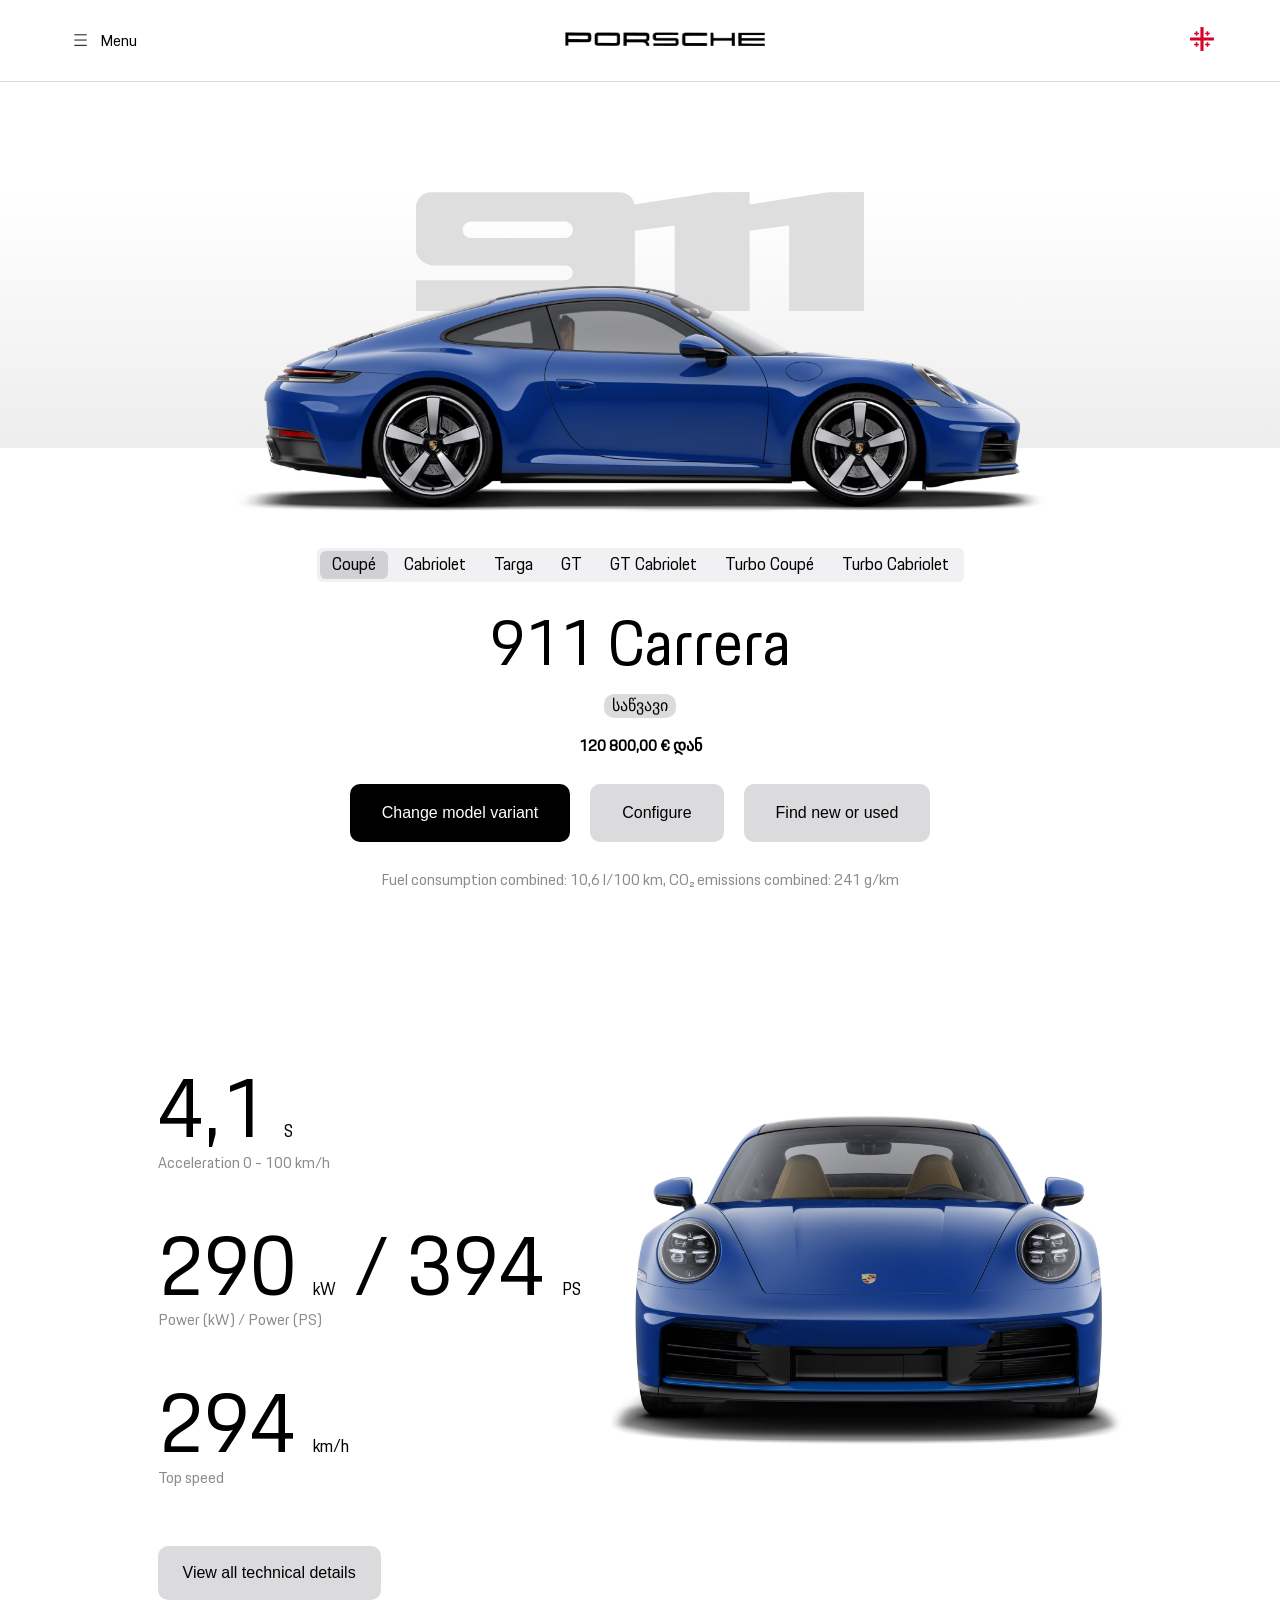
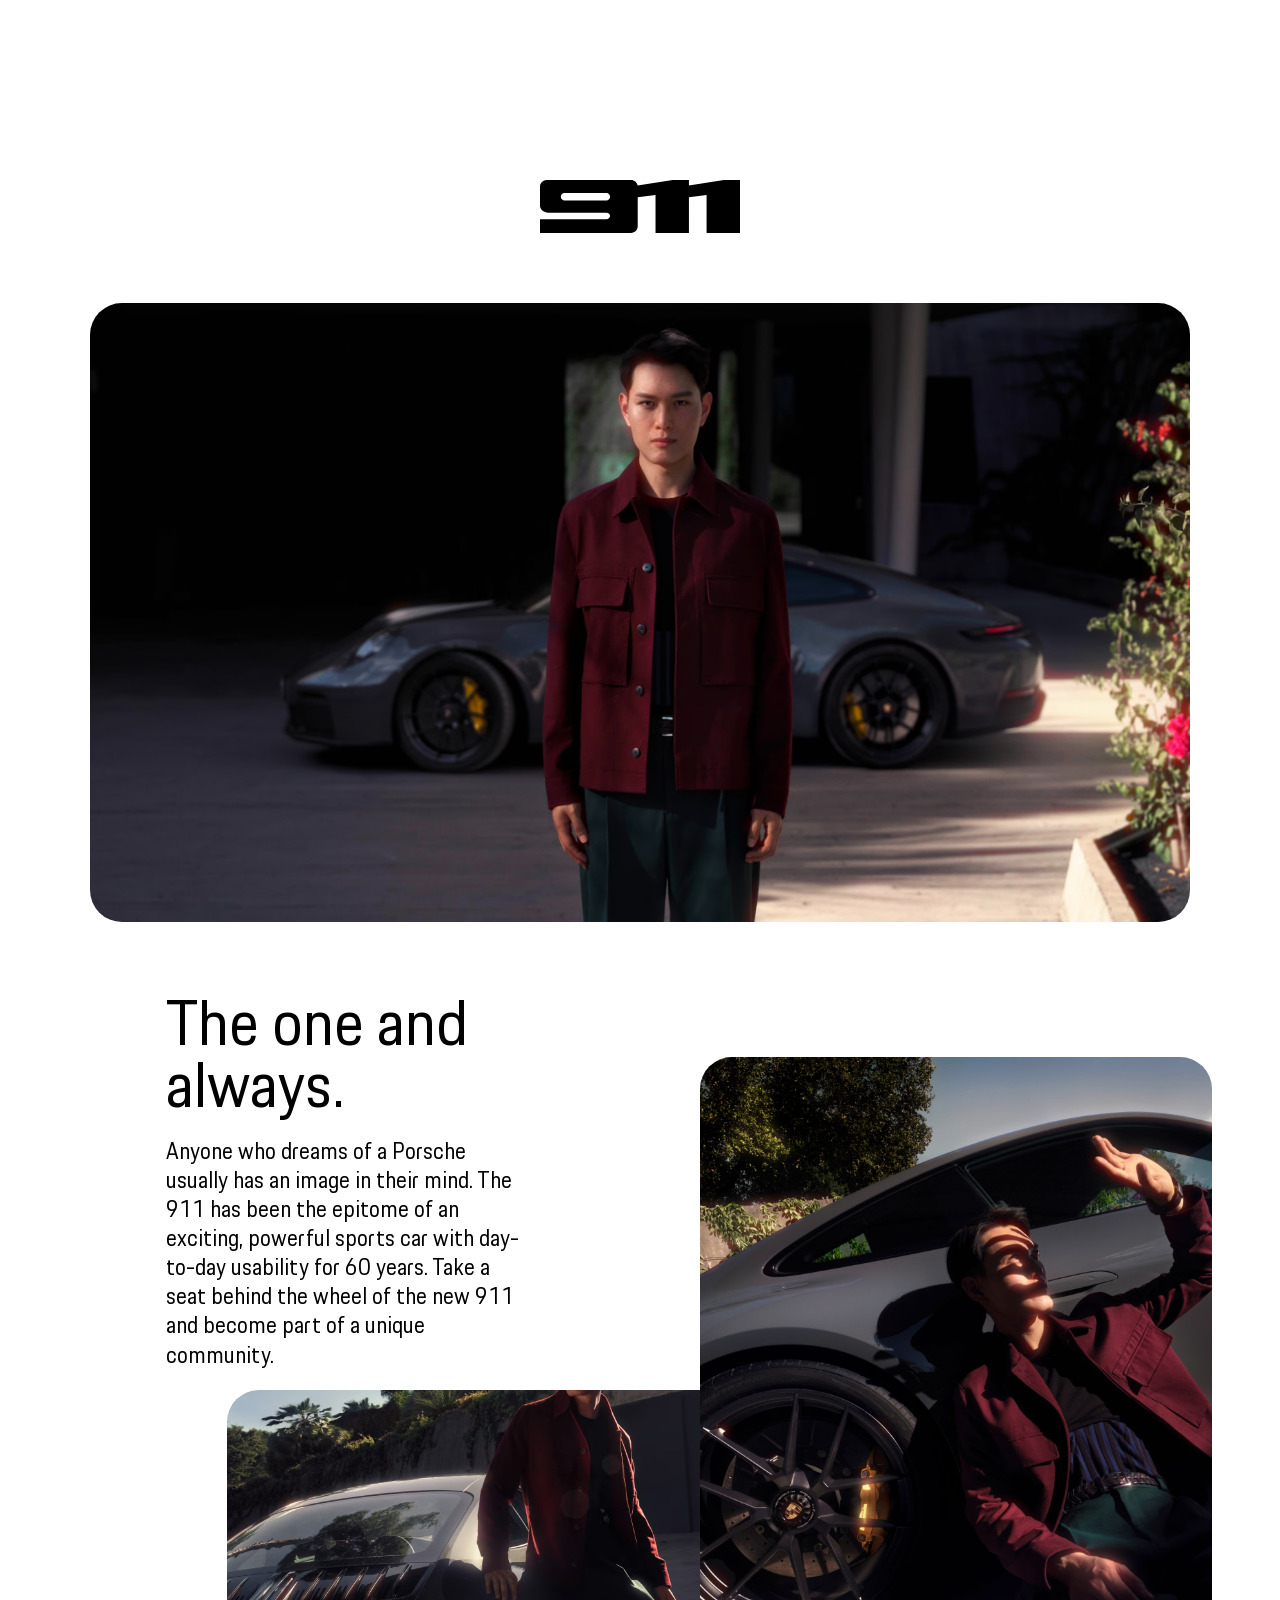
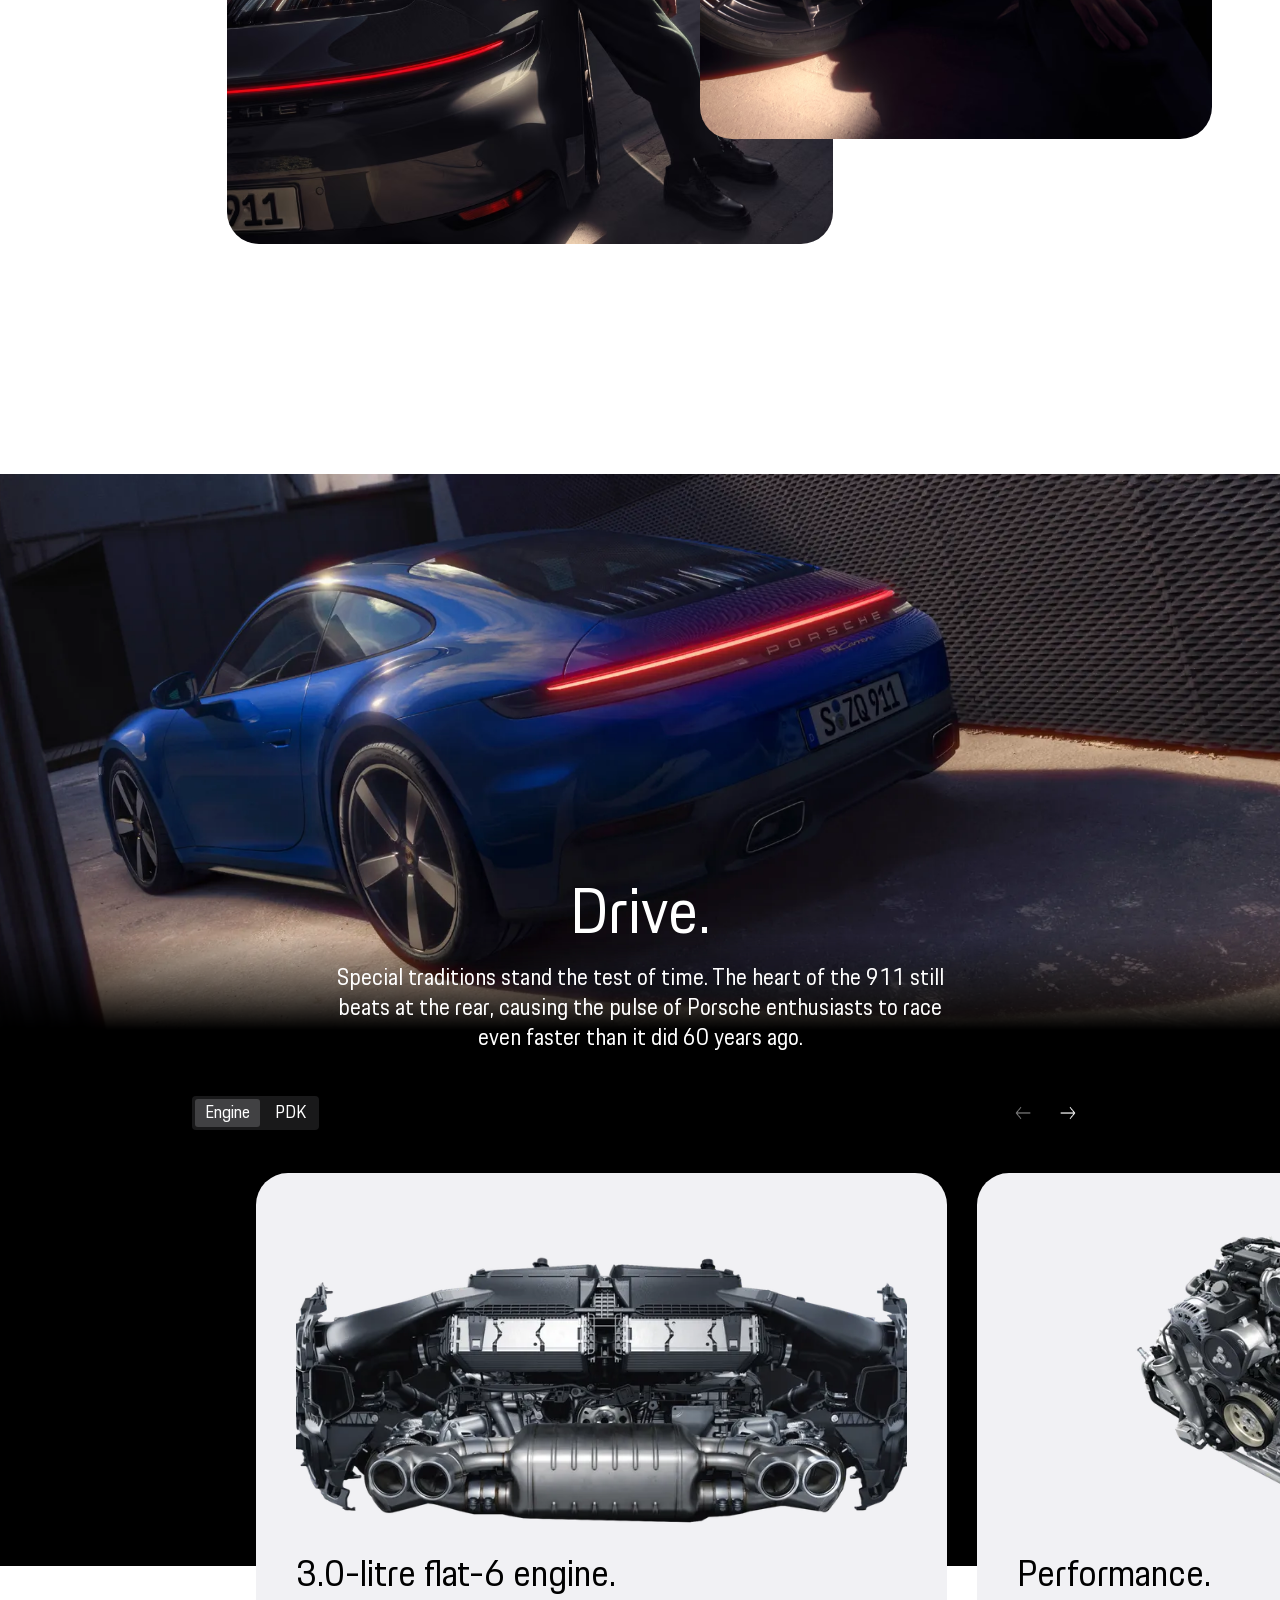
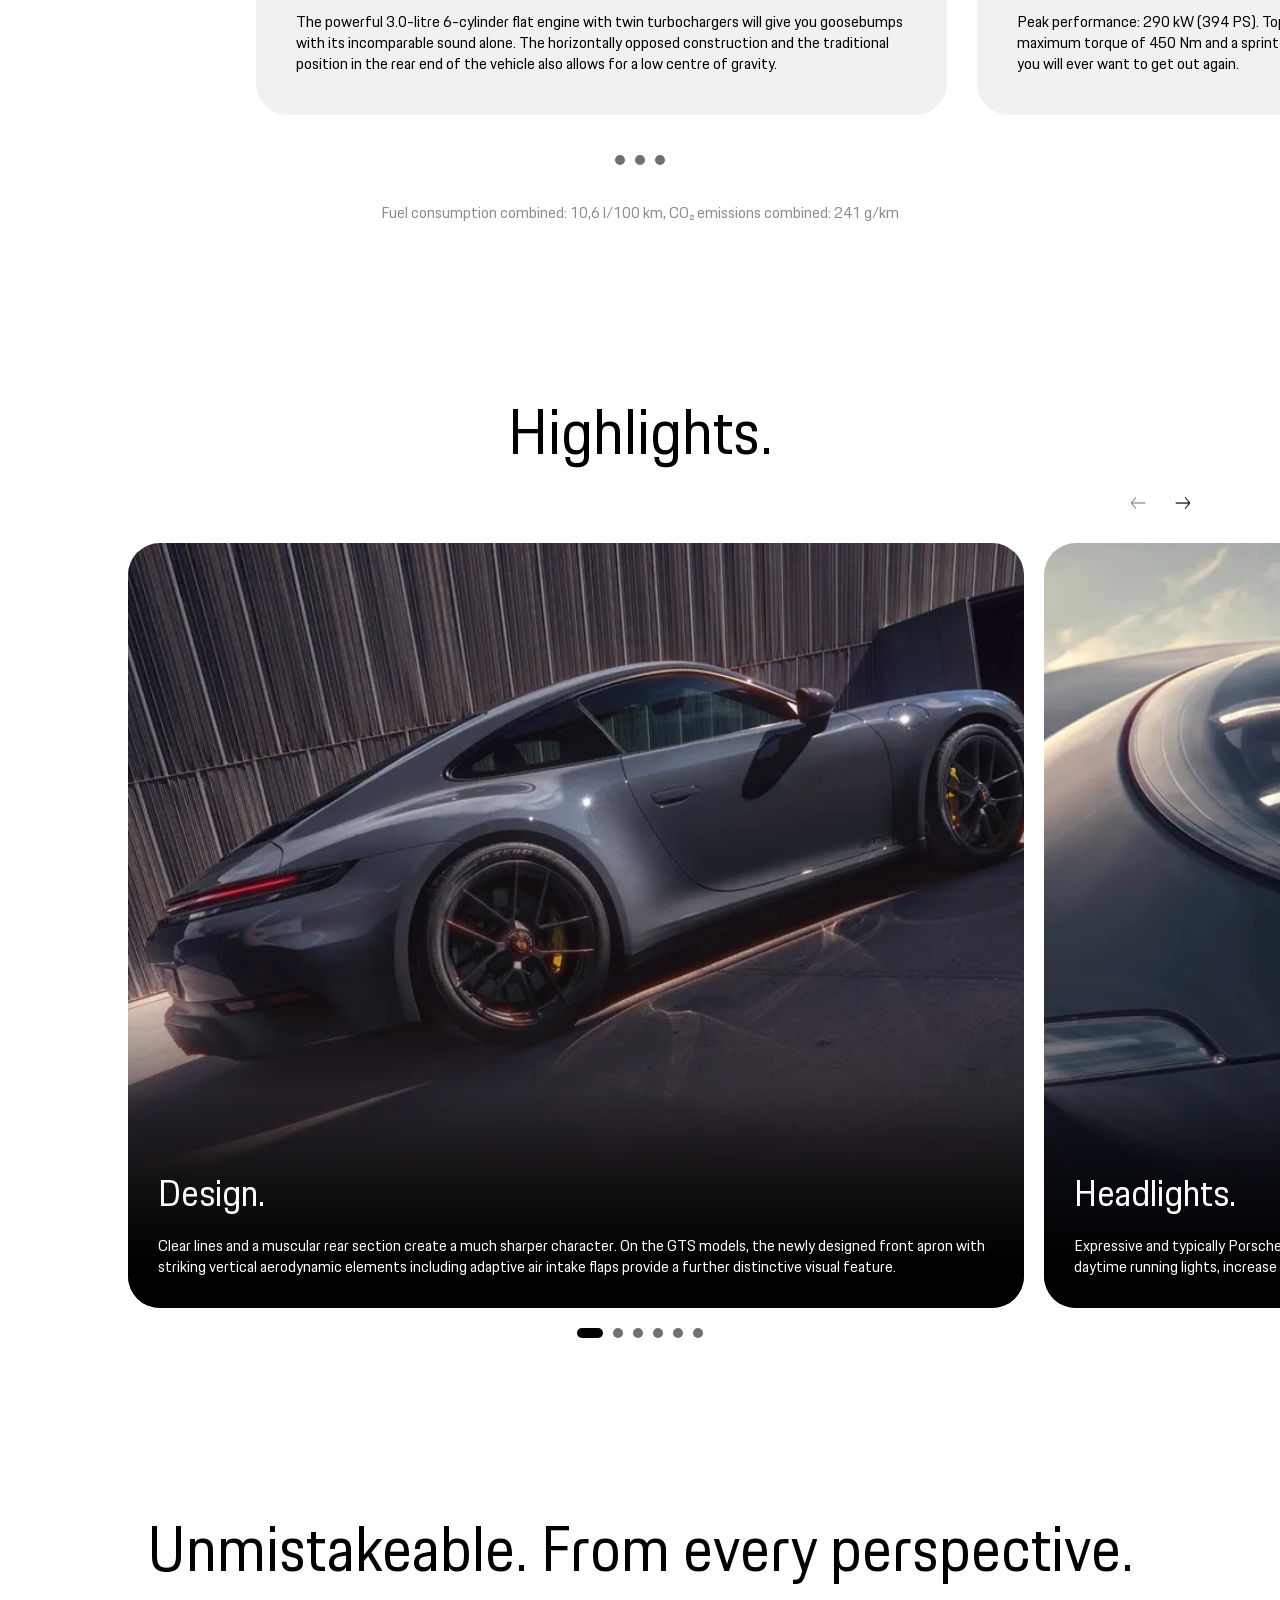
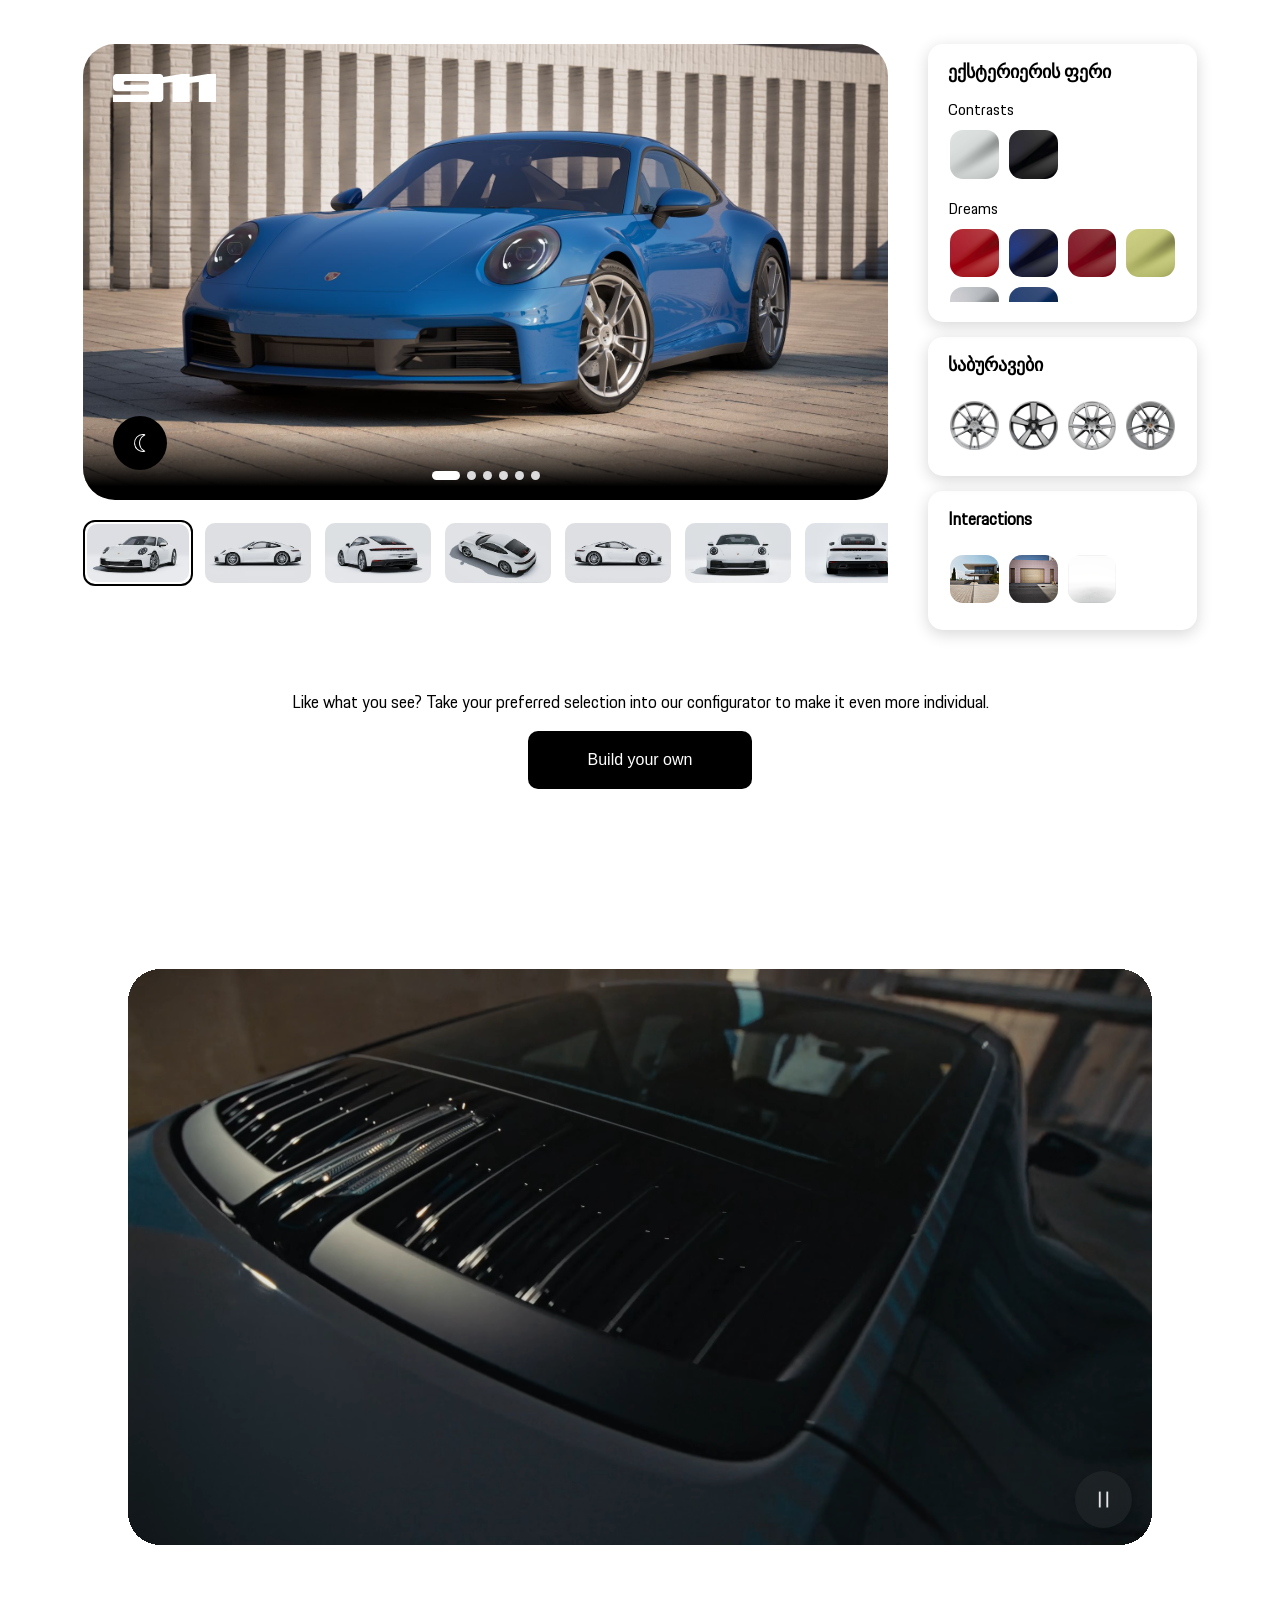
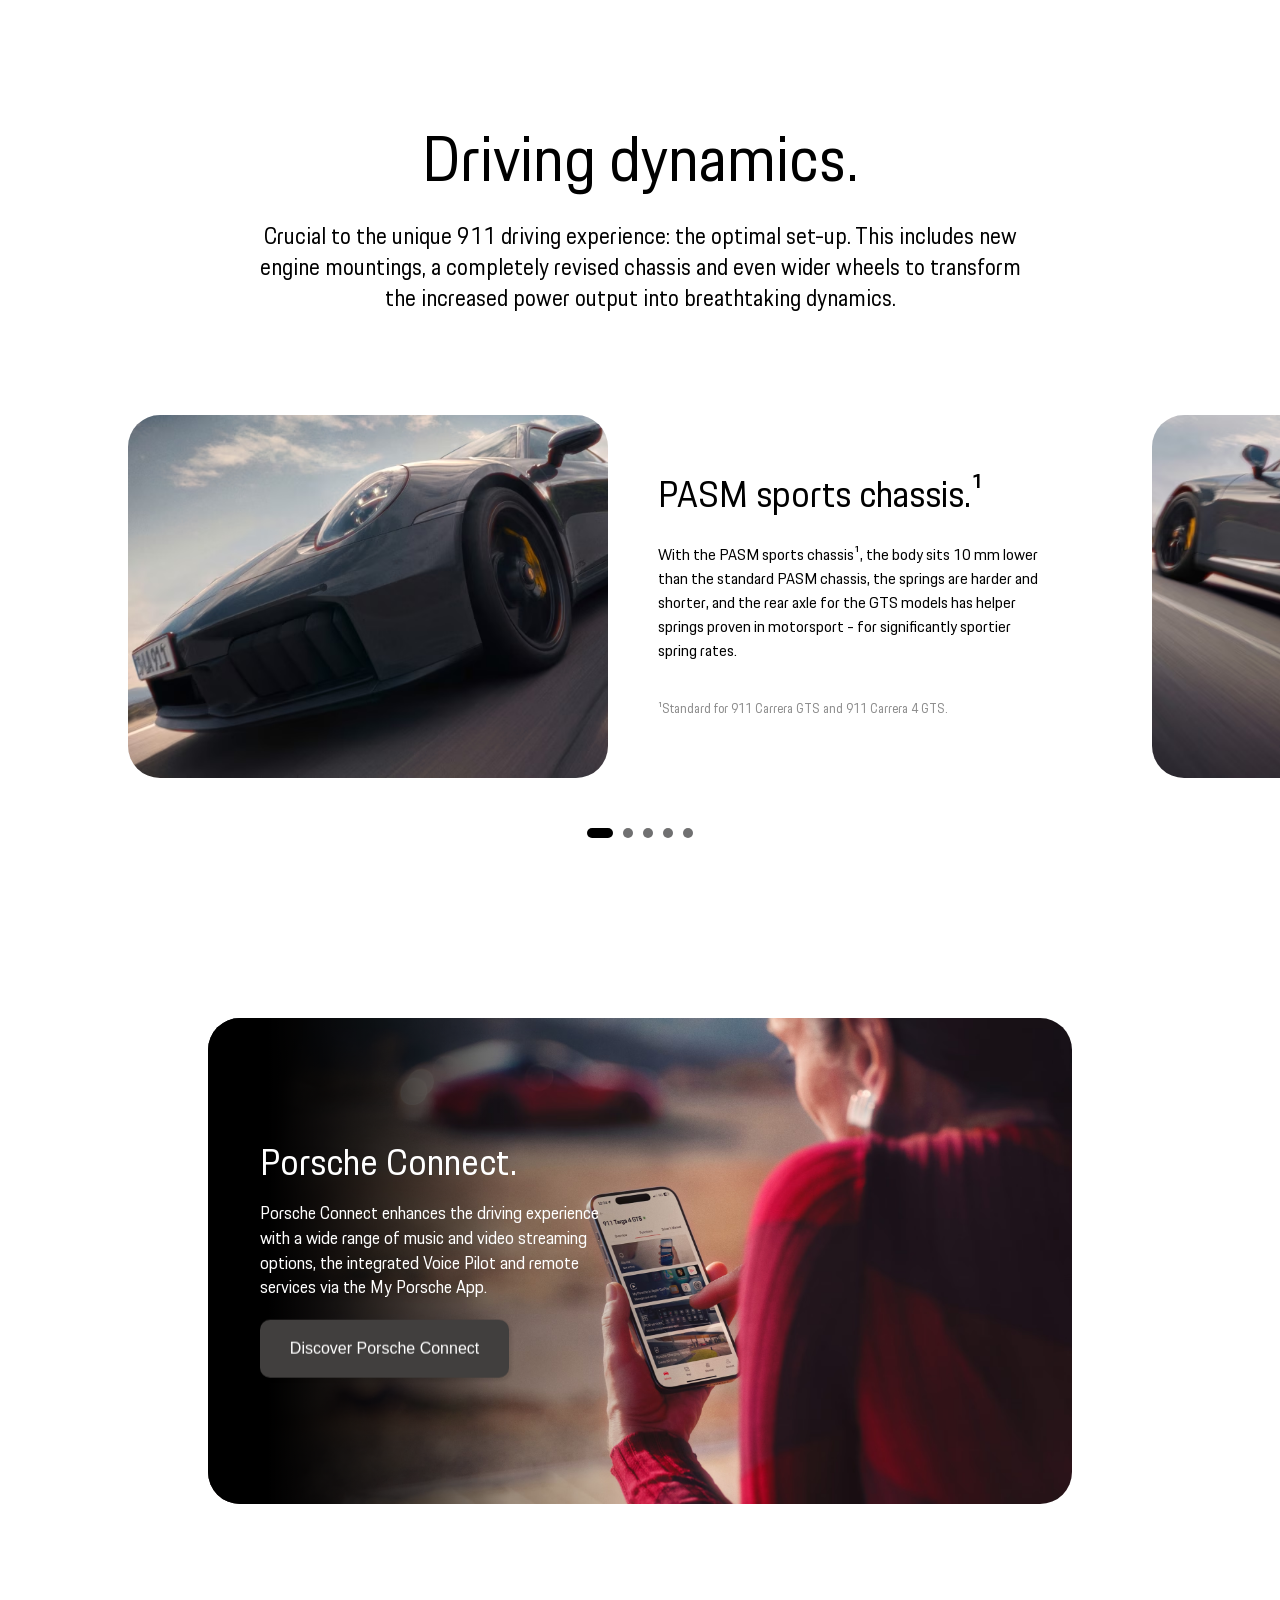
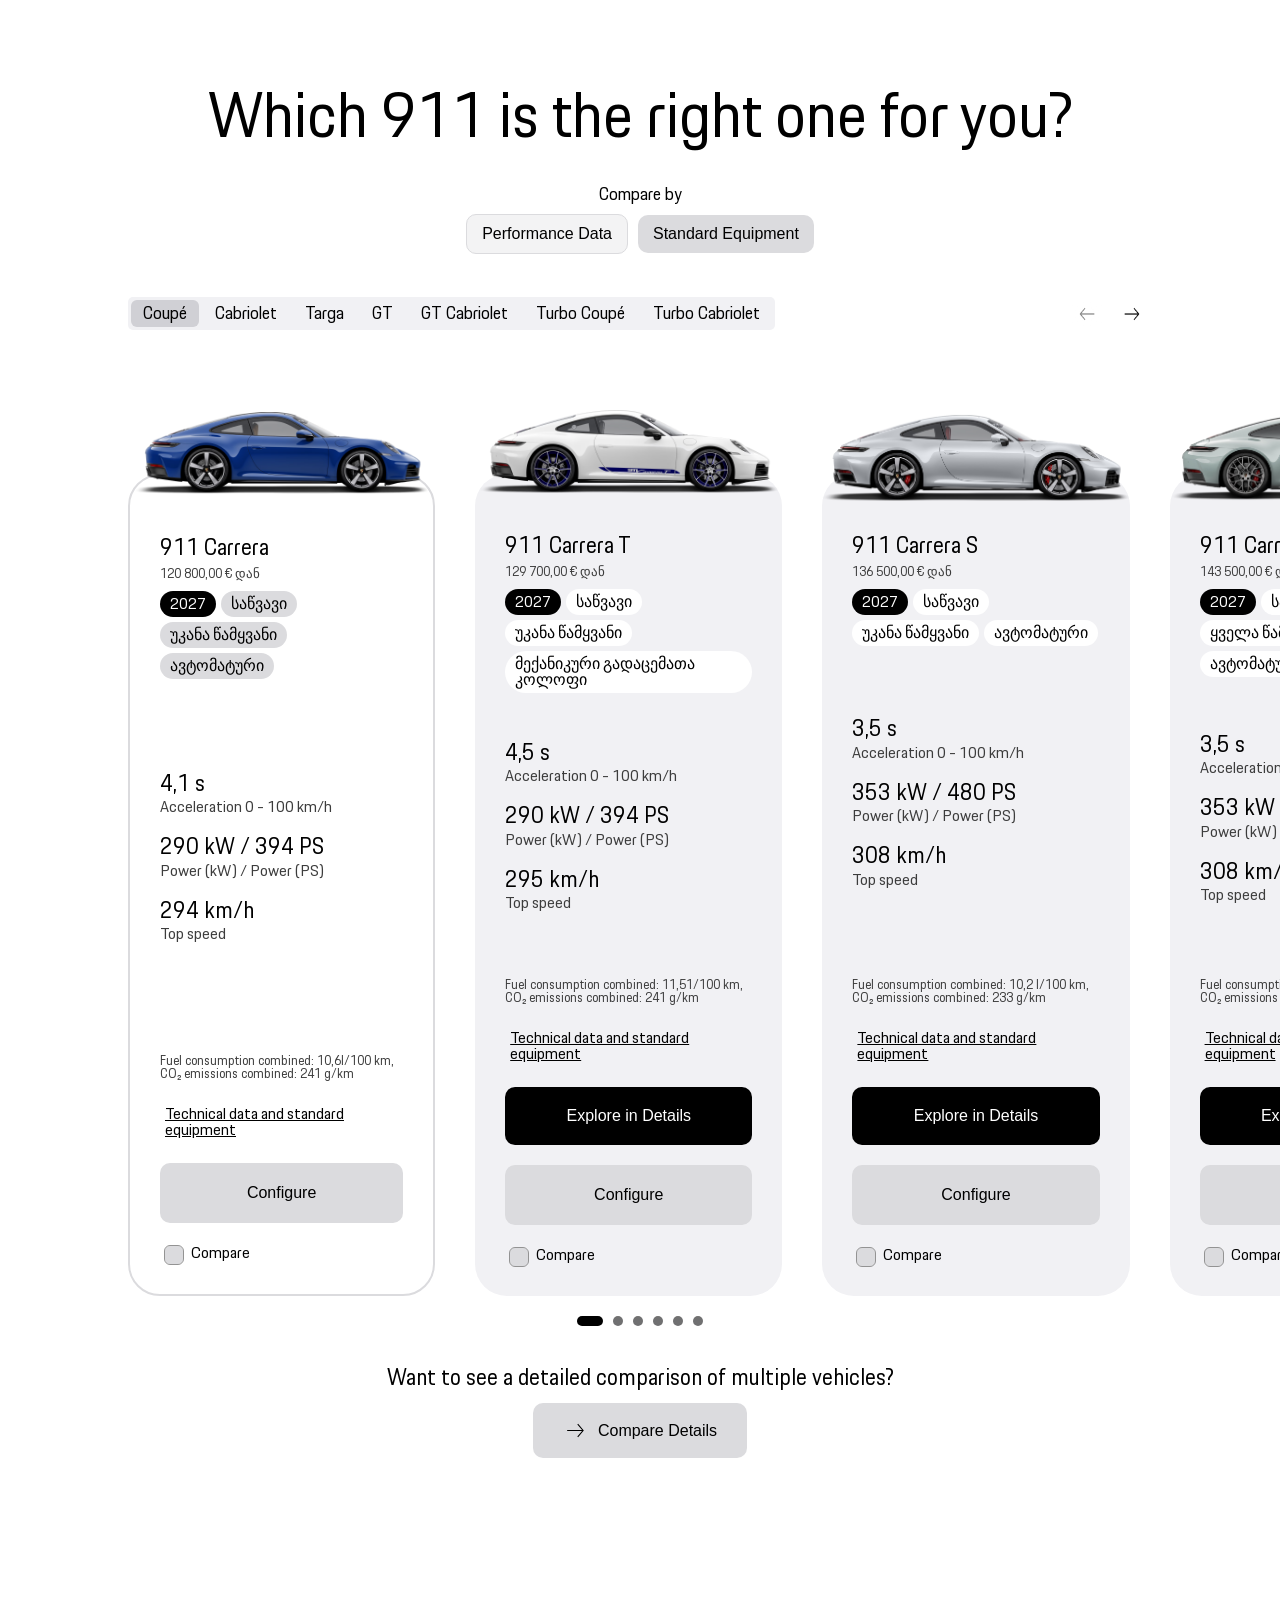
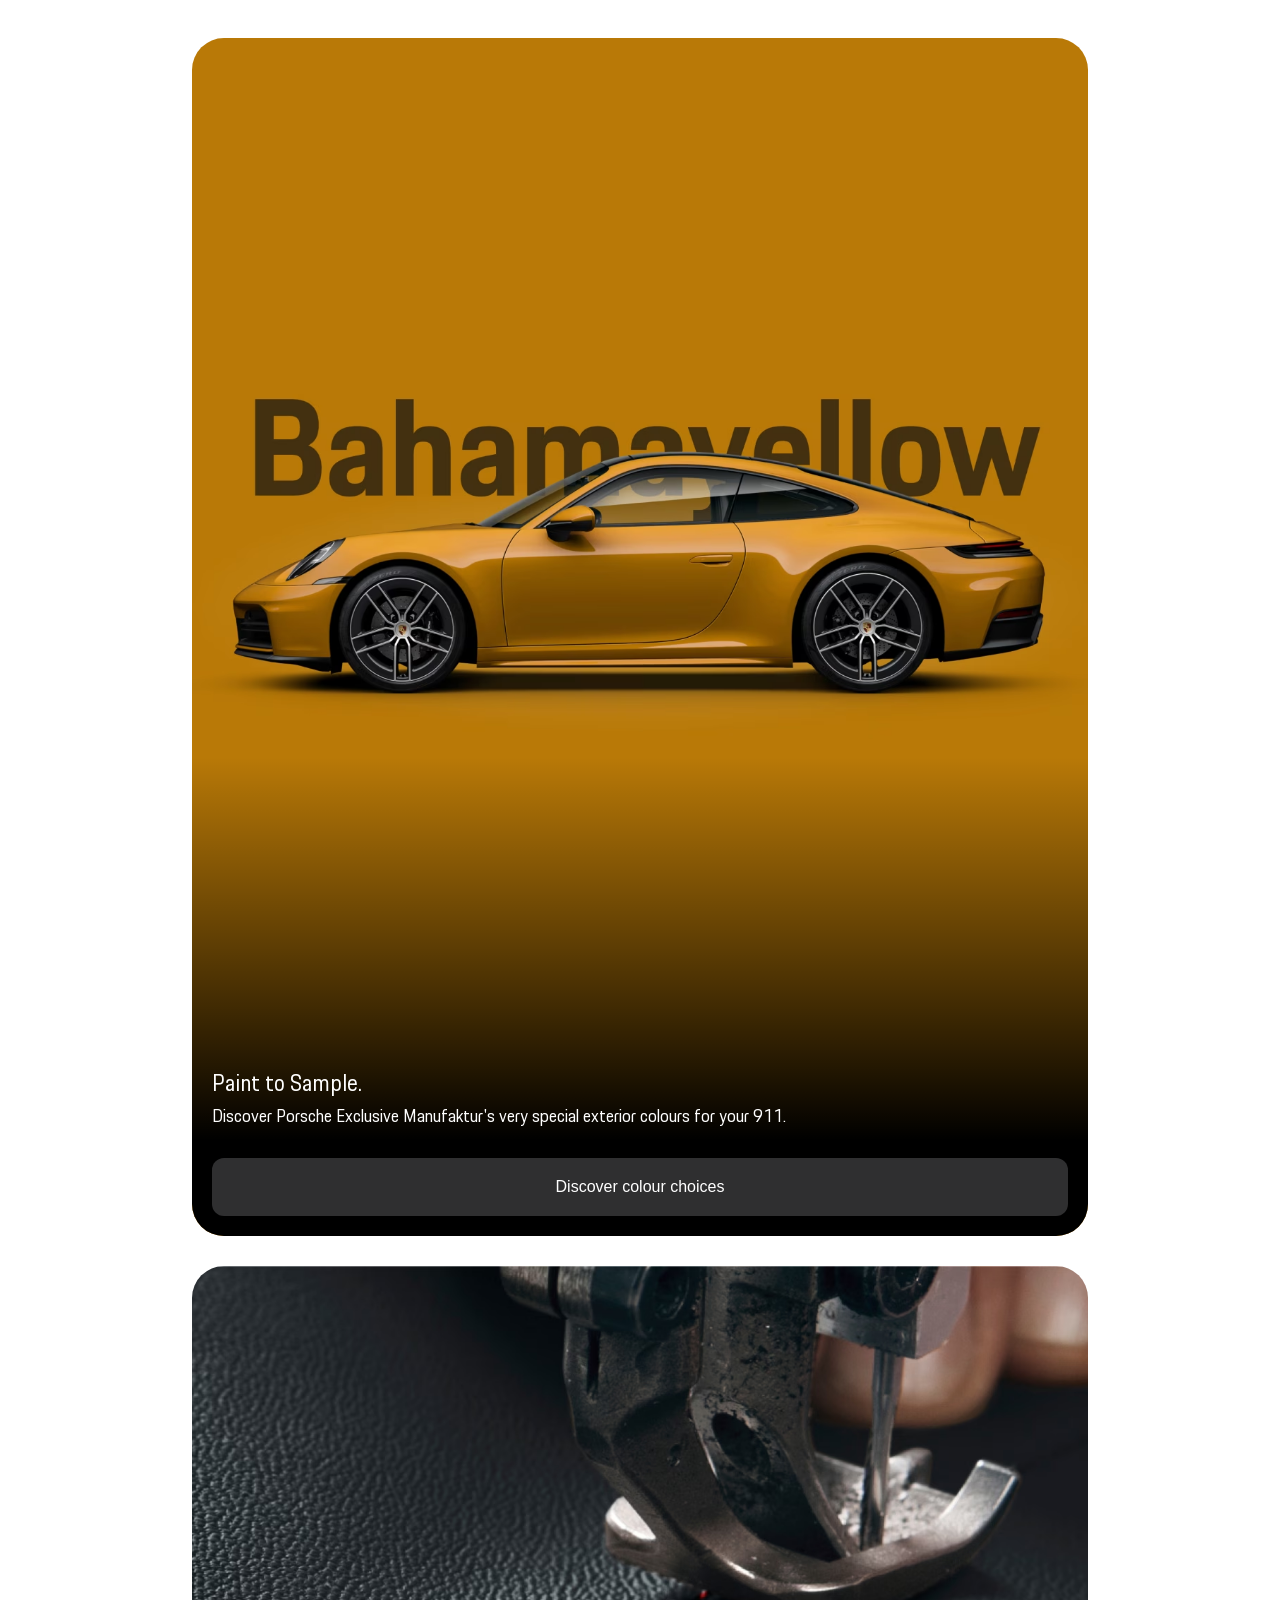
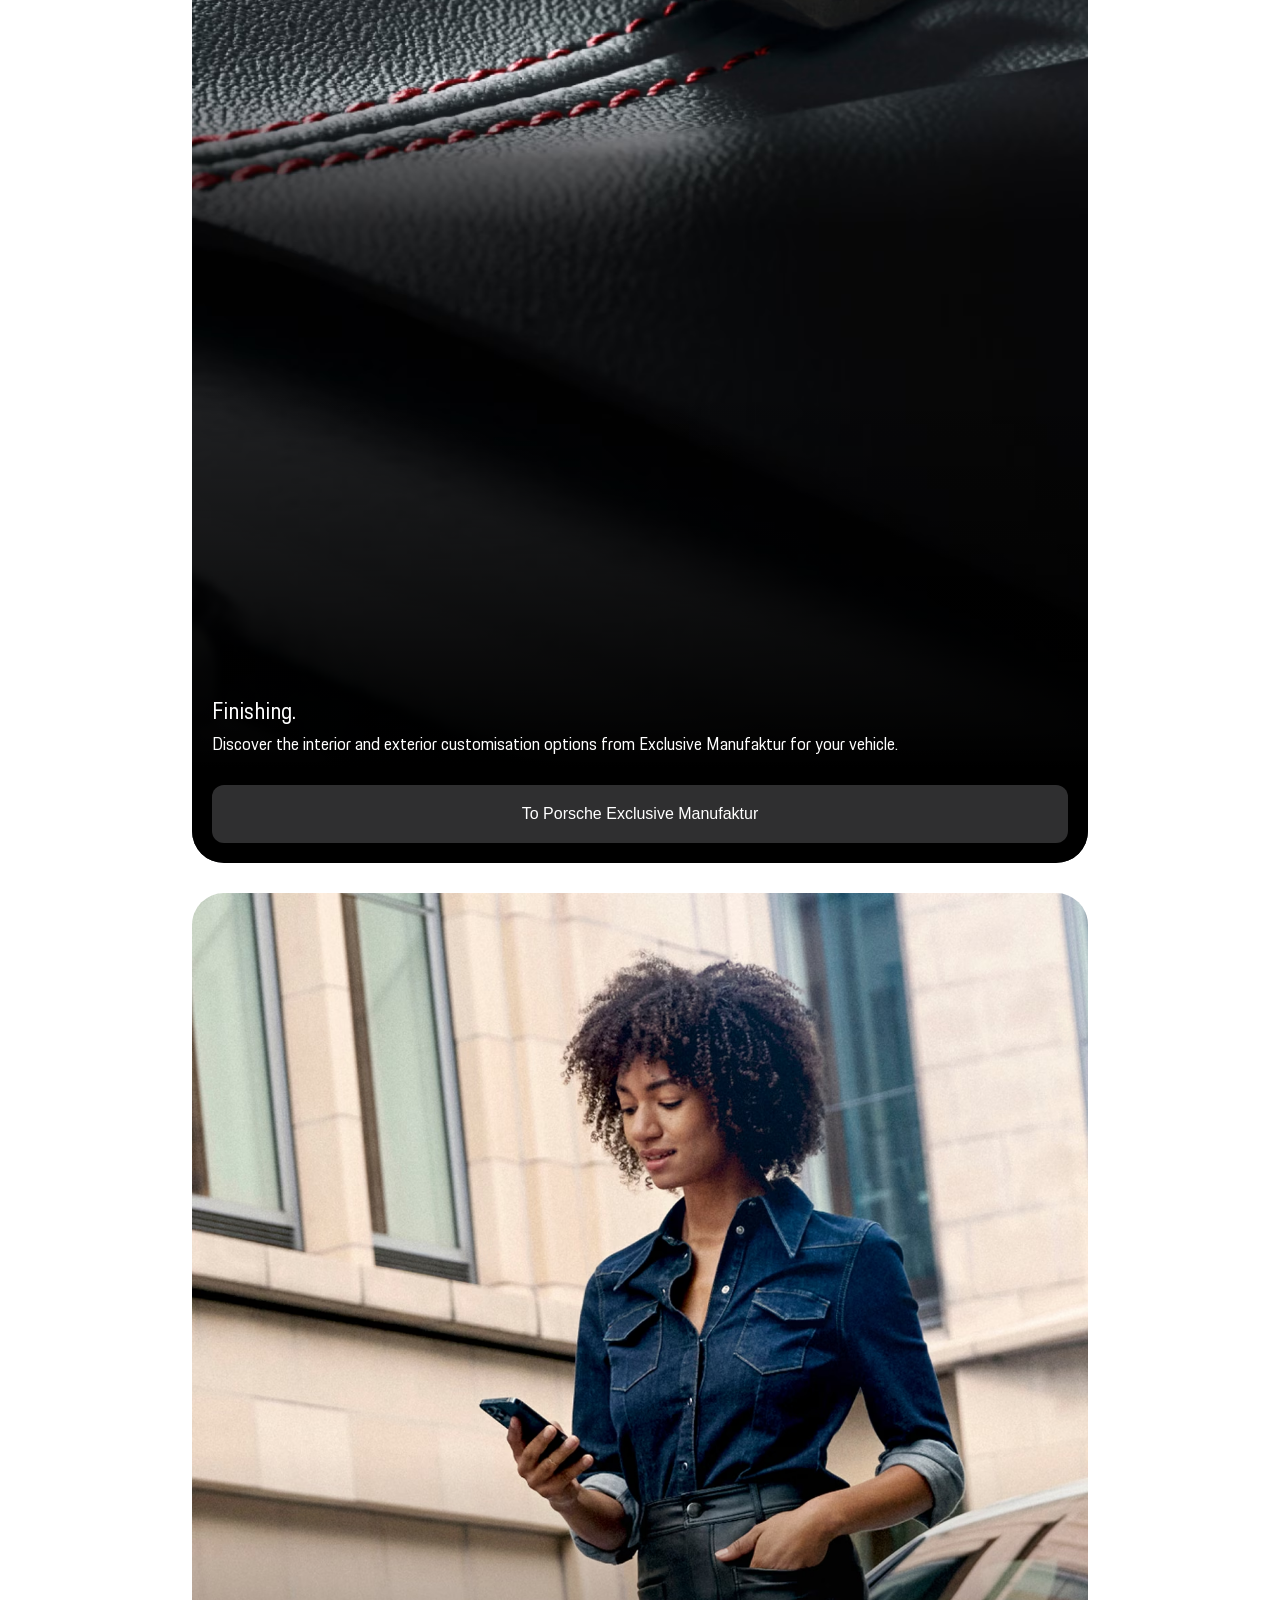
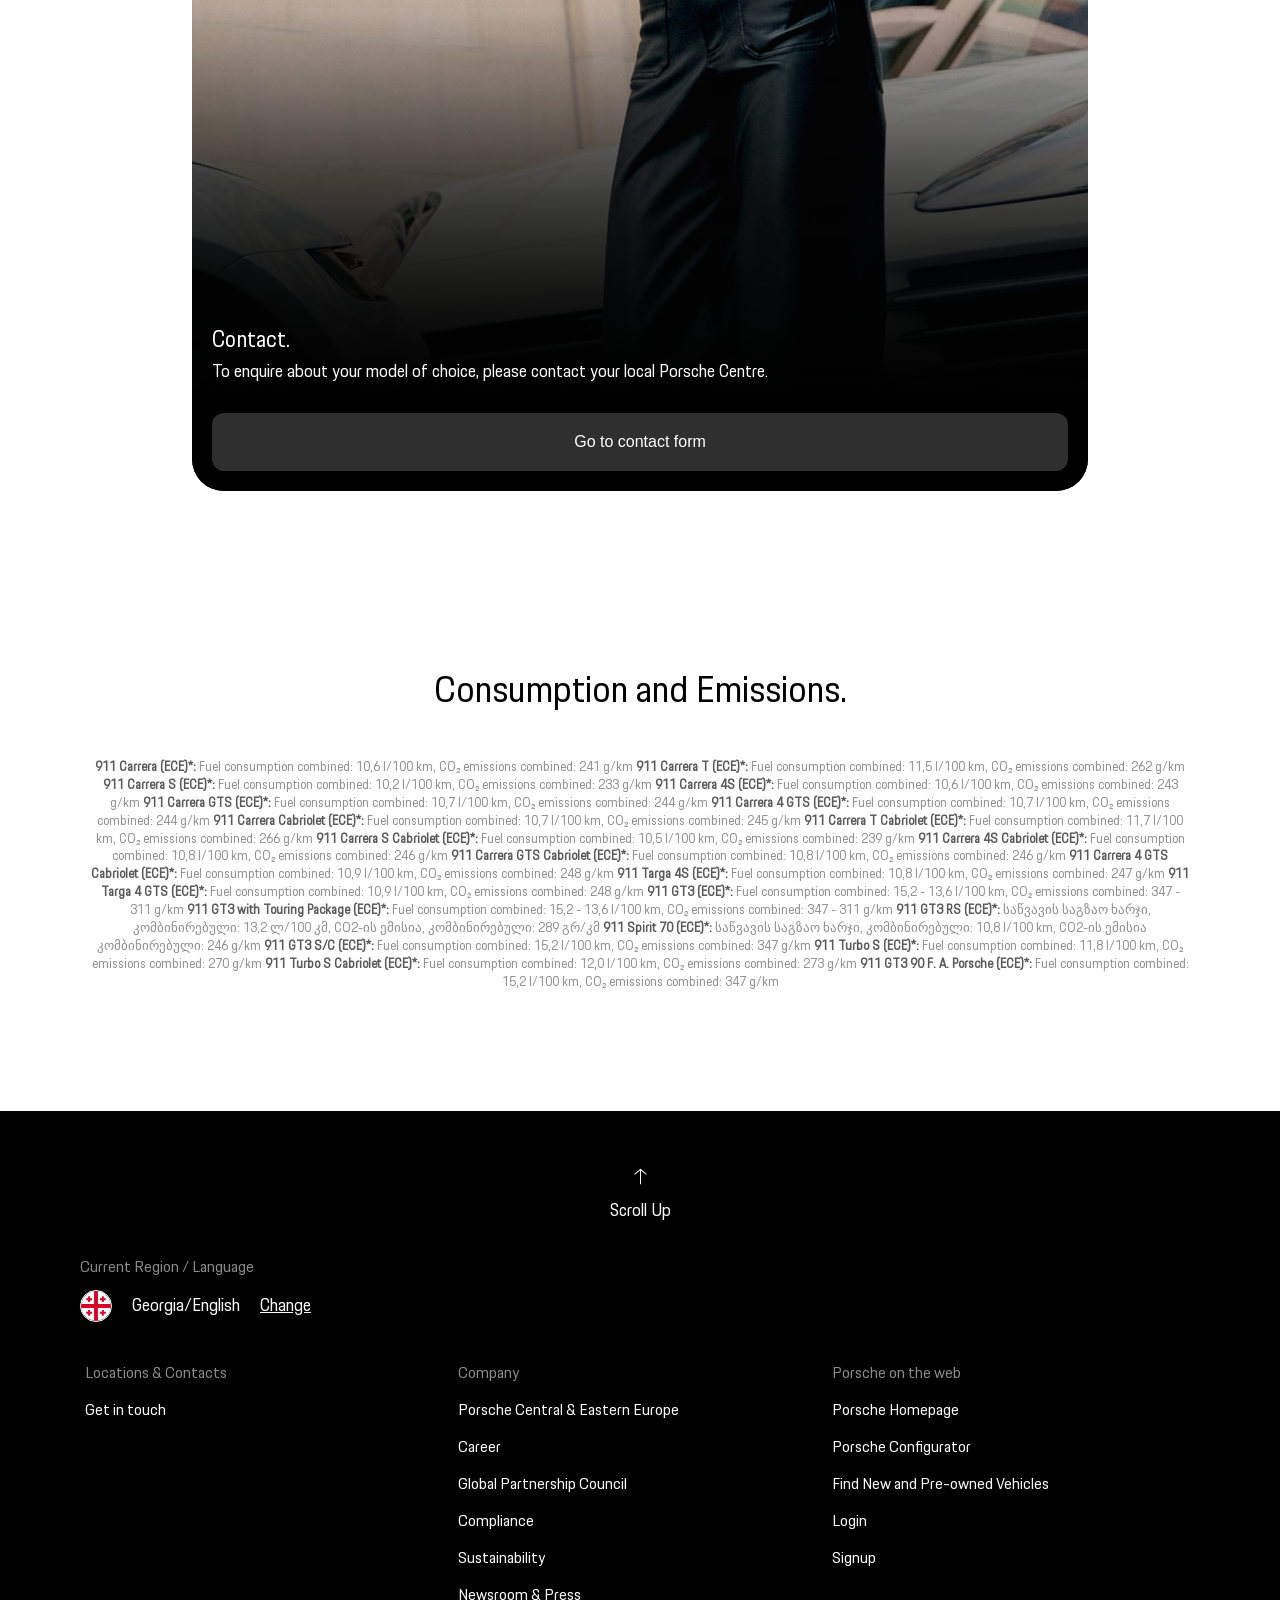
<file: pages/911.html>
﻿<!doctype html>
<html lang="en">
  <head>
    <meta charset="UTF-8" />
    <meta name="viewport" content="width=device-width, initial-scale=1.0" />
    <title>Porsche 911 Carrera | Porsche Georgia</title>
    <link
      rel="icon"
      type="image/x-icon"
      href="../assets/icons/porsche-logo.ico"
    />
    <link rel="stylesheet" href="../styles/main.css" />
  </head>
  <body class="page911">
    <aside id="sidebar">
      <div id="sidebar-background" class="background-element"></div>
      <nav>
        <button id="nav-close-btn" class="sidebar-close-btn">
          <img
            class="x-icon"
            src="../assets/icons/close.svg"
            alt="close icon"
          />
        </button>
        <div class="navigation-container">
          <div class="navigation-tabs">
            <button id="models-btn" class="navigation-btn selected">
              Models
              <img
                class="arrow-right"
                src="../assets/icons/arrow-head-right.svg"
                alt="arrow-right"
              />
            </button>
            <button id="vehicle-purchase-btn" class="navigation-btn">
              Vehicle Purchase
              <img
                class="arrow-right"
                src="../assets/icons/arrow-head-right.svg"
                alt="arrow-right"
              />
            </button>
            <button id="dealer-btn" class="navigation-btn">
              Find a Dealer
              <img
                class="arrow-right"
                src="../assets/icons/arrow-head-right.svg"
                alt="arrow-right"
              />
            </button>
          </div>
          <div class="navigation-action">
            <div class="car-models-tab navigation-tab show">
              <div class="car-model-card">
                <p class="car-model-name">718</p>
                <img
                  class="car-model-image"
                  src="../assets/images/car-models/718/718-side-profile.webp"
                  alt="porsche 911 side profile"
                />
                <div class="fuel-types">
                  <p class="fuel-type">საწვავი</p>
                </div>
              </div>
              <a href="#">
                <div class="car-model-card">
                  <p class="car-model-name">911</p>
                  <img
                    class="car-model-image"
                    src="../assets/images/car-models/911/911-side-profile.webp"
                    alt="porsche 911 side profile"
                  />
                  <div class="fuel-types">
                    <p class="fuel-type">საწვავი</p>
                  </div>
                </div>
              </a>
              <div class="car-model-card">
                <p class="car-model-name">Taycan</p>
                <img
                  class="car-model-image"
                  src="../assets/images/car-models/taycan/taycan-side-profile.webp"
                  alt="porsche 911 side profile"
                />
                <div class="fuel-types">
                  <p class="fuel-type">ელექტრო</p>
                </div>
              </div>
              <a href="./panamera.html">
              <div class="car-model-card">
                <p class="car-model-name">Panamera</p>
                <img
                  class="car-model-image"
                  src="../assets/images/car-models/panamera/panamera-side-profile.webp"
                  alt="porsche 911 side profile"
                />
                <div class="fuel-types">
                  <p class="fuel-type">ჰიბრიდული</p>
                  <p class="fuel-type">საწვავი</p>
                </div>
              </div>
              </a>
              <div class="car-model-card">
                <p class="car-model-name">Macan</p>
                <img
                  class="car-model-image"
                  src="../assets/images/car-models/macan/macan-side-profile.webp"
                  alt="porsche 911 side profile"
                />
                <div class="fuel-types">
                  <p class="fuel-type">ელექტრო</p>
                  <p class="fuel-type">საწვავი</p>
                </div>
              </div>
              <div class="car-model-card">
                <p class="car-model-name">Cayenne</p>
                <img
                  class="car-model-image"
                  src="../assets/images/car-models/cayenne/cayenne-side-profile.webp"
                  alt="porsche 911 side profile"
                />
                <div class="fuel-types">
                  <p class="fuel-type">ელექტრო</p>
                  <p class="fuel-type">ჰიბრიდული</p>
                  <p class="fuel-type">საწვავი</p>
                </div>
              </div>
            </div>
            <div class="vehicle-purchase-tab navigation-tab">
              <a href="#">Model Overview & Local Services</a>
              <a href="#">Configure</a>
              <a href="#">Compare Models</a>
              <a href="#">Saved Vehicles</a>
              <a href="#">Find New and Pre-owned Vehicles</a>
              <a href="#">E-Mobility & E-Performance</a>
              <a href="#">Genuine Accessories</a>
            </div>
            <div class="dealers-tab navigation-tab">
              <button class="find-dealer-btn">
                Search for dealers on a map
                <img
                  class="arrow-right-icon"
                  src="../assets/icons/black-arrow-right.svg"
                  alt="arrow pointing right"
                />
              </button>
              <div class="dealer-details-container">
                <p class="dealer-title">Porsche center Tbilisi</p>
                <p class="dealer-address">
                  12th km., David Agmashenebeli Alley, 0131 Tbilisi
                </p>

                <ul class="dealer-navigation-list">
                  <li class="navigation-list-item">
                    <a href="#">
                      <img
                        class="navigation-icon"
                        src="../assets/icons/pin.svg"
                        alt="pin"
                      />
                      Get Directions
                    </a>
                  </li>
                  <li class="navigation-list-item">
                    <a href="#">
                      <img
                        class="navigation-icon"
                        src="../assets/icons/globe-black.svg"
                        alt="pin"
                      />
                      Visit Dealer Website
                    </a>
                  </li>
                  <li class="navigation-list-item">
                    <a href="#">
                      <img
                        class="navigation-icon"
                        src="../assets/icons/car.svg"
                        alt="pin"
                      />
                      See Vehicles for this Dealer
                    </a>
                  </li>
                </ul>
                <button class="show-more-details-btn">
                  <img
                    class="arrow-down-icon"
                    src="../assets/icons/arrow-head-down.svg"
                    alt="arrow pointing down"
                  />how more details
                </button>
              </div>
            </div>
          </div>
        </div>
      </nav>
    </aside>
    <header class="white-header-fixed">
      <div class="header-container">
        <div class="header-left">
          <a href="#" class="model-name">911 Carrera</a>
          <a class="model-change-link" href="#">Change Model variant</a>
        </div>
        <nav class="header-right">
          <img
            class="vertical-menu-lines"
            src="../assets/icons/menu-dots-vertical.svg"
            alt=""
          />
          <ul class="nav-list">
            <li class="list-item">Configure</li>
            <li class="list-item">Find new or used</li>
            <li class="list-item">Compare</li>
          </ul>
        </nav>
      </div>
    </header>
    <main>
      <header class="white-header-static">
        <div class="header-container">
          <div id="sidebar-toggle" class="header-left">
            <img
              class="burger-menu"
              src="../assets/icons/menu-lines-white.png"
              alt="burger menu"
            />
            <p class="menu">Menu</p>
          </div>
          <div class="header-middle">
            <a href="../index.html">
              <img
                class="porsche-logo"
                src="../assets/icons/porsche-logo.png"
                alt="porsche-logo"
              />
              <img
                class="porsche-title"
                src="../assets/images/porsche-title.png"
                alt="Porsche-title"
              />
            </a>
          </div>
          <div class="header-right">
            <img
              class="globe-icon"
              src="../assets/icons/georgia.svg"
              alt="globe"
            />
            <div class="globe-tooltip">Country Selector</div>
          </div>
        </div>
      </header>
      <section id="section1" class="model-hero-section">
        <div class="section-container">
          <div class="section-up">
            <img
              class="model-signature-image"
              src="../assets/images/model-signatures/911.svg"
              alt="911 signature text"
            /><img
              class="model-side-profile-image"
              src="../assets/images/car-models/911/911-blue-carrera-side-profile.avif"
              alt="blue porsche 911 carrera side profile image"
            />
          </div>
          <div class="section-down">
            <div class="model-type-slider">
              <a class="model-type-link selected" href="#">Coupé</a>
              <a class="model-type-link" href="#">Cabriolet</a>
              <a class="model-type-link" href="#">Targa</a>
              <a class="model-type-link" href="#">GT</a>
              <a class="model-type-link" href="#">GT Cabriolet</a>
              <a class="model-type-link" href="#">Turbo Coupé</a>
              <a class="model-type-link" href="#">Turbo Cabriolet</a>
            </div>
            <div class="model-details">
              <h1 class="model-name">911 Carrera</h1>
              <div class="fuel-types">
                <p class="fuel-type">საწვავი</p>
              </div>
              <p class="model-starting-price">120 800,00 € დან</p>
            </div>
            <div class="model-btns">
              <button class="model-btn change-model-btn _BlackButton">
                <p>Change model variant</p>
              </button>
              <button class="model-btn _GrayButton configure-btn">
                Configure
              </button>
              <button class="model-btn _GrayButton">Find new or used</button>
            </div>
            <div class="additional-details">
              <p class="additional-detail">
                Fuel consumption combined: 10,6 l/100 km, CO₂ emissions
                combined: 241 g/km
              </p>
            </div>
          </div>
        </div>
      </section>
      <section id="section2" class="model-specs-section">
        <div class="section-container">
          <div class="section-content">
            <div class="model-specs-wrapper">
              <div class="model-specs">
                <div class="spec">
                  <h2 class="spec-result">4,1 <span>S</span></h2>
                  <p class="spec-description">Acceleration 0 - 100 km/h</p>
                </div>
                <div class="spec">
                  <h2 class="spec-result">
                    290 <span>kW</span> / 394 <span>PS</span>
                  </h2>
                  <p class="spec-description">Power (kW) / Power (PS)</p>
                </div>
                <div class="spec">
                  <h2 class="spec-result">294 <span>km/h</span></h2>
                  <p class="spec-description">Top speed</p>
                </div>
              </div>
            </div>
            <img
              class="model-image"
              src="../assets/images/car-models/911/911-blue-carrera-front-profile.avif"
              alt="blue porsche 911 carrera front profile"
            />
          </div>
          <button class="_GrayButton view-specs-btn">
            View all technical details
          </button>
        </div>
      </section>
      <section id="section3" class="model-testimonial-section">
        <div class="section-container">
          <img
            class="model-signature-image"
            src="../assets/images/model-signatures/911.svg"
            alt="911 signature image"
          />
          <img
            id="image1"
            class="testimonial-image image1"
            src="../assets/images/guy-staring-at-your-soul.avif"
            alt="Porsche 911 Carrera GTS in Slate Grey Neo in front of a house. Side view. Man standing in the foreground in front of the vehicle."
          />

          <div class="testimonial">
            <h2 class="testimonial-title">The one and always.</h2>
            <p class="testimonial-text">
              Anyone who dreams of a Porsche usually has an image in their mind.
              The 911 has been the epitome of an exciting, powerful sports car
              with day-to-day usability for 60 years. Take a seat behind the
              wheel of the new 911 and become part of a unique community.
            </p>
          </div>
          <img
            id="image2"
            class="testimonial-image image2"
            src="../assets/images/guy-taking-cover-from-sun.avif"
            alt="Porsche 911 Carrera GTS in Slate Grey Neo parked in the city. View of rear end. Man leans on vehicle."
          />

          <img
            id="image3"
            class="testimonial-image image3"
            src="../assets/images/guy-leaning-on-a-911.avif"
            alt="Man leaning against the side of the Porsche 911 Carrera GTS in Slate Grey Neo shading his face from the sun."
          />
        </div>
      </section>
      <section id="section4" class="model-details-section">
        <div class="section-container">
          <div class="section-up subsection">
            <div class="image-container">
              <img
                class="subsection-image"
                src="../assets/images/car-models/911/911-blue-carrera-driving.webp"
                alt="Porsche 911 Carrera GTS in Slate Grey Neo driving on a road. Front view from the front."
              />
            </div>

            <div class="subsection-text-container">
              <div class="subsection-text-wrapper">
                <h2 class="subsection-title">Drive.</h2>
                <p class="subsection-text">
                  Special traditions stand the test of time. The heart of the
                  911 still beats at the rear, causing the pulse of Porsche
                  enthusiasts to race even faster than it did 60 years ago.
                </p>
              </div>
            </div>
          </div>
          <div class="section-down car-parts-slider subsection">
            <div class="slider-nav-buttons">
              <div class="model-part-links">
                <a class="model-part-link selected" href="#slide1">Engine</a>
                <a class="model-part-link" href="#slide3">PDK</a>
              </div>
              <div class="arrow-btns _NavigationArrowButtons">
                <button
                  class="_ArrowButton car-part-arrow-btn arrow-btn-left disabled"
                >
                  <img
                    class="arrow-icon"
                    src="../assets/icons/white-arrow-right.png"
                    alt="white arrow pointing right"
                  />
                </button>
                <button class="_ArrowButton arrow-btn-right car-part-arrow-btn">
                  <img
                    class="arrow-icon"
                    src="../assets/icons/white-arrow-right.png"
                    alt="white arrow pointing left"
                  />
                </button>
              </div>
            </div>

            <div class="slider-wrapper">
              <div class="slider">
                <div id="slide1" class="slider-card car-part-slide">
                  <img
                    class="slider-image"
                    src="../assets/images/engine-parts/engine.webp"
                    alt="Porsche 911 exhaust part"
                  />
                  <div class="model-part-text">
                    <h3 class="model-part-title">3.0-litre flat-6 engine.</h3>
                    <p class="model-part-description">
                      The powerful 3.0-litre 6-cylinder flat engine with twin
                      turbochargers will give you goosebumps with its
                      incomparable sound alone. The horizontally opposed
                      construction and the traditional position in the rear end
                      of the vehicle also allows for a low centre of gravity.
                    </p>
                  </div>
                </div>
                <div id="slide2" class="slider-card car-part-slide">
                  <img
                    class="slider-image"
                    src="../assets/images/engine-parts/engine2.webp"
                    alt="Porsche 911 exhaust part"
                  />
                  <div class="model-part-text">
                    <h3 class="model-part-title">Performance.</h3>
                    <p class="model-part-description">
                      Peak performance: 290 kW (394 PS). Top speed: 294 km/h.
                      With this technical data, a maximum torque of 450 Nm and a
                      sprint from 0 to 100 km/h in 4,1 s, it's highly unlikely
                      that you will ever want to get out again.
                    </p>
                  </div>
                </div>
                <div id="slide3" class="slider-card car-part-slide">
                  <img
                    class="slider-image"
                    src="../assets/images/engine-parts/transmission.webp"
                    alt="Porsche 911 exhaust part"
                  />
                  <div class="model-part-text">
                    <h3 class="model-part-title">PDK.</h3>
                    <p class="model-part-description">
                      The 8-speed Porsche Doppelkupplung (PDK) allows extremely
                      fast gear changes without interrupting the flow of power -
                      even by a millisecond. The PDK combines sports tuning in
                      1st to 6th gear with efficient overdrive ratios (7th and
                      8th gear).
                    </p>
                  </div>
                </div>
              </div>
            </div>
            <div class="slider-navigation">
              <a
                class="navigation-link car-part-navigation-link"
                href="#slide1"
              ></a>
              <a
                class="navigation-link car-part-navigation-link"
                href="#slide2"
              ></a>
              <a
                class="navigation-link car-part-navigation-link"
                href="#slide3"
              ></a>
            </div>
            <p class="fuel-consumption-text">
              Fuel consumption combined: 10,6 l/100 km, CO₂ emissions combined:
              241 g/km
            </p>
          </div>
        </div>
      </section>
      <section id="section5" class="highlights-section">
        <div class="section-container">
          <h2 class="section-heading">Highlights.</h2>
          <div class="arrow-btns _NavigationArrowButtons">
            <button
              class="_ArrowButton highlights-arrow-btn arrow-btn-left disabled"
            >
              <img
                class="arrow-icon"
                src="../assets/icons/white-arrow-right.png"
                alt="white arrow pointing right"
              />
            </button>
            <button
              class="_ArrowButton highlights-arrow-btn arrow-btn-right highlights-arrow"
            >
              <img
                class="arrow-icon"
                src="../assets/icons/white-arrow-right.png"
                alt="white arrow pointing left"
              />
            </button>
          </div>
          <div class="slider-wrapper">
            <div class="slider">
              <div class="slider-card highlights-slide" id="highlights-slide1">
                <div class="slider-media">
                  <img
                    class="slider-image"
                    src="../assets/images/car-models/911/911-gray-carrera-side.webp"
                    alt="Porsche 911 Carrera GTS in Slate Grey Neo in front of a Dark Grey wall. Side view."
                  />
                </div>
                <div class="slider-body">
                  <h3 class="slider-heading">Design.</h3>
                  <p class="slider-description">
                    Clear lines and a muscular rear section create a much
                    sharper character. On the GTS models, the newly designed
                    front apron with striking vertical aerodynamic elements
                    including adaptive air intake flaps provide a further
                    distinctive visual feature.
                  </p>
                </div>
              </div>
              <div class="slider-card highlights-slide" id="highlights-slide2">
                <div class="slider-media">
                  <img
                    class="slider-image"
                    src="../assets/images/car-models/911/911-gray-carrera-headlights.webp"
                    alt="Porsche 911 Carrera GTS in Slate Grey Neo in front of a Dark Grey wall. Side view."
                  />
                </div>
                <div class="slider-body">
                  <h3 class="slider-heading">Headlights.</h3>
                  <p class="slider-description">
                    Expressive and typically Porsche: the new Matrix LED main
                    headlights, including all lighting functions such as the
                    4-point daytime running lights, increase the distinctive
                    look of the 911 from afar with their lighting signature.
                  </p>
                </div>
              </div>
              <div class="slider-card highlights-slide" id="highlights-slide3">
                <div class="slider-media">
                  <img
                    class="slider-image"
                    src="../assets/images/car-models/911/911-gray-carrera-back.webp"
                    alt="Porsche 911 Carrera GTS in Slate Grey Neo driving on a road. Rear and side view."
                  />
                </div>
                <div class="slider-body">
                  <h3 class="slider-heading">Dynamics.</h3>
                  <p class="slider-description">
                    The PASM sports chassis (-10 mm) with helper springs at the
                    rear and the rear-axle steering increase the performance on
                    the circuit as standard on the 911 Carrera GTS models.
                  </p>
                </div>
              </div>
              <div class="slider-card highlights-slide" id="highlights-slide4">
                <div class="slider-media">
                  <img
                    class="slider-image"
                    src="../assets/images/car-models/911/911-gray-carrera-interior-display.webp"
                    alt="Interior of the Porsche 911 Carrera GTS. View of the infotainment system - called the Porsche Communication Management System (PCM)."
                  />
                </div>
                <div class="slider-body">
                  <h3 class="slider-heading">Porsche Digital Interaction.</h3>
                  <p class="slider-description">
                    The new Porsche DI user interface sets new standards with
                    intuitive operation, customisable widgets and a modern look
                    and feel.
                  </p>
                </div>
              </div>
              <div class="slider-card highlights-slide" id="highlights-slide5">
                <div class="slider-media">
                  <img
                    class="slider-image"
                    src="../assets/images/car-models/911/911-gray-carrera-car-play.webp"
                    alt="Interior of the Porsche 911 Carrera GTS. View of the infotainment system - called the Porsche Communication Management System (PCM)."
                  />
                </div>
                <div class="slider-body">
                  <h3 class="slider-heading">App Centre.</h3>
                  <p class="slider-description">
                    Smart infotainment: The App Centre brings a wide range of
                    apps straight to your Porsche. If desired, you can control
                    it via the AI Voice Pilot - precisely, using natural
                    language, and tailored to the driver and passengers.
                  </p>
                </div>
              </div>
              <div class="slider-card highlights-slide" id="highlights-slide6">
                <div class="slider-media">
                  <img
                    class="slider-image"
                    src="../assets/images/porsche-designer.webp"
                    alt="Porsche Design custom-built timepieces (watch)."
                  />
                </div>
                <div class="slider-body">
                  <h3 class="slider-heading">
                    Porsche Design custom-built timepieces.
                  </h3>
                  <p class="slider-description">
                    The sports car for your wrist. Make a statement for
                    unlimited individuality with the configurable timepieces
                    from Porsche Design.
                  </p>
                </div>
              </div>
            </div>
          </div>
          <div class="slider-navigation">
            <a class="navigation-link selected" href="#highlights-slide1"></a>
            <a class="navigation-link" href="#highlights-slide2"></a>
            <a class="navigation-link" href="#highlights-slide3"></a>
            <a class="navigation-link" href="#highlights-slide4"></a>
            <a class="navigation-link" href="#highlights-slide5"></a>
            <a class="navigation-link" href="#highlights-slide6"></a>
          </div>
        </div>
      </section>
      <section id="section6" class="model-configuration-section">
        <div class="section-container">
          <h2 class="section-heading section-title">
            Unmistakeable. From every perspective.
          </h2>
          <div class="model-config-window">
            <div class="config-left">
              <div class="main-window">
                <div class="theme-controller">
                  <img
                    class="moon-icon"
                    src="../assets/icons/moon.svg"
                    alt="moon icon"
                  />
                </div>
                <img
                  class="model-signature-text"
                  src="../assets/images/model-signatures/911.svg"
                  alt="911 model signature text"
                />
                <div class="background-media">
                  <img
                    class="background-image"
                    src="../assets/images/car-models/911/911-configuration-blue.jpeg"
                    alt="light blue porsche 911 front part"
                  />
                </div>
                <div class="slider-navigation">
                  <div class="navigation-item selected"></div>
                  <div class="navigation-item"></div>
                  <div class="navigation-item"></div>
                  <div class="navigation-item"></div>
                  <div class="navigation-item"></div>
                  <div class="navigation-item"></div>
                </div>
              </div>
              <div class="thumbnails">
                <div class="thumbnail selected">
                  <img
                    class="thumbnail-image"
                    src="../assets/images/car-models/911/thumbnails/911-thumbnail-front.jpg"
                    alt="Porsche 911 "
                  />
                </div>
                <div class="thumbnail">
                  <img
                    class="thumbnail-image"
                    src="../assets/images/car-models/911/thumbnails/911-thumbnail-left.jpg"
                    alt="Porsche 911 "
                  />
                </div>
                <div class="thumbnail">
                  <img
                    class="thumbnail-image"
                    src="../assets/images/car-models/911/thumbnails/911-thumbnail-back.jpg"
                    alt="Porsche 911 "
                  />
                </div>
                <div class="thumbnail">
                  <img
                    class="thumbnail-image"
                    src="../assets/images/car-models/911/thumbnails/911-thumbnail-top.jpg"
                    alt="Porsche 911 "
                  />
                </div>
                <div class="thumbnail">
                  <img
                    class="thumbnail-image"
                    src="../assets/images/car-models/911/thumbnails/911-thumbnail-right.jpg"
                    alt="Porsche 911 "
                  />
                </div>
                <div class="thumbnail">
                  <img
                    class="thumbnail-image"
                    src="../assets/images/car-models/911/thumbnails/911-thumbnail-front2.jpg"
                    alt="Porsche 911 "
                  />
                </div>
                <div class="thumbnail">
                  <img
                    class="thumbnail-image"
                    src="../assets/images/car-models/911/thumbnails/911-thumbnail-back2.jpg"
                    alt="Porsche 911 "
                  />
                </div>
                <div class="thumbnail">
                  <img
                    class="thumbnail-image"
                    src="../assets/images/car-models/911/thumbnails/911-thumbnail-interior.jpg"
                    alt="Porsche 911 "
                  />
                </div>
                <div class="thumbnail">
                  <img
                    class="thumbnail-image"
                    src="../assets/images/car-models/911/thumbnails/911-thumbnail-interior-front-seats.jpg"
                    alt="Porsche 911 "
                  />
                </div>
                <div class="thumbnail">
                  <img
                    class="thumbnail-image"
                    src="../assets/images/car-models/911/thumbnails/911-thumbnail-interior-back-seats.jpg"
                    alt="Porsche 911 "
                  />
                </div>
              </div>
            </div>
            <div class="config-right">
              <div class="config-container color-config-container">
                <h3 class="color-config-heading config-heading">
                  ექსტერიერის ფერი
                </h3>
                <div class="color-scroller config-scroller">
                  <div class="color-category">
                    <h4 class="color-category-heading">Contrasts</h4>
                    <div class="colors config-grid">
                      <img
                        class="config-item config-clr"
                        src="../assets/images/car-models/911/exterior-colours/white.jpg"
                        alt="white"
                      />
                      <img
                        class="config-item config-item config-clr"
                        src="../assets/images/car-models/911/exterior-colours/black.jpg"
                        alt="black"
                      />
                    </div>
                  </div>
                  <div class="color-category">
                    <h4 class="color-category-heading">Dreams</h4>
                    <div class="colors config-grid">
                      <img
                        class="config-item config-clr"
                        src="../assets/images/car-models/911/exterior-colours/red.jpg"
                        alt="red"
                      />
                      <img
                        class="config-item config-clr"
                        src="../assets/images/car-models/911/exterior-colours/blue.jpg"
                        alt="blue"
                      />
                      <img
                        class="config-item config-clr"
                        src="../assets/images/car-models/911/exterior-colours/dark-red.jpg"
                        alt="dark red"
                      />
                      <img
                        class="config-item config-clr"
                        src="../assets/images/car-models/911/exterior-colours/yellow.jpg"
                        alt="yellow"
                      />
                      <img
                        class="config-item config-clr"
                        src="../assets/images/car-models/911/exterior-colours/gray.jpg"
                        alt="gray"
                      />
                      <img
                        class="config-item config-clr"
                        src="../assets/images/car-models/911/exterior-colours/blue2.jpg"
                        alt="blue"
                      />
                    </div>
                  </div>
                  <div class="color-category">
                    <h4 class="color-category-heading">Others</h4>
                    <div class="colors config-grid">
                      <img
                        class="config-item config-clr"
                        src="../assets/images/car-models/911/exterior-colours/red.jpg"
                        alt="red"
                      />
                      <img
                        class="config-item config-clr"
                        src="../assets/images/car-models/911/exterior-colours/blue.jpg"
                        alt="blue"
                      />
                      <img
                        class="config-item config-clr"
                        src="../assets/images/car-models/911/exterior-colours/dark-red.jpg"
                        alt="dark red"
                      />
                      <img
                        class="config-item config-clr"
                        src="../assets/images/car-models/911/exterior-colours/red.jpg"
                        alt="red"
                      />
                      <img
                        class="config-item config-clr"
                        src="../assets/images/car-models/911/exterior-colours/blue.jpg"
                        alt="blue"
                      />
                      <img
                        class="config-item config-clr"
                        src="../assets/images/car-models/911/exterior-colours/red.jpg"
                        alt="red"
                      />
                      <img
                        class="config-item config-clr"
                        src="../assets/images/car-models/911/exterior-colours/blue.jpg"
                        alt="blue"
                      />
                      <img
                        class="config-item config-clr"
                        src="../assets/images/car-models/911/exterior-colours/dark-red.jpg"
                        alt="dark red"
                      />
                      <img
                        class="config-item config-clr"
                        src="../assets/images/car-models/911/exterior-colours/yellow.jpg"
                        alt="yellow"
                      />
                      <img
                        class="config-item config-clr"
                        src="../assets/images/car-models/911/exterior-colours/gray.jpg"
                        alt="gray"
                      />
                      <img
                        class="config-item config-clr"
                        src="../assets/images/car-models/911/exterior-colours/blue2.jpg"
                        alt="blue"
                      />
                      <img
                        class="config-item config-clr"
                        src="../assets/images/car-models/911/exterior-colours/dark-red.jpg"
                        alt="dark red"
                      />
                      <img
                        class="config-item config-clr"
                        src="../assets/images/car-models/911/exterior-colours/yellow.jpg"
                        alt="yellow"
                      />
                      <img
                        class="config-item config-clr"
                        src="../assets/images/car-models/911/exterior-colours/gray.jpg"
                        alt="gray"
                      />
                      <img
                        class="config-item config-clr"
                        src="../assets/images/car-models/911/exterior-colours/blue2.jpg"
                        alt="blue"
                      />
                      <img
                        class="config-item config-clr"
                        src="../assets/images/car-models/911/exterior-colours/yellow.jpg"
                        alt="yellow"
                      />
                      <img
                        class="config-item config-clr"
                        src="../assets/images/car-models/911/exterior-colours/gray.jpg"
                        alt="gray"
                      />
                      <img
                        class="config-item config-clr"
                        src="../assets/images/car-models/911/exterior-colours/blue2.jpg"
                        alt="blue"
                      />
                    </div>
                  </div>
                </div>
              </div>
              <div
                class="config-container-mobile color-config-container-mobile"
              >
                <img
                  class="config-item config-item config-clr"
                  src="../assets/images/car-models/911/exterior-colours/black.jpg"
                  alt="black"
                />
                <img
                  class="config-item config-item config-clr"
                  src="../assets/images/car-models/911/exterior-colours/white.jpg"
                  alt="white"
                />
                <img
                  class="config-item config-item config-clr"
                  src="../assets/images/car-models/911/exterior-colours/dark-gray.jpg"
                  alt="dark gray"
                />
                <img
                  class="plus-icon"
                  src="../assets/icons/plus.svg"
                  alt="plus symbol"
                />
              </div>
              <div class="config-container rims-config-container">
                <h3 class="rims-config-heading config-heading">საბურავები</h3>
                <div class="rims-scroller config-grid">
                  <img
                    src="../assets/images/car-models/911/rims/rim1.jpg"
                    alt="rim"
                    class="config-item config-rim"
                  />

                  <img
                    src="../assets/images/car-models/911/rims/rim2.jpg"
                    alt="rim"
                    class="config-item config-rim"
                  />

                  <img
                    src="../assets/images/car-models/911/rims/rim3.jpg"
                    alt="rim"
                    class="config-item config-rim"
                  />

                  <img
                    src="../assets/images/car-models/911/rims/rim4.jpg"
                    alt="rim"
                    class="config-item config-rim"
                  />
                </div>
              </div>
              <div class="config-container-mobile rims-config-container-mobile">
                <img
                  class="config-item config-rim"
                  src="../assets/images/car-models/911/rims/rim1.jpg"
                  alt="rim"
                />
                <img
                  class="config-item config-rim"
                  src="../assets/images/car-models/911/rims/rim2.jpg"
                  alt="rim"
                />
                <img
                  class="config-item config-rim"
                  src="../assets/images/car-models/911/rims/rim3.jpg"
                  alt="rim"
                />
                <img
                  class="plus-icon"
                  src="../assets/icons/plus.svg"
                  alt="plus icon"
                />
              </div>
              <div class="config-container interactions-config-container">
                <h3 class="interactions-config-heading config-heading">
                  Interactions
                </h3>
                <div class="interactions-scroller config-grid">
                  <img
                    src="../assets/images/car-backgrounds/oasis.jpg"
                    class="config-item config-interaction"
                  />

                  <img
                    src="../assets/images/car-backgrounds/urbanmacan.jpg"
                    alt="interaction"
                    class="config-item config-interaction"
                  />

                  <img
                    src="../assets/images/car-backgrounds/whiteroomporsche.jpg"
                    alt="interaction"
                    class="config-item config-interaction"
                  />
                </div>
              </div>
              <div
                class="config-container-mobile interactions-config-container-mobile"
              >
                <img
                  class="config-item config-interaction"
                  src="../assets/images/car-backgrounds/oasis.jpg"
                  alt="rim"
                />
                <img
                  class="config-item config-interaction"
                  src="../assets/images/car-backgrounds/urbanmacan.jpg"
                  alt="rim"
                />
                <img
                  class="config-item config-interaction"
                  src="../assets/images/car-backgrounds/whiteroomporsche.jpg"
                  alt="rim"
                />
                <img
                  class="plus-icon"
                  src="../assets/icons/plus.svg"
                  alt="plus icon"
                />
              </div>
            </div>
          </div>
          <div class="section-footer">
            <p class="section-description">
              Like what you see? Take your preferred selection into our
              configurator to make it even more individual.
            </p>
            <button class="_BlackButton build-btn">Build your own</button>
          </div>
        </div>
      </section>
      <section class="model-video-section" id="section7">
        <div class="section-container">
          <video
            class="model-video"
            poster="../assets/images/car-models/911/911-gray-carrera-back.webp"
            autoplay
            muted
            loop
          >
            <source src="../assets/videos/911-carrera-gts-av1.mp4" />
            <source src="../assets/videos/911-carrera-gts-h264.mp4" />
          </video>
          <button class="_VideoPlaybackButton video-playback-btn">
            <img
              class="play-icon"
              src="../assets/icons/play.png"
              alt="video playback play icon"
            />
            <img
              class="pause-icon"
              src="../assets/icons/pause.png"
              alt="video playback pause icon"
            />
          </button>
        </div>
      </section>
      <section id="section8" class="model-parts-section">
        <div class="section-container">
          <div class="section-head">
            <h2 class="section-heading">Driving dynamics.</h2>
            <p class="section-description">
              Crucial to the unique 911 driving experience: the optimal set-up.
              This includes new engine mountings, a completely revised chassis
              and even wider wheels to transform the increased power output into
              breathtaking dynamics.
            </p>
          </div>
          <div class="section-body slider-wrapper">
            <div class="slider">
              <div class="slider-card">
                <div class="slide-image-wrapper">
                  <img
                    class="slide-image"
                    src="../assets/images/car-models/911/911-gray-carrera-headlights2.avif"
                    alt="Porsche 911 Carrera GTS in Slate Grey Neo driving on a road. Front and side views from the front."
                  />
                </div>
                <div class="slide-body">
                  <h3 class="slide-heading">PASM sports chassis.¹</h3>
                  <p class="slide-description">
                    With the PASM sports chassis¹, the body sits 10 mm lower
                    than the standard PASM chassis, the springs are harder and
                    shorter, and the rear axle for the GTS models has helper
                    springs proven in motorsport - for significantly sportier
                    spring rates.
                  </p>
                  <span class="slide-additional-text">
                    ¹Standard for 911 Carrera GTS and 911 Carrera 4 GTS.
                  </span>
                </div>
              </div>
              <div class="slider-card">
                <div class="slide-image-wrapper">
                  <img
                    class="slide-image"
                    src="../assets/images/car-models/911/911-gray-carrera-rear-left-side.avif"
                    alt="Porsche 911 Carrera GTS in Slate Grey Neo driving on a road. Front and side views from the front."
                  />
                </div>
                <div class="slide-body">
                  <h3 class="slide-heading">Rear-axle steering.¹</h3>
                  <p class="slide-description">
                    The rear-axle steering¹ included as standard with GTS models
                    enhances performance and day-to-day usability in equal
                    measure. At low speeds, it makes manoeuvring or turning
                    easier. At higher speeds, it significantly increases driving
                    stability.
                  </p>
                  <span class="slide-additional-text">
                    ¹Not available for 911 Carrera.
                  </span>
                </div>
              </div>
              <div class="slider-card">
                <div class="slide-image-wrapper">
                  <img
                    class="slide-image"
                    src="../assets/images/car-models/911/911-gray-carrera-front-tilted-shot.avif"
                    alt="Porsche 911 Carrera GTS in Slate Grey Neo driving on a road. Front and side views from the front."
                  />
                </div>
                <div class="slide-body">
                  <h3 class="slide-heading">PTV Plus.¹</h3>
                  <p class="slide-description">
                    In conjunction with a rear differential lock, PTV Plus¹
                    enhances vehicle dynamics and stability by applying brake
                    pressure to the rear wheels. Delivering increased stability,
                    outstanding traction and high agility at any speed.
                  </p>
                  <span class="slide-additional-text">
                    ¹Not available for 911 Carrera.
                  </span>
                </div>
              </div>
              <div class="slider-card">
                <div class="slide-image-wrapper">
                  <img
                    class="slide-image"
                    src="../assets/images/car-models/911/911-gray-carrera-back-driving.avif"
                    alt="Porsche 911 Carrera GTS in Slate Grey Neo driving on a road. Front and side views from the front."
                  />
                </div>
                <div class="slide-body">
                  <h3 class="slide-heading">PDCC.¹</h3>
                  <p class="slide-description">
                    For active roll stabilisation, the optionally available
                    Porsche Dynamic Chassis Control (PDCC)¹ minimises the
                    lateral inclination of the vehicle during dynamic cornering.
                    Providing improved driving dynamics, even more neutral
                    handling and increased ride comfort - whatever the speed.
                  </p>
                  <span class="slide-additional-text">
                    ¹Only available as an option for the 911 Carrera GTS models.
                  </span>
                </div>
              </div>
              <div class="slider-card">
                <div class="slide-image-wrapper">
                  <img
                    class="slide-image"
                    src="../assets/images/engine-parts/brakes.avif"
                    alt="Porsche 911 Carrera GTS in Slate Grey Neo driving on a road. Front and side views from the front."
                  />
                </div>
                <div class="slide-body">
                  <h3 class="slide-heading">PCCB.¹</h3>
                  <p class="slide-description">
                    The Porsche Ceramic Composite Brake (PCCB)¹ enables even
                    greater braking performance and constant brake pressure. The
                    extremely low weight of the ceramic brake discs
                    significantly improves the traction and comfort.
                  </p>
                  <span class="slide-additional-text">
                    ¹Optionally available. Not available for 911 Carrera.
                  </span>
                </div>
              </div>
            </div>

            <div class="slider-navigation">
              <a class="navigation-link selected" href="#highlights-slide1"></a>
              <a class="navigation-link" href="#"></a>
              <a class="navigation-link" href="#"></a>
              <a class="navigation-link" href="#"></a>
              <a class="navigation-link" href="#"></a>
            </div>
          </div>
        </div>
      </section>
      <section id="section9" class="porsche-connect-section">
        <div class="section-container">
          <article class="porsche-connect-article">
            <div class="media">
              <img
                class="article-image"
                src="../assets/images/woman-holding-phone.avif"
                alt="A woman uses Porsche Connect on her smartphone. Looking over her shoulder. A Porsche can be seen blurred in the background."
              />
            </div>
            <div class="body">
              <div class="text">
                <h3 class="article-title">Porsche Connect.</h3>
                <p class="article-description">
                  Porsche Connect enhances the driving experience with a wide
                  range of music and video streaming options, the integrated
                  Voice Pilot and remote services via the My Porsche App.
                </p>
              </div>
              <button class="_GlassButton discover-btn">
                Discover Porsche Connect
              </button>
            </div>
          </article>
        </div>
      </section>
      <section id="section10" class="porsche-models-section">
        <div class="section-container">
          <h2 class="section-heading">Which 911 is the right one for you?</h2>
          <div class="section-navigation">
            <div class="compare-selector">
              <p class="compare-text">Compare by</p>
              <div class="compare-btns">
                <button class="_GrayButton compare-btn selected">
                  Performance Data</button
                ><button class="_GrayButton compare-btn">
                  Standard Equipment
                </button>
              </div>
            </div>
            <div class="model-navigation-wrapper">
              <div class="model-type-slider">
                <a class="model-type-link selected" href="#">Coupé</a>
                <a class="model-type-link" href="#">Cabriolet</a>
                <a class="model-type-link" href="#">Targa</a>
                <a class="model-type-link" href="#">GT</a>
                <a class="model-type-link" href="#">GT Cabriolet</a>
                <a class="model-type-link" href="#">Turbo Coupé</a>
                <a class="model-type-link" href="#">Turbo Cabriolet</a>
              </div>
              <div class="arrow-btns _NavigationArrowButtons">
                <button class="_ArrowButton arrow-btn-left disabled">
                  <img
                    class="arrow-icon"
                    src="../assets/icons/white-arrow-right.png"
                    alt="white arrow pointing right"
                  />
                </button>
                <button class="_ArrowButton arrow-btn-right">
                  <img
                    class="arrow-icon"
                    src="../assets/icons/white-arrow-right.png"
                    alt="white arrow pointing left"
                  />
                </button>
              </div>
            </div>
          </div>
          <div class="slider-wrapper">
            <div class="slider">
              <div class="slide selected">
                <img
                  class="model-image"
                  src="../assets/images/car-models/911/911-blue-carrera-side-profile.avif"
                  alt="Porsche 911 Carrera-side profile."
                />
                <div class="head">
                  <div class="head-content">
                    <h3 class="model-name">911 Carrera</h3>
                    <p class="model-starting-price">120 800,00 € დან</p>
                    <div class="model-details">
                      <p class="model-detail model-year">2027</p>
                      <p class="model-detail fuel-type">საწვავი</p>
                      <p class="model-detail drive-wheels">უკანა წამყვანი</p>
                      <p class="model-detail transmission-type">ავტომატური</p>
                    </div>
                  </div>
                </div>
                <div class="body">
                  <div class="model-spec">
                    <p class="model-spec-result">4,1 s</p>
                    <span class="model-spec-detail"
                      >Acceleration 0 - 100 km/h</span
                    >
                  </div>
                  <div class="model-spec">
                    <p class="model-spec-result">290 kW / 394 PS</p>
                    <span class="model-spec-detail"
                      >Power (kW) / Power (PS)</span
                    >
                  </div>
                  <div class="model-spec">
                    <p class="model-spec-result">294 km/h</p>
                    <span class="model-spec-detail">Top speed</span>
                  </div>
                </div>
                <div class="footer">
                  <p class="fuel-consumption">
                    Fuel consumption combined: 10,6l/100 km, CO₂ emissions
                    combined: 241 g/km
                  </p>
                  <a class="technical-data-link" href="#">
                    Technical data and standard equipment
                  </a>
                  <button class="explore-btn _BlackButton">
                    Explore in Details
                  </button>
                  <button class="configure-btn _GrayButton">Configure</button>
                  <div class="compare-container">
                    <input
                      class="compare-input _BlackRadioInput"
                      type="radio"
                    />
                    <p class="comprare-text">Compare</p>
                  </div>
                </div>
              </div>
              <div class="slide">
                <img
                  class="model-image"
                  src="../assets/images/car-models/911/911-carrera-t-side-profile.avif"
                  alt="Porsche 911 Carrera-side profile."
                />
                <div class="head">
                  <div class="head-content">
                    <h3 class="model-name">911 Carrera T</h3>
                    <p class="model-starting-price">129 700,00 € დან</p>
                    <div class="model-details">
                      <p class="model-detail model-year">2027</p>
                      <p class="model-detail fuel-type">საწვავი</p>
                      <p class="model-detail drive-wheels">უკანა წამყვანი</p>
                      <p class="model-detail transmission-type">
                        მექანიკური გადაცემათა კოლოფი
                      </p>
                    </div>
                  </div>
                </div>
                <div class="body">
                  <div class="model-spec">
                    <p class="model-spec-result">4,5 s</p>
                    <span class="model-spec-detail"
                      >Acceleration 0 - 100 km/h</span
                    >
                  </div>
                  <div class="model-spec">
                    <p class="model-spec-result">290 kW / 394 PS</p>
                    <span class="model-spec-detail"
                      >Power (kW) / Power (PS)</span
                    >
                  </div>
                  <div class="model-spec">
                    <p class="model-spec-result">295 km/h</p>
                    <span class="model-spec-detail">Top speed</span>
                  </div>
                </div>
                <div class="footer">
                  <p class="fuel-consumption">
                    Fuel consumption combined: 11,51/100 km, CO₂ emissions
                    combined: 241 g/km
                  </p>
                  <a class="technical-data-link" href="#">
                    Technical data and standard equipment
                  </a>
                  <button class="explore-btn _BlackButton">
                    Explore in Details
                  </button>
                  <button class="configure-btn _GrayButton">Configure</button>
                  <div class="compare-container">
                    <input
                      class="compare-input _BlackRadioInput"
                      type="radio"
                    />
                    <p class="comprare-text">Compare</p>
                  </div>
                </div>
              </div>
              <div class="slide">
                <img
                  class="model-image"
                  src="../assets/images/car-models/911/911-carrera-s-side-profile.avif"
                  alt="Porsche 911 Carrera S side profile."
                />
                <div class="head">
                  <div class="head-content">
                    <h3 class="model-name">911 Carrera S</h3>
                    <p class="model-starting-price">136 500,00 € დან</p>
                    <div class="model-details">
                      <p class="model-detail model-year">2027</p>
                      <p class="model-detail fuel-type">საწვავი</p>
                      <p class="model-detail drive-wheels">უკანა წამყვანი</p>
                      <p class="model-detail transmission-type">ავტომატური</p>
                    </div>
                  </div>
                </div>
                <div class="body">
                  <div class="model-spec">
                    <p class="model-spec-result">3,5 s</p>
                    <span class="model-spec-detail"
                      >Acceleration 0 - 100 km/h</span
                    >
                  </div>
                  <div class="model-spec">
                    <p class="model-spec-result">353 kW / 480 PS</p>
                    <span class="model-spec-detail"
                      >Power (kW) / Power (PS)</span
                    >
                  </div>
                  <div class="model-spec">
                    <p class="model-spec-result">308 km/h</p>
                    <span class="model-spec-detail">Top speed</span>
                  </div>
                </div>
                <div class="footer">
                  <p class="fuel-consumption">
                    Fuel consumption combined: 10,2 l/100 km, CO₂ emissions
                    combined: 233 g/km
                  </p>
                  <a class="technical-data-link" href="#">
                    Technical data and standard equipment
                  </a>
                  <button class="explore-btn _BlackButton">
                    Explore in Details
                  </button>
                  <button class="configure-btn _GrayButton">Configure</button>
                  <div class="compare-container">
                    <input
                      class="compare-input _BlackRadioInput"
                      type="radio"
                    />
                    <p class="comprare-text">Compare</p>
                  </div>
                </div>
              </div>
              <div class="slide">
                <img
                  class="model-image"
                  src="../assets/images/car-models/911/911-carrera-4s-side-profile.avif"
                  alt="Porsche 911 Carrera 4S side profile."
                />
                <div class="head">
                  <div class="head-content">
                    <h3 class="model-name">911 Carrera 4S</h3>
                    <p class="model-starting-price">143 500,00 € დან</p>
                    <div class="model-details">
                      <p class="model-detail model-year">2027</p>
                      <p class="model-detail fuel-type">საწვავი</p>
                      <p class="model-detail drive-wheels">ყველა წამყვანი</p>
                      <p class="model-detail transmission-type">ავტომატური</p>
                    </div>
                  </div>
                </div>
                <div class="body">
                  <div class="model-spec">
                    <p class="model-spec-result">3,5 s</p>
                    <span class="model-spec-detail"
                      >Acceleration 0 - 100 km/h</span
                    >
                  </div>
                  <div class="model-spec">
                    <p class="model-spec-result">353 kW / 480 PS</p>
                    <span class="model-spec-detail"
                      >Power (kW) / Power (PS)</span
                    >
                  </div>
                  <div class="model-spec">
                    <p class="model-spec-result">308 km/h</p>
                    <span class="model-spec-detail">Top speed</span>
                  </div>
                </div>
                <div class="footer">
                  <p class="fuel-consumption">
                    Fuel consumption combined: 10,6 l/100 km, CO₂ emissions
                    combined: 243 g/km
                  </p>
                  <a class="technical-data-link" href="#">
                    Technical data and standard equipment
                  </a>
                  <button class="explore-btn _BlackButton">
                    Explore in Details
                  </button>
                  <button class="configure-btn _GrayButton">Configure</button>
                  <div class="compare-container">
                    <input
                      class="compare-input _BlackRadioInput"
                      type="radio"
                    />
                    <p class="comprare-text">Compare</p>
                  </div>
                </div>
              </div>
              <div class="slide">
                <img
                  class="model-image"
                  src="../assets/images/car-models/911/911-carrera-gts-side-profile.avif"
                  alt="Porsche 911 Carrera GTS side profile."
                />
                <div class="head">
                  <div class="head-content">
                    <h3 class="model-name">911 Carrera GTS</h3>
                    <p class="model-starting-price">154 300,00 € დან</p>
                    <div class="model-details">
                      <p class="model-detail model-year">2027</p>
                      <p class="model-detail fuel-type">საწვავი</p>
                      <p class="model-detail drive-wheels">უკანა წამყვანი</p>
                      <p class="model-detail transmission-type">ავტომატური</p>
                    </div>
                  </div>
                </div>
                <div class="body">
                  <div class="model-spec">
                    <p class="model-spec-result">3,0 s</p>
                    <span class="model-spec-detail"
                      >Acceleration 0 - 100 km/h with Sport Chrono Package</span
                    >
                  </div>
                  <div class="model-spec">
                    <p class="model-spec-result">398 kW / 541 PS</p>
                    <span class="model-spec-detail"
                      >Power combined (kW) / Power combined (PS)</span
                    >
                  </div>
                  <div class="model-spec">
                    <p class="model-spec-result">312 km/h</p>
                    <span class="model-spec-detail">Top speed</span>
                  </div>
                </div>
                <div class="footer">
                  <p class="fuel-consumption">
                    Fuel consumption combined: 10,7 l/100 km, CO₂ emissions
                    combined: 244 g/km
                  </p>
                  <a class="technical-data-link" href="#">
                    Technical data and standard equipment
                  </a>
                  <button class="explore-btn _BlackButton">
                    Explore in Details
                  </button>
                  <button class="configure-btn _GrayButton">Configure</button>
                  <div class="compare-container">
                    <input
                      class="compare-input _BlackRadioInput"
                      type="radio"
                    />
                    <p class="comprare-text">Compare</p>
                  </div>
                </div>
              </div>
              <div class="slide">
                <img
                  class="model-image"
                  src="../assets/images/car-models/911/911-carrera-4gts-side-profile.avif"
                  alt="Porsche 911 Carrera 4 GTS side profile."
                />
                <div class="head">
                  <div class="head-content">
                    <h3 class="model-name">911 Carrera 4 GTS</h3>
                    <p class="model-starting-price">161 300,00 € დან</p>
                    <div class="model-details">
                      <p class="model-detail model-year">2027</p>
                      <p class="model-detail fuel-type">საწვავი</p>
                      <p class="model-detail drive-wheels">ყველა წამყვანი</p>
                      <p class="model-detail transmission-type">ავტომატური</p>
                    </div>
                  </div>
                </div>
                <div class="body">
                  <div class="model-spec">
                    <p class="model-spec-result">3,0 s</p>
                    <span class="model-spec-detail"
                      >Acceleration 0 - 100 km/h with Sport Chrono Package</span
                    >
                  </div>
                  <div class="model-spec">
                    <p class="model-spec-result">398 kW / 541 PS</p>
                    <span class="model-spec-detail"
                      >Power combined (kW) / Power combined (PS)</span
                    >
                  </div>
                  <div class="model-spec">
                    <p class="model-spec-result">312 km/h</p>
                    <span class="model-spec-detail">Top speed</span>
                  </div>
                </div>
                <div class="footer">
                  <p class="fuel-consumption">
                    Fuel consumption combined: 10,7 l/100 km, CO₂ emissions
                    combined: 244 g/km
                  </p>
                  <a class="technical-data-link" href="#">
                    Technical data and standard equipment
                  </a>
                  <button class="explore-btn _BlackButton">
                    Explore in Details
                  </button>
                  <button class="configure-btn _GrayButton">Configure</button>
                  <div class="compare-container">
                    <input
                      class="compare-input _BlackRadioInput"
                      type="radio"
                    />
                    <p class="comprare-text">Compare</p>
                  </div>
                </div>
              </div>
            </div>
            <div class="slider-navigation">
              <a class="navigation-link selected" href="#highlights-slide1"></a>
              <a class="navigation-link" href="#"></a>
              <a class="navigation-link" href="#"></a>
              <a class="navigation-link" href="#"></a>
              <a class="navigation-link" href="#"></a>
              <a class="navigation-link" href="#"></a>
            </div>
          </div>
          <div class="additional-details-wrapper">
            <p class="comparison-text">
              Want to see a detailed comparison of multiple vehicles?
            </p>
            <button class="_GrayButton comparison-btn">
              <img
                src="../assets/icons/black-arrow-right.svg"
                alt="black 2D arrow pointing right"
              />
              Compare Details
            </button>
          </div>
        </div>
      </section>
      <section id="section11" class="model-features-section">
        <div class="section-container">
          <article class="model-feature-article">
            <div class="media">
              <img
                class="article-image"
                src="../assets/images/car-models/911/911-carrera-yellow-banner.avif"
                alt="Porsche 911 Carrera in colours to sample from Porsche Exclusive Manufaktur."
              />
            </div>
            <div class="body">
              <div class="text-wrapper">
                <h4 class="article-heading">Paint to Sample.</h4>
                <p class="article-description">
                  Discover Porsche Exclusive Manufaktur's very special exterior
                  colours for your 911.
                </p>
              </div>
              <button class="_GrayTransparentButton article-btn">
                Discover colour choices
              </button>
            </div>
          </article>
          <article class="model-feature-article">
            <div class="media">
              <img
                class="article-image"
                src="../assets/images/stiching.avif"
                alt="Porsche 911 Carrera in colours to sample from Porsche Exclusive Manufaktur."
              />
            </div>
            <div class="body">
              <div class="text-wrapper">
                <h4 class="article-heading">Finishing.</h4>
                <p class="article-description">
                  Discover the interior and exterior customisation options from
                  Exclusive Manufaktur for your vehicle.
                </p>
              </div>
              <button class="_GrayTransparentButton article-btn">
                To Porsche Exclusive Manufaktur
              </button>
            </div>
          </article>
          <article class="model-feature-article">
            <div class="media">
              <img
                class="article-image"
                src="../assets/images/woman-holding-phone-upright.avif"
                alt="Porsche 911 Carrera in colours to sample from Porsche Exclusive Manufaktur."
              />
            </div>
            <div class="body">
              <div class="text-wrapper">
                <h4 class="article-heading">Contact.</h4>
                <p class="article-description">
                  To enquire about your model of choice, please contact your
                  local Porsche Centre.
                </p>
              </div>
              <button class="_GrayTransparentButton article-btn">
                Go to contact form
              </button>
            </div>
          </article>
        </div>
      </section>
      <section id="section12" class="consumptions-section">
        <div class="section-container">
          <h2 class="section-heading">Consumption and Emissions.</h2>
          <dl class="consumptions-dictionary">
            <dt>911 Carrera (ECE)*:</dt>
            <dd>
              Fuel consumption combined: 10,6 l/100 km, CO₂ emissions combined:
              241 g/km
            </dd>
            <dt>911 Carrera T (ECE)*:</dt>
            <dd>
              Fuel consumption combined: 11,5 l/100 km, CO₂ emissions combined:
              262 g/km
            </dd>
            <dt>911 Carrera S (ECE)*:</dt>
            <dd>
              Fuel consumption combined: 10,2 l/100 km, CO₂ emissions combined:
              233 g/km
            </dd>
            <dt>911 Carrera 4S (ECE)*:</dt>
            <dd>
              Fuel consumption combined: 10,6 l/100 km, CO₂ emissions combined:
              243 g/km
            </dd>
            <dt>911 Carrera GTS (ECE)*:</dt>
            <dd>
              Fuel consumption combined: 10,7 l/100 km, CO₂ emissions combined:
              244 g/km
            </dd>
            <dt>911 Carrera 4 GTS (ECE)*:</dt>
            <dd>
              Fuel consumption combined: 10,7 l/100 km, CO₂ emissions combined:
              244 g/km
            </dd>
            <dt>911 Carrera Cabriolet (ECE)*:</dt>
            <dd>
              Fuel consumption combined: 10,7 l/100 km, CO₂ emissions combined:
              245 g/km
            </dd>
            <dt>911 Carrera T Cabriolet (ECE)*:</dt>
            <dd>
              Fuel consumption combined: 11,7 l/100 km, CO₂ emissions combined:
              266 g/km
            </dd>
            <dt>911 Carrera S Cabriolet (ECE)*:</dt>
            <dd>
              Fuel consumption combined: 10,5 l/100 km, CO₂ emissions combined:
              239 g/km
            </dd>
            <dt>911 Carrera 4S Cabriolet (ECE)*:</dt>
            <dd>
              Fuel consumption combined: 10,8 l/100 km, CO₂ emissions combined:
              246 g/km
            </dd>
            <dt>911 Carrera GTS Cabriolet (ECE)*:</dt>
            <dd>
              Fuel consumption combined: 10,8 l/100 km, CO₂ emissions combined:
              246 g/km
            </dd>
            <dt>911 Carrera 4 GTS Cabriolet (ECE)*:</dt>
            <dd>
              Fuel consumption combined: 10,9 l/100 km, CO₂ emissions combined:
              248 g/km
            </dd>
            <dt>911 Targa 4S (ECE)*:</dt>
            <dd>
              Fuel consumption combined: 10,8 l/100 km, CO₂ emissions combined:
              247 g/km
            </dd>
            <dt>911 Targa 4 GTS (ECE)*:</dt>
            <dd>
              Fuel consumption combined: 10,9 l/100 km, CO₂ emissions combined:
              248 g/km
            </dd>
            <dt>911 GT3 (ECE)*:</dt>
            <dd>
              Fuel consumption combined: 15,2 - 13,6 l/100 km, CO₂ emissions
              combined: 347 - 311 g/km
            </dd>
            <dt>911 GT3 with Touring Package (ECE)*:</dt>
            <dd>
              Fuel consumption combined: 15,2 - 13,6 l/100 km, CO₂ emissions
              combined: 347 - 311 g/km
            </dd>
            <dt>911 GT3 RS (ECE)*:</dt>
            <dd>
              საწვავის საგზაო ხარჯი, კომბინირებული: 13,2 ლ/100 კმ, CO2-ის
              ემისია, კომბინირებული: 289 გრ/კმ
            </dd>
            <dt>911 Spirit 70 (ECE)*:</dt>
            <dd>
              საწვავის საგზაო ხარჯი, კომბინირებული: 10,8 l/100 km, CO2-ის ემისია
              კომბინირებული: 246 g/km
            </dd>
            <dt>911 GT3 S/C (ECE)*:</dt>
            <dd>
              Fuel consumption combined: 15,2 l/100 km, CO₂ emissions combined:
              347 g/km
            </dd>
            <dt>911 Turbo S (ECE)*:</dt>
            <dd>
              Fuel consumption combined: 11,8 l/100 km, CO₂ emissions combined:
              270 g/km
            </dd>
            <dt>911 Turbo S Cabriolet (ECE)*:</dt>
            <dd>
              Fuel consumption combined: 12,0 l/100 km, CO₂ emissions combined:
              273 g/km
            </dd>
            <dt>911 GT3 90 F. A. Porsche (ECE)*:</dt>
            <dd>
              Fuel consumption combined: 15,2 l/100 km, CO₂ emissions combined:
              347 g/km
            </dd>
          </dl>
        </div>
      </section>
    </main>
    <footer>
      <div class="footer-container">
        <div class="scroller footer-section">
          <a href="#section1">
            <img
              class="scroller-icon"
              src="../assets/icons/arrow-up.svg"
              alt="2d arrow pointing up"
            />
            <p class="scroller-text">Scroll Up</p>
          </a>
        </div>
        <div class="region-selector footer-section">
          <div class="region-up">
            <p>Current Region / Language</p>
          </div>
          <div class="region-down">
            <img
              class="region-flag-icon"
              src="../assets/icons/georgia.svg"
              alt="georgian flag"
            />
            <p class="region-language-text">Georgia/English</p>
            <a class="region-change-link" href="#">Change</a>
          </div>
        </div>
        <nav class="footer-nav footer-content footer-section">
          <div class="nav-tab locations-contacts-tab">
            <h4 class="navigation-header">Locations & Contacts</h4>
            <a class="navigation-link" href="#">Get in touch</a>
          </div>
          <div class="nav-tab company-tab">
            <h4 class="navigation-header">Company</h4>
            <a class="navigation-link" href="../pages/pcee.html"
              >Porsche Central & Eastern Europe</a
            >
            <a class="navigation-link" href="#">Career</a>
            <a class="navigation-link" href="./gpc.html"
              >Global Partnership Council</a
            >
            <a class="navigation-link" href="#">Compliance</a>
            <a class="navigation-link" href="#">Sustainability</a>
            <a class="navigation-link" href="#">Newsroom & Press</a>
          </div>
          <div class="nav-tab porsche-on-the-web-tab">
            <h4 class="navigation-header">Porsche on the web</h4>
            <a class="navigation-link" href="../index.html">Porsche Homepage</a>
            <a class="navigation-link" href="#">Porsche Configurator</a>
            <a class="navigation-link" href="#"
              >Find New and Pre-owned Vehicles</a
            >
            <a href="./login.html" class="navigation-link">Login</a>
            <a href="./signup.html" class="navigation-link">Signup</a>
          </div>
        </nav>
        <div class="social-media-app footer-section">
          <div class="socials">
            <a
              class="social-link"
              target="_blank"
              href="https://www.facebook.com/porsche/"
              ><img
                class="social-icon"
                src="../assets/icons/facebook.png"
                alt="facebook logo"
            /></a>
            <a
              class="social-link"
              target="_blank"
              href="https://www.instagram.com/porsche/"
              ><img
                class="social-icon"
                src="../assets/icons/instagram.png"
                alt="instagram logo"
            /></a>
            <a
              class="social-link"
              target="_blank"
              href="https://www.pinterest.com/porsche/"
              ><img
                class="social-icon"
                src="../assets/icons/pinterest.png"
                alt="pinterest logo"
            /></a>
            <a
              class="social-link"
              target="_blank"
              href="https://www.youtube.com/user/Porsche"
              ><img
                class="social-icon"
                src="../assets/icons/youtube.png"
                alt="youtube logo"
            /></a>
            <a class="social-link" target="_blank" href="https://x.com/Porsche"
              ><img
                class="social-icon"
                src="../assets/icons/twitter.png"
                alt="twitter logo"
            /></a>
            <a
              class="social-link"
              target="_blank"
              href="https://www.linkedin.com/company/porsche-ag/"
              ><img
                class="social-icon"
                src="../assets/icons/linkedin.png"
                alt="linkedin logo"
            /></a>
          </div>
          <div class="downloads">
            <a
              target="_blank"
              href="https://play.google.com/store/apps/details?id=de.porsche.one&pli=1"
              class="download-link"
            >
              <img
                src="../assets/icons/google-play-store-transparent.png"
                alt="google play download icon"
                class="download-icon"
              />
            </a>
            <a
              target="_blank"
              href="https://apps.apple.com/en/app/my-porsche/id1559529059"
              class="download-link"
            >
              <img
                src="../assets/icons/app-store-transparent.png"
                alt="app store download icon"
                class="download-icon"
              />
            </a>
          </div>
        </div>
        <div class="footer-text footer-section">
          <p class="copyright">
            © 2026 Porsche Centre Tbilisi | Tegeta Premium Vehicles Ltd.
          </p>
          <div class="rules-privacy">
            <a href="#" class="rule">Legal Notice.</a>
            <a href="#" class="rule">Privacy Policy.</a>
            <a href="#" class="rule">Cookie Policy.</a>
            <a href="#" class="rule">Open Source Software Notice.</a>
            <a href="#" class="rule">WhistleBlower System.</a>
          </div>
          <p class="footer-text-content">
            *Data determined in accordance with the measurement method required
            by law. The figures do not refer to an individual vehicle nor do
            they constitute part of the offer. They are intended solely as a
            means of comparing different types of vehicle. Fuel consumption
            calculated for vehicles with standard specification only. Actual
            consumption and performance may vary with items of optional
            equipment. A vehicle's fuel consumption and CO₂ emissions depend not
            only on its efficient use of fuel but also on driving style and
            other non-technical factors. You can obtain further information
            about individual vehicles from your Porsche Centre.
          </p>
        </div>
        <div class="footer-section porsche-logo-wrapper">
          <img
            class="porsche-title"
            src="../assets/images/porsche-title.png"
            alt="porsche title"
          />
          <img
            class="porsche-logo"
            src="../assets/icons/porsche-logo.png"
            alt="porsche logo"
          />
        </div>
      </div>
    </footer>
    <script type="module" src="../../scripts/pages/911.js"></script>
  </body>
</html>
</file>
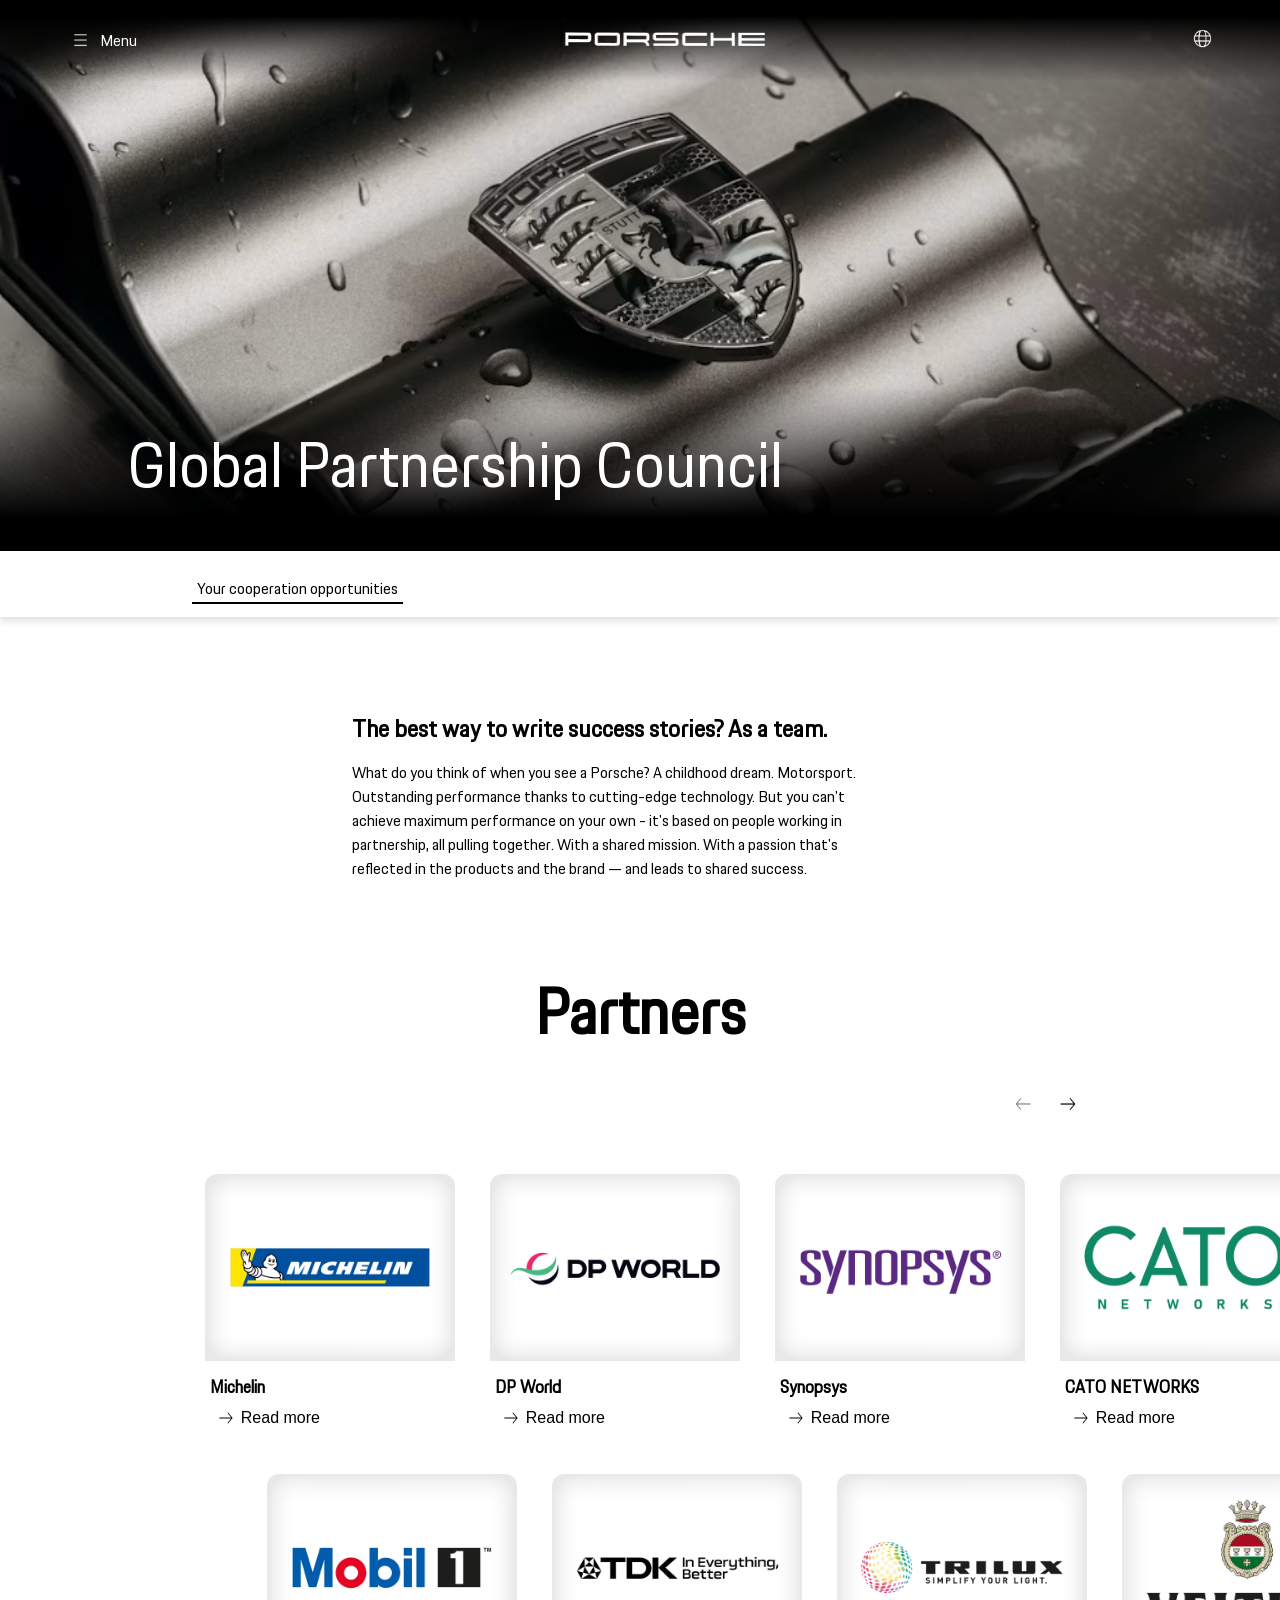
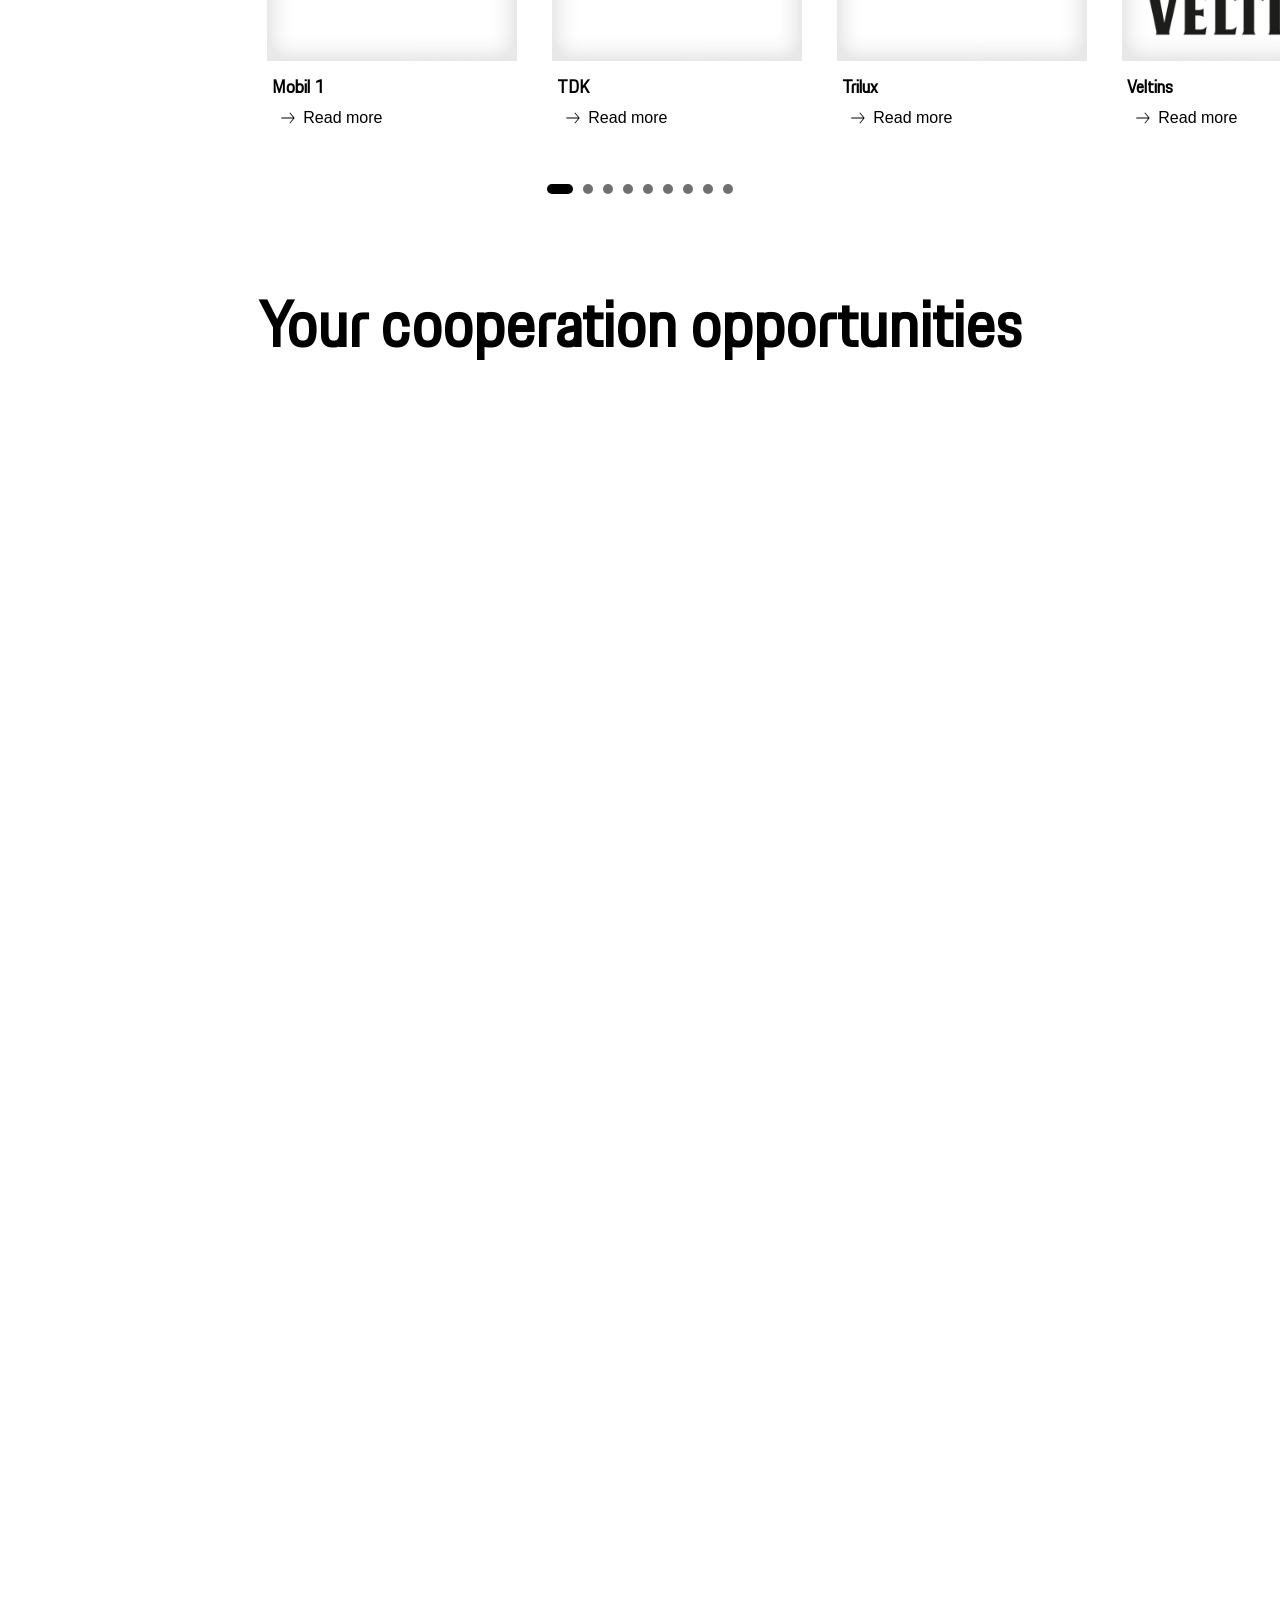
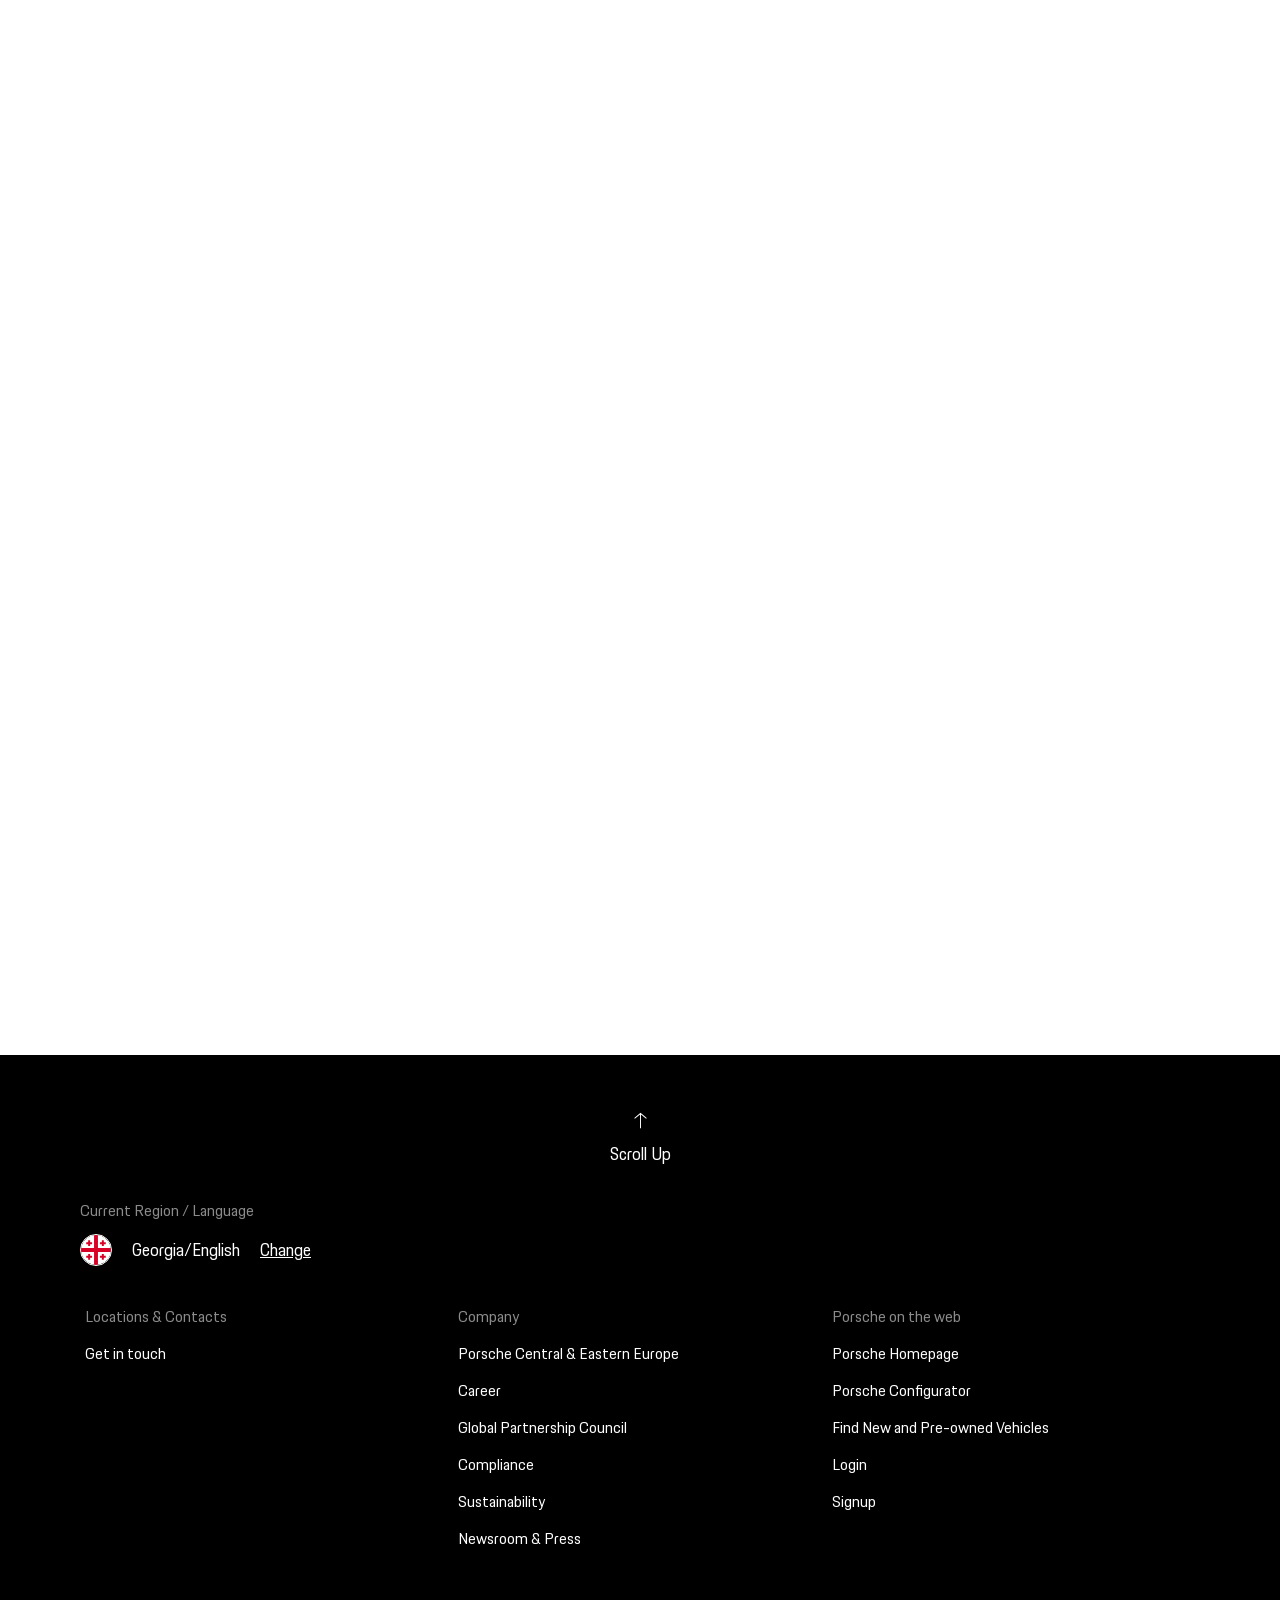
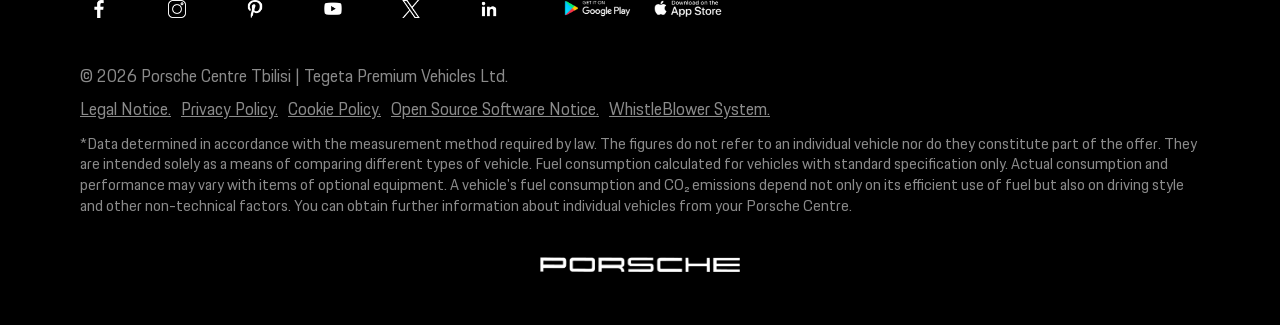
<file: pages/gpc.html>
﻿<!doctype html>
<html lang="en">
  <head>
    <meta charset="UTF-8" />
    <meta name="viewport" content="width=device-width, initial-scale=1.0" />
    <title>Global Partnership Council | Porsche Georgia</title>
    <link
      rel="icon"
      type="image/x-icon"
      href="../assets/icons/porsche-logo.ico"
    />
    <link rel="stylesheet" href="../styles/main.css" />
  </head>
  <body class="gpc-page">
    <header class="faded-header">
      <div class="header-container">
        <div id="sidebar-toggle" class="header-left">
          <img
            class="burger-menu"
            src="../assets/icons/menu-lines-white.png"
            alt="burger menu"
          />
          <p class="menu">Menu</p>
        </div>
        <div class="header-middle">
          <a href="../index.html">
            <img
              class="porsche-logo"
              src="../assets/icons/porsche-logo.png"
              alt="porsche-logo"
            />
            <img
              class="porsche-title"
              src="../assets/images/porsche-title.png"
              alt="Porsche-title"
            />
          </a>
        </div>
        <div class="header-right">
          <img
            class="globe-icon"
            src="../assets/icons/globe-white.png"
            alt="globe"
          />
          <div class="globe-tooltip">Country Selector</div>
        </div>
      </div>
    </header>
    <aside id="sidebar">
      <div id="sidebar-background" class="background-element"></div>
      <nav>
        <button id="nav-close-btn" class="sidebar-close-btn">
          <img
            class="x-icon"
            src="../assets/icons/close.svg"
            alt="close icon"
          />
        </button>
        <div class="navigation-container">
          <div class="navigation-tabs">
            <button id="models-btn" class="navigation-btn selected">
              Models
              <img
                class="arrow-right"
                src="../assets/icons/arrow-head-right.svg"
                alt="arrow-right"
              />
            </button>
            <button id="vehicle-purchase-btn" class="navigation-btn">
              Vehicle Purchase
              <img
                class="arrow-right"
                src="../assets/icons/arrow-head-right.svg"
                alt="arrow-right"
              />
            </button>
            <button id="dealer-btn" class="navigation-btn">
              Find a Dealer
              <img
                class="arrow-right"
                src="../assets/icons/arrow-head-right.svg"
                alt="arrow-right"
              />
            </button>
          </div>
          <div class="navigation-action">
            <div class="car-models-tab navigation-tab show">
              <div class="car-model-card">
                <p class="car-model-name">718</p>
                <img
                  class="car-model-image"
                  src="../assets/images/car-models/718/718-side-profile.webp"
                  alt="porsche 911 side profile"
                />
                <div class="fuel-types">
                  <p class="fuel-type">საწვავი</p>
                </div>
              </div>
              <a href="./911.html">
                <div class="car-model-card">
                  <p class="car-model-name">911</p>
                  <img
                    class="car-model-image"
                    src="../assets/images/car-models/911/911-side-profile.webp"
                    alt="porsche 911 side profile"
                  />
                  <div class="fuel-types">
                    <p class="fuel-type">საწვავი</p>
                  </div>
                </div>
              </a>
              <div class="car-model-card">
                <p class="car-model-name">Taycan</p>
                <img
                  class="car-model-image"
                  src="../assets/images/car-models/taycan/taycan-side-profile.webp"
                  alt="porsche 911 side profile"
                />
                <div class="fuel-types">
                  <p class="fuel-type">ელექტრო</p>
                </div>
              </div>
              <a href="./panamera.html">
              <div class="car-model-card">
                <p class="car-model-name">Panamera</p>
                <img
                  class="car-model-image"
                  src="../assets/images/car-models/panamera/panamera-side-profile.webp"
                  alt="porsche 911 side profile"
                />
                <div class="fuel-types">
                  <p class="fuel-type">ჰიბრიდული</p>
                  <p class="fuel-type">საწვავი</p>
                </div>
              </div>
              </a>
              <div class="car-model-card">
                <p class="car-model-name">Macan</p>
                <img
                  class="car-model-image"
                  src="../assets/images/car-models/macan/macan-side-profile.webp"
                  alt="porsche 911 side profile"
                />
                <div class="fuel-types">
                  <p class="fuel-type">ელექტრო</p>
                  <p class="fuel-type">საწვავი</p>
                </div>
              </div>
              <div class="car-model-card">
                <p class="car-model-name">Cayenne</p>
                <img
                  class="car-model-image"
                  src="../assets/images/car-models/cayenne/cayenne-side-profile.webp"
                  alt="porsche 911 side profile"
                />
                <div class="fuel-types">
                  <p class="fuel-type">ელექტრო</p>
                  <p class="fuel-type">ჰიბრიდული</p>
                  <p class="fuel-type">საწვავი</p>
                </div>
              </div>
            </div>
            <div class="vehicle-purchase-tab navigation-tab">
              <a href="#">Model Overview & Local Services</a>
              <a href="#">Configure</a>
              <a href="#">Compare Models</a>
              <a href="#">Saved Vehicles</a>
              <a href="#">Find New and Pre-owned Vehicles</a>
              <a href="#">E-Mobility & E-Performance</a>
              <a href="#">Genuine Accessories</a>
            </div>
            <div class="dealers-tab navigation-tab">
              <button class="find-dealer-btn">
                Search for dealers on a map
                <img
                  class="arrow-right-icon"
                  src="../assets/icons/black-arrow-right.svg"
                  alt="arrow pointing right"
                />
              </button>
              <div class="dealer-details-container">
                <p class="dealer-title">Porsche center Tbilisi</p>
                <p class="dealer-address">
                  12th km., David Agmashenebeli Alley, 0131 Tbilisi
                </p>

                <ul class="dealer-navigation-list">
                  <li class="navigation-list-item">
                    <a href="#">
                      <img
                        class="navigation-icon"
                        src="../assets/icons/pin.svg"
                        alt="pin"
                      />
                      Get Directions
                    </a>
                  </li>
                  <li class="navigation-list-item">
                    <a href="#">
                      <img
                        class="navigation-icon"
                        src="../assets/icons/globe-black.svg"
                        alt="pin"
                      />
                      Visit Dealer Website
                    </a>
                  </li>
                  <li class="navigation-list-item">
                    <a href="#">
                      <img
                        class="navigation-icon"
                        src="../assets/icons/car.svg"
                        alt="pin"
                      />
                      See Vehicles for this Dealer
                    </a>
                  </li>
                </ul>
                <button class="show-more-details-btn">
                  <img
                    class="arrow-down-icon"
                    src="../assets/icons/arrow-head-down.svg"
                    alt="arrow pointing down"
                  />how more details
                </button>
              </div>
            </div>
          </div>
        </div>
      </nav>
    </aside>

    <main>
      <section id="section1" class="gpc-hero-section default-hero-section">
        <div class="section-container">
          <div class="media">
            <img
              class="hero-section-banner section-background"
              src="../assets/images/photos/porsche-logo-on-black-metal.jpg"
              alt="Two customers are talking to each other in the Porsche Shop. Outside the building at sunset, a Porsche car waits with its tail lights lit up."
            />
          </div>
          <h1 class="section-heading">Global Partnership Council</h1>
        </div>
      </section>
      <div class="page-content">
        <header class="white-header-sticky">
          <div class="header-container">
            <nav>
              <ul class="nav-list">
                <li class="nav-list-item">
                  <a href="#section4" class="nav-list-link"
                    >Your cooperation opportunities</a
                  >
                </li>
              </ul>
            </nav>
          </div>
        </header>
        <section id="section2" class="page-description-section">
          <div class="section-container">
            <h2 class="section-heading">
              The best way to write success stories? As a team.
            </h2>
            <p class="section-description">
              What do you think of when you see a Porsche? A childhood dream.
              Motorsport. Outstanding performance thanks to cutting-edge
              technology. But you can't achieve maximum performance on your own
              - it's based on people working in partnership, all pulling
              together. With a shared mission. With a passion that's reflected
              in the products and the brand — and leads to shared success.
            </p>
          </div>
        </section>
        <section id="section3" class="partners-sliders-section">
          <div class="section-container">
            <div class="section-introduction-container">
              <h2 class="section-heading">Partners</h2>
              <div class="arrow-btns _NavigationArrowButtons">
                <button
                  class="_ArrowButton car-part-arrow-btn arrow-btn-left disabled"
                >
                  <img
                    class="arrow-icon"
                    src="../assets/icons/white-arrow-right.png"
                    alt="white arrow pointing right"
                  />
                </button>
                <button class="_ArrowButton arrow-btn-right car-part-arrow-btn">
                  <img
                    class="arrow-icon"
                    src="../assets/icons/white-arrow-right.png"
                    alt="white arrow pointing left"
                  />
                </button>
              </div>
            </div>
            <div class="slider-wrapper">
              <div class="slider partnerships-slider">
                <div class="slide" id="slide1">
                  <article
                    class="slider-card slider-card-top partner-slider-card"
                  >
                    <div class="media">
                      <img
                        class="partner-image"
                        src="../assets/images/porsche-partners/michelin.jpg"
                        alt="Michelin Logo"
                      />
                    </div>
                    <div class="body">
                      <h3 class="card-name">Michelin</h3>
                      <button class="card-btn">
                        <img
                          class="arrow-icon"
                          src="../assets/icons/black-arrow-right.svg"
                          alt="Black 2D arrow pointing right"
                        />
                        Read more
                      </button>
                    </div>
                  </article>
                  <article
                    class="slider-card slider-card-bottom partner-slider-card"
                  >
                    <div class="media">
                      <img
                        class="partner-image"
                        src="../assets/images/porsche-partners/mobil1.jpg"
                        alt="Mobil 1 Logo"
                      />
                    </div>
                    <div class="body">
                      <h3 class="card-name">Mobil 1</h3>
                      <button class="card-btn">
                        <img
                          class="arrow-icon"
                          src="../assets/icons/black-arrow-right.svg"
                          alt="Black 2D arrow pointing right"
                        />
                        Read more
                      </button>
                    </div>
                  </article>
                </div>
                <div class="slide" id="slide2">
                  <article
                    class="slider-card slider-card-top partner-slider-card"
                  >
                    <div class="media">
                      <img
                        class="partner-image"
                        src="../assets/images/porsche-partners/do-world.jpg"
                        alt="DP World Logo"
                      />
                    </div>
                    <div class="body">
                      <h3 class="card-name">DP World</h3>
                      <button class="card-btn">
                        <img
                          class="arrow-icon"
                          src="../assets/icons/black-arrow-right.svg"
                          alt="Black 2D arrow pointing right"
                        />
                        Read more
                      </button>
                    </div>
                  </article>
                  <article
                    class="slider-card slider-card-bottom partner-slider-card"
                  >
                    <div class="media">
                      <img
                        class="partner-image"
                        src="../assets/images/porsche-partners/tdk.jpg"
                        alt="TDK Logo"
                      />
                    </div>
                    <div class="body">
                      <h3 class="card-name">TDK</h3>
                      <button class="card-btn">
                        <img
                          class="arrow-icon"
                          src="../assets/icons/black-arrow-right.svg"
                          alt="Black 2D arrow pointing right"
                        />
                        Read more
                      </button>
                    </div>
                  </article>
                </div>
                <div class="slide" id="slide3">
                  <article
                    class="slider-card slider-card-top partner-slider-card"
                  >
                    <div class="media">
                      <img
                        class="partner-image"
                        src="../assets/images/porsche-partners/synopsys.jpg"
                        alt="Synopsys Logo"
                      />
                    </div>
                    <div class="body">
                      <h3 class="card-name">Synopsys</h3>
                      <button class="card-btn">
                        <img
                          class="arrow-icon"
                          src="../assets/icons/black-arrow-right.svg"
                          alt="Black 2D arrow pointing right"
                        />
                        Read more
                      </button>
                    </div>
                  </article>
                  <article
                    class="slider-card slider-card-bottom partner-slider-card"
                  >
                    <div class="media">
                      <img
                        class="partner-image"
                        src="../assets/images/porsche-partners/trilux.jpg"
                        alt="Trilux Logo"
                      />
                    </div>
                    <div class="body">
                      <h3 class="card-name">Trilux</h3>
                      <button class="card-btn">
                        <img
                          class="arrow-icon"
                          src="../assets/icons/black-arrow-right.svg"
                          alt="Black 2D arrow pointing right"
                        />
                        Read more
                      </button>
                    </div>
                  </article>
                </div>
                <div class="slide" id="slide4">
                  <article
                    class="slider-card slider-card-top partner-slider-card"
                  >
                    <div class="media">
                      <img
                        class="partner-image"
                        src="../assets/images/porsche-partners/cato.jpg"
                        alt="CATO NETWORKS Logo"
                      />
                    </div>
                    <div class="body">
                      <h3 class="card-name">CATO NETWORKS</h3>
                      <button class="card-btn">
                        <img
                          class="arrow-icon"
                          src="../assets/icons/black-arrow-right.svg"
                          alt="Black 2D arrow pointing right"
                        />
                        Read more
                      </button>
                    </div>
                  </article>
                  <article
                    class="slider-card slider-card-bottom partner-slider-card"
                  >
                    <div class="media">
                      <img
                        class="partner-image"
                        src="../assets/images/porsche-partners/veltins.jpg"
                        alt="Veltins Logo"
                      />
                    </div>
                    <div class="body">
                      <h3 class="card-name">Veltins</h3>
                      <button class="card-btn">
                        <img
                          class="arrow-icon"
                          src="../assets/icons/black-arrow-right.svg"
                          alt="Black 2D arrow pointing right"
                        />
                        Read more
                      </button>
                    </div>
                  </article>
                </div>
                <div class="slide" id="slide5">
                  <article
                    class="slider-card slider-card-top partner-slider-card"
                  >
                    <div class="media">
                      <img
                        class="partner-image"
                        src="../assets/images/porsche-partners/aveva.jpg"
                        alt="AVEVA Logo"
                      />
                    </div>
                    <div class="body">
                      <h3 class="card-name">AVEVA</h3>
                      <button class="card-btn">
                        <img
                          class="arrow-icon"
                          src="../assets/icons/black-arrow-right.svg"
                          alt="Black 2D arrow pointing right"
                        />
                        Read more
                      </button>
                    </div>
                  </article>
                  <article
                    class="slider-card slider-card-bottom partner-slider-card"
                  >
                    <div class="media">
                      <img
                        class="partner-image"
                        src="../assets/images/porsche-partners/loctite.jpg"
                        alt="LOCTITE Logo"
                      />
                    </div>
                    <div class="body">
                      <h3 class="card-name">LOCTITE</h3>
                      <button class="card-btn">
                        <img
                          class="arrow-icon"
                          src="../assets/icons/black-arrow-right.svg"
                          alt="Black 2D arrow pointing right"
                        />
                        Read more
                      </button>
                    </div>
                  </article>
                </div>
                <div class="slide" id="slide6">
                  <article
                    class="slider-card slider-card-top partner-slider-card"
                  >
                    <div class="media">
                      <img
                        class="partner-image"
                        src="../assets/images/porsche-partners/tagheur.jpg"
                        alt="TAG Heuer Logo"
                      />
                    </div>
                    <div class="body">
                      <h3 class="card-name">TAG Heuer</h3>
                      <button class="card-btn">
                        <img
                          class="arrow-icon"
                          src="../assets/icons/black-arrow-right.svg"
                          alt="Black 2D arrow pointing right"
                        />
                        Read more
                      </button>
                    </div>
                  </article>
                  <article
                    class="slider-card slider-card-bottom partner-slider-card"
                  >
                    <div class="media">
                      <img
                        class="partner-image"
                        src="../assets/images/porsche-partners/puma.jpg"
                        alt="PUMA Logo"
                      />
                    </div>
                    <div class="body">
                      <h3 class="card-name">PUMA</h3>
                      <button class="card-btn">
                        <img
                          class="arrow-icon"
                          src="../assets/icons/black-arrow-right.svg"
                          alt="Black 2D arrow pointing right"
                        />
                        Read more
                      </button>
                    </div>
                  </article>
                </div>
                <div class="slide" id="slide7">
                  <article
                    class="slider-card slider-card-top partner-slider-card"
                  >
                    <div class="media">
                      <img
                        class="partner-image"
                        src="../assets/images/porsche-partners/pensake.jpg"
                        alt="PENSKE Logo"
                      />
                    </div>
                    <div class="body">
                      <h3 class="card-name">PENSKE</h3>
                      <button class="card-btn">
                        <img
                          class="arrow-icon"
                          src="../assets/icons/black-arrow-right.svg"
                          alt="Black 2D arrow pointing right"
                        />
                        Read more
                      </button>
                    </div>
                  </article>
                  <article
                    class="slider-card slider-card-bottom partner-slider-card"
                  >
                    <div class="media">
                      <img
                        class="partner-image"
                        src="../assets/images/porsche-partners/netapp.jpg"
                        alt="NetApp Logo"
                      />
                    </div>
                    <div class="body">
                      <h3 class="card-name">NetApp</h3>
                      <button class="card-btn">
                        <img
                          class="arrow-icon"
                          src="../assets/icons/black-arrow-right.svg"
                          alt="Black 2D arrow pointing right"
                        />
                        Read more
                      </button>
                    </div>
                  </article>
                </div>
                <div class="slide" id="slide8">
                  <article
                    class="slider-card slider-card-top partner-slider-card"
                  >
                    <div class="media">
                      <img
                        class="partner-image"
                        src="../assets/images/porsche-partners/hif.jpg"
                        alt="HIF Logo"
                      />
                    </div>
                    <div class="body">
                      <h3 class="card-name">HIF</h3>
                      <button class="card-btn">
                        <img
                          class="arrow-icon"
                          src="../assets/icons/black-arrow-right.svg"
                          alt="Black 2D arrow pointing right"
                        />
                        Read more
                      </button>
                    </div>
                  </article>
                  <article
                    class="slider-card slider-card-bottom partner-slider-card"
                  >
                    <div class="media">
                      <img
                        class="partner-image"
                        src="../assets/images/porsche-partners/snapon.jpg"
                        alt="Snap-on Logo"
                      />
                    </div>
                    <div class="body">
                      <h3 class="card-name">Snap-on</h3>
                      <button class="card-btn">
                        <img
                          class="arrow-icon"
                          src="../assets/icons/black-arrow-right.svg"
                          alt="Black 2D arrow pointing right"
                        />
                        Read more
                      </button>
                    </div>
                  </article>
                </div>
                <div class="slide" id="slide9">
                  <article
                    class="slider-card slider-card-top partner-slider-card"
                  >
                    <div class="media">
                      <img
                        class="partner-image"
                        src="../assets/images/porsche-partners/sabelt.jpg"
                        alt="Sabelt Logo"
                      />
                    </div>
                    <div class="body">
                      <h3 class="card-name">Sabelt</h3>
                      <button class="card-btn">
                        <img
                          class="arrow-icon"
                          src="../assets/icons/black-arrow-right.svg"
                          alt="Black 2D arrow pointing right"
                        />
                        Read more
                      </button>
                    </div>
                  </article>
                  <article
                    class="slider-card slider-card-bottom partner-slider-card"
                  >
                    <div class="media">
                      <img
                        class="partner-image"
                        src="../assets/images/porsche-partners/hazet.jpg"
                        alt="Hazet Logo"
                      />
                    </div>
                    <div class="body">
                      <h3 class="card-name">Hazet</h3>
                      <button class="card-btn">
                        <img
                          class="arrow-icon"
                          src="../assets/icons/black-arrow-right.svg"
                          alt="Black 2D arrow pointing right"
                        />
                        Read more
                      </button>
                    </div>
                  </article>
                </div>
              </div>
              <div class="slider-navigation">
                <a class="navigation-link selected" href="#slide1"></a>
                <a class="navigation-link" href="#slide2"></a>
                <a class="navigation-link" href="#slide3"></a>
                <a class="navigation-link" href="#slide4"></a>
                <a class="navigation-link" href="#slide5"></a>
                <a class="navigation-link" href="#slide6"></a>
                <a class="navigation-link" href="#slide7"></a>
                <a class="navigation-link" href="#slide8"></a>
                <a class="navigation-link" href="#slide9"></a>
              </div>
            </div>
          </div>
        </section>
        <section id="section4" class="opportunities-grid-section">
          <div class="section-container">
            <h2 class="section-heading">Your cooperation opportunities</h2>
            <div class="articles-grid">
              <article class="opportunity-article section-article">
                <div class="media">
                  <img
                    class="article-image"
                    src="../assets/images/photos/porsche-motorsport.jpg"
                    alt="Porsche Motorsport Range Visual with 5 models of 2023/2024 lined up frontally in a hall."
                  />
                </div>
                <div class="body">
                  <p class="article-name">Porsche Motorsport</p>
                  <button class="article-btn">
                    <p class="btn-text">Porsche Motorsport</p>
                    <img
                      class="plus-icon"
                      src="../assets/icons/plus.svg"
                      alt="2d black plus"
                    />
                  </button>
                </div>
              </article>
              <article class="opportunity-article section-article">
                <div class="media">
                  <img
                    class="article-image"
                    src="../assets/images/photos/porsche-leipzig.jpg"
                    alt="Porsche Leipzig building and facility."
                  />
                </div>
                <div class="body">
                  <p class="article-name">Porsche Leipzig</p>
                  <button class="article-btn">
                    <p class="btn-text">Porsche Leipzig</p>
                    <img
                      class="plus-icon"
                      src="../assets/icons/plus.svg"
                      alt="2d black plus"
                    />
                  </button>
                </div>
              </article>
              <article class="opportunity-article section-article">
                <div class="media">
                  <img
                    class="article-image"
                    src="../assets/images/photos/porsche-sports-club.jpg"
                    alt="Porsche Sports Cup race cars on track."
                  />
                </div>
                <div class="body">
                  <p class="article-name">Porsche Sports Cup</p>
                  <button class="article-btn">
                    <p class="btn-text">Porsche Sports Cup</p>
                    <img
                      class="plus-icon"
                      src="../assets/icons/plus.svg"
                      alt="2d black plus"
                    />
                  </button>
                </div>
              </article>
              <article class="opportunity-article section-article">
                <div class="media">
                  <img
                    class="article-image"
                    src="../assets/images/photos/porsche-tennis-grand-prix.jpg"
                    alt="Porsche Tennis Grand Prix arena."
                  />
                </div>
                <div class="body">
                  <p class="article-name">Porsche Tennis Grand Prix</p>
                  <button class="article-btn">
                    <p class="btn-text">Porsche Tennis Grand Prix</p>
                    <img
                      class="plus-icon"
                      src="../assets/icons/plus.svg"
                      alt="2d black plus"
                    />
                  </button>
                </div>
              </article>
              <article class="opportunity-article section-article">
                <div class="media">
                  <img
                    class="article-image"
                    src="../assets/images/photos/porsche-classic.jpg"
                    alt="Porsche Classic vintage vehicle."
                  />
                </div>
                <div class="body">
                  <p class="article-name">Porsche Classic</p>
                  <button class="article-btn">
                    <p class="btn-text">Porsche Classic</p>
                    <img
                      class="plus-icon"
                      src="../assets/icons/plus.svg"
                      alt="2d black plus"
                    />
                  </button>
                </div>
              </article>
              <article class="opportunity-article section-article">
                <div class="media">
                  <img
                    class="article-image"
                    src="../assets/images/photos/porsche-clubs.jpg"
                    alt="Porsche Clubs outdoor event."
                  />
                </div>
                <div class="body">
                  <p class="article-name">Porsche Clubs</p>
                  <button class="article-btn">
                    <p class="btn-text">Porsche Clubs</p>
                    <img
                      class="plus-icon"
                      src="../assets/icons/plus.svg"
                      alt="2d black plus"
                    />
                  </button>
                </div>
              </article>
              <article class="opportunity-article section-article">
                <div class="media">
                  <img
                    class="article-image"
                    src="../assets/images/photos/porsche-financial-services.jpg"
                    alt="Porsche Financial Services with customers and vehicle."
                  />
                </div>
                <div class="body">
                  <p class="article-name">Porsche Financial Services</p>
                  <button class="article-btn">
                    <p class="btn-text">Porsche Financial Services</p>
                    <img
                      class="plus-icon"
                      src="../assets/icons/plus.svg"
                      alt="2d black plus"
                    />
                  </button>
                </div>
              </article>
              <article class="opportunity-article section-article">
                <div class="media">
                  <img
                    class="article-image"
                    src="../assets/images/photos/porsche-lifestyle-group.jpg"
                    alt="Porsche Lifestyle Group couple with vehicle."
                  />
                </div>
                <div class="body">
                  <p class="article-name">Porsche Lifestyle Group</p>
                  <button class="article-btn">
                    <p class="btn-text">Porsche Lifestyle Group</p>
                    <img
                      class="plus-icon"
                      src="../assets/icons/plus.svg"
                      alt="2d black plus"
                    />
                  </button>
                </div>
              </article>
              <article class="opportunity-article section-article">
                <div class="media">
                  <img
                    class="article-image"
                    src="../assets/images/photos/the-porsche-museum.jpg"
                    alt="The Porsche Museum building."
                  />
                </div>
                <div class="body">
                  <p class="article-name">The Porsche Museum</p>
                  <button class="article-btn">
                    <p class="btn-text">The Porsche Museum</p>
                    <img
                      class="plus-icon"
                      src="../assets/icons/plus.svg"
                      alt="2d black plus"
                    />
                  </button>
                </div>
              </article>
              <article class="opportunity-article section-article">
                <div class="media">
                  <img
                    class="article-image"
                    src="../assets/images/photos/porsche-experience.jpg"
                    alt="Porsche Experience outdoor activity."
                  />
                </div>
                <div class="body">
                  <p class="article-name">Porsche Experience</p>
                  <button class="article-btn">
                    <p class="btn-text">Porsche Experience</p>
                    <img
                      class="plus-icon"
                      src="../assets/icons/plus.svg"
                      alt="2d black plus"
                    />
                  </button>
                </div>
              </article>
              <article class="opportunity-article section-article">
                <div class="media">
                  <img
                    class="article-image"
                    src="../assets/images/photos/porsche-tequipment.jpg"
                    alt="Porsche Tequipment bicycle and accessories."
                  />
                </div>
                <div class="body">
                  <p class="article-name">Porsche Tequipment</p>
                  <button class="article-btn">
                    <p class="btn-text">Porsche Tequipment</p>
                    <img
                      class="plus-icon"
                      src="../assets/icons/plus.svg"
                      alt="2d black plus"
                    />
                  </button>
                </div>
              </article>
              <article class="opportunity-article section-article">
                <div class="media">
                  <img
                    class="article-image"
                    src="../assets/images/car-models/taycan/white-taycan.webp"
                    alt="Porsche Destination Charging Taycan electric vehicle."
                  />
                </div>
                <div class="body">
                  <p class="article-name">Porsche Destination Charging</p>
                  <button class="article-btn">
                    <p class="btn-text">Porsche Destination Charging</p>
                    <img
                      class="plus-icon"
                      src="../assets/icons/plus.svg"
                      alt="2d black plus"
                    />
                  </button>
                </div>
              </article>
            </div>
          </div>
        </section>
      </div>
    </main>
    <footer>
      <div class="footer-container">
        <div class="scroller footer-section">
          <a href="#section1">
            <img
              class="scroller-icon"
              src="../assets/icons/arrow-up.svg"
              alt="2d arrow pointing up"
            />
            <p class="scroller-text">Scroll Up</p>
          </a>
        </div>
        <div class="region-selector footer-section">
          <div class="region-up">
            <p>Current Region / Language</p>
          </div>
          <div class="region-down">
            <img
              class="region-flag-icon"
              src="../assets/icons/georgia.svg"
              alt="georgian flag"
            />
            <p class="region-language-text">Georgia/English</p>
            <a class="region-change-link" href="#">Change</a>
          </div>
        </div>
        <nav class="footer-nav footer-content footer-section">
          <div class="nav-tab locations-contacts-tab">
            <h4 class="navigation-header">Locations & Contacts</h4>
            <a class="navigation-link" href="#">Get in touch</a>
          </div>
          <div class="nav-tab company-tab">
            <h4 class="navigation-header">Company</h4>
            <a class="navigation-link" href="../pages/pcee.html"
              >Porsche Central & Eastern Europe</a
            >
            <a class="navigation-link" href="#">Career</a>
            <a class="navigation-link" href="#">Global Partnership Council</a>
            <a class="navigation-link" href="#">Compliance</a>
            <a class="navigation-link" href="#">Sustainability</a>
            <a class="navigation-link" href="#">Newsroom & Press</a>
          </div>
          <div class="nav-tab porsche-on-the-web-tab">
            <h4 class="navigation-header">Porsche on the web</h4>
            <a class="navigation-link" href="../index.html">Porsche Homepage</a>
            <a class="navigation-link" href="#">Porsche Configurator</a>
            <a class="navigation-link" href="#"
              >Find New and Pre-owned Vehicles</a
            >
            <a href="./login.html" class="navigation-link">Login</a>
            <a href="./signup.html" class="navigation-link">Signup</a>
          </div>
        </nav>
        <div class="social-media-app footer-section">
          <div class="socials">
            <a
              class="social-link"
              target="_blank"
              href="https://www.facebook.com/porsche/"
              ><img
                class="social-icon"
                src="../assets/icons/facebook.png"
                alt="facebook logo"
            /></a>
            <a
              class="social-link"
              target="_blank"
              href="https://www.instagram.com/porsche/"
              ><img
                class="social-icon"
                src="../assets/icons/instagram.png"
                alt="instagram logo"
            /></a>
            <a
              class="social-link"
              target="_blank"
              href="https://www.pinterest.com/porsche/"
              ><img
                class="social-icon"
                src="../assets/icons/pinterest.png"
                alt="pinterest logo"
            /></a>
            <a
              class="social-link"
              target="_blank"
              href="https://www.youtube.com/user/Porsche"
              ><img
                class="social-icon"
                src="../assets/icons/youtube.png"
                alt="youtube logo"
            /></a>
            <a class="social-link" target="_blank" href="https://x.com/Porsche"
              ><img
                class="social-icon"
                src="../assets/icons/twitter.png"
                alt="twitter logo"
            /></a>
            <a
              class="social-link"
              target="_blank"
              href="https://www.linkedin.com/company/porsche-ag/"
              ><img
                class="social-icon"
                src="../assets/icons/linkedin.png"
                alt="linkedin logo"
            /></a>
          </div>
          <div class="downloads">
            <a
              target="_blank"
              href="https://play.google.com/store/apps/details?id=de.porsche.one&pli=1"
              class="download-link"
            >
              <img
                src="../assets/icons/google-play-store-transparent.png"
                alt="google play download icon"
                class="download-icon"
              />
            </a>
            <a
              target="_blank"
              href="https://apps.apple.com/en/app/my-porsche/id1559529059"
              class="download-link"
            >
              <img
                src="../assets/icons/app-store-transparent.png"
                alt="app store download icon"
                class="download-icon"
              />
            </a>
          </div>
        </div>
        <div class="footer-text footer-section">
          <p class="copyright">
            © 2026 Porsche Centre Tbilisi | Tegeta Premium Vehicles Ltd.
          </p>
          <div class="rules-privacy">
            <a href="#" class="rule">Legal Notice.</a>
            <a href="#" class="rule">Privacy Policy.</a>
            <a href="#" class="rule">Cookie Policy.</a>
            <a href="#" class="rule">Open Source Software Notice.</a>
            <a href="#" class="rule">WhistleBlower System.</a>
          </div>
          <p class="footer-text-content">
            *Data determined in accordance with the measurement method required
            by law. The figures do not refer to an individual vehicle nor do
            they constitute part of the offer. They are intended solely as a
            means of comparing different types of vehicle. Fuel consumption
            calculated for vehicles with standard specification only. Actual
            consumption and performance may vary with items of optional
            equipment. A vehicle's fuel consumption and CO₂ emissions depend not
            only on its efficient use of fuel but also on driving style and
            other non-technical factors. You can obtain further information
            about individual vehicles from your Porsche Centre.
          </p>
        </div>
        <div class="footer-section porsche-logo-wrapper">
          <img
            class="porsche-title"
            src="../assets/images/porsche-title.png"
            alt="porsche title"
          />
          <img
            class="porsche-logo"
            src="../assets/icons/porsche-logo.png"
            alt="porsche logo"
          />
        </div>
      </div>
    </footer>
    <script type="module" src="../scripts/pages/gpc.js"></script>
  </body>
</html>
</file>
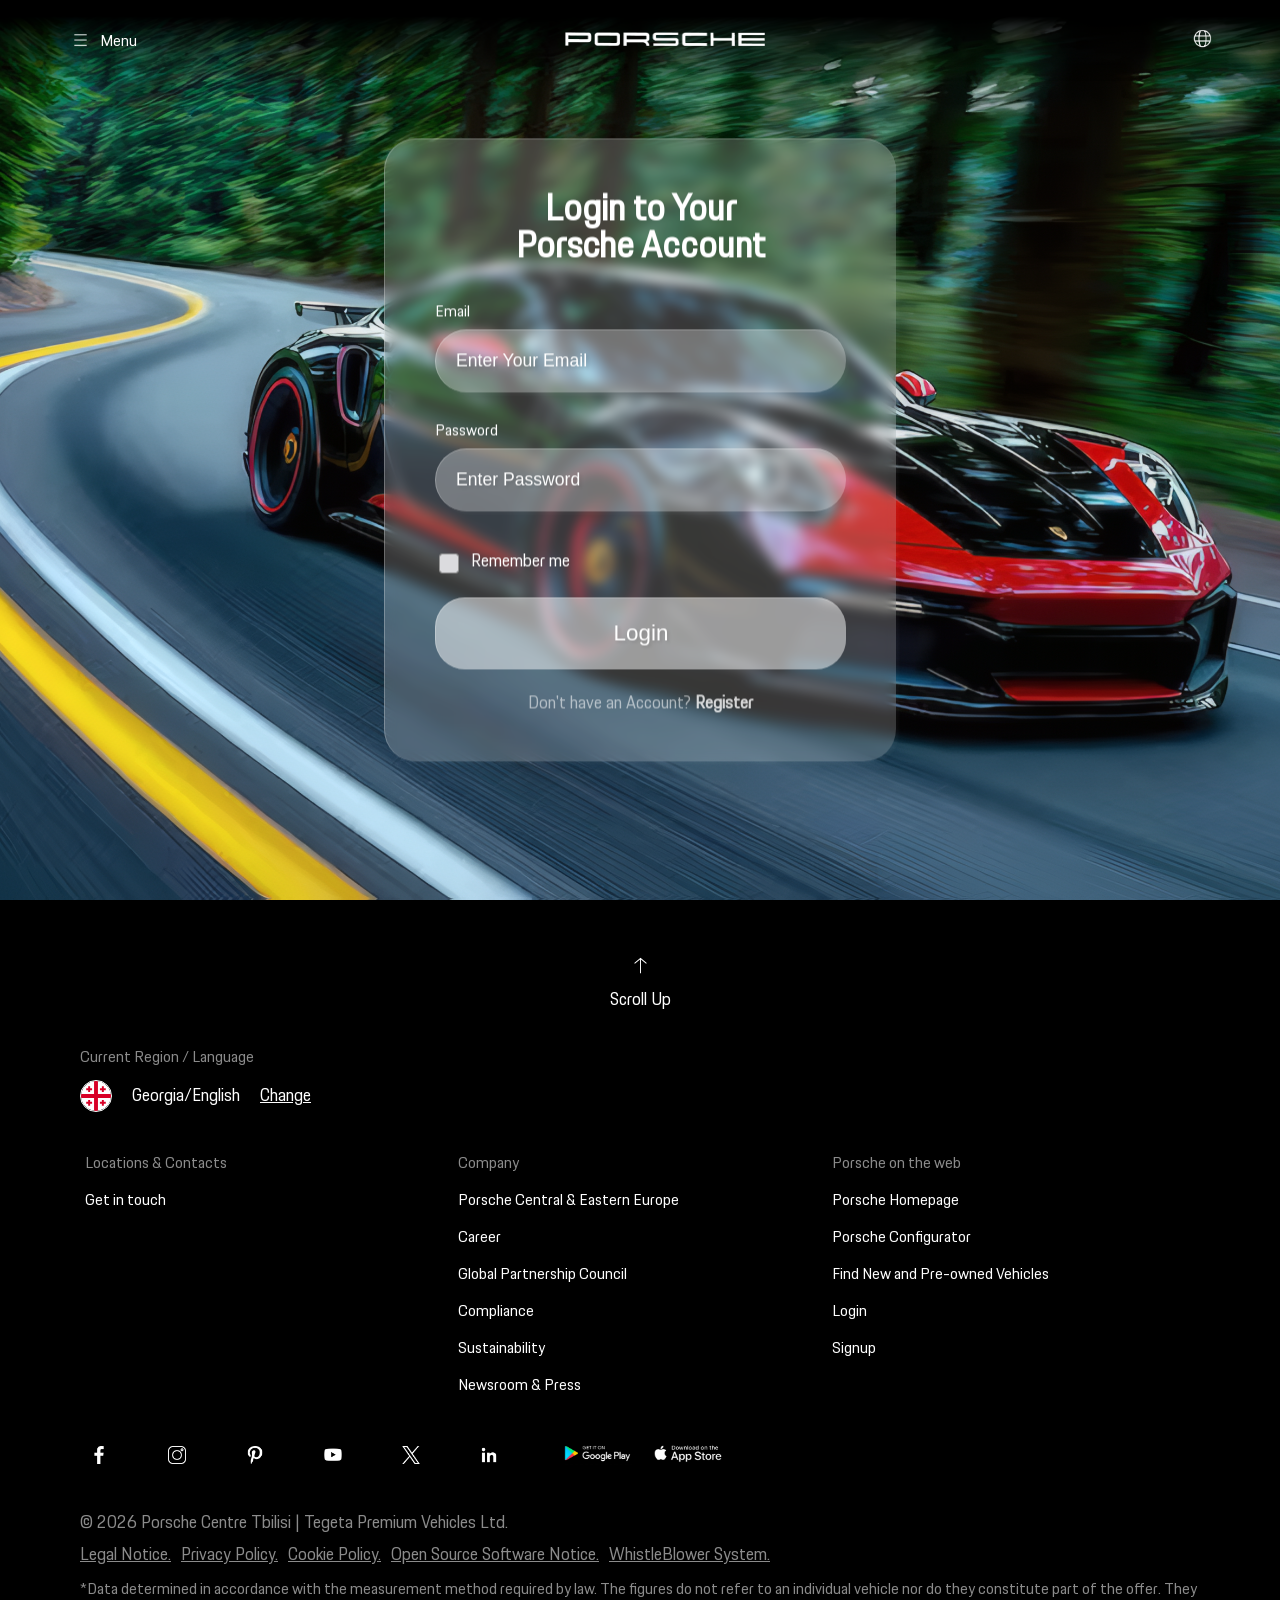
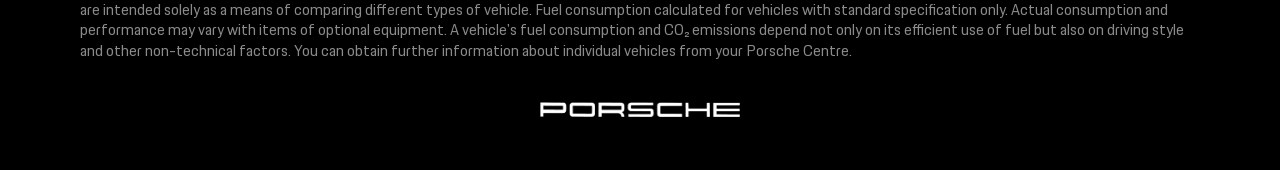
<file: pages/login.html>
<!doctype html>
<html lang="en">
  <head>
    <meta charset="UTF-8" />
    <meta name="viewport" content="width=device-width, initial-scale=1.0" />
    <title>LogIn | Porsche Georgia</title>
    <link
      rel="icon"
      type="image/x-icon"
      href="../assets/icons/porsche-logo.ico"
    />
    <link rel="stylesheet" href="../styles/main.css" />
  </head>
  <body>
    <header class="faded-header">
      <div class="header-container">
        <div id="sidebar-toggle" class="header-left">
          <img
            class="burger-menu"
            src="../assets/icons/menu-lines-white.png"
            alt="burger menu"
          />
          <p class="menu">Menu</p>
        </div>
        <div class="header-middle">
          <a href="../index.html">
            <img
              class="porsche-logo"
              src="../assets/icons/porsche-logo.png"
              alt="porsche-logo"
            />
            <img
              class="porsche-title"
              src="../assets/images/porsche-title.png"
              alt="Porsche-title"
            />
          </a>
        </div>
        <div class="header-right">
          <img
            class="globe-icon"
            src="../assets/icons/globe-white.png"
            alt="globe"
          />
          <div class="globe-tooltip">Country Selector</div>
        </div>
      </div>
    </header>
    <aside id="sidebar">
      <div id="sidebar-background" class="background-element"></div>
      <nav>
        <button id="nav-close-btn" class="sidebar-close-btn">
          <img
            class="x-icon"
            src="../assets/icons/close.svg"
            alt="close icon"
          />
        </button>
        <div class="navigation-container">
          <div class="navigation-tabs">
            <button id="models-btn" class="navigation-btn selected">
              Models
              <img
                class="arrow-right"
                src="../assets/icons/arrow-head-right.svg"
                alt="arrow-right"
              />
            </button>
            <button id="vehicle-purchase-btn" class="navigation-btn">
              Vehicle Purchase
              <img
                class="arrow-right"
                src="../assets/icons/arrow-head-right.svg"
                alt="arrow-right"
              />
            </button>
            <button id="dealer-btn" class="navigation-btn">
              Find a Dealer
              <img
                class="arrow-right"
                src="../assets/icons/arrow-head-right.svg"
                alt="arrow-right"
              />
            </button>
          </div>
          <div class="navigation-action">
            <div class="car-models-tab navigation-tab show">
              <div class="car-model-card">
                <p class="car-model-name">718</p>
                <img
                  class="car-model-image"
                  src="../assets/images/car-models/718/718-side-profile.webp"
                  alt="porsche 911 side profile"
                />
                <div class="fuel-types">
                  <p class="fuel-type">საწვავი</p>
                </div>
              </div>
              <a href="./911.html">
                <div class="car-model-card">
                  <p class="car-model-name">911</p>
                  <img
                    class="car-model-image"
                    src="../assets/images/car-models/911/911-side-profile.webp"
                    alt="porsche 911 side profile"
                  />
                  <div class="fuel-types">
                    <p class="fuel-type">საწვავი</p>
                  </div>
                </div>
              </a>
              <div class="car-model-card">
                <p class="car-model-name">Taycan</p>
                <img
                  class="car-model-image"
                  src="../assets/images/car-models/taycan/taycan-side-profile.webp"
                  alt="porsche 911 side profile"
                />
                <div class="fuel-types">
                  <p class="fuel-type">ელექტრო</p>
                </div>
              </div>
              <a href="./panamera.html">
              <div class="car-model-card">
                <p class="car-model-name">Panamera</p>
                <img
                  class="car-model-image"
                  src="../assets/images/car-models/panamera/panamera-side-profile.webp"
                  alt="porsche 911 side profile"
                />
                <div class="fuel-types">
                  <p class="fuel-type">ჰიბრიდული</p>
                  <p class="fuel-type">საწვავი</p>
                </div>
              </div>
              </a>
              <div class="car-model-card">
                <p class="car-model-name">Macan</p>
                <img
                  class="car-model-image"
                  src="../assets/images/car-models/macan/macan-side-profile.webp"
                  alt="porsche 911 side profile"
                />
                <div class="fuel-types">
                  <p class="fuel-type">ელექტრო</p>
                  <p class="fuel-type">საწვავი</p>
                </div>
              </div>
              <div class="car-model-card">
                <p class="car-model-name">Cayenne</p>
                <img
                  class="car-model-image"
                  src="../assets/images/car-models/cayenne/cayenne-side-profile.webp"
                  alt="porsche 911 side profile"
                />
                <div class="fuel-types">
                  <p class="fuel-type">ელექტრო</p>
                  <p class="fuel-type">ჰიბრიდული</p>
                  <p class="fuel-type">საწვავი</p>
                </div>
              </div>
            </div>
            <div class="vehicle-purchase-tab navigation-tab">
              <a href="#">Model Overview & Local Services</a>
              <a href="#">Configure</a>
              <a href="#">Compare Models</a>
              <a href="#">Saved Vehicles</a>
              <a href="#">Find New and Pre-owned Vehicles</a>
              <a href="#">E-Mobility & E-Performance</a>
              <a href="#">Genuine Accessories</a>
            </div>
            <div class="dealers-tab navigation-tab">
              <button class="find-dealer-btn">
                Search for dealers on a map
                <img
                  class="arrow-right-icon"
                  src="../assets/icons/black-arrow-right.svg"
                  alt="arrow pointing right"
                />
              </button>
              <div class="dealer-details-container">
                <p class="dealer-title">Porsche center Tbilisi</p>
                <p class="dealer-address">
                  12th km., David Agmashenebeli Alley, 0131 Tbilisi
                </p>

                <ul class="dealer-navigation-list">
                  <li class="navigation-list-item">
                    <a href="#">
                      <img
                        class="navigation-icon"
                        src="../assets/icons/pin.svg"
                        alt="pin"
                      />
                      Get Directions
                    </a>
                  </li>
                  <li class="navigation-list-item">
                    <a href="#">
                      <img
                        class="navigation-icon"
                        src="../assets/icons/globe-black.svg"
                        alt="pin"
                      />
                      Visit Dealer Website
                    </a>
                  </li>
                  <li class="navigation-list-item">
                    <a href="#">
                      <img
                        class="navigation-icon"
                        src="../assets/icons/car.svg"
                        alt="pin"
                      />
                      See Vehicles for this Dealer
                    </a>
                  </li>
                </ul>
                <button class="show-more-details-btn">
                  <img
                    class="arrow-down-icon"
                    src="../assets/icons/arrow-head-down.svg"
                    alt="arrow pointing down"
                  />how more details
                </button>
              </div>
            </div>
          </div>
        </div>
      </nav>
    </aside>
    <main>
      <section id="section1" class="login-form-section">
        <div class="section-container">
          <div class="media">
            <img
              class="background-image"
              src="../assets/images/photos/beautiful-911-in-the-forest_upscayl_4x_high-fidelity-4x.png"
              alt="Black and Red Porsche 911 GTS Driving in Forest on a Clean Road"
            />
          </div>
          <form class="login-form _GlassFormBackground">
            <h2 class="form-heading">Login to Your Porsche Account</h2>
            <div class="input-items-wrapper">
              <div class="username-container input-container">
                <label for="email-input">Email</label>
                <input
                  placeholder="Enter Your Email"
                  class="_GlassInput"
                  type="email"
                  id="email-input"
                  required
                />
              </div>
              <div class="password-container input-container">
                <label for="password-input">Password</label>
                <input
                  placeholder="Enter Password"
                  class="_GlassInput"
                  type="password"
                  id="password-input"
                  required
                />
              </div>
            </div>
            <div class="buttons-and-links-wrapper">
              <div class="remember-me-wrapper">
                <input class="remember-input _BlackRadioInput" type="radio" />
                <p>Remember me</p>
              </div>
              <button class="login-btn _GlassButton2" type="submit">
                <span class="btn-text">Login</span>
              </button>
              <p class="signup-link">
                Don't have an Account? <a href="./signup.html">Register</a>
              </p>
            </div>
          </form>
        </div>
      </section>
    </main>
    <footer>
      <div class="footer-container">
        <div class="scroller footer-section">
          <a href="#section1">
            <img
              class="scroller-icon"
              src="../assets/icons/arrow-up.svg"
              alt="2d arrow pointing up"
            />
            <p class="scroller-text">Scroll Up</p>
          </a>
        </div>
        <div class="region-selector footer-section">
          <div class="region-up">
            <p>Current Region / Language</p>
          </div>
          <div class="region-down">
            <img
              class="region-flag-icon"
              src="../assets/icons/georgia.svg"
              alt="georgian flag"
            />
            <p class="region-language-text">Georgia/English</p>
            <a class="region-change-link" href="#">Change</a>
          </div>
        </div>
        <nav class="footer-nav footer-content footer-section">
          <div class="nav-tab locations-contacts-tab">
            <h4 class="navigation-header">Locations & Contacts</h4>
            <a class="navigation-link" href="#">Get in touch</a>
          </div>
          <div class="nav-tab company-tab">
            <h4 class="navigation-header">Company</h4>
            <a
              class="navigation-link"
              href="../pages/porsche-central-and-eastern-europe.html"
              >Porsche Central & Eastern Europe</a
            >
            <a class="navigation-link" href="#">Career</a>
            <a class="navigation-link" href="./gpc.html"
              >Global Partnership Council</a
            >
            <a class="navigation-link" href="#">Compliance</a>
            <a class="navigation-link" href="#">Sustainability</a>
            <a class="navigation-link" href="#">Newsroom & Press</a>
          </div>
          <div class="nav-tab porsche-on-the-web-tab">
            <h4 class="navigation-header">Porsche on the web</h4>
            <a class="navigation-link" href="../index.html">Porsche Homepage</a>
            <a class="navigation-link" href="#">Porsche Configurator</a>
            <a class="navigation-link" href="#"
              >Find New and Pre-owned Vehicles</a
            >
            <a href="./login.html" class="navigation-link">Login</a>
            <a href="./signup.html" class="navigation-link">Signup</a>
          </div>
        </nav>
        <div class="social-media-app footer-section">
          <div class="socials">
            <a
              class="social-link"
              target="_blank"
              href="https://www.facebook.com/porsche/"
              ><img
                class="social-icon"
                src="../assets/icons/facebook.png"
                alt="facebook logo"
            /></a>
            <a
              class="social-link"
              target="_blank"
              href="https://www.instagram.com/porsche/"
              ><img
                class="social-icon"
                src="../assets/icons/instagram.png"
                alt="instagram logo"
            /></a>
            <a
              class="social-link"
              target="_blank"
              href="https://www.pinterest.com/porsche/"
              ><img
                class="social-icon"
                src="../assets/icons/pinterest.png"
                alt="pinterest logo"
            /></a>
            <a
              class="social-link"
              target="_blank"
              href="https://www.youtube.com/user/Porsche"
              ><img
                class="social-icon"
                src="../assets/icons/youtube.png"
                alt="youtube logo"
            /></a>
            <a class="social-link" target="_blank" href="https://x.com/Porsche"
              ><img
                class="social-icon"
                src="../assets/icons/twitter.png"
                alt="twitter logo"
            /></a>
            <a
              class="social-link"
              target="_blank"
              href="https://www.linkedin.com/company/porsche-ag/"
              ><img
                class="social-icon"
                src="../assets/icons/linkedin.png"
                alt="linkedin logo"
            /></a>
          </div>
          <div class="downloads">
            <a
              target="_blank"
              href="https://play.google.com/store/apps/details?id=de.porsche.one&pli=1"
              class="download-link"
            >
              <img
                src="../assets/icons/google-play-store-transparent.png"
                alt="google play download icon"
                class="download-icon"
              />
            </a>
            <a
              target="_blank"
              href="https://apps.apple.com/en/app/my-porsche/id1559529059"
              class="download-link"
            >
              <img
                src="../assets/icons/app-store-transparent.png"
                alt="app store download icon"
                class="download-icon"
              />
            </a>
          </div>
        </div>
        <div class="footer-text footer-section">
          <p class="copyright">
            © 2026 Porsche Centre Tbilisi | Tegeta Premium Vehicles Ltd.
          </p>
          <div class="rules-privacy">
            <a href="#" class="rule">Legal Notice.</a>
            <a href="#" class="rule">Privacy Policy.</a>
            <a href="#" class="rule">Cookie Policy.</a>
            <a href="#" class="rule">Open Source Software Notice.</a>
            <a href="#" class="rule">WhistleBlower System.</a>
          </div>
          <p class="footer-text-content">
            *Data determined in accordance with the measurement method required
            by law. The figures do not refer to an individual vehicle nor do
            they constitute part of the offer. They are intended solely as a
            means of comparing different types of vehicle. Fuel consumption
            calculated for vehicles with standard specification only. Actual
            consumption and performance may vary with items of optional
            equipment. A vehicle's fuel consumption and CO₂ emissions depend not
            only on its efficient use of fuel but also on driving style and
            other non-technical factors. You can obtain further information
            about individual vehicles from your Porsche Centre.
          </p>
        </div>
        <div class="footer-section porsche-logo-wrapper">
          <img
            class="porsche-title"
            src="../assets/images/porsche-title.png"
            alt="porsche title"
          />
          <img
            class="porsche-logo"
            src="../assets/icons/porsche-logo.png"
            alt="porsche logo"
          />
        </div>
      </div>
    </footer>
    <script type="module" src="../scripts/pages/login.js"></script>
  </body>
</html>
</file>
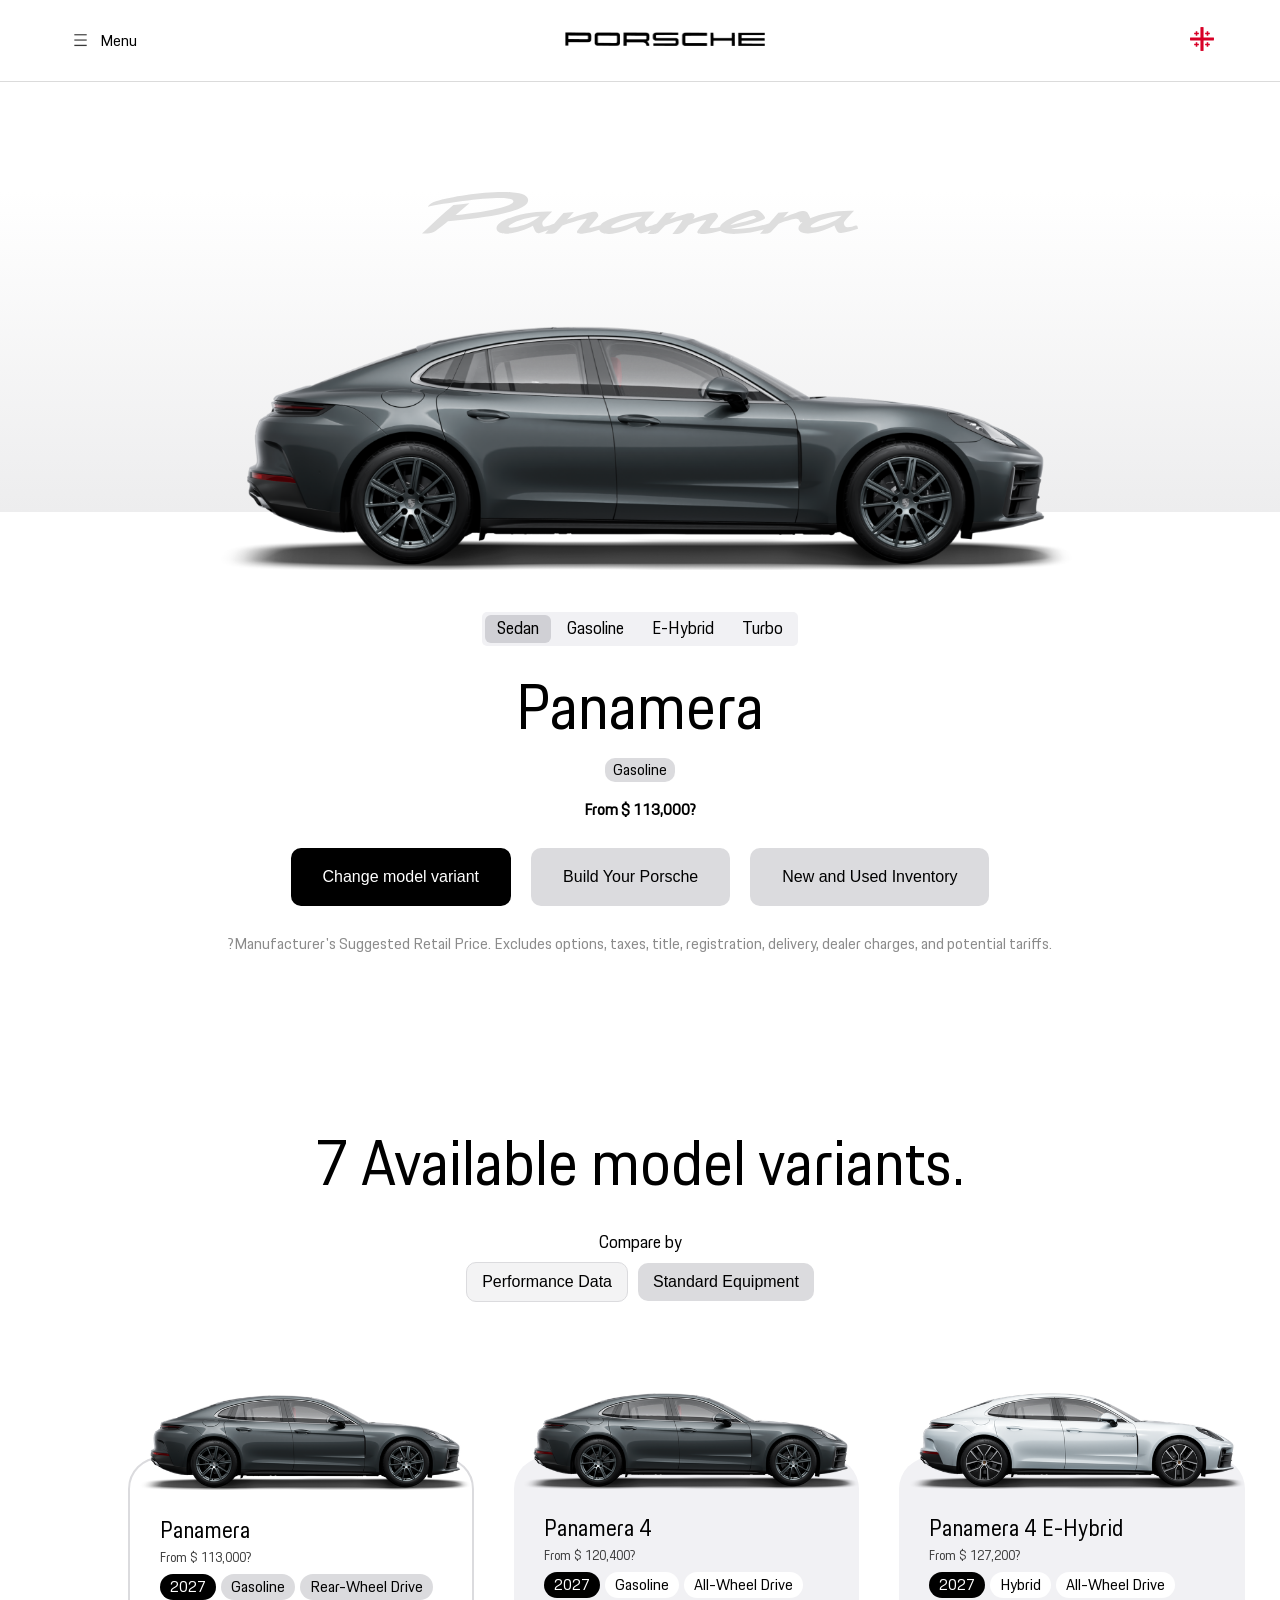
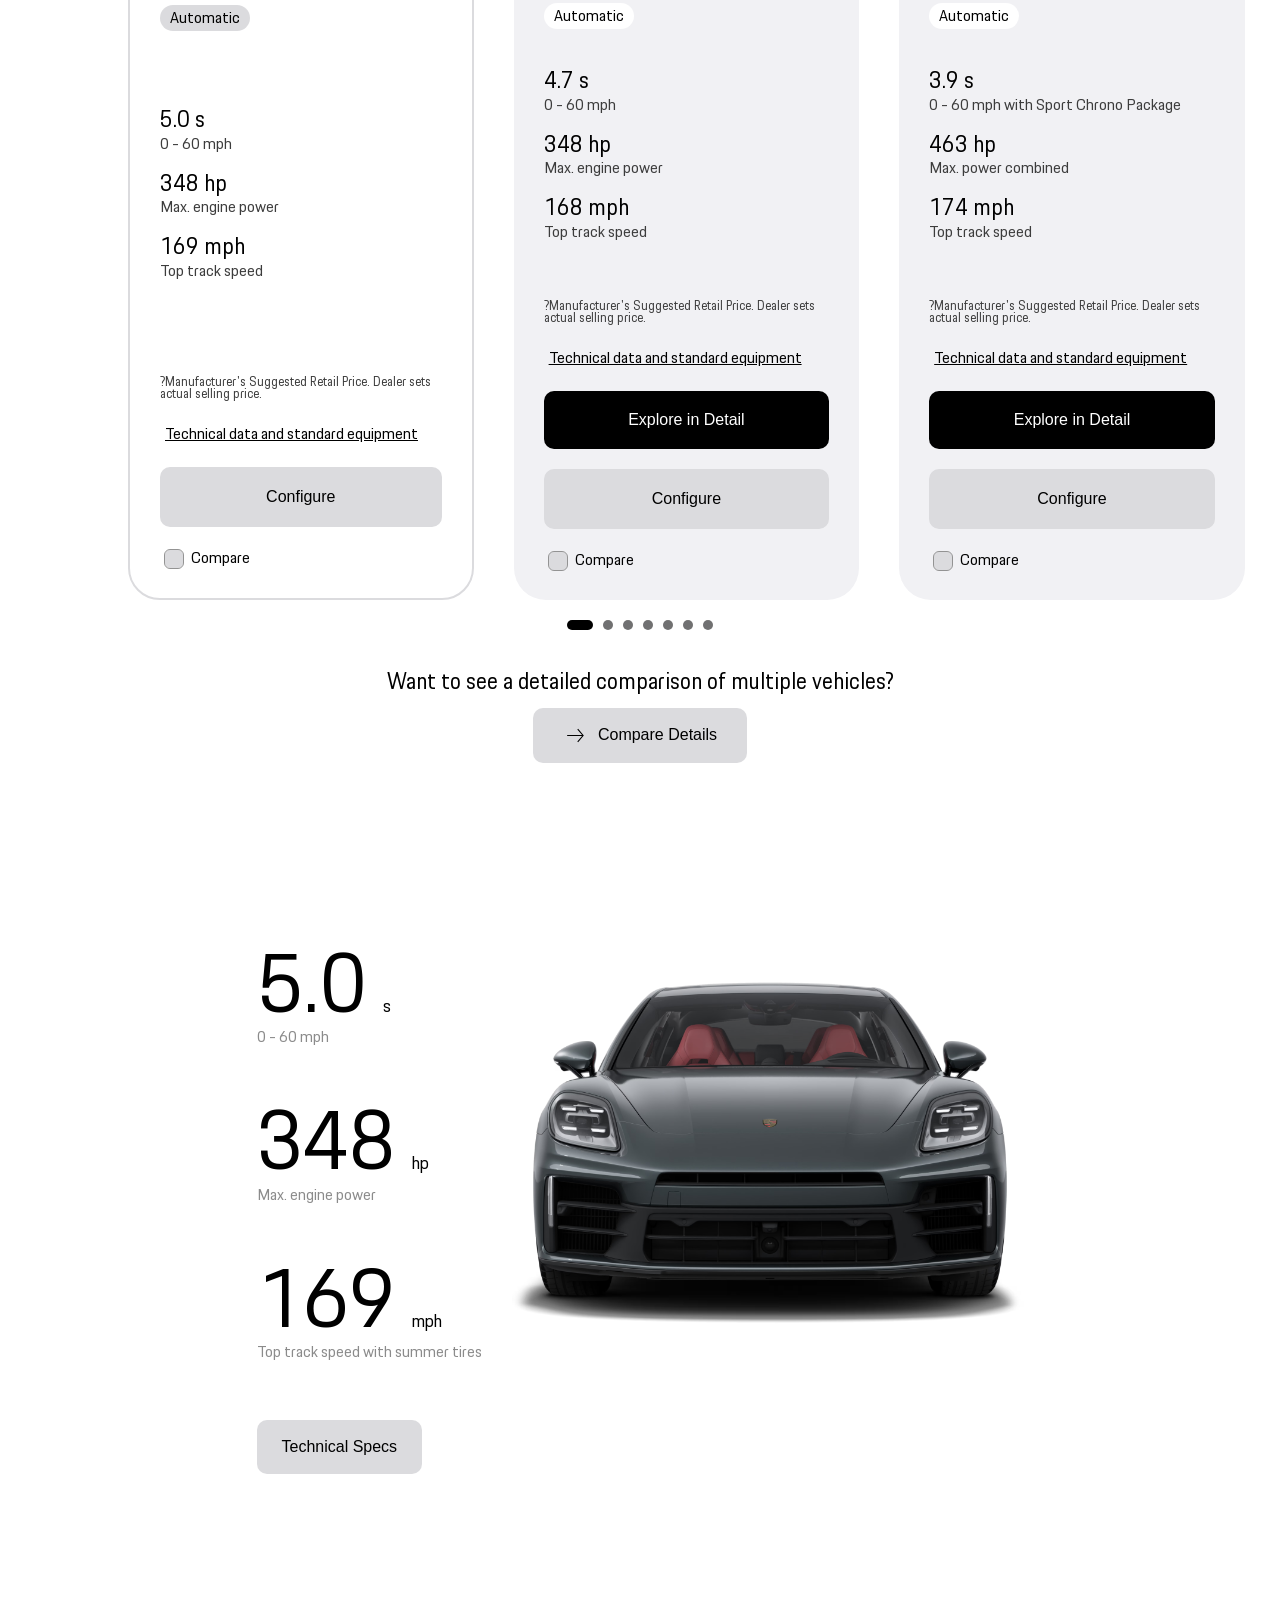
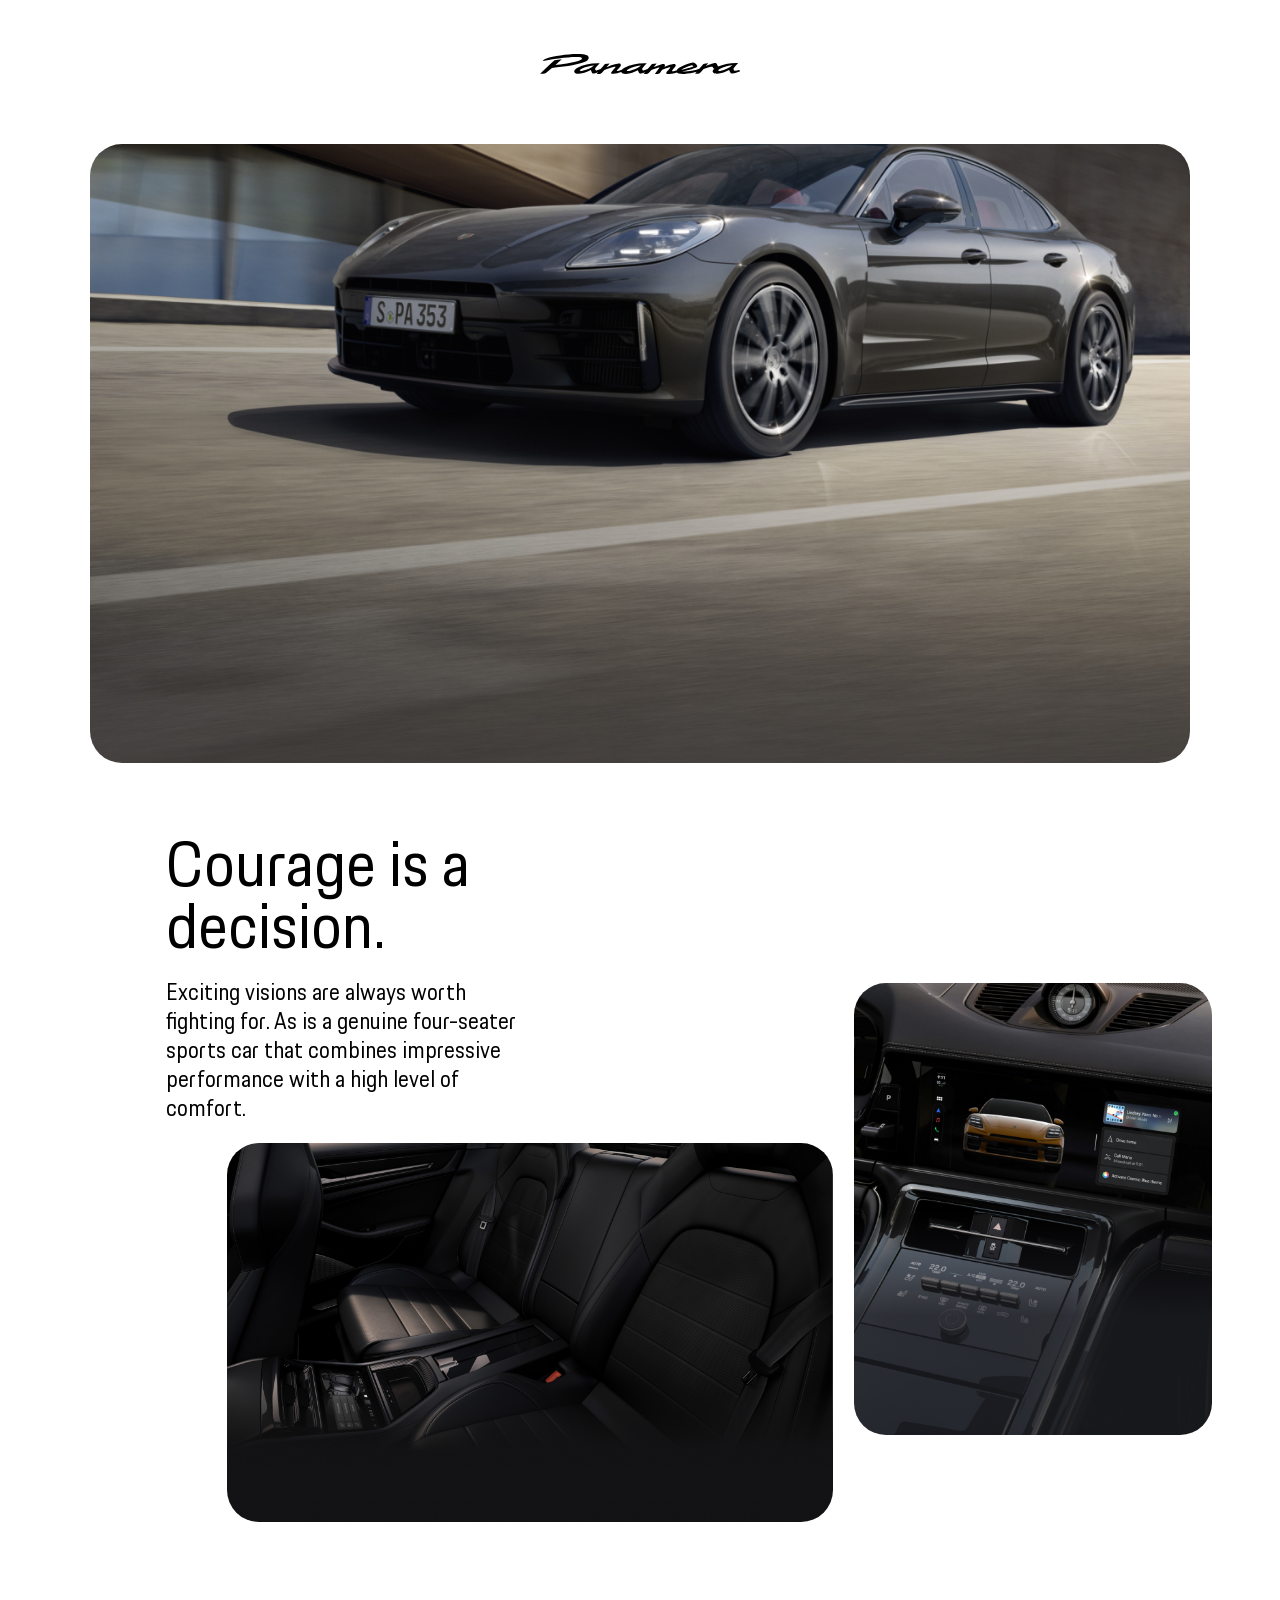
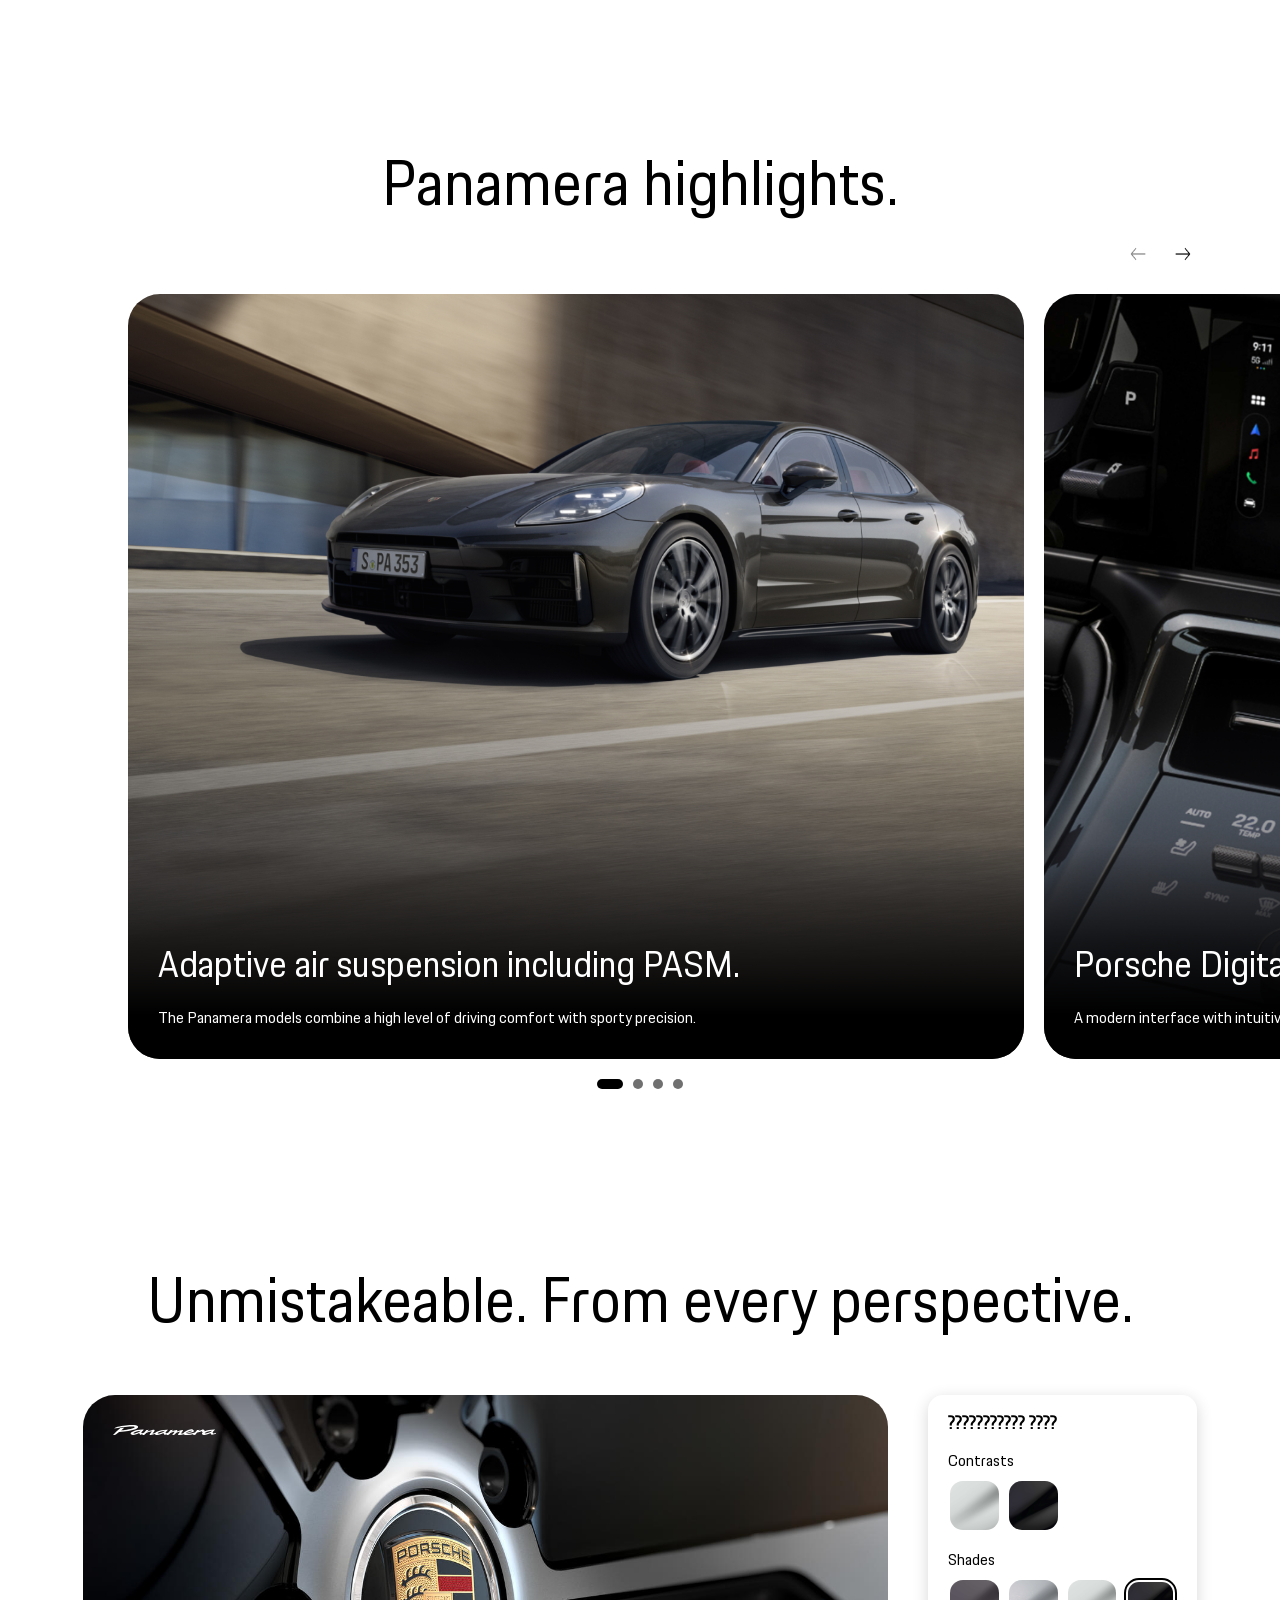
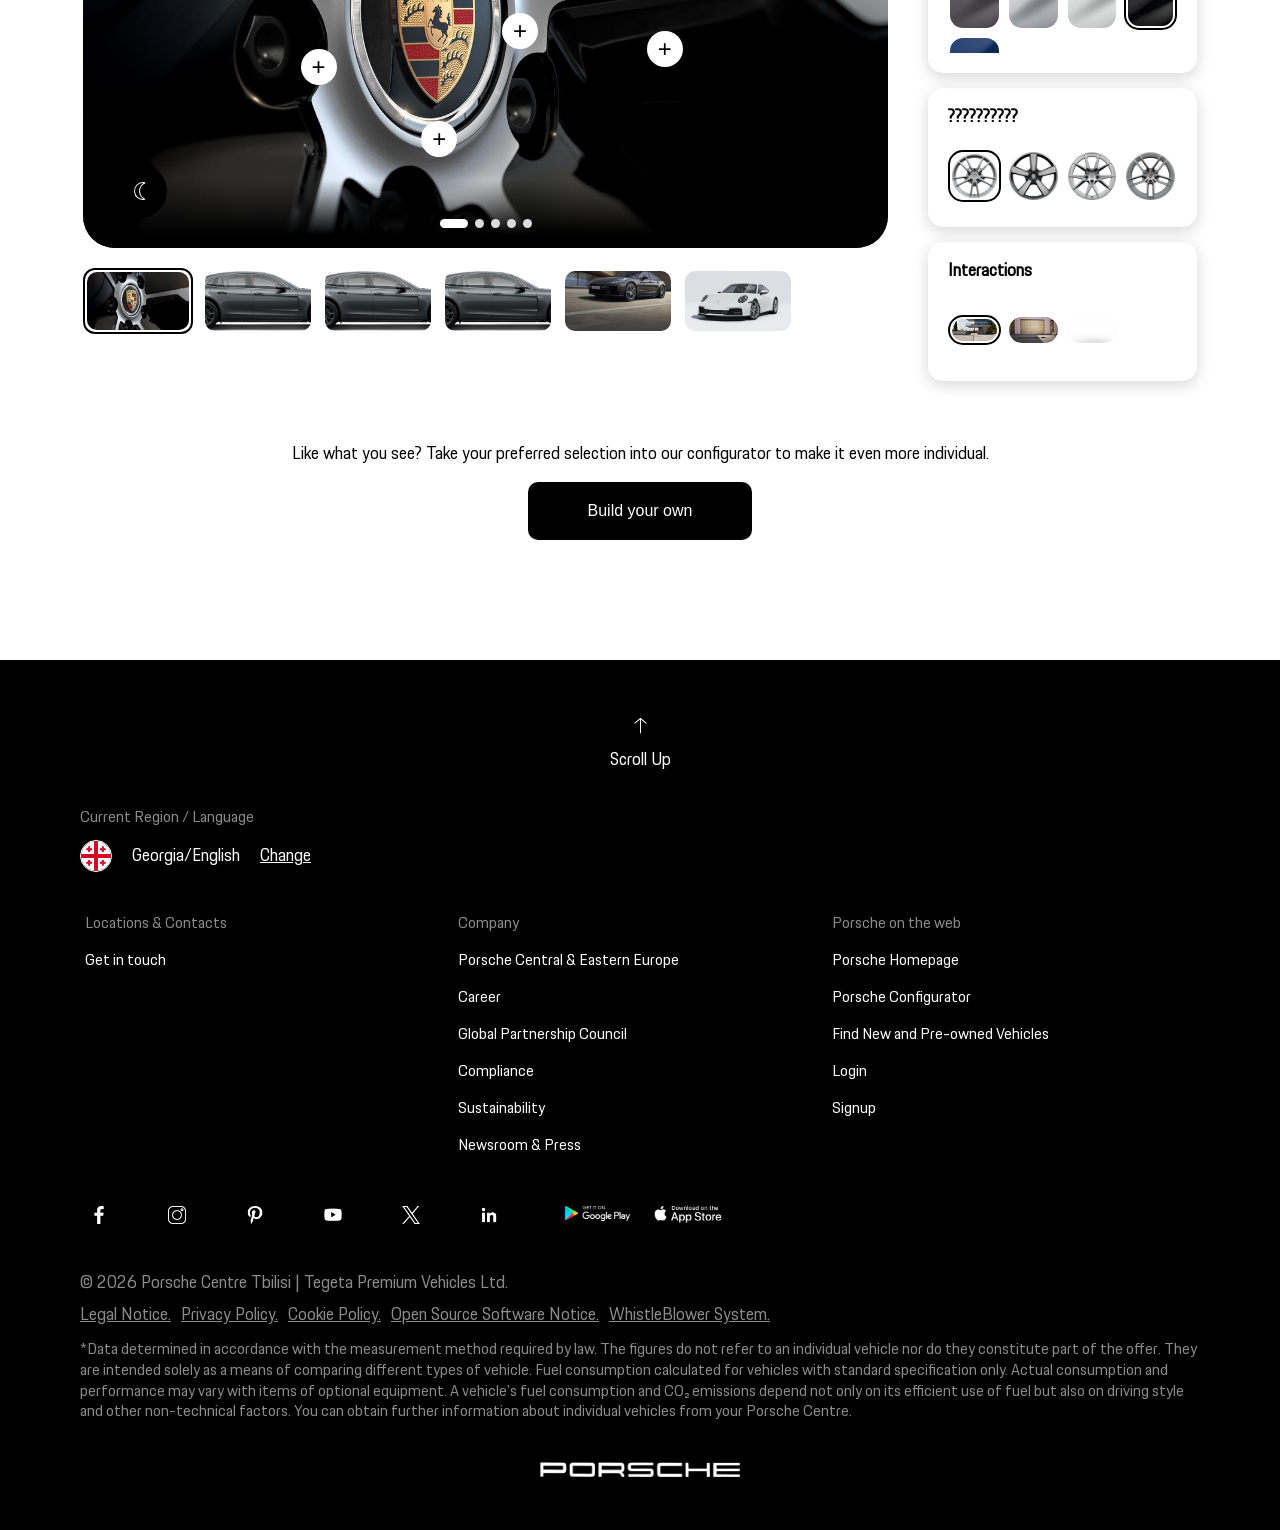
<file: pages/panamera.html>
<!doctype html>
<html lang="en">
  <head>
    <meta charset="UTF-8" />
    <meta name="viewport" content="width=device-width, initial-scale=1.0" />
    <title>Porsche Panamera | Porsche Georgia</title>
    <link
      rel="icon"
      type="image/x-icon"
      href="../assets/icons/porsche-logo.ico"
    />
    <link rel="stylesheet" href="../styles/main.css" />
  </head>
  <body class="page-panamera">
    <aside id="sidebar">
      <div id="sidebar-background" class="background-element"></div>
      <nav>
        <button id="nav-close-btn" class="sidebar-close-btn">
          <img
            class="x-icon"
            src="../assets/icons/close.svg"
            alt="close icon"
          />
        </button>
        <div class="navigation-container">
          <div class="navigation-tabs">
            <button id="models-btn" class="navigation-btn selected">
              Models
              <img
                class="arrow-right"
                src="../assets/icons/arrow-head-right.svg"
                alt="arrow-right"
              />
            </button>
            <button id="vehicle-purchase-btn" class="navigation-btn">
              Vehicle Purchase
              <img
                class="arrow-right"
                src="../assets/icons/arrow-head-right.svg"
                alt="arrow-right"
              />
            </button>
            <button id="dealer-btn" class="navigation-btn">
              Find a Dealer
              <img
                class="arrow-right"
                src="../assets/icons/arrow-head-right.svg"
                alt="arrow-right"
              />
            </button>
          </div>
          <div class="navigation-action">
            <div class="car-models-tab navigation-tab show">
              <div class="car-model-card">
                <p class="car-model-name">718</p>
                <img
                  class="car-model-image"
                  src="../assets/images/car-models/718/718-side-profile.webp"
                  alt="porsche 911 side profile"
                />
                <div class="fuel-types">
                  <p class="fuel-type">საწვავი</p>
                </div>
              </div>
              <a href="./911.html">
                <div class="car-model-card">
                  <p class="car-model-name">911</p>
                  <img
                    class="car-model-image"
                    src="../assets/images/car-models/911/911-side-profile.webp"
                    alt="porsche 911 side profile"
                  />
                  <div class="fuel-types">
                    <p class="fuel-type">საწვავი</p>
                  </div>
                </div>
              </a>
              <div class="car-model-card">
                <p class="car-model-name">Taycan</p>
                <img
                  class="car-model-image"
                  src="../assets/images/car-models/taycan/taycan-side-profile.webp"
                  alt="porsche 911 side profile"
                />
                <div class="fuel-types">
                  <p class="fuel-type">ელექტრო</p>
                </div>
              </div>
              <div class="car-model-card selected-model-card">
                <p class="car-model-name">Panamera</p>
                <img
                  class="car-model-image"
                  src="../assets/images/car-models/panamera/panamera-side-profile.webp"
                  alt="porsche 911 side profile"
                />
                <div class="fuel-types">
                  <p class="fuel-type">ჰიბრიდული</p>
                  <p class="fuel-type">საწვავი</p>
                </div>
              </div>
              <div class="car-model-card">
                <p class="car-model-name">Macan</p>
                <img
                  class="car-model-image"
                  src="../assets/images/car-models/macan/macan-side-profile.webp"
                  alt="porsche 911 side profile"
                />
                <div class="fuel-types">
                  <p class="fuel-type">ელექტრო</p>
                  <p class="fuel-type">საწვავი</p>
                </div>
              </div>
              <div class="car-model-card">
                <p class="car-model-name">Cayenne</p>
                <img
                  class="car-model-image"
                  src="../assets/images/car-models/cayenne/cayenne-side-profile.webp"
                  alt="porsche 911 side profile"
                />
                <div class="fuel-types">
                  <p class="fuel-type">ელექტრო</p>
                  <p class="fuel-type">ჰიბრიდული</p>
                  <p class="fuel-type">საწვავი</p>
                </div>
              </div>
            </div>
            <div class="vehicle-purchase-tab navigation-tab">
              <a href="#">Model Overview & Local Services</a>
              <a href="#">Configure</a>
              <a href="#">Compare Models</a>
              <a href="#">Saved Vehicles</a>
              <a href="#">Find New and Pre-owned Vehicles</a>
              <a href="#">E-Mobility & E-Performance</a>
              <a href="#">Genuine Accessories</a>
            </div>
            <div class="dealers-tab navigation-tab">
              <button class="find-dealer-btn">
                Search for dealers on a map
                <img
                  class="arrow-right-icon"
                  src="../assets/icons/black-arrow-right.svg"
                  alt="arrow pointing right"
                />
              </button>
              <div class="dealer-details-container">
                <p class="dealer-title">Porsche center Tbilisi</p>
                <p class="dealer-address">
                  12th km., David Agmashenebeli Alley, 0131 Tbilisi
                </p>

                <ul class="dealer-navigation-list">
                  <li class="navigation-list-item">
                    <a href="#">
                      <img
                        class="navigation-icon"
                        src="../assets/icons/pin.svg"
                        alt="pin"
                      />
                      Get Directions
                    </a>
                  </li>
                  <li class="navigation-list-item">
                    <a href="#">
                      <img
                        class="navigation-icon"
                        src="../assets/icons/globe-black.svg"
                        alt="pin"
                      />
                      Visit Dealer Website
                    </a>
                  </li>
                  <li class="navigation-list-item">
                    <a href="#">
                      <img
                        class="navigation-icon"
                        src="../assets/icons/car.svg"
                        alt="pin"
                      />
                      See Vehicles for this Dealer
                    </a>
                  </li>
                </ul>
                <button class="show-more-details-btn">
                  <img
                    class="arrow-down-icon"
                    src="../assets/icons/arrow-head-down.svg"
                    alt="arrow pointing down"
                  />how more details
                </button>
              </div>
            </div>
          </div>
        </div>
      </nav>
    </aside>
    <header class="white-header-fixed">
      <div class="header-container">
        <div class="header-left">
          <a href="#section1" class="model-name">Panamera</a>
          <a class="model-change-link" href="#section2">Change Model variant</a>
        </div>
        <nav class="header-right">
          <img
            class="vertical-menu-lines"
            src="../assets/icons/menu-dots-vertical.svg"
            alt=""
          />
          <ul class="nav-list">
            <li class="list-item">Build Your Porsche</li>
            <li class="list-item">New and Used Inventory</li>
            <li class="list-item">Compare</li>
          </ul>
        </nav>
      </div>
    </header>
    <main>
      <header class="white-header-static">
        <div class="header-container">
          <div id="sidebar-toggle" class="header-left">
            <img
              class="burger-menu"
              src="../assets/icons/menu-lines-white.png"
              alt="burger menu"
            />
            <p class="menu">Menu</p>
          </div>
          <div class="header-middle">
            <a href="../index.html">
              <img
                class="porsche-logo"
                src="../assets/icons/porsche-logo.png"
                alt="porsche-logo"
              />
              <img
                class="porsche-title"
                src="../assets/images/porsche-title.png"
                alt="Porsche-title"
              />
            </a>
          </div>
          <div class="header-right">
            <img
              class="globe-icon"
              src="../assets/icons/georgia.svg"
              alt="globe"
            />
            <div class="globe-tooltip">Country Selector</div>
          </div>
        </div>
      </header>
      <section id="section1" class="model-hero-section panamera-hero-section">
        <div class="section-container">
          <div class="section-up">
            <img
              class="model-signature-image"
              src="../assets/images/model-signatures/panamera.svg"
              alt="Panamera signature text"
            />
            <img
              class="model-side-profile-image"
              src="../assets/images/car-models/panamera/porsche-assets/panamera-model-intro.png"
              alt="Porsche Panamera in Volcano Grey Metallic side view"
            />
          </div>
          <div class="section-down">
            <div class="model-type-slider">
              <a class="model-type-link selected" href="#">Sedan</a>
              <a class="model-type-link" href="#section2">Gasoline</a>
              <a class="model-type-link" href="#section2">E-Hybrid</a>
              <a class="model-type-link" href="#section2">Turbo</a>
            </div>
            <div class="model-details">
              <h1 class="model-name">Panamera</h1>
              <div class="fuel-types">
                <p class="fuel-type">Gasoline</p>
              </div>
              <p class="model-starting-price">From $ 113,000?</p>
            </div>
            <div class="model-btns">
              <button class="model-btn change-model-btn _BlackButton">
                <p>Change model variant</p>
              </button>
              <button class="model-btn _GrayButton configure-btn">
                Build Your Porsche
              </button>
              <button class="model-btn _GrayButton">
                New and Used Inventory
              </button>
            </div>
            <div class="additional-details">
              <p class="additional-detail">
                ?Manufacturer's Suggested Retail Price. Excludes options, taxes,
                title, registration, delivery, dealer charges, and potential
                tariffs.
              </p>
            </div>
          </div>
        </div>
      </section>
      <section
        id="section2"
        class="porsche-models-section panamera-models-section"
      >
        <div class="section-container">
          <h2 class="section-heading">7 Available model variants.</h2>
          <div class="section-navigation">
            <div class="compare-selector">
              <p class="compare-text">Compare by</p>
              <div class="compare-btns">
                <button class="_GrayButton compare-btn selected">
                  Performance Data
                </button>
                <button class="_GrayButton compare-btn">
                  Standard Equipment
                </button>
              </div>
            </div>
          </div>
          <div class="slider-wrapper">
            <div class="slider">
              <div class="slide selected">
                <img
                  class="model-image"
                  src="../assets/images/car-models/panamera/porsche-assets/panamera-side-shot.png"
                  alt="Panamera side profile."
                />
                <div class="head">
                  <div class="head-content">
                    <h3 class="model-name">Panamera</h3>
                    <p class="model-starting-price">From $ 113,000?</p>
                    <div class="model-details">
                      <p class="model-detail model-year">2027</p>
                      <p class="model-detail fuel-type">Gasoline</p>
                      <p class="model-detail drive-wheels">Rear-Wheel Drive</p>
                      <p class="model-detail transmission-type">Automatic</p>
                    </div>
                  </div>
                </div>
                <div class="body">
                  <div class="model-spec">
                    <p class="model-spec-result">5.0 s</p>
                    <span class="model-spec-detail">0 - 60 mph</span>
                  </div>
                  <div class="model-spec">
                    <p class="model-spec-result">348 hp</p>
                    <span class="model-spec-detail">Max. engine power</span>
                  </div>
                  <div class="model-spec">
                    <p class="model-spec-result">169 mph</p>
                    <span class="model-spec-detail">Top track speed</span>
                  </div>
                </div>
                <div class="footer">
                  <p class="fuel-consumption">
                    ?Manufacturer's Suggested Retail Price. Dealer sets actual
                    selling price.
                  </p>
                  <a class="technical-data-link" href="#section3">
                    Technical data and standard equipment
                  </a>
                  <button class="explore-btn _BlackButton">
                    Explore in Detail
                  </button>
                  <button class="configure-btn _GrayButton">Configure</button>
                  <div class="compare-container">
                    <input
                      class="compare-input _BlackRadioInput"
                      type="radio"
                    />
                    <p class="comprare-text">Compare</p>
                  </div>
                </div>
              </div>
              <div class="slide">
                <img
                  class="model-image"
                  src="../assets/images/car-models/panamera/porsche-assets/panamera-4-side-shot.png"
                  alt="Panamera 4 side profile."
                />
                <div class="head">
                  <div class="head-content">
                    <h3 class="model-name">Panamera 4</h3>
                    <p class="model-starting-price">From $ 120,400?</p>
                    <div class="model-details">
                      <p class="model-detail model-year">2027</p>
                      <p class="model-detail fuel-type">Gasoline</p>
                      <p class="model-detail drive-wheels">All-Wheel Drive</p>
                      <p class="model-detail transmission-type">Automatic</p>
                    </div>
                  </div>
                </div>
                <div class="body">
                  <div class="model-spec">
                    <p class="model-spec-result">4.7 s</p>
                    <span class="model-spec-detail">0 - 60 mph</span>
                  </div>
                  <div class="model-spec">
                    <p class="model-spec-result">348 hp</p>
                    <span class="model-spec-detail">Max. engine power</span>
                  </div>
                  <div class="model-spec">
                    <p class="model-spec-result">168 mph</p>
                    <span class="model-spec-detail">Top track speed</span>
                  </div>
                </div>
                <div class="footer">
                  <p class="fuel-consumption">
                    ?Manufacturer's Suggested Retail Price. Dealer sets actual
                    selling price.
                  </p>
                  <a class="technical-data-link" href="#section3">
                    Technical data and standard equipment
                  </a>
                  <button class="explore-btn _BlackButton">
                    Explore in Detail
                  </button>
                  <button class="configure-btn _GrayButton">Configure</button>
                  <div class="compare-container">
                    <input
                      class="compare-input _BlackRadioInput"
                      type="radio"
                    />
                    <p class="comprare-text">Compare</p>
                  </div>
                </div>
              </div>
              <div class="slide">
                <img
                  class="model-image"
                  src="../assets/images/car-models/panamera/porsche-assets/panamera-4-e-hybrid-side-shot.png"
                  alt="Panamera 4 E-Hybrid side profile."
                />
                <div class="head">
                  <div class="head-content">
                    <h3 class="model-name">Panamera 4 E-Hybrid</h3>
                    <p class="model-starting-price">From $ 127,200?</p>
                    <div class="model-details">
                      <p class="model-detail model-year">2027</p>
                      <p class="model-detail fuel-type">Hybrid</p>
                      <p class="model-detail drive-wheels">All-Wheel Drive</p>
                      <p class="model-detail transmission-type">Automatic</p>
                    </div>
                  </div>
                </div>
                <div class="body">
                  <div class="model-spec">
                    <p class="model-spec-result">3.9 s</p>
                    <span class="model-spec-detail"
                      >0 - 60 mph with Sport Chrono Package</span
                    >
                  </div>
                  <div class="model-spec">
                    <p class="model-spec-result">463 hp</p>
                    <span class="model-spec-detail">Max. power combined</span>
                  </div>
                  <div class="model-spec">
                    <p class="model-spec-result">174 mph</p>
                    <span class="model-spec-detail">Top track speed</span>
                  </div>
                </div>
                <div class="footer">
                  <p class="fuel-consumption">
                    ?Manufacturer's Suggested Retail Price. Dealer sets actual
                    selling price.
                  </p>
                  <a class="technical-data-link" href="#section3">
                    Technical data and standard equipment
                  </a>
                  <button class="explore-btn _BlackButton">
                    Explore in Detail
                  </button>
                  <button class="configure-btn _GrayButton">Configure</button>
                  <div class="compare-container">
                    <input
                      class="compare-input _BlackRadioInput"
                      type="radio"
                    />
                    <p class="comprare-text">Compare</p>
                  </div>
                </div>
              </div>
              <div class="slide">
                <img
                  class="model-image"
                  src="../assets/images/car-models/panamera/porsche-assets/panamera-4s-e-hybrid-side-shot.png"
                  alt="Panamera 4S E-Hybrid side profile."
                />
                <div class="head">
                  <div class="head-content">
                    <h3 class="model-name">Panamera 4S E-Hybrid</h3>
                    <p class="model-starting-price">From $ 139,100?</p>
                    <div class="model-details">
                      <p class="model-detail model-year">2027</p>
                      <p class="model-detail fuel-type">Hybrid</p>
                      <p class="model-detail drive-wheels">All-Wheel Drive</p>
                      <p class="model-detail transmission-type">Automatic</p>
                    </div>
                  </div>
                </div>
                <div class="body">
                  <div class="model-spec">
                    <p class="model-spec-result">3.5 s</p>
                    <span class="model-spec-detail"
                      >0 - 60 mph with Sport Chrono Package</span
                    >
                  </div>
                  <div class="model-spec">
                    <p class="model-spec-result">536 hp</p>
                    <span class="model-spec-detail">Max. power combined</span>
                  </div>
                  <div class="model-spec">
                    <p class="model-spec-result">180 mph</p>
                    <span class="model-spec-detail">Top track speed</span>
                  </div>
                </div>
                <div class="footer">
                  <p class="fuel-consumption">
                    ?Manufacturer's Suggested Retail Price. Dealer sets actual
                    selling price.
                  </p>
                  <a class="technical-data-link" href="#section3">
                    Technical data and standard equipment
                  </a>
                  <button class="explore-btn _BlackButton">
                    Explore in Detail
                  </button>
                  <button class="configure-btn _GrayButton">Configure</button>
                  <div class="compare-container">
                    <input
                      class="compare-input _BlackRadioInput"
                      type="radio"
                    />
                    <p class="comprare-text">Compare</p>
                  </div>
                </div>
              </div>
              <div class="slide">
                <img
                  class="model-image"
                  src="../assets/images/car-models/panamera/porsche-assets/panamera-gts-side-shot.png"
                  alt="Panamera GTS side profile."
                />
                <div class="head">
                  <div class="head-content">
                    <h3 class="model-name">Panamera GTS</h3>
                    <p class="model-starting-price">From $ 166,900?</p>
                    <div class="model-details">
                      <p class="model-detail model-year">2027</p>
                      <p class="model-detail fuel-type">Gasoline</p>
                      <p class="model-detail drive-wheels">All-Wheel Drive</p>
                      <p class="model-detail transmission-type">Automatic</p>
                    </div>
                  </div>
                </div>
                <div class="body">
                  <div class="model-spec">
                    <p class="model-spec-result">3.6 s</p>
                    <span class="model-spec-detail"
                      >0 - 60 mph with Sport Chrono Package</span
                    >
                  </div>
                  <div class="model-spec">
                    <p class="model-spec-result">493 hp</p>
                    <span class="model-spec-detail">Max. engine power</span>
                  </div>
                  <div class="model-spec">
                    <p class="model-spec-result">188 mph</p>
                    <span class="model-spec-detail">Top track speed</span>
                  </div>
                </div>
                <div class="footer">
                  <p class="fuel-consumption">
                    ?Manufacturer's Suggested Retail Price. Dealer sets actual
                    selling price.
                  </p>
                  <a class="technical-data-link" href="#section3">
                    Technical data and standard equipment
                  </a>
                  <button class="explore-btn _BlackButton">
                    Explore in Detail
                  </button>
                  <button class="configure-btn _GrayButton">Configure</button>
                  <div class="compare-container">
                    <input
                      class="compare-input _BlackRadioInput"
                      type="radio"
                    />
                    <p class="comprare-text">Compare</p>
                  </div>
                </div>
              </div>
              <div class="slide">
                <img
                  class="model-image"
                  src="../assets/images/car-models/panamera/porsche-assets/panamera-turbo-e-hybrid-side-shot.png"
                  alt="Panamera Turbo E-Hybrid side profile."
                />
                <div class="head">
                  <div class="head-content">
                    <h3 class="model-name">Panamera Turbo E-Hybrid</h3>
                    <p class="model-starting-price">From $ 207,900?</p>
                    <div class="model-details">
                      <p class="model-detail model-year">2027</p>
                      <p class="model-detail fuel-type">Hybrid</p>
                      <p class="model-detail drive-wheels">All-Wheel Drive</p>
                      <p class="model-detail transmission-type">Automatic</p>
                    </div>
                  </div>
                </div>
                <div class="body">
                  <div class="model-spec">
                    <p class="model-spec-result">3.0 s</p>
                    <span class="model-spec-detail"
                      >0 - 60 mph with Sport Chrono Package</span
                    >
                  </div>
                  <div class="model-spec">
                    <p class="model-spec-result">670 hp</p>
                    <span class="model-spec-detail">Max. power combined</span>
                  </div>
                  <div class="model-spec">
                    <p class="model-spec-result">196 mph</p>
                    <span class="model-spec-detail">Top track speed</span>
                  </div>
                </div>
                <div class="footer">
                  <p class="fuel-consumption">
                    ?Manufacturer's Suggested Retail Price. Dealer sets actual
                    selling price.
                  </p>
                  <a class="technical-data-link" href="#section3">
                    Technical data and standard equipment
                  </a>
                  <button class="explore-btn _BlackButton">
                    Explore in Detail
                  </button>
                  <button class="configure-btn _GrayButton">Configure</button>
                  <div class="compare-container">
                    <input
                      class="compare-input _BlackRadioInput"
                      type="radio"
                    />
                    <p class="comprare-text">Compare</p>
                  </div>
                </div>
              </div>
              <div class="slide">
                <img
                  class="model-image"
                  src="../assets/images/car-models/panamera/porsche-assets/panamera-turbo-s-e-hybrid-side-shot.png"
                  alt="Panamera Turbo S E-Hybrid side profile."
                />
                <div class="head">
                  <div class="head-content">
                    <h3 class="model-name">Panamera Turbo S E-Hybrid</h3>
                    <p class="model-starting-price">From $ 245,200?</p>
                    <div class="model-details">
                      <p class="model-detail model-year">2027</p>
                      <p class="model-detail fuel-type">Hybrid</p>
                      <p class="model-detail drive-wheels">All-Wheel Drive</p>
                      <p class="model-detail transmission-type">Automatic</p>
                    </div>
                  </div>
                </div>
                <div class="body">
                  <div class="model-spec">
                    <p class="model-spec-result">2.8 s</p>
                    <span class="model-spec-detail"
                      >0 - 60 mph with Sport Chrono Package</span
                    >
                  </div>
                  <div class="model-spec">
                    <p class="model-spec-result">771 hp</p>
                    <span class="model-spec-detail">Max. power combined</span>
                  </div>
                  <div class="model-spec">
                    <p class="model-spec-result">202 mph</p>
                    <span class="model-spec-detail">Top track speed</span>
                  </div>
                </div>
                <div class="footer">
                  <p class="fuel-consumption">
                    ?Manufacturer's Suggested Retail Price. Dealer sets actual
                    selling price.
                  </p>
                  <a class="technical-data-link" href="#section3">
                    Technical data and standard equipment
                  </a>
                  <button class="explore-btn _BlackButton">
                    Explore in Detail
                  </button>
                  <button class="configure-btn _GrayButton">Configure</button>
                  <div class="compare-container">
                    <input
                      class="compare-input _BlackRadioInput"
                      type="radio"
                    />
                    <p class="comprare-text">Compare</p>
                  </div>
                </div>
              </div>
            </div>
            <div class="slider-navigation">
              <a class="navigation-link selected" href="#section2"></a>
              <a class="navigation-link" href="#section2"></a>
              <a class="navigation-link" href="#section2"></a>
              <a class="navigation-link" href="#section2"></a>
              <a class="navigation-link" href="#section2"></a>
              <a class="navigation-link" href="#section2"></a>
              <a class="navigation-link" href="#section2"></a>
            </div>
          </div>
          <div class="additional-details-wrapper">
            <p class="comparison-text">
              Want to see a detailed comparison of multiple vehicles?
            </p>
            <button class="_GrayButton comparison-btn">
              <img
                src="../assets/icons/black-arrow-right.svg"
                alt="black 2D arrow pointing right"
              />
              Compare Details
            </button>
          </div>
        </div>
      </section>
      <section id="section3" class="model-specs-section panamera-specs-section">
        <div class="section-container">
          <div class="section-content">
            <div class="model-specs-wrapper">
              <div class="model-specs">
                <div class="spec">
                  <h2 class="spec-result">5.0 <span>s</span></h2>
                  <p class="spec-description">0 - 60 mph</p>
                </div>
                <div class="spec">
                  <h2 class="spec-result">348 <span>hp</span></h2>
                  <p class="spec-description">Max. engine power</p>
                </div>
                <div class="spec">
                  <h2 class="spec-result">169 <span>mph</span></h2>
                  <p class="spec-description">
                    Top track speed with summer tires
                  </p>
                </div>
              </div>
            </div>
            <img
              class="model-image"
              src="../assets/images/car-models/panamera/porsche-assets/panamera-front.avif"
              alt="Porsche Panamera side profile"
            />
          </div>
          <button class="_GrayButton view-specs-btn">Technical Specs</button>
        </div>
      </section>
      <section
        id="section4"
        class="model-testimonial-section panamera-story-section"
      >
        <div class="section-container">
          <img
            class="model-signature-image"
            src="../assets/images/model-signatures/panamera.svg"
            alt="Panamera signature image"
          />
          <img
            id="image1"
            class="testimonial-image image1"
            src="../assets/images/car-models/panamera/porsche-assets/panamera-driving.jpg"
            alt="Porsche Panamera driving"
          />
          <div class="testimonial">
            <h2 class="testimonial-title">Courage is a decision.</h2>
            <p class="testimonial-text">
              Exciting visions are always worth fighting for. As is a genuine
              four-seater sports car that combines impressive performance with a
              high level of comfort.
            </p>
          </div>
          <img
            id="image2"
            class="testimonial-image image2"
            src="../assets/images/car-models/panamera/porsche-assets/panamera-infotainment.jpg"
            alt="Porsche Panamera infotainment display"
          />
          <img
            id="image3"
            class="testimonial-image image3"
            src="../assets/images/car-models/panamera/porsche-assets/panamera-rear-seats.jpg"
            alt="Porsche Panamera rear seats"
          />
        </div>
      </section>
      <section
        id="section5"
        class="highlights-section panamera-highlights-section"
      >
        <div class="section-container">
          <h2 class="section-heading">Panamera highlights.</h2>
          <div class="arrow-btns _NavigationArrowButtons">
            <button
              class="_ArrowButton highlights-arrow-btn arrow-btn-left disabled"
            >
              <img
                class="arrow-icon"
                src="../assets/icons/white-arrow-right.png"
                alt="white arrow pointing right"
              />
            </button>
            <button
              class="_ArrowButton highlights-arrow-btn arrow-btn-right highlights-arrow"
            >
              <img
                class="arrow-icon"
                src="../assets/icons/white-arrow-right.png"
                alt="white arrow pointing left"
              />
            </button>
          </div>
          <div class="slider-wrapper">
            <div class="slider">
              <div class="slider-card highlights-slide" id="highlights-slide1">
                <div class="slider-media">
                  <img
                    class="slider-image"
                    src="../assets/images/car-models/panamera/porsche-assets/panamera-driving.jpg"
                    alt="Porsche Panamera driving past a building"
                  />
                </div>
                <div class="slider-body">
                  <h3 class="slider-heading">
                    Adaptive air suspension including PASM.
                  </h3>
                  <p class="slider-description">
                    The Panamera models combine a high level of driving comfort
                    with sporty precision.
                  </p>
                </div>
              </div>
              <div class="slider-card highlights-slide" id="highlights-slide2">
                <div class="slider-media">
                  <img
                    class="slider-image"
                    src="../assets/images/car-models/panamera/porsche-assets/panamera-infotainment.jpg"
                    alt="Porsche Panamera digital cockpit"
                  />
                </div>
                <div class="slider-body">
                  <h3 class="slider-heading">Porsche Digital Interaction.</h3>
                  <p class="slider-description">
                    A modern interface with intuitive operation, customizable
                    widgets, and a clean cockpit feel.
                  </p>
                </div>
              </div>
              <div class="slider-card highlights-slide" id="highlights-slide3">
                <div class="slider-media">
                  <img
                    class="slider-image"
                    src="../assets/images/car-models/panamera/porsche-assets/panamera-rear-seats.jpg"
                    alt="Porsche Panamera rear-seat comfort"
                  />
                </div>
                <div class="slider-body">
                  <h3 class="slider-heading">Comfort in the rear seats.</h3>
                  <p class="slider-description">
                    Generous room, comfort-focused seating, and the calm
                    confidence expected from a luxury sedan.
                  </p>
                </div>
              </div>
              <div class="slider-card highlights-slide" id="highlights-slide4">
                <div class="slider-media">
                  <img
                    class="slider-image"
                    src="../assets/images/car-models/panamera/porsche-assets/panamera-app-center.jpg"
                    alt="Porsche Panamera App Center"
                  />
                </div>
                <div class="slider-body">
                  <h3 class="slider-heading">App Center.</h3>
                  <p class="slider-description">
                    Streaming, voice features, and connected services bring more
                    of your digital life into the car.
                  </p>
                </div>
              </div>
            </div>
          </div>
          <div class="slider-navigation">
            <a class="navigation-link selected" href="#highlights-slide1"></a>
            <a class="navigation-link" href="#highlights-slide2"></a>
            <a class="navigation-link" href="#highlights-slide3"></a>
            <a class="navigation-link" href="#highlights-slide4"></a>
          </div>
        </div>
      </section>
      <section
        id="section6"
        class="model-configuration-section panamera-configuration-section"
      >
        <div class="section-container">
          <h2 class="section-heading section-title">
            Unmistakeable. From every perspective.
          </h2>
          <div class="model-config-window">
            <div class="config-left">
              <div class="main-window">
                <div class="theme-controller">
                  <img
                    class="moon-icon"
                    src="../assets/icons/moon.svg"
                    alt="moon icon"
                  />
                </div>
                <img
                  class="model-signature-text"
                  src="../assets/images/model-signatures/panamera.svg"
                  alt="Panamera model signature text"
                />
                <button
                  class="hotspot hotspot-front"
                  aria-label="Front design detail"
                >
                  +
                </button>
                <button
                  class="hotspot hotspot-light"
                  aria-label="Headlight detail"
                >
                  +
                </button>
                <button class="hotspot hotspot-wheel" aria-label="Wheel detail">
                  +
                </button>
                <button class="hotspot hotspot-door" aria-label="Side detail">
                  +
                </button>
                <div class="background-media">
                  <img
                    class="background-image"
                    src="../assets/images/car-models/panamera/porsche-assets/panamera-config-main.jpg"
                    alt="Porsche Panamera exterior configuration view"
                  />
                </div>
                <div class="slider-navigation">
                  <div class="navigation-item selected"></div>
                  <div class="navigation-item"></div>
                  <div class="navigation-item"></div>
                  <div class="navigation-item"></div>
                  <div class="navigation-item"></div>
                </div>
              </div>
              <div class="thumbnails">
                <div class="thumbnail selected">
                  <img
                    class="thumbnail-image"
                    src="../assets/images/car-models/panamera/porsche-assets/panamera-config-main.jpg"
                    alt="Porsche Panamera front three-quarter view"
                  />
                </div>
                <div class="thumbnail">
                  <img
                    class="thumbnail-image"
                    src="../assets/images/car-models/panamera/porsche-assets/panamera-side-shot.png"
                    alt="Porsche Panamera side view"
                  />
                </div>
                <div class="thumbnail">
                  <img
                    class="thumbnail-image"
                    src="../assets/images/car-models/panamera/porsche-assets/panamera-4-side-shot.png"
                    alt="Porsche Panamera 4 side view"
                  />
                </div>
                <div class="thumbnail">
                  <img
                    class="thumbnail-image"
                    src="../assets/images/car-models/panamera/porsche-assets/panamera-model-intro.png"
                    alt="Porsche Panamera studio view"
                  />
                </div>
                <div class="thumbnail">
                  <img
                    class="thumbnail-image"
                    src="../assets/images/car-models/panamera/porsche-assets/panamera-driving.jpg"
                    alt="Porsche Panamera driving view"
                  />
                </div>
                <div class="thumbnail">
                  <img
                    class="thumbnail-image"
                    src="../assets/images/car-models/911/thumbnails/911-thumbnail-front.jpg"
                    alt="Porsche configurator placeholder front view"
                  />
                </div>
              </div>
            </div>
            <div class="config-right">
              <div class="config-container color-config-container">
                <h3 class="color-config-heading config-heading">
                  ??????????? ????
                </h3>
                <div class="color-scroller config-scroller">
                  <div class="color-category">
                    <h4 class="color-category-heading">Contrasts</h4>
                    <div class="colors config-grid">
                      <img
                        class="config-item config-clr"
                        src="../assets/images/car-models/911/exterior-colours/white.jpg"
                        alt="white"
                      />
                      <img
                        class="config-item config-clr"
                        src="../assets/images/car-models/911/exterior-colours/black.jpg"
                        alt="black"
                      />
                    </div>
                  </div>
                  <div class="color-category">
                    <h4 class="color-category-heading">Shades</h4>
                    <div class="colors config-grid">
                      <img
                        class="config-item config-clr"
                        src="../assets/images/car-models/911/exterior-colours/dark-gray.jpg"
                        alt="dark gray"
                      />
                      <img
                        class="config-item config-clr"
                        src="../assets/images/car-models/911/exterior-colours/gray.jpg"
                        alt="gray"
                      />
                      <img
                        class="config-item config-clr"
                        src="../assets/images/car-models/911/exterior-colours/white.jpg"
                        alt="silver"
                      />
                      <img
                        class="config-item config-clr selected-config-item"
                        src="../assets/images/car-models/911/exterior-colours/black.jpg"
                        alt="volcano gray metallic"
                      />
                      <img
                        class="config-item config-clr"
                        src="../assets/images/car-models/911/exterior-colours/blue2.jpg"
                        alt="ice gray"
                      />
                    </div>
                  </div>
                </div>
              </div>
              <div
                class="config-container-mobile color-config-container-mobile"
              >
                <img
                  class="config-item config-clr"
                  src="../assets/images/car-models/911/exterior-colours/black.jpg"
                  alt="black"
                />
                <img
                  class="config-item config-clr"
                  src="../assets/images/car-models/911/exterior-colours/white.jpg"
                  alt="white"
                />
                <img
                  class="config-item config-clr"
                  src="../assets/images/car-models/911/exterior-colours/dark-gray.jpg"
                  alt="dark gray"
                />
                <img
                  class="plus-icon"
                  src="../assets/icons/plus.svg"
                  alt="plus symbol"
                />
              </div>
              <div class="config-container rims-config-container">
                <h3 class="rims-config-heading config-heading">??????????</h3>
                <div class="rims-scroller config-grid">
                  <img
                    src="../assets/images/car-models/911/rims/rim1.jpg"
                    alt="rim"
                    class="config-item config-rim selected-config-item"
                  />
                  <img
                    src="../assets/images/car-models/911/rims/rim2.jpg"
                    alt="rim"
                    class="config-item config-rim"
                  />
                  <img
                    src="../assets/images/car-models/911/rims/rim3.jpg"
                    alt="rim"
                    class="config-item config-rim"
                  />
                  <img
                    src="../assets/images/car-models/911/rims/rim4.jpg"
                    alt="rim"
                    class="config-item config-rim"
                  />
                </div>
              </div>
              <div class="config-container-mobile rims-config-container-mobile">
                <img
                  class="config-item config-rim"
                  src="../assets/images/car-models/911/rims/rim1.jpg"
                  alt="rim"
                />
                <img
                  class="config-item config-rim"
                  src="../assets/images/car-models/911/rims/rim2.jpg"
                  alt="rim"
                />
                <img
                  class="config-item config-rim"
                  src="../assets/images/car-models/911/rims/rim3.jpg"
                  alt="rim"
                />
                <img
                  class="plus-icon"
                  src="../assets/icons/plus.svg"
                  alt="plus icon"
                />
              </div>
              <div class="config-container interactions-config-container">
                <h3 class="interactions-config-heading config-heading">
                  Interactions
                </h3>
                <div class="interactions-scroller config-grid">
                  <img
                    src="../assets/images/car-backgrounds/oasis.jpg"
                    alt="outdoor scene"
                    class="config-item config-interaction selected-config-item"
                  />
                  <img
                    src="../assets/images/car-backgrounds/urbanmacan.jpg"
                    alt="urban scene"
                    class="config-item config-interaction"
                  />
                  <img
                    src="../assets/images/car-backgrounds/whiteroomporsche.jpg"
                    alt="studio scene"
                    class="config-item config-interaction"
                  />
                </div>
              </div>
              <div
                class="config-container-mobile interactions-config-container-mobile"
              >
                <img
                  class="config-item config-interaction"
                  src="../assets/images/car-backgrounds/oasis.jpg"
                  alt="outdoor scene"
                />
                <img
                  class="config-item config-interaction"
                  src="../assets/images/car-backgrounds/urbanmacan.jpg"
                  alt="urban scene"
                />
                <img
                  class="config-item config-interaction"
                  src="../assets/images/car-backgrounds/whiteroomporsche.jpg"
                  alt="studio scene"
                />
                <img
                  class="plus-icon"
                  src="../assets/icons/plus.svg"
                  alt="plus icon"
                />
              </div>
            </div>
          </div>
          <div class="section-footer">
            <p class="section-description">
              Like what you see? Take your preferred selection into our
              configurator to make it even more individual.
            </p>
            <button class="_BlackButton build-btn">Build your own</button>
          </div>
        </div>
      </section>
    </main>
    <footer>
      <div class="footer-container">
        <div class="scroller footer-section">
          <a href="#section1">
            <img
              class="scroller-icon"
              src="../assets/icons/arrow-up.svg"
              alt="2d arrow pointing up"
            />
            <p class="scroller-text">Scroll Up</p>
          </a>
        </div>
        <div class="region-selector footer-section">
          <div class="region-up">
            <p>Current Region / Language</p>
          </div>
          <div class="region-down">
            <img
              class="region-flag-icon"
              src="../assets/icons/georgia.svg"
              alt="georgian flag"
            />
            <p class="region-language-text">Georgia/English</p>
            <a class="region-change-link" href="#">Change</a>
          </div>
        </div>
        <nav class="footer-nav footer-content footer-section">
          <div class="nav-tab locations-contacts-tab">
            <h4 class="navigation-header">Locations & Contacts</h4>
            <a class="navigation-link" href="#">Get in touch</a>
          </div>
          <div class="nav-tab company-tab">
            <h4 class="navigation-header">Company</h4>
            <a class="navigation-link" href="../pages/pcee.html"
              >Porsche Central & Eastern Europe</a
            >
            <a class="navigation-link" href="#">Career</a>
            <a class="navigation-link" href="./gpc.html"
              >Global Partnership Council</a
            >
            <a class="navigation-link" href="#">Compliance</a>
            <a class="navigation-link" href="#">Sustainability</a>
            <a class="navigation-link" href="#">Newsroom & Press</a>
          </div>
          <div class="nav-tab porsche-on-the-web-tab">
            <h4 class="navigation-header">Porsche on the web</h4>
            <a class="navigation-link" href="../index.html">Porsche Homepage</a>
            <a class="navigation-link" href="#">Porsche Configurator</a>
            <a class="navigation-link" href="#"
              >Find New and Pre-owned Vehicles</a
            >
            <a href="./login.html" class="navigation-link">Login</a>
            <a href="./signup.html" class="navigation-link">Signup</a>
          </div>
        </nav>
        <div class="social-media-app footer-section">
          <div class="socials">
            <a
              class="social-link"
              target="_blank"
              href="https://www.facebook.com/porsche/"
              ><img
                class="social-icon"
                src="../assets/icons/facebook.png"
                alt="facebook logo"
            /></a>
            <a
              class="social-link"
              target="_blank"
              href="https://www.instagram.com/porsche/"
              ><img
                class="social-icon"
                src="../assets/icons/instagram.png"
                alt="instagram logo"
            /></a>
            <a
              class="social-link"
              target="_blank"
              href="https://www.pinterest.com/porsche/"
              ><img
                class="social-icon"
                src="../assets/icons/pinterest.png"
                alt="pinterest logo"
            /></a>
            <a
              class="social-link"
              target="_blank"
              href="https://www.youtube.com/user/Porsche"
              ><img
                class="social-icon"
                src="../assets/icons/youtube.png"
                alt="youtube logo"
            /></a>
            <a class="social-link" target="_blank" href="https://x.com/Porsche"
              ><img
                class="social-icon"
                src="../assets/icons/twitter.png"
                alt="twitter logo"
            /></a>
            <a
              class="social-link"
              target="_blank"
              href="https://www.linkedin.com/company/porsche-ag/"
              ><img
                class="social-icon"
                src="../assets/icons/linkedin.png"
                alt="linkedin logo"
            /></a>
          </div>
          <div class="downloads">
            <a
              target="_blank"
              href="https://play.google.com/store/apps/details?id=de.porsche.one&pli=1"
              class="download-link"
            >
              <img
                src="../assets/icons/google-play-store-transparent.png"
                alt="google play download icon"
                class="download-icon"
              />
            </a>
            <a
              target="_blank"
              href="https://apps.apple.com/en/app/my-porsche/id1559529059"
              class="download-link"
            >
              <img
                src="../assets/icons/app-store-transparent.png"
                alt="app store download icon"
                class="download-icon"
              />
            </a>
          </div>
        </div>
        <div class="footer-text footer-section">
          <p class="copyright">
            © 2026 Porsche Centre Tbilisi | Tegeta Premium Vehicles Ltd.
          </p>
          <div class="rules-privacy">
            <a href="#" class="rule">Legal Notice.</a>
            <a href="#" class="rule">Privacy Policy.</a>
            <a href="#" class="rule">Cookie Policy.</a>
            <a href="#" class="rule">Open Source Software Notice.</a>
            <a href="#" class="rule">WhistleBlower System.</a>
          </div>
          <p class="footer-text-content">
            *Data determined in accordance with the measurement method required
            by law. The figures do not refer to an individual vehicle nor do
            they constitute part of the offer. They are intended solely as a
            means of comparing different types of vehicle. Fuel consumption
            calculated for vehicles with standard specification only. Actual
            consumption and performance may vary with items of optional
            equipment. A vehicle's fuel consumption and CO₂ emissions depend not
            only on its efficient use of fuel but also on driving style and
            other non-technical factors. You can obtain further information
            about individual vehicles from your Porsche Centre.
          </p>
        </div>
        <div class="footer-section porsche-logo-wrapper">
          <img
            class="porsche-title"
            src="../assets/images/porsche-title.png"
            alt="porsche title"
          />
          <img
            class="porsche-logo"
            src="../assets/icons/porsche-logo.png"
            alt="porsche logo"
          />
        </div>
      </div>
    </footer>
    <script type="module" src="../scripts/pages/panamera.js"></script>
  </body>
</html>
</file>
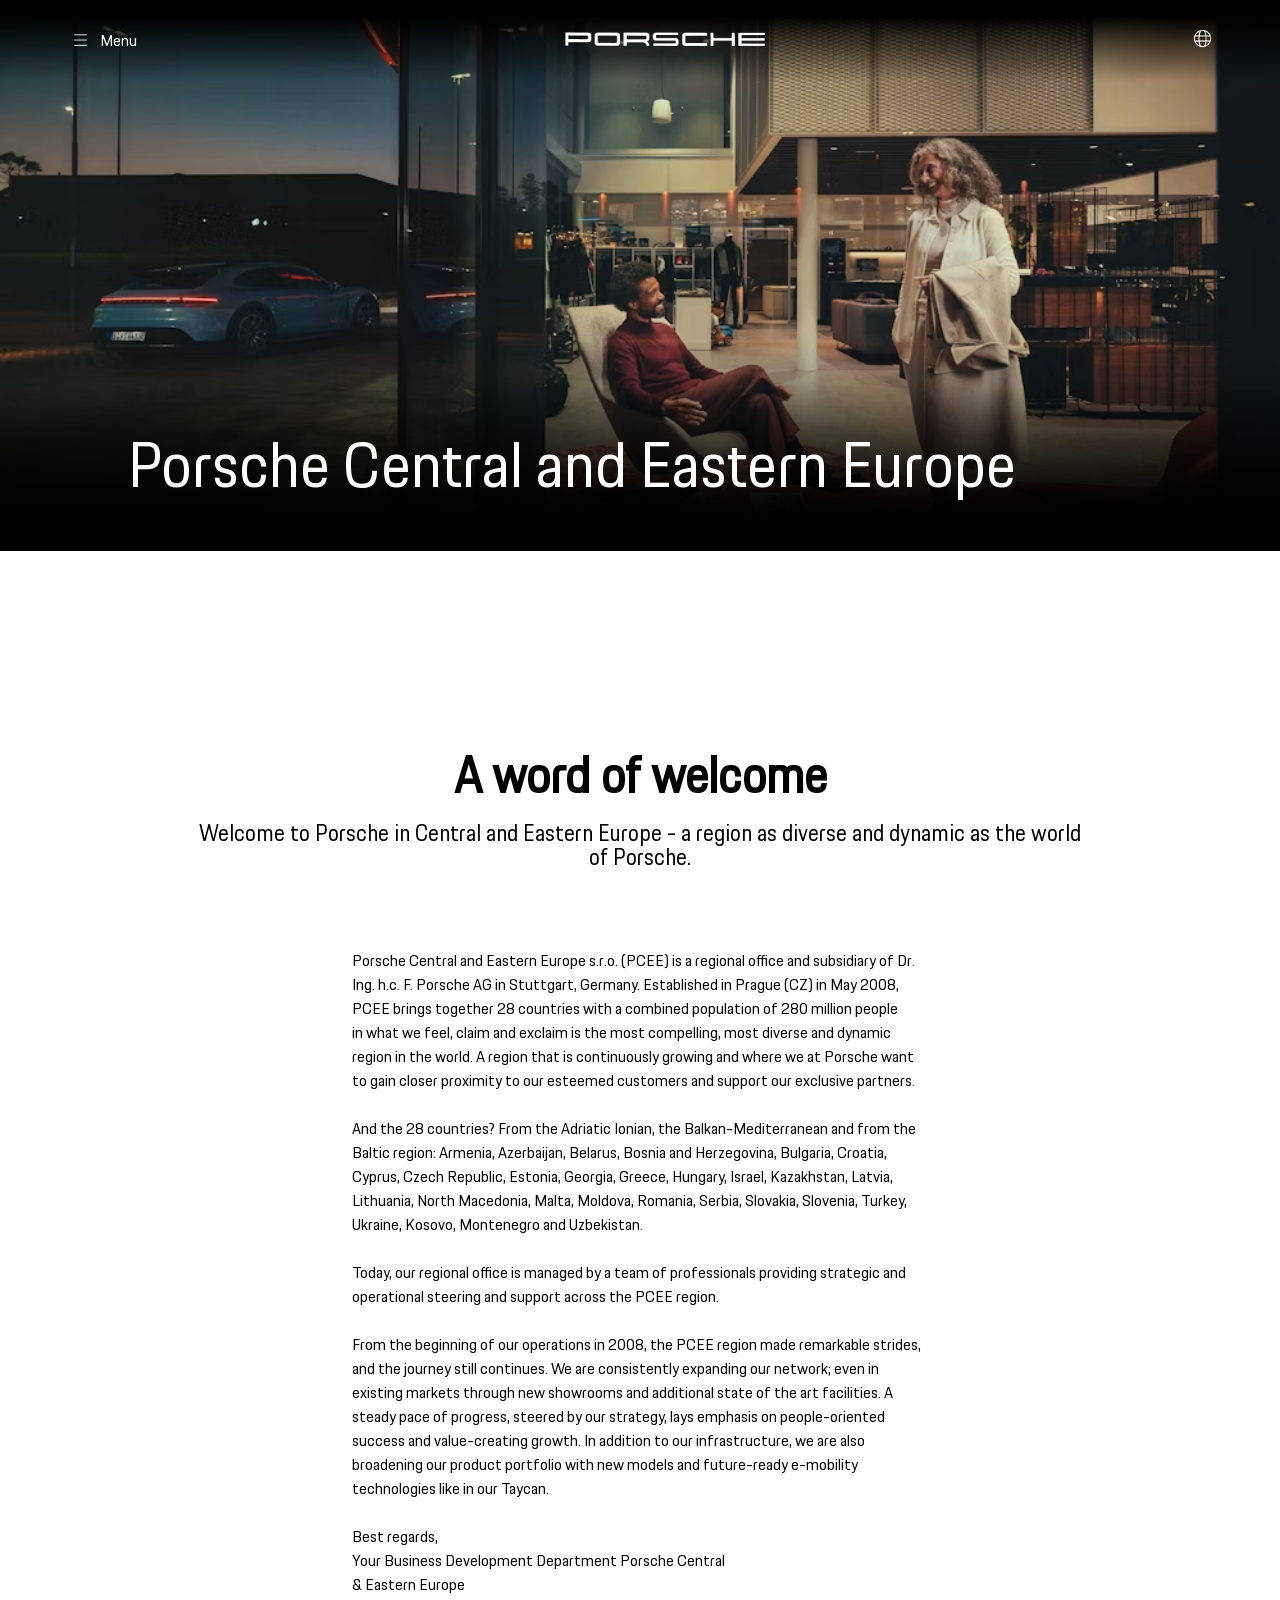
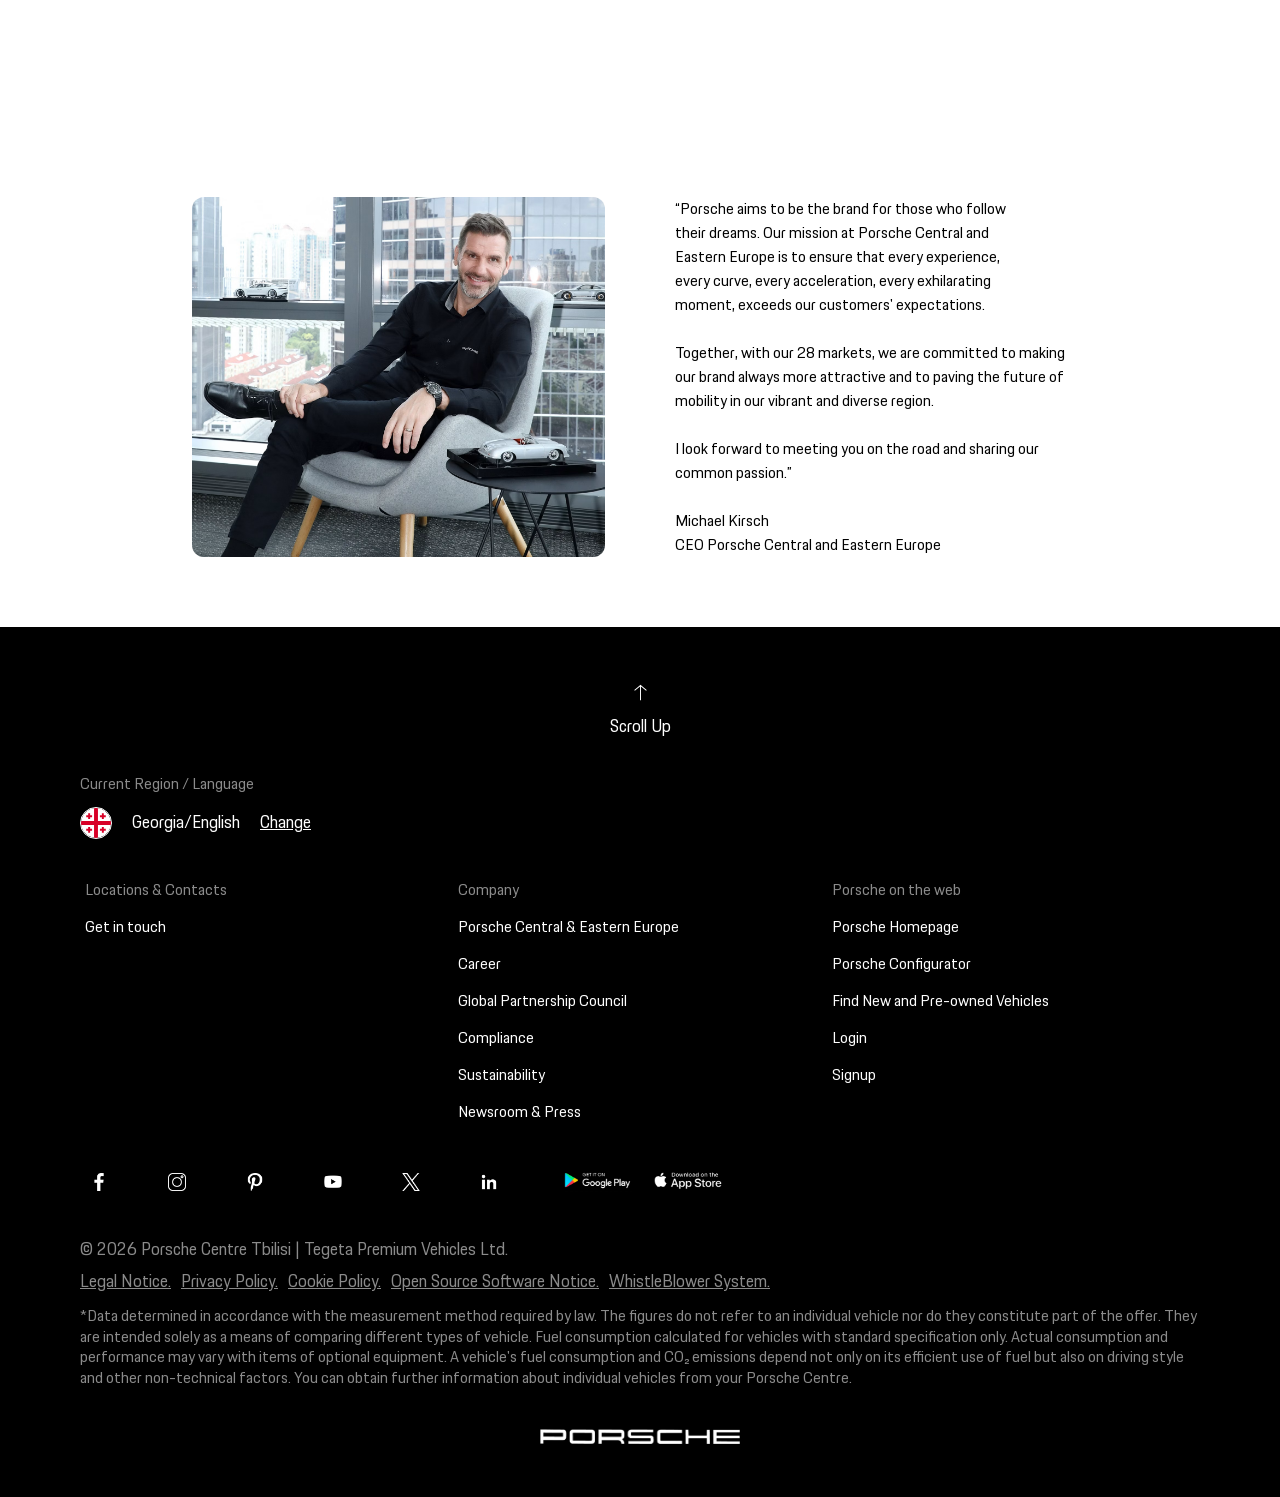
<file: pages/pcee.html>
<!doctype html>
<html lang="en">
  <head>
    <meta charset="UTF-8" />
    <meta name="viewport" content="width=device-width, initial-scale=1.0" />
    <title>Porsche Central and Eastern Europe</title>
    <link
      rel="icon"
      type="image/x-icon"
      href="../assets/icons/porsche-logo.ico"
    />
    <link rel="stylesheet" href="../styles/main.css" />
  </head>
  <body class="pcee-page">
    <header class="faded-header">
      <div class="header-container">
        <div id="sidebar-toggle" class="header-left">
          <img
            class="burger-menu"
            src="../assets/icons/menu-lines-white.png"
            alt="burger menu"
          />
          <p class="menu">Menu</p>
        </div>
        <div class="header-middle">
          <a href="../index.html">
            <img
              class="porsche-logo"
              src="../assets/icons/porsche-logo.png"
              alt="porsche-logo"
            />
            <img
              class="porsche-title"
              src="../assets/images/porsche-title.png"
              alt="Porsche-title"
            />
          </a>
        </div>
        <div class="header-right">
          <img
            class="globe-icon"
            src="../assets/icons/globe-white.png"
            alt="globe"
          />
          <div class="globe-tooltip">Country Selector</div>
        </div>
      </div>
    </header>
    <aside id="sidebar">
      <div id="sidebar-background" class="background-element"></div>
      <nav>
        <button id="nav-close-btn" class="sidebar-close-btn">
          <img
            class="x-icon"
            src="../assets/icons/close.svg"
            alt="close icon"
          />
        </button>
        <div class="navigation-container">
          <div class="navigation-tabs">
            <button id="models-btn" class="navigation-btn selected">
              Models
              <img
                class="arrow-right"
                src="../assets/icons/arrow-head-right.svg"
                alt="arrow-right"
              />
            </button>
            <button id="vehicle-purchase-btn" class="navigation-btn">
              Vehicle Purchase
              <img
                class="arrow-right"
                src="../assets/icons/arrow-head-right.svg"
                alt="arrow-right"
              />
            </button>
            <button id="dealer-btn" class="navigation-btn">
              Find a Dealer
              <img
                class="arrow-right"
                src="../assets/icons/arrow-head-right.svg"
                alt="arrow-right"
              />
            </button>
          </div>
          <div class="navigation-action">
            <div class="car-models-tab navigation-tab show">
              <div class="car-model-card">
                <p class="car-model-name">718</p>
                <img
                  class="car-model-image"
                  src="../assets/images/car-models/718/718-side-profile.webp"
                  alt="porsche 911 side profile"
                />
                <div class="fuel-types">
                  <p class="fuel-type">საწვავი</p>
                </div>
              </div>
              <a href="./911.html">
                <div class="car-model-card">
                  <p class="car-model-name">911</p>
                  <img
                    class="car-model-image"
                    src="../assets/images/car-models/911/911-side-profile.webp"
                    alt="porsche 911 side profile"
                  />
                  <div class="fuel-types">
                    <p class="fuel-type">საწვავი</p>
                  </div>
                </div>
              </a>
              <div class="car-model-card">
                <p class="car-model-name">Taycan</p>
                <img
                  class="car-model-image"
                  src="../assets/images/car-models/taycan/taycan-side-profile.webp"
                  alt="porsche 911 side profile"
                />
                <div class="fuel-types">
                  <p class="fuel-type">ელექტრო</p>
                </div>
              </div>
              <a href="./panamera.html">
              <div class="car-model-card">
                <p class="car-model-name">Panamera</p>
                <img
                  class="car-model-image"
                  src="../assets/images/car-models/panamera/panamera-side-profile.webp"
                  alt="porsche 911 side profile"
                />
                <div class="fuel-types">
                  <p class="fuel-type">ჰიბრიდული</p>
                  <p class="fuel-type">საწვავი</p>
                </div>
              </div>
              </a>
              <div class="car-model-card">
                <p class="car-model-name">Macan</p>
                <img
                  class="car-model-image"
                  src="../assets/images/car-models/macan/macan-side-profile.webp"
                  alt="porsche 911 side profile"
                />
                <div class="fuel-types">
                  <p class="fuel-type">ელექტრო</p>
                  <p class="fuel-type">საწვავი</p>
                </div>
              </div>
              <div class="car-model-card">
                <p class="car-model-name">Cayenne</p>
                <img
                  class="car-model-image"
                  src="../assets/images/car-models/cayenne/cayenne-side-profile.webp"
                  alt="porsche 911 side profile"
                />
                <div class="fuel-types">
                  <p class="fuel-type">ელექტრო</p>
                  <p class="fuel-type">ჰიბრიდული</p>
                  <p class="fuel-type">საწვავი</p>
                </div>
              </div>
            </div>
            <div class="vehicle-purchase-tab navigation-tab">
              <a href="#">Model Overview & Local Services</a>
              <a href="#">Configure</a>
              <a href="#">Compare Models</a>
              <a href="#">Saved Vehicles</a>
              <a href="#">Find New and Pre-owned Vehicles</a>
              <a href="#">E-Mobility & E-Performance</a>
              <a href="#">Genuine Accessories</a>
            </div>
            <div class="dealers-tab navigation-tab">
              <button class="find-dealer-btn">
                Search for dealers on a map
                <img
                  class="arrow-right-icon"
                  src="../assets/icons/black-arrow-right.svg"
                  alt="arrow pointing right"
                />
              </button>
              <div class="dealer-details-container">
                <p class="dealer-title">Porsche center Tbilisi</p>
                <p class="dealer-address">
                  12th km., David Agmashenebeli Alley, 0131 Tbilisi
                </p>

                <ul class="dealer-navigation-list">
                  <li class="navigation-list-item">
                    <a href="#">
                      <img
                        class="navigation-icon"
                        src="../assets/icons/pin.svg"
                        alt="pin"
                      />
                      Get Directions
                    </a>
                  </li>
                  <li class="navigation-list-item">
                    <a href="#">
                      <img
                        class="navigation-icon"
                        src="../assets/icons/globe-black.svg"
                        alt="pin"
                      />
                      Visit Dealer Website
                    </a>
                  </li>
                  <li class="navigation-list-item">
                    <a href="#">
                      <img
                        class="navigation-icon"
                        src="../assets/icons/car.svg"
                        alt="pin"
                      />
                      See Vehicles for this Dealer
                    </a>
                  </li>
                </ul>
                <button class="show-more-details-btn">
                  <img
                    class="arrow-down-icon"
                    src="../assets/icons/arrow-head-down.svg"
                    alt="arrow pointing down"
                  />how more details
                </button>
              </div>
            </div>
          </div>
        </div>
      </nav>
    </aside>
    <main>
      <section id="section1" class="pcer-hero-section default-hero-section">
        <div class="section-container">
          <div class="media">
            <img
              class="hero-section-banner section-background"
              src="../assets/images/porsche-dealership.jpg"
              alt="Two customers are talking to each other in the Porsche Shop. Outside the building at sunset, a Porsche car waits with its tail lights lit up."
            />
          </div>
          <h1 class="section-heading">Porsche Central and Eastern Europe</h1>
        </div>
      </section>
      <section id="section2" class="page-content-section">
        <div class="section-container">
          <div class="section-headings-wrapper">
            <h2 class="section-heading">A word of welcome</h2>
            <h3 class="section-subheading">
              Welcome to Porsche in Central and Eastern Europe - a region as
              diverse and dynamic as the world of Porsche.
            </h3>
          </div>
          <p class="section-paragraph">
            Porsche Central and Eastern Europe s.r.o. (PCEE) is a regional
            office and subsidiary of Dr. Ing. h.c. F. Porsche AG in Stuttgart,
            Germany. Established in Prague (CZ) in May 2008, PCEE brings
            together 28 countries with a combined population of 280 million
            people in what we feel, claim and exclaim is the most compelling,
            most diverse and dynamic region in the world. A region that is
            continuously growing and where we at Porsche want to gain closer
            proximity to our esteemed customers and support our exclusive
            partners. <br />
            <br />
            And the 28 countries? From the Adriatic Ionian, the
            Balkan-Mediterranean and from the Baltic region: Armenia,
            Azerbaijan, Belarus, Bosnia and Herzegovina, Bulgaria, Croatia,
            Cyprus, Czech Republic, Estonia, Georgia, Greece, Hungary, Israel,
            Kazakhstan, Latvia, Lithuania, North Macedonia, Malta, Moldova,
            Romania, Serbia, Slovakia, Slovenia, Turkey, Ukraine, Kosovo,
            Montenegro and Uzbekistan. <br />
            <br />
            Today, our regional office is managed by a team of professionals
            providing strategic and operational steering and support across the
            PCEE region. <br />
            <br />
            From the beginning of our operations in 2008, the PCEE region made
            remarkable strides, and the journey still continues. We are
            consistently expanding our network; even in existing markets through
            new showrooms and additional state of the art facilities. A steady
            pace of progress, steered by our strategy, lays emphasis on
            people-oriented success and value-creating growth. In addition to
            our infrastructure, we are also broadening our product portfolio
            with new models and future-ready e-mobility technologies like in our
            Taycan. <br />
            <br />
            <span class="paragraph-footer">
              Best regards,<br />
              Your Business Development Department Porsche Central <br />
              & Eastern Europe
            </span>
          </p>
        </div>
      </section>
      <section id="section3" class="porsche-ceo-section">
        <div class="section-container">
          <img
            class="section-image"
            src="../assets/images/porsche-ceo.jpg"
            alt="Michael Kirsch, CEO Porsche Central & Eastern Europe"
          />
          <p class="section-paragraph">
            “Porsche aims to be the brand for those who follow their dreams. Our
            mission at Porsche Central and Eastern Europe is to ensure that
            every experience, every curve, every acceleration, every
            exhilarating moment, exceeds our customers' expectations. <br />
            <br />
            Together, with our 28 markets, we are committed to making our brand
            always more attractive and to paving the future of mobility in our
            vibrant and diverse region. <br />
            <br />
            I look forward to meeting you on the road and sharing our common
            passion.” <br />
            <br />
            Michael Kirsch <br />
            CEO Porsche Central and Eastern Europe
          </p>
        </div>
      </section>
    </main>
    <footer>
      <div class="footer-container">
        <div class="scroller footer-section">
          <a href="#section1">
            <img
              class="scroller-icon"
              src="../assets/icons/arrow-up.svg"
              alt="2d arrow pointing up"
            />
            <p class="scroller-text">Scroll Up</p>
          </a>
        </div>
        <div class="region-selector footer-section">
          <div class="region-up">
            <p>Current Region / Language</p>
          </div>
          <div class="region-down">
            <img
              class="region-flag-icon"
              src="../assets/icons/georgia.svg"
              alt="georgian flag"
            />
            <p class="region-language-text">Georgia/English</p>
            <a class="region-change-link" href="#">Change</a>
          </div>
        </div>
        <nav class="footer-nav footer-content footer-section">
          <div class="nav-tab locations-contacts-tab">
            <h4 class="navigation-header">Locations & Contacts</h4>
            <a class="navigation-link" href="#">Get in touch</a>
          </div>
          <div class="nav-tab company-tab">
            <h4 class="navigation-header">Company</h4>
            <a
              class="navigation-link"
              href="../pages/porsche-central-and-eastern-europe.html"
              >Porsche Central & Eastern Europe</a
            >
            <a class="navigation-link" href="#">Career</a>
            <a class="navigation-link" href="./gpc.html"
              >Global Partnership Council</a
            >
            <a class="navigation-link" href="#">Compliance</a>
            <a class="navigation-link" href="#">Sustainability</a>
            <a class="navigation-link" href="#">Newsroom & Press</a>
          </div>
          <div class="nav-tab porsche-on-the-web-tab">
            <h4 class="navigation-header">Porsche on the web</h4>
            <a class="navigation-link" href="../index.html">Porsche Homepage</a>
            <a class="navigation-link" href="#">Porsche Configurator</a>
            <a class="navigation-link" href="#"
              >Find New and Pre-owned Vehicles</a
            >
            <a href="./login.html" class="navigation-link">Login</a>
            <a href="./signup.html" class="navigation-link">Signup</a>
          </div>
        </nav>
        <div class="social-media-app footer-section">
          <div class="socials">
            <a
              class="social-link"
              target="_blank"
              href="https://www.facebook.com/porsche/"
              ><img
                class="social-icon"
                src="../assets/icons/facebook.png"
                alt="facebook logo"
            /></a>
            <a
              class="social-link"
              target="_blank"
              href="https://www.instagram.com/porsche/"
              ><img
                class="social-icon"
                src="../assets/icons/instagram.png"
                alt="instagram logo"
            /></a>
            <a
              class="social-link"
              target="_blank"
              href="https://www.pinterest.com/porsche/"
              ><img
                class="social-icon"
                src="../assets/icons/pinterest.png"
                alt="pinterest logo"
            /></a>
            <a
              class="social-link"
              target="_blank"
              href="https://www.youtube.com/user/Porsche"
              ><img
                class="social-icon"
                src="../assets/icons/youtube.png"
                alt="youtube logo"
            /></a>
            <a class="social-link" target="_blank" href="https://x.com/Porsche"
              ><img
                class="social-icon"
                src="../assets/icons/twitter.png"
                alt="twitter logo"
            /></a>
            <a
              class="social-link"
              target="_blank"
              href="https://www.linkedin.com/company/porsche-ag/"
              ><img
                class="social-icon"
                src="../assets/icons/linkedin.png"
                alt="linkedin logo"
            /></a>
          </div>
          <div class="downloads">
            <a
              target="_blank"
              href="https://play.google.com/store/apps/details?id=de.porsche.one&pli=1"
              class="download-link"
            >
              <img
                src="../assets/icons/google-play-store-transparent.png"
                alt="google play download icon"
                class="download-icon"
              />
            </a>
            <a
              target="_blank"
              href="https://apps.apple.com/en/app/my-porsche/id1559529059"
              class="download-link"
            >
              <img
                src="../assets/icons/app-store-transparent.png"
                alt="app store download icon"
                class="download-icon"
              />
            </a>
          </div>
        </div>
        <div class="footer-text footer-section">
          <p class="copyright">
            © 2026 Porsche Centre Tbilisi | Tegeta Premium Vehicles Ltd.
          </p>
          <div class="rules-privacy">
            <a href="#" class="rule">Legal Notice.</a>
            <a href="#" class="rule">Privacy Policy.</a>
            <a href="#" class="rule">Cookie Policy.</a>
            <a href="#" class="rule">Open Source Software Notice.</a>
            <a href="#" class="rule">WhistleBlower System.</a>
          </div>
          <p class="footer-text-content">
            *Data determined in accordance with the measurement method required
            by law. The figures do not refer to an individual vehicle nor do
            they constitute part of the offer. They are intended solely as a
            means of comparing different types of vehicle. Fuel consumption
            calculated for vehicles with standard specification only. Actual
            consumption and performance may vary with items of optional
            equipment. A vehicle's fuel consumption and CO₂ emissions depend not
            only on its efficient use of fuel but also on driving style and
            other non-technical factors. You can obtain further information
            about individual vehicles from your Porsche Centre.
          </p>
        </div>
        <div class="footer-section porsche-logo-wrapper">
          <img
            class="porsche-title"
            src="../assets/images/porsche-title.png"
            alt="porsche title"
          />
          <img
            class="porsche-logo"
            src="../assets/icons/porsche-logo.png"
            alt="porsche logo"
          />
        </div>
      </div>
    </footer>
    <script type="module" src="../scripts/pages/pcee.js"></script>
  </body>
</html>
</file>
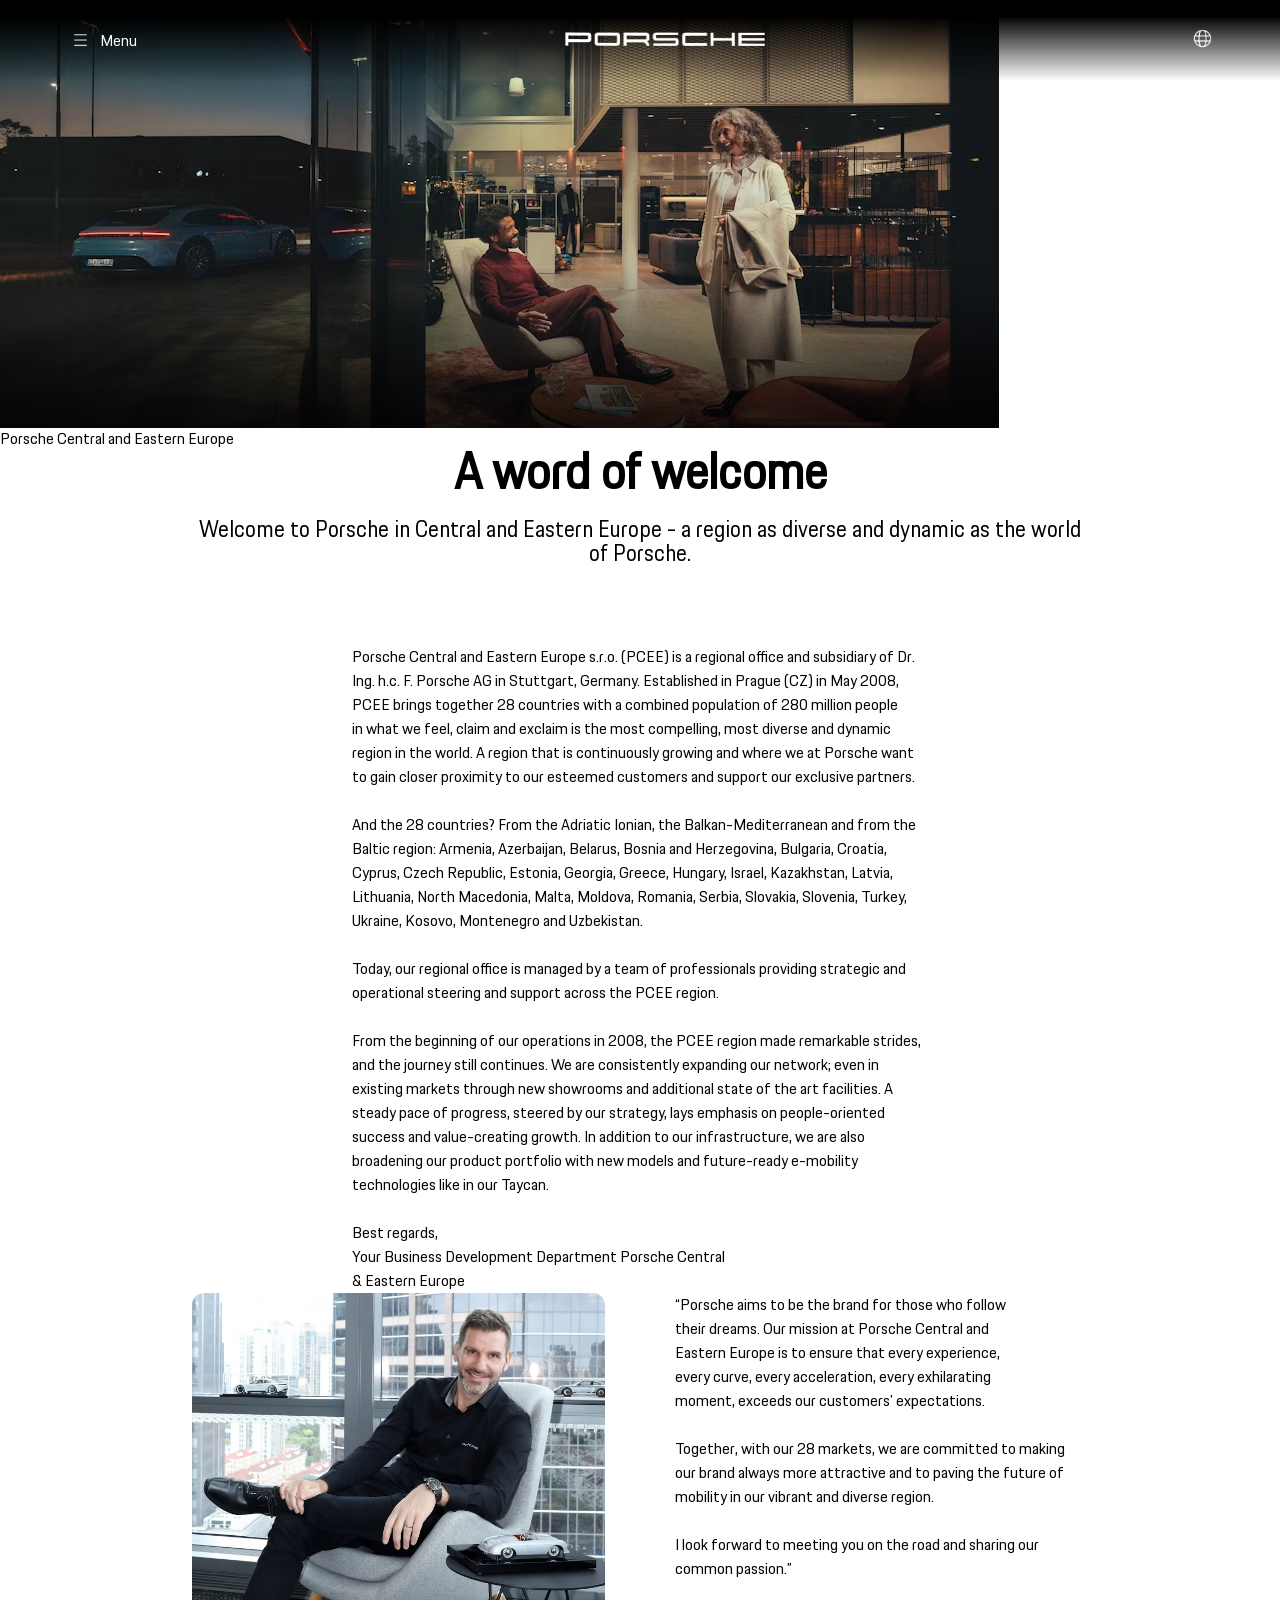
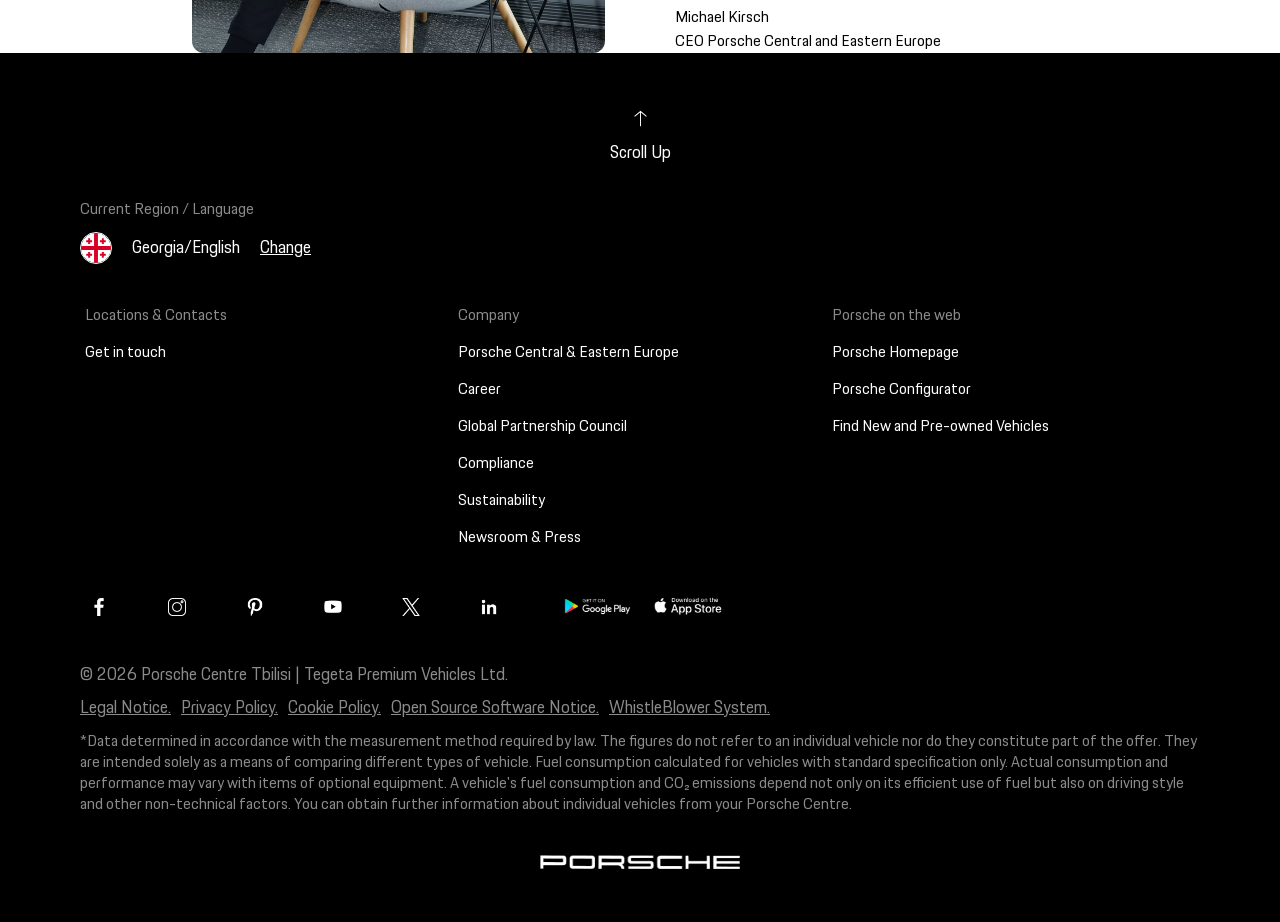
<file: pages/porsche-central-and-eastern-europe.html>
<!doctype html>
<html lang="en">
  <head>
    <meta charset="UTF-8" />
    <meta name="viewport" content="width=device-width, initial-scale=1.0" />
    <title>Porsche Central and Eastern Europe</title>
    <link
      rel="icon"
      type="image/x-icon"
      href="../assets/icons/porsche-logo.ico"
    />
    <link rel="stylesheet" href="../styles/main.css" />
  </head>
  <body class="porsche-central-and-eastern-europe-page">
    <header class="faded-header">
      <div class="header-container">
        <div id="sidebar-toggle" class="header-left">
          <img
            class="burger-menu"
            src="../assets/icons/menu-lines-white.png"
            alt="burger menu"
          />
          <p class="menu">Menu</p>
        </div>
        <div class="header-middle">
          <img
            class="porsche-logo"
            src="../assets/icons/porsche-logo.png"
            alt="porsche-logo"
          />
          <img
            class="porsche-title"
            src="../assets/images/porsche-title.png"
            alt="Porsche-title"
          />
        </div>
        <div class="header-right">
          <img
            class="globe-icon"
            src="../assets/icons/globe-white.png"
            alt="globe"
          />
          <div class="globe-tooltip">Country Selector</div>
        </div>
      </div>
    </header>
    <aside id="sidebar">
      <div id="sidebar-background" class="background-element"></div>
      <nav>
        <button id="nav-close-btn" class="sidebar-close-btn">
          <img
            class="x-icon"
            src="../assets/icons/close.svg"
            alt="close icon"
          />
        </button>
        <div class="navigation-container">
          <div class="navigation-tabs">
            <button id="models-btn" class="navigation-btn selected">
              Models
              <img
                class="arrow-right"
                src="../assets/icons/arrow-head-right.svg"
                alt="arrow-right"
              />
            </button>
            <button id="vehicle-purchase-btn" class="navigation-btn">
              Vehicle Purchase
              <img
                class="arrow-right"
                src="../assets/icons/arrow-head-right.svg"
                alt="arrow-right"
              />
            </button>
            <button id="dealer-btn" class="navigation-btn">
              Find a Dealer
              <img
                class="arrow-right"
                src="../assets/icons/arrow-head-right.svg"
                alt="arrow-right"
              />
            </button>
          </div>
          <div class="navigation-action">
            <div class="car-models-tab navigation-tab show">
              <div class="car-model-card">
                <p class="car-model-name">718</p>
                <img
                  class="car-model-image"
                  src="../assets/images/car-models/718/718-side-profile.webp"
                  alt="porsche 911 side profile"
                />
                <div class="fuel-types">
                  <p class="fuel-type">საწვავი</p>
                </div>
              </div>
              <a href="./911.html">
                <div class="car-model-card">
                  <p class="car-model-name">911</p>
                  <img
                    class="car-model-image"
                    src="../assets/images/car-models/911/911-side-profile.webp"
                    alt="porsche 911 side profile"
                  />
                  <div class="fuel-types">
                    <p class="fuel-type">საწვავი</p>
                  </div>
                </div>
              </a>
              <div class="car-model-card">
                <p class="car-model-name">Taycan</p>
                <img
                  class="car-model-image"
                  src="../assets/images/car-models/taycan/taycan-side-profile.webp"
                  alt="porsche 911 side profile"
                />
                <div class="fuel-types">
                  <p class="fuel-type">ელექტრო</p>
                </div>
              </div>
              <div class="car-model-card">
                <p class="car-model-name">Panamera</p>
                <img
                  class="car-model-image"
                  src="../assets/images/car-models/panamera/panamera-side-profile.webp"
                  alt="porsche 911 side profile"
                />
                <div class="fuel-types">
                  <p class="fuel-type">ჰიბრიდული</p>
                  <p class="fuel-type">საწვავი</p>
                </div>
              </div>
              <div class="car-model-card">
                <p class="car-model-name">Macan</p>
                <img
                  class="car-model-image"
                  src="../assets/images/car-models/macan/macan-side-profile.webp"
                  alt="porsche 911 side profile"
                />
                <div class="fuel-types">
                  <p class="fuel-type">ელექტრო</p>
                  <p class="fuel-type">საწვავი</p>
                </div>
              </div>
              <div class="car-model-card">
                <p class="car-model-name">Cayenne</p>
                <img
                  class="car-model-image"
                  src="../assets/images/car-models/cayenne/cayenne-side-profile.webp"
                  alt="porsche 911 side profile"
                />
                <div class="fuel-types">
                  <p class="fuel-type">ელექტრო</p>
                  <p class="fuel-type">ჰიბრიდული</p>
                  <p class="fuel-type">საწვავი</p>
                </div>
              </div>
            </div>
            <div class="vehicle-purchase-tab navigation-tab">
              <a href="#">Model Overview & Local Services</a>
              <a href="#">Configure</a>
              <a href="#">Compare Models</a>
              <a href="#">Saved Vehicles</a>
              <a href="#">Find New and Pre-owned Vehicles</a>
              <a href="#">E-Mobility & E-Performance</a>
              <a href="#">Genuine Accessories</a>
            </div>
            <div class="dealers-tab navigation-tab">
              <button class="find-dealer-btn">
                Search for dealers on a map
                <img
                  class="arrow-right-icon"
                  src="../assets/icons/black-arrow-right.svg"
                  alt="arrow pointing right"
                />
              </button>
              <div class="dealer-details-container">
                <p class="dealer-title">Porsche center Tbilisi</p>
                <p class="dealer-address">
                  12th km., David Agmashenebeli Alley, 0131 Tbilisi
                </p>

                <ul class="dealer-navigation-list">
                  <li class="navigation-list-item">
                    <a href="#">
                      <img
                        class="navigation-icon"
                        src="../assets/icons/pin.svg"
                        alt="pin"
                      />
                      Get Directions
                    </a>
                  </li>
                  <li class="navigation-list-item">
                    <a href="#">
                      <img
                        class="navigation-icon"
                        src="../assets/icons/globe-black.svg"
                        alt="pin"
                      />
                      Visit Dealer Website
                    </a>
                  </li>
                  <li class="navigation-list-item">
                    <a href="#">
                      <img
                        class="navigation-icon"
                        src="../assets/icons/car.svg"
                        alt="pin"
                      />
                      See Vehicles for this Dealer
                    </a>
                  </li>
                </ul>
                <button class="show-more-details-btn">
                  <img
                    class="arrow-down-icon"
                    src="../assets/icons/arrow-head-down.svg"
                    alt="arrow pointing down"
                  />how more details
                </button>
              </div>
            </div>
          </div>
        </div>
      </nav>
    </aside>
    <main>
      <section id="section1" class="pcer-hero-section">
        <div class="section-container">
          <div class="media">
            <img
              class="hero-section-banner section-background"
              src="../assets/images/porsche-dealership.jpg"
              alt="Two customers are talking to each other in the Porsche Shop. Outside the building at sunset, a Porsche car waits with its tail lights lit up."
            />
          </div>
          <h1 class="section-heading">Porsche Central and Eastern Europe</h1>
        </div>
      </section>
      <section id="section2" class="page-content-section">
        <div class="section-container">
          <div class="section-headings-wrapper">
            <h2 class="section-heading">A word of welcome</h2>
            <h3 class="section-subheading">
              Welcome to Porsche in Central and Eastern Europe - a region as
              diverse and dynamic as the world of Porsche.
            </h3>
          </div>
          <p class="section-paragraph">
            Porsche Central and Eastern Europe s.r.o. (PCEE) is a regional
            office and subsidiary of Dr. Ing. h.c. F. Porsche AG in Stuttgart,
            Germany. Established in Prague (CZ) in May 2008, PCEE brings
            together 28 countries with a combined population of 280 million
            people in what we feel, claim and exclaim is the most compelling,
            most diverse and dynamic region in the world. A region that is
            continuously growing and where we at Porsche want to gain closer
            proximity to our esteemed customers and support our exclusive
            partners. <br />
            <br />
            And the 28 countries? From the Adriatic Ionian, the
            Balkan-Mediterranean and from the Baltic region: Armenia,
            Azerbaijan, Belarus, Bosnia and Herzegovina, Bulgaria, Croatia,
            Cyprus, Czech Republic, Estonia, Georgia, Greece, Hungary, Israel,
            Kazakhstan, Latvia, Lithuania, North Macedonia, Malta, Moldova,
            Romania, Serbia, Slovakia, Slovenia, Turkey, Ukraine, Kosovo,
            Montenegro and Uzbekistan. <br />
            <br />
            Today, our regional office is managed by a team of professionals
            providing strategic and operational steering and support across the
            PCEE region. <br />
            <br />
            From the beginning of our operations in 2008, the PCEE region made
            remarkable strides, and the journey still continues. We are
            consistently expanding our network; even in existing markets through
            new showrooms and additional state of the art facilities. A steady
            pace of progress, steered by our strategy, lays emphasis on
            people-oriented success and value-creating growth. In addition to
            our infrastructure, we are also broadening our product portfolio
            with new models and future-ready e-mobility technologies like in our
            Taycan. <br />
            <br />
            <span class="paragraph-footer">
              Best regards,<br />
              Your Business Development Department Porsche Central <br />
              & Eastern Europe
            </span>
          </p>
        </div>
      </section>
      <section id="section3" class="porsche-ceo-section">
        <div class="section-container">
          <img
            class="section-image"
            src="../assets/images/porsche-ceo.jpg"
            alt="Michael Kirsch, CEO Porsche Central & Eastern Europe"
          />
          <p class="section-paragraph">
            “Porsche aims to be the brand for those who follow their dreams. Our
            mission at Porsche Central and Eastern Europe is to ensure that
            every experience, every curve, every acceleration, every
            exhilarating moment, exceeds our customers' expectations. <br />
            <br />
            Together, with our 28 markets, we are committed to making our brand
            always more attractive and to paving the future of mobility in our
            vibrant and diverse region. <br />
            <br />
            I look forward to meeting you on the road and sharing our common
            passion.” <br />
            <br />
            Michael Kirsch <br />
            CEO Porsche Central and Eastern Europe
          </p>
        </div>
      </section>
    </main>
    <footer>
      <div class="footer-container">
        <div class="scroller footer-section">
          <a href="#section1">
            <img
              class="scroller-icon"
              src="../assets/icons/arrow-up.svg"
              alt="2d arrow pointing up"
            />
            <p class="scroller-text">Scroll Up</p>
          </a>
        </div>
        <div class="region-selector footer-section">
          <div class="region-up">
            <p>Current Region / Language</p>
          </div>
          <div class="region-down">
            <img
              class="region-flag-icon"
              src="../assets/icons/georgia.svg"
              alt="georgian flag"
            />
            <p class="region-language-text">Georgia/English</p>
            <a class="region-change-link" href="#">Change</a>
          </div>
        </div>
        <nav class="footer-nav footer-content footer-section">
          <div class="nav-tab locations-contacts-tab">
            <h4 class="navigation-header">Locations & Contacts</h4>
            <a class="navigation-link" href="#">Get in touch</a>
          </div>
          <div class="nav-tab company-tab">
            <h4 class="navigation-header">Company</h4>
            <a
              class="navigation-link"
              href="../pages/porsche-central-and-eastern-europe.html"
              >Porsche Central & Eastern Europe</a
            >
            <a class="navigation-link" href="#">Career</a>
            <a class="navigation-link" href="#">Global Partnership Council</a>
            <a class="navigation-link" href="#">Compliance</a>
            <a class="navigation-link" href="#">Sustainability</a>
            <a class="navigation-link" href="#">Newsroom & Press</a>
          </div>
          <div class="nav-tab porsche-on-the-web-tab">
            <h4 class="navigation-header">Porsche on the web</h4>
            <a class="navigation-link" href="../index.html">Porsche Homepage</a>
            <a class="navigation-link" href="#">Porsche Configurator</a>
            <a class="navigation-link" href="#"
              >Find New and Pre-owned Vehicles</a
            >
          </div>
        </nav>
        <div class="social-media-app footer-section">
          <div class="socials">
            <a
              class="social-link"
              target="_blank"
              href="https://www.facebook.com/porsche/"
              ><img
                class="social-icon"
                src="../assets/icons/facebook.png"
                alt="facebook logo"
            /></a>
            <a
              class="social-link"
              target="_blank"
              href="https://www.instagram.com/porsche/"
              ><img
                class="social-icon"
                src="../assets/icons/instagram.png"
                alt="instagram logo"
            /></a>
            <a
              class="social-link"
              target="_blank"
              href="https://www.pinterest.com/porsche/"
              ><img
                class="social-icon"
                src="../assets/icons/pinterest.png"
                alt="pinterest logo"
            /></a>
            <a
              class="social-link"
              target="_blank"
              href="https://www.youtube.com/user/Porsche"
              ><img
                class="social-icon"
                src="../assets/icons/youtube.png"
                alt="youtube logo"
            /></a>
            <a class="social-link" target="_blank" href="https://x.com/Porsche"
              ><img
                class="social-icon"
                src="../assets/icons/twitter.png"
                alt="twitter logo"
            /></a>
            <a
              class="social-link"
              target="_blank"
              href="https://www.linkedin.com/company/porsche-ag/"
              ><img
                class="social-icon"
                src="../assets/icons/linkedin.png"
                alt="linkedin logo"
            /></a>
          </div>
          <div class="downloads">
            <a
              target="_blank"
              href="https://play.google.com/store/apps/details?id=de.porsche.one&pli=1"
              class="download-link"
            >
              <img
                src="../assets/icons/google-play-store-transparent.png"
                alt="google play download icon"
                class="download-icon"
              />
            </a>
            <a
              target="_blank"
              href="https://apps.apple.com/en/app/my-porsche/id1559529059"
              class="download-link"
            >
              <img
                src="../assets/icons/app-store-transparent.png"
                alt="app store download icon"
                class="download-icon"
              />
            </a>
          </div>
        </div>
        <div class="footer-text footer-section">
          <p class="copyright">
            © 2026 Porsche Centre Tbilisi | Tegeta Premium Vehicles Ltd.
          </p>
          <div class="rules-privacy">
            <a href="#" class="rule">Legal Notice.</a>
            <a href="#" class="rule">Privacy Policy.</a>
            <a href="#" class="rule">Cookie Policy.</a>
            <a href="#" class="rule">Open Source Software Notice.</a>
            <a href="#" class="rule">WhistleBlower System.</a>
          </div>
          <p class="footer-text-content">
            *Data determined in accordance with the measurement method required
            by law. The figures do not refer to an individual vehicle nor do
            they constitute part of the offer. They are intended solely as a
            means of comparing different types of vehicle. Fuel consumption
            calculated for vehicles with standard specification only. Actual
            consumption and performance may vary with items of optional
            equipment. A vehicle's fuel consumption and CO₂ emissions depend not
            only on its efficient use of fuel but also on driving style and
            other non-technical factors. You can obtain further information
            about individual vehicles from your Porsche Centre.
          </p>
        </div>
        <div class="footer-section porsche-logo-wrapper">
          <img
            class="porsche-title"
            src="../assets/images/porsche-title.png"
            alt="porsche title"
          />
          <img
            class="porsche-logo"
            src="../assets/icons/porsche-logo.png"
            alt="porsche logo"
          />
        </div>
      </div>
    </footer>
    <script
      type="module"
      src="../scripts/pages/porsche-central-and-eastern-europe.js"
    ></script>
  </body>
</html>
</file>
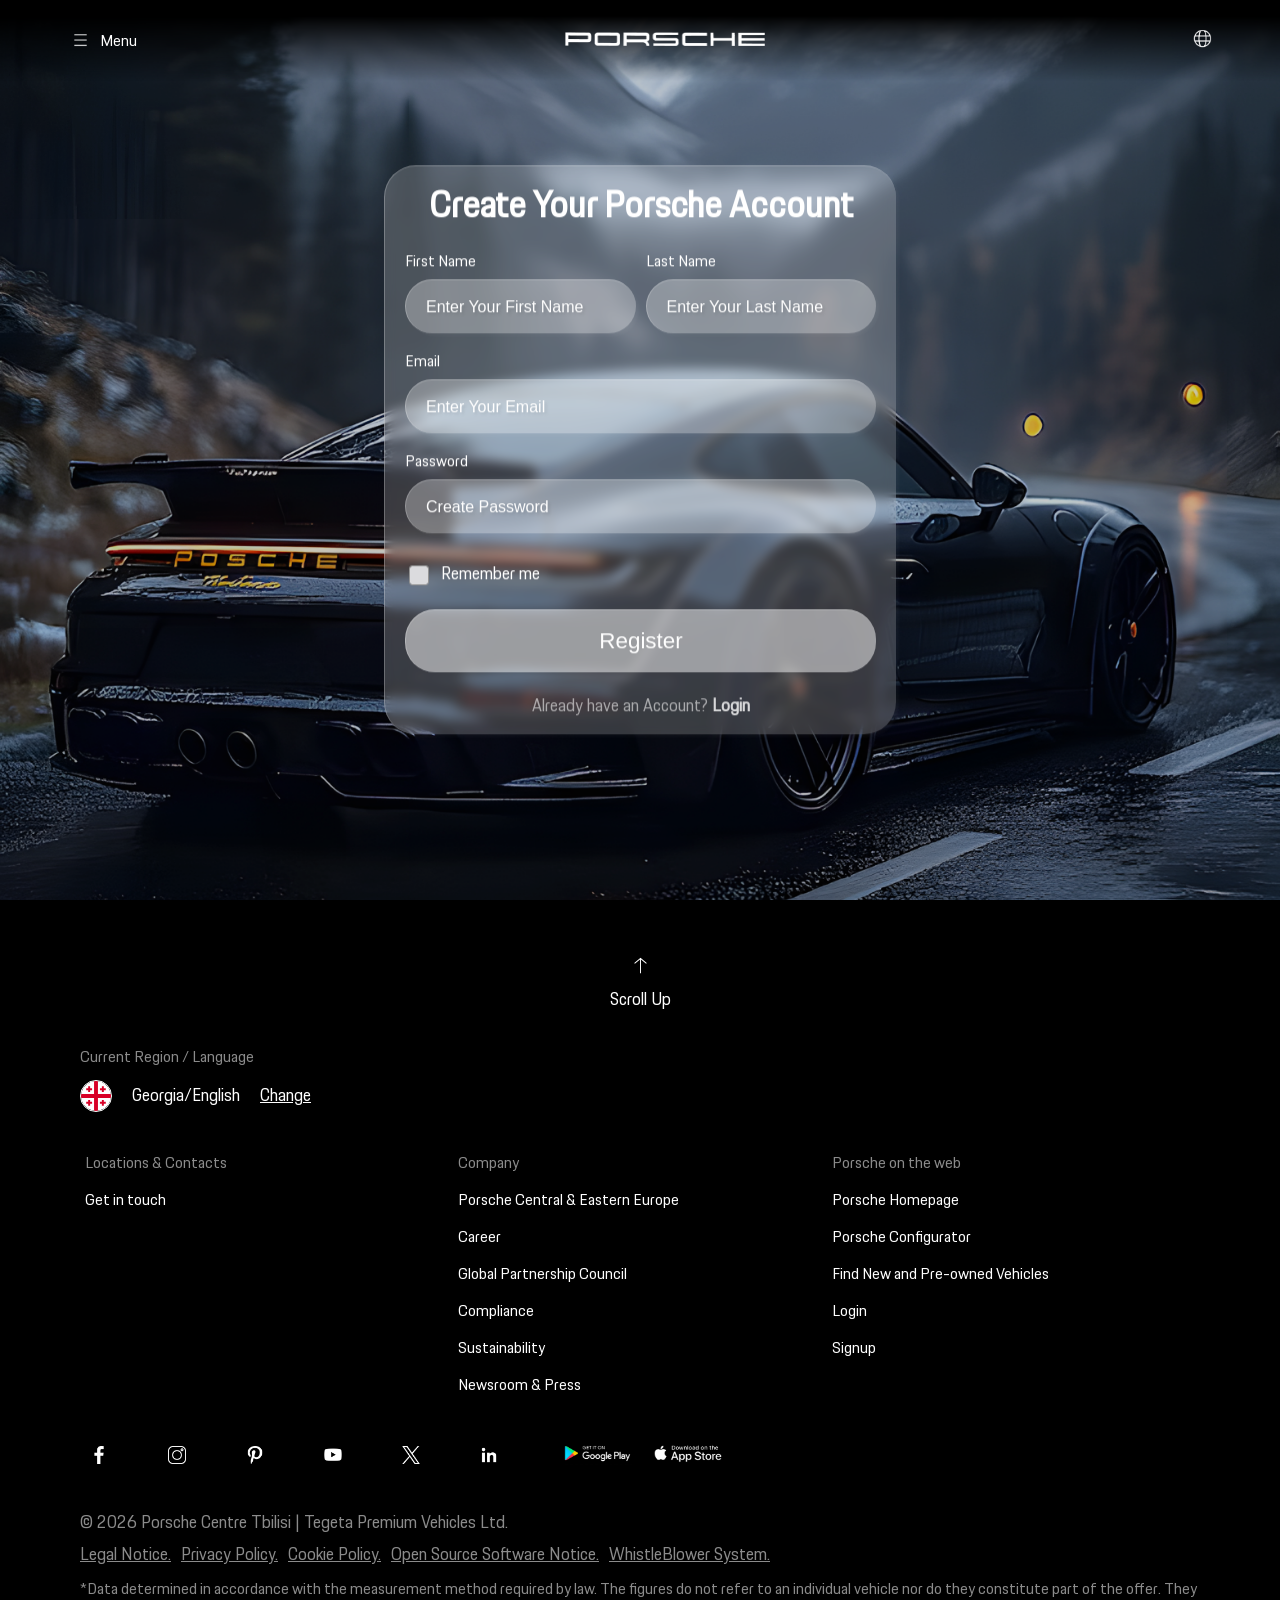
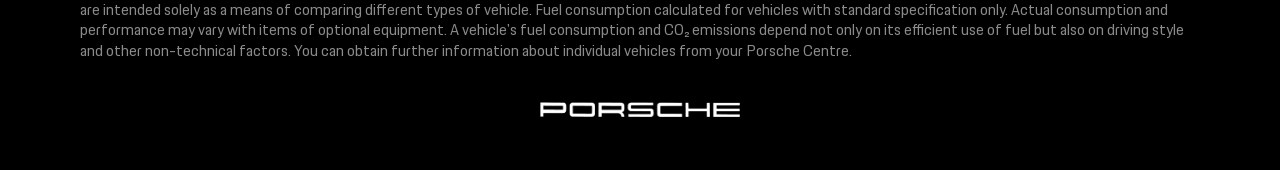
<file: pages/signup.html>
<!doctype html>
<html lang="en">
  <head>
    <meta charset="UTF-8" />
    <meta name="viewport" content="width=device-width, initial-scale=1.0" />
    <title>SignUp | Porsche Georgia</title>
    <link
      rel="icon"
      type="image/x-icon"
      href="../assets/icons/porsche-logo.ico"
    />
    <link rel="stylesheet" href="../styles/main.css" />
  </head>
  <body class="signup-page">
    <header class="faded-header">
      <div class="header-container">
        <div id="sidebar-toggle" class="header-left">
          <img
            class="burger-menu"
            src="../assets/icons/menu-lines-white.png"
            alt="burger menu"
          />
          <p class="menu">Menu</p>
        </div>
        <div class="header-middle">
          <a href="../index.html">
            <img
              class="porsche-logo"
              src="../assets/icons/porsche-logo.png"
              alt="porsche-logo"
            />
            <img
              class="porsche-title"
              src="../assets/images/porsche-title.png"
              alt="Porsche-title"
            />
          </a>
        </div>
        <div class="header-right">
          <img
            class="globe-icon"
            src="../assets/icons/globe-white.png"
            alt="globe"
          />
          <div class="globe-tooltip">Country Selector</div>
        </div>
      </div>
    </header>
    <aside id="sidebar">
      <div id="sidebar-background" class="background-element"></div>
      <nav>
        <button id="nav-close-btn" class="sidebar-close-btn">
          <img
            class="x-icon"
            src="../assets/icons/close.svg"
            alt="close icon"
          />
        </button>
        <div class="navigation-container">
          <div class="navigation-tabs">
            <button id="models-btn" class="navigation-btn selected">
              Models
              <img
                class="arrow-right"
                src="../assets/icons/arrow-head-right.svg"
                alt="arrow-right"
              />
            </button>
            <button id="vehicle-purchase-btn" class="navigation-btn">
              Vehicle Purchase
              <img
                class="arrow-right"
                src="../assets/icons/arrow-head-right.svg"
                alt="arrow-right"
              />
            </button>
            <button id="dealer-btn" class="navigation-btn">
              Find a Dealer
              <img
                class="arrow-right"
                src="../assets/icons/arrow-head-right.svg"
                alt="arrow-right"
              />
            </button>
          </div>
          <div class="navigation-action">
            <div class="car-models-tab navigation-tab show">
              <div class="car-model-card">
                <p class="car-model-name">718</p>
                <img
                  class="car-model-image"
                  src="../assets/images/car-models/718/718-side-profile.webp"
                  alt="porsche 911 side profile"
                />
                <div class="fuel-types">
                  <p class="fuel-type">საწვავი</p>
                </div>
              </div>
              <a href="./911.html">
                <div class="car-model-card">
                  <p class="car-model-name">911</p>
                  <img
                    class="car-model-image"
                    src="../assets/images/car-models/911/911-side-profile.webp"
                    alt="porsche 911 side profile"
                  />
                  <div class="fuel-types">
                    <p class="fuel-type">საწვავი</p>
                  </div>
                </div>
              </a>
              <div class="car-model-card">
                <p class="car-model-name">Taycan</p>
                <img
                  class="car-model-image"
                  src="../assets/images/car-models/taycan/taycan-side-profile.webp"
                  alt="porsche 911 side profile"
                />
                <div class="fuel-types">
                  <p class="fuel-type">ელექტრო</p>
                </div>
              </div>
              <a href="./panamera.html">
              <div class="car-model-card">
                <p class="car-model-name">Panamera</p>
                <img
                  class="car-model-image"
                  src="../assets/images/car-models/panamera/panamera-side-profile.webp"
                  alt="porsche 911 side profile"
                />
                <div class="fuel-types">
                  <p class="fuel-type">ჰიბრიდული</p>
                  <p class="fuel-type">საწვავი</p>
                </div>
              </div>
              </a>
              <div class="car-model-card">
                <p class="car-model-name">Macan</p>
                <img
                  class="car-model-image"
                  src="../assets/images/car-models/macan/macan-side-profile.webp"
                  alt="porsche 911 side profile"
                />
                <div class="fuel-types">
                  <p class="fuel-type">ელექტრო</p>
                  <p class="fuel-type">საწვავი</p>
                </div>
              </div>
              <div class="car-model-card">
                <p class="car-model-name">Cayenne</p>
                <img
                  class="car-model-image"
                  src="../assets/images/car-models/cayenne/cayenne-side-profile.webp"
                  alt="porsche 911 side profile"
                />
                <div class="fuel-types">
                  <p class="fuel-type">ელექტრო</p>
                  <p class="fuel-type">ჰიბრიდული</p>
                  <p class="fuel-type">საწვავი</p>
                </div>
              </div>
            </div>
            <div class="vehicle-purchase-tab navigation-tab">
              <a href="#">Model Overview & Local Services</a>
              <a href="#">Configure</a>
              <a href="#">Compare Models</a>
              <a href="#">Saved Vehicles</a>
              <a href="#">Find New and Pre-owned Vehicles</a>
              <a href="#">E-Mobility & E-Performance</a>
              <a href="#">Genuine Accessories</a>
            </div>
            <div class="dealers-tab navigation-tab">
              <button class="find-dealer-btn">
                Search for dealers on a map
                <img
                  class="arrow-right-icon"
                  src="../assets/icons/black-arrow-right.svg"
                  alt="arrow pointing right"
                />
              </button>
              <div class="dealer-details-container">
                <p class="dealer-title">Porsche center Tbilisi</p>
                <p class="dealer-address">
                  12th km., David Agmashenebeli Alley, 0131 Tbilisi
                </p>

                <ul class="dealer-navigation-list">
                  <li class="navigation-list-item">
                    <a href="#">
                      <img
                        class="navigation-icon"
                        src="../assets/icons/pin.svg"
                        alt="pin"
                      />
                      Get Directions
                    </a>
                  </li>
                  <li class="navigation-list-item">
                    <a href="#">
                      <img
                        class="navigation-icon"
                        src="../assets/icons/globe-black.svg"
                        alt="pin"
                      />
                      Visit Dealer Website
                    </a>
                  </li>
                  <li class="navigation-list-item">
                    <a href="#">
                      <img
                        class="navigation-icon"
                        src="../assets/icons/car.svg"
                        alt="pin"
                      />
                      See Vehicles for this Dealer
                    </a>
                  </li>
                </ul>
                <button class="show-more-details-btn">
                  <img
                    class="arrow-down-icon"
                    src="../assets/icons/arrow-head-down.svg"
                    alt="arrow pointing down"
                  />how more details
                </button>
              </div>
            </div>
          </div>
        </div>
      </nav>
    </aside>
    <main>
      <section id="section1" class="signup-form-section">
        <div class="section-container">
          <div class="media">
            <img
              class="background-image"
              src="../assets/images/photos/imgi_236_black-sports-car-with-word-car-back_1309778-31441_upscayl_5x_upscayl-standard-4x.png"
              alt="Black and Red Porsche 911 GTS Driving in Forest on a Clean Road"
            />
          </div>
          <form class="signup-form _GlassFormBackground">
            <h2 class="form-heading">Create Your Porsche Account</h2>
            <div class="input-items-wrapper">
              <div class="name-wrapper">
                <div class="username-container input-container">
                  <label for="first-name-input">First Name</label>
                  <input
                    placeholder="Enter Your First Name"
                    class="form-input _GlassInput _GlassInput"
                    type="text"
                    id="first-name-input"
                    required
                  />
                </div>
                <div class="username-container input-container">
                  <label for="last-name-input">Last Name</label>
                  <input
                    placeholder="Enter Your Last Name"
                    class="form-input _GlassInput _GlassInput"
                    type="text"
                    id="last-name-input"
                    required
                  />
                </div>
              </div>
              <div class="username-container input-container">
                <label for="email-input">Email</label>
                <input
                  placeholder="Enter Your Email"
                  class="form-input _GlassInput"
                  type="email"
                  id="email-input"
                  required
                />
              </div>
              <div class="password-container input-container">
                <label for="password-input">Password</label>
                <input
                  placeholder="Create Password"
                  class="form-input _GlassInput"
                  type="password"
                  id="password-input"
                  required
                />
              </div>
            </div>
            <div class="buttons-and-links-wrapper">
              <div class="remember-me-wrapper">
                <input class="remember-input _BlackRadioInput" type="radio" />
                <p>Remember me</p>
              </div>
              <button class="signup-btn _GlassButton2" type="submit">
                <span class="btn-text">Register</span>
              </button>
              <p class="login-link">
                Already have an Account? <a href="./login.html">Login</a>
              </p>
            </div>
          </form>
        </div>
      </section>
    </main>
    <footer>
      <div class="footer-container">
        <div class="scroller footer-section">
          <a href="#section1">
            <img
              class="scroller-icon"
              src="../assets/icons/arrow-up.svg"
              alt="2d arrow pointing up"
            />
            <p class="scroller-text">Scroll Up</p>
          </a>
        </div>
        <div class="region-selector footer-section">
          <div class="region-up">
            <p>Current Region / Language</p>
          </div>
          <div class="region-down">
            <img
              class="region-flag-icon"
              src="../assets/icons/georgia.svg"
              alt="georgian flag"
            />
            <p class="region-language-text">Georgia/English</p>
            <a class="region-change-link" href="#">Change</a>
          </div>
        </div>
        <nav class="footer-nav footer-content footer-section">
          <div class="nav-tab locations-contacts-tab">
            <h4 class="navigation-header">Locations & Contacts</h4>
            <a class="navigation-link" href="#">Get in touch</a>
          </div>
          <div class="nav-tab company-tab">
            <h4 class="navigation-header">Company</h4>
            <a
              class="navigation-link"
              href="../pages/porsche-central-and-eastern-europe.html"
              >Porsche Central & Eastern Europe</a
            >
            <a class="navigation-link" href="#">Career</a>
            <a class="navigation-link" href="./gpc.html"
              >Global Partnership Council</a
            >
            <a class="navigation-link" href="#">Compliance</a>
            <a class="navigation-link" href="#">Sustainability</a>
            <a class="navigation-link" href="#">Newsroom & Press</a>
          </div>
          <div class="nav-tab porsche-on-the-web-tab">
            <h4 class="navigation-header">Porsche on the web</h4>
            <a class="navigation-link" href="../index.html">Porsche Homepage</a>
            <a class="navigation-link" href="#">Porsche Configurator</a>
            <a class="navigation-link" href="#"
              >Find New and Pre-owned Vehicles</a
            >
            <a href="./login.html" class="navigation-link">Login</a>
            <a href="./signup.html" class="navigation-link">Signup</a>
          </div>
        </nav>
        <div class="social-media-app footer-section">
          <div class="socials">
            <a
              class="social-link"
              target="_blank"
              href="https://www.facebook.com/porsche/"
              ><img
                class="social-icon"
                src="../assets/icons/facebook.png"
                alt="facebook logo"
            /></a>
            <a
              class="social-link"
              target="_blank"
              href="https://www.instagram.com/porsche/"
              ><img
                class="social-icon"
                src="../assets/icons/instagram.png"
                alt="instagram logo"
            /></a>
            <a
              class="social-link"
              target="_blank"
              href="https://www.pinterest.com/porsche/"
              ><img
                class="social-icon"
                src="../assets/icons/pinterest.png"
                alt="pinterest logo"
            /></a>
            <a
              class="social-link"
              target="_blank"
              href="https://www.youtube.com/user/Porsche"
              ><img
                class="social-icon"
                src="../assets/icons/youtube.png"
                alt="youtube logo"
            /></a>
            <a class="social-link" target="_blank" href="https://x.com/Porsche"
              ><img
                class="social-icon"
                src="../assets/icons/twitter.png"
                alt="twitter logo"
            /></a>
            <a
              class="social-link"
              target="_blank"
              href="https://www.linkedin.com/company/porsche-ag/"
              ><img
                class="social-icon"
                src="../assets/icons/linkedin.png"
                alt="linkedin logo"
            /></a>
          </div>
          <div class="downloads">
            <a
              target="_blank"
              href="https://play.google.com/store/apps/details?id=de.porsche.one&pli=1"
              class="download-link"
            >
              <img
                src="../assets/icons/google-play-store-transparent.png"
                alt="google play download icon"
                class="download-icon"
              />
            </a>
            <a
              target="_blank"
              href="https://apps.apple.com/en/app/my-porsche/id1559529059"
              class="download-link"
            >
              <img
                src="../assets/icons/app-store-transparent.png"
                alt="app store download icon"
                class="download-icon"
              />
            </a>
          </div>
        </div>
        <div class="footer-text footer-section">
          <p class="copyright">
            © 2026 Porsche Centre Tbilisi | Tegeta Premium Vehicles Ltd.
          </p>
          <div class="rules-privacy">
            <a href="#" class="rule">Legal Notice.</a>
            <a href="#" class="rule">Privacy Policy.</a>
            <a href="#" class="rule">Cookie Policy.</a>
            <a href="#" class="rule">Open Source Software Notice.</a>
            <a href="#" class="rule">WhistleBlower System.</a>
          </div>
          <p class="footer-text-content">
            *Data determined in accordance with the measurement method required
            by law. The figures do not refer to an individual vehicle nor do
            they constitute part of the offer. They are intended solely as a
            means of comparing different types of vehicle. Fuel consumption
            calculated for vehicles with standard specification only. Actual
            consumption and performance may vary with items of optional
            equipment. A vehicle's fuel consumption and CO₂ emissions depend not
            only on its efficient use of fuel but also on driving style and
            other non-technical factors. You can obtain further information
            about individual vehicles from your Porsche Centre.
          </p>
        </div>
        <div class="footer-section porsche-logo-wrapper">
          <img
            class="porsche-title"
            src="../assets/images/porsche-title.png"
            alt="porsche title"
          />
          <img
            class="porsche-logo"
            src="../assets/icons/porsche-logo.png"
            alt="porsche logo"
          />
        </div>
      </div>
    </footer>
    <script type="module" src="../scripts/pages/signup.js"></script>
  </body>
</html>
</file>
<file: styles/main.css>
@font-face {
  font-family: Porsche next;
  src: url(../../assets/fonts/porsche-next/porsche-next.ttf);
  font-display: swap;
}
html,
body,
div,
span,
applet,
object,
iframe,
h1,
h2,
h3,
h4,
h5,
h6,
p,
blockquote,
pre,
a,
abbr,
acronym,
address,
big,
cite,
code,
del,
dfn,
em,
img,
ins,
kbd,
q,
s,
samp,
small,
strike,
strong,
sub,
sup,
tt,
var,
b,
u,
i,
center,
dl,
dt,
dd,
ol,
ul,
li,
fieldset,
form,
label,
legend,
table,
caption,
tbody,
tfoot,
thead,
tr,
th,
td,
article,
aside,
canvas,
details,
embed,
figure,
figcaption,
footer,
header,
hgroup,
menu,
nav,
output,
ruby,
section,
summary,
time,
mark,
audio,
video {
  margin: 0;
  padding: 0;
  border: 0;
  font-size: 100%;
  font: inherit;
  vertical-align: baseline;
}

/* HTML5 display-role reset for older browsers */
article,
aside,
details,
figcaption,
figure,
footer,
header,
hgroup,
menu,
nav,
section {
  display: block;
}

body {
  line-height: 1;
}

ol,
ul {
  list-style: none;
}

blockquote,
q {
  quotes: none;
}

blockquote:before,
blockquote:after,
q:before,
q:after {
  content: "";
  content: none;
}

table {
  border-collapse: collapse;
  border-spacing: 0;
}

html {
  scroll-behavior: smooth;
}

body {
  background-color: #ffffff;
  transition: background 1s;
  font-family: Porsche Next, Arial;
}

body.dark-mode {
  background-color: #000000;
}
body.dark-mode .section-title {
  color: #ffffff;
}

a {
  text-decoration: none;
  color: unset;
}

section {
  width: 100%;
  box-sizing: border-box;
}
section .section-title {
  transition-duration: 1s;
}

::selection {
  background-color: rgba(49, 200, 255, 0.4);
}

.white-header-static,
.white-header-fixed, .faded-header {
  width: 100%;
  box-sizing: border-box;
}
.white-header-static .header-container,
.white-header-fixed .header-container, .faded-header .header-container {
  display: flex;
  flex-direction: row;
  justify-content: space-between;
  align-items: center;
  gap: 0px;
  width: 100%;
}
.white-header-static .header-container .header-left,
.white-header-fixed .header-container .header-left, .faded-header .header-container .header-left {
  display: flex;
  flex-direction: row;
  justify-content: center;
  align-items: center;
  gap: 7px;
  padding: 2px 4px;
  border-radius: 10px;
  cursor: pointer;
  transition-duration: 0.2s;
}
.white-header-static .header-container .burger-menu,
.white-header-fixed .header-container .burger-menu, .faded-header .header-container .burger-menu {
  width: 25px;
}
.white-header-static .header-container .menu,
.white-header-fixed .header-container .menu, .faded-header .header-container .menu {
  font-family: Porsche Next, Arial;
}
.white-header-static .header-container .porsche-logo,
.white-header-fixed .header-container .porsche-logo, .faded-header .header-container .porsche-logo {
  display: none;
  width: 32px;
}
.white-header-static .header-container .porsche-title,
.white-header-fixed .header-container .porsche-title, .faded-header .header-container .porsche-title {
  width: clamp(150px, 20vw, 200px);
}
.white-header-static .header-container .header-right,
.white-header-fixed .header-container .header-right, .faded-header .header-container .header-right {
  position: relative;
}
.white-header-static .header-container .globe-icon,
.white-header-fixed .header-container .globe-icon, .faded-header .header-container .globe-icon {
  width: 24px;
  padding: 2px;
  border-radius: 50%;
  transition-duration: 0.15s;
}
.white-header-static .header-container .globe-icon:hover,
.white-header-fixed .header-container .globe-icon:hover, .faded-header .header-container .globe-icon:hover {
  cursor: pointer;
}
.white-header-static .header-container .globe-icon:hover + .globe-tooltip,
.white-header-fixed .header-container .globe-icon:hover + .globe-tooltip, .faded-header .header-container .globe-icon:hover + .globe-tooltip {
  opacity: 1;
}
.white-header-static .header-container .globe-tooltip,
.white-header-fixed .header-container .globe-tooltip, .faded-header .header-container .globe-tooltip {
  position: absolute;
  opacity: 0;
  top: 50%;
  right: 50%;
  transform: translate(50%, 50%);
  padding: min(6px, 6vw);
  font-size: clamp(0.7rem, 1.2vw + 0.2rem, 1rem);
  font-family: Porsche Next, Arial;
  line-height: 130%;
  white-space: nowrap;
  pointer-events: none;
  transition-duration: 0.3s;
}
@media (max-width: 760px) {
  .white-header-static .header-container .porsche-title,
  .white-header-fixed .header-container .porsche-title, .faded-header .header-container .porsche-title {
    display: none;
  }
  .white-header-static .header-container .porsche-logo,
  .white-header-fixed .header-container .porsche-logo, .faded-header .header-container .porsche-logo {
    display: block;
  }
  .white-header-static .header-container .menu,
  .white-header-fixed .header-container .menu, .faded-header .header-container .menu {
    display: none;
  }
  .white-header-static .header-container .globe-tooltip,
  .white-header-fixed .header-container .globe-tooltip, .faded-header .header-container .globe-tooltip {
    white-space: wrap;
  }
}

.faded-header {
  background: linear-gradient(to bottom, rgb(0, 0, 0) 20%, transparent 100%);
  position: fixed;
  top: 0;
  left: 0;
  right: 0;
  padding: 25px min(70px, 5vw);
  z-index: 100;
}
.faded-header .header-container .header-left:hover {
  background-color: rgba(100, 100, 100, 0.8);
}
.faded-header .header-container .menu {
  color: #ffffff;
}
.faded-header .header-container .globe-icon:hover {
  background-color: rgba(100, 100, 100, 0.8);
}
.faded-header .header-container .globe-tooltip {
  background-color: rgba(100, 100, 100, 0.8);
  color: #ffffff;
}

/*
  911 carrera white header variants.
  these styles are used by the 911 model page for the static
  and scroll-revealed header states.
*/
.white-header-static,
.white-header-fixed {
  padding: min(25px, 4vw) min(70px, 5vw);
  background-color: #ffffff;
}
.white-header-static .header-container,
.white-header-fixed .header-container {
  display: flex;
  flex-direction: row;
  justify-content: space-between;
  align-items: center;
  gap: min(20px, 5vw);
}
.white-header-static .header-container .burger-menu,
.white-header-fixed .header-container .burger-menu {
  filter: invert(100);
}
.white-header-static .header-container .menu,
.white-header-fixed .header-container .menu {
  color: #000000;
}
.white-header-static .header-container .porsche-title,
.white-header-fixed .header-container .porsche-title {
  filter: invert(100);
}
.white-header-static .header-container .globe-icon:hover,
.white-header-fixed .header-container .globe-icon:hover {
  background-color: rgba(100, 100, 100, 0.8);
}
.white-header-static .header-container .globe-tooltip,
.white-header-fixed .header-container .globe-tooltip {
  background-color: rgba(100, 100, 100, 0.8);
  color: #ffffff;
}

.white-header-static {
  position: static;
  border-bottom: 1px solid rgb(219, 219, 219);
}
.white-header-static .header-container .header-left:hover {
  background-color: #dbdbde;
}

.white-header-fixed {
  position: fixed;
  top: 0;
  left: 0;
  right: 0;
  z-index: 100;
  border-bottom: 1px solid black;
  transform: translateY(-104%);
  transition-duration: 0.3s;
  opacity: 0;
}
.white-header-fixed .header-container .header-left .model-name {
  font-size: clamp(1rem, 1.5vw + 0.3rem, 1.4rem);
}
.white-header-fixed .header-container .header-left .model-change-link {
  font-size: clamp(0.7rem, 1.2vw + 0.2rem, 1rem);
  padding: min(5px, 1vw);
  transition-duration: 0.15s;
  border-radius: 6px;
}
.white-header-fixed .header-container .header-left .model-change-link:hover {
  background-color: #dbdbde;
  cursor: pointer;
}
.white-header-fixed .header-container .vertical-menu-lines {
  display: none;
  width: 30px;
  padding: 2px;
  border-radius: 50%;
  transition-duration: 0.15s;
}
.white-header-fixed .header-container .vertical-menu-lines:hover {
  background-color: #dbdbde;
  cursor: pointer;
}
.white-header-fixed .header-container .nav-list {
  display: flex;
  flex-direction: row;
  justify-content: center;
  align-items: center;
  gap: 20px;
}
.white-header-fixed .header-container .nav-list .list-item {
  font-size: clamp(0.7rem, 1.2vw + 0.2rem, 1rem);
  padding: min(5px, 1vw);
  transition-duration: 0.15s;
  border-radius: 6px;
}
.white-header-fixed .header-container .nav-list .list-item:hover {
  background-color: #dbdbde;
  cursor: pointer;
}
@media (max-width: 760px) {
  .white-header-fixed {
    border-bottom: 3px solid black;
  }
  .white-header-fixed .header-container .header-left .model-name {
    font-weight: 600;
  }
  .white-header-fixed .header-container .header-left .model-change-link {
    display: none;
  }
}
@media (max-width: 1000px) {
  .white-header-fixed .header-container .vertical-menu-lines {
    display: block;
  }
  .white-header-fixed .header-container .nav-list {
    display: none;
  }
}

.white-header-fixed.show {
  transform: translateY(0);
  opacity: 1;
}

.white-header-sticky {
  display: flex;
  flex-direction: row;
  justify-content: center;
  align-items: center;
  gap: 0px;
  position: sticky;
  width: 100%;
  top: 0;
  background-color: #ffffff;
  box-shadow: 0 3px 8px rgba(0, 0, 0, 0.1607843137);
  z-index: 200;
}
.white-header-sticky .header-container {
  width: 70%;
  padding: min(30px, 4vw) 0;
  padding-bottom: calc(min(30px, 4vw) / 1.5);
}
.white-header-sticky .nav-list {
  display: flex;
  flex-direction: row;
  justify-content: space-between;
  align-items: center;
  gap: 10px;
}
.white-header-sticky .nav-list .nav-list-link {
  position: relative;
  border-radius: 5px;
  transition-duration: 0.15s;
  padding: 0 min(5px, 1vw);
  font-size: 1rem;
}
.white-header-sticky .nav-list .nav-list-link::before {
  content: "";
  position: absolute;
  width: 100%;
  height: 1.5px;
  bottom: -10%;
  left: 0;
  background-color: #000000;
}
.white-header-sticky .nav-list .nav-list-link:hover {
  background-color: #dbdbde;
}
@media (max-width: 760px) {
  .white-header-sticky .header-container {
    width: 80%;
  }
}

footer {
  background-color: #000000;
  color: #ffffff;
  font-family: Porsche Next, Arial;
  padding: min(50px, 6.5vw) min(80px, 8vw);
  box-sizing: border-box;
}

.footer-container {
  display: grid;
  grid-template-columns: 1fr;
  justify-items: center;
  gap: 40px;
  width: 100%;
}
.footer-container a {
  color: unset;
  text-decoration: none;
}
.footer-container img {
  width: 40px;
}
.footer-container .footer-section {
  width: 100%;
}
.footer-container .scroller a {
  display: flex;
  flex-direction: column;
  justify-content: center;
  align-items: center;
  gap: 10px;
}
.footer-container .scroller {
  width: unset;
  font-size: clamp(0.8rem, 1.3vw + 0.2rem, 1.1rem);
}
.footer-container .scroller .scroller-icon {
  width: 23px;
  filter: invert(100);
  transition-duration: 0.15s;
  padding: 4px;
  border-radius: 50%;
}
.footer-container .scroller:hover {
  cursor: pointer;
}
.footer-container .scroller:hover .scroller-icon {
  background-color: rgba(100, 100, 100, 0.8);
  animation: arrow-jump 0.6s, ease-out;
}
.footer-container .region-selector {
  display: flex;
  flex-direction: column;
  justify-content: center;
  align-items: flex-start;
  gap: 15px;
}
.footer-container .region-selector .region-up {
  font-size: clamp(0.7rem, 1.2vw + 0.2rem, 1rem);
  color: #8b8b8b;
}
.footer-container .region-selector .region-down {
  display: flex;
  flex-direction: row;
  justify-content: center;
  align-items: center;
  gap: 20px;
  font-size: clamp(0.8rem, 1.3vw + 0.2rem, 1.1rem);
}
.footer-container .region-selector .region-down .region-flag-icon {
  width: 30px;
  border: 1px white solid;
  border-radius: 50%;
}
.footer-container .region-selector .region-down .region-change-link {
  text-decoration: underline;
  cursor: pointer;
}
.footer-container .footer-nav {
  display: grid;
  grid-template-columns: repeat(3, 1fr);
}
.footer-container .footer-nav .nav-tab {
  display: flex;
  flex-direction: column;
  justify-content: flex-start;
  align-items: flex-start;
  gap: 15px;
}
.footer-container .footer-nav .nav-tab .navigation-header {
  color: #8b8b8b;
  font-size: clamp(0.7rem, 1.2vw + 0.2rem, 1rem);
  padding: 3px 5px;
}
.footer-container .footer-nav .nav-tab .navigation-link {
  font-size: clamp(0.7rem, 1.2vw + 0.2rem, 1rem);
  padding: 3px 5px;
  border-radius: 4px;
  transition-duration: 0.15s;
}
.footer-container .footer-nav .nav-tab .navigation-link:hover {
  background-color: rgba(100, 100, 100, 0.8);
}
.footer-container .social-media-app {
  display: flex;
  flex-direction: row;
  justify-content: flex-start;
  align-items: center;
  gap: min(50px, 6vw);
}
.footer-container .social-media-app .socials {
  display: flex;
  flex-direction: row;
  justify-content: center;
  align-items: center;
  gap: min(40px, 5vw);
  flex-wrap: wrap;
}
.footer-container .social-media-app .socials .social-link {
  display: flex;
  flex-direction: row;
  justify-content: center;
  align-items: center;
  gap: 0px;
  padding: 10px;
  transition-duration: 0.15s;
  border-radius: 50%;
}
.footer-container .social-media-app .socials .social-link:hover {
  background-color: rgba(100, 100, 100, 0.8);
}
.footer-container .social-media-app .socials .social-icon {
  width: clamp(13px, 5vw, 18px);
}
.footer-container .social-media-app .downloads {
  display: flex;
  flex-direction: row;
  justify-content: center;
  align-items: center;
  gap: 10px;
}
.footer-container .social-media-app .downloads .download-icon {
  width: clamp(80px, 6vw, 125px);
}
.footer-container .footer-text {
  display: flex;
  flex-direction: column;
  justify-content: center;
  align-items: flex-start;
  gap: 15px;
  color: #8b8b8b;
  font-size: clamp(0.8rem, 1.3vw + 0.2rem, 1.1rem);
}
.footer-container .footer-text .rules-privacy {
  display: flex;
  flex-direction: row;
  justify-content: center;
  align-items: center;
  gap: 10px;
  text-decoration: underline;
}
.footer-container .footer-text .footer-text-content {
  line-height: 130%;
  font-size: clamp(0.7rem, 1.2vw + 0.2rem, 1rem);
}
.footer-container .porsche-logo-wrapper {
  width: unset;
}
.footer-container .porsche-logo-wrapper .porsche-title {
  width: clamp(150px, 20vw, 200px);
}
.footer-container .porsche-logo-wrapper .porsche-logo {
  width: clamp(30px, 7vw, 200px);
  display: none;
}

@media (max-width: 760px) {
  .footer-container .footer-nav {
    grid-template-columns: 1fr;
    gap: 50px;
  }
  .footer-container .social-media-app {
    flex-direction: column;
    align-items: flex-start;
    gap: 20px;
  }
  .footer-container .social-media-app .socials {
    gap: 5px;
  }
  .footer-container .footer-text {
    gap: 20px;
  }
  .footer-container .footer-text .rules-privacy {
    flex-direction: column;
    align-items: flex-start;
  }
  .footer-container .porsche-logo-wrapper .porsche-logo {
    display: block;
  }
  .footer-container .porsche-logo-wrapper .porsche-title {
    display: none;
  }
}
@keyframes arrow-jump {
  25% {
    transform: translateY(-5px);
  }
  50% {
    transform: translateY(3px);
  }
  75% {
    transform: translateY(-3px);
  }
  100% {
    transform: translateY(0);
  }
}
aside {
  position: fixed;
  top: 0;
  left: 0;
  bottom: 0;
  width: 65vw;
  opacity: 0.5;
  pointer-events: none;
  transform: translateX(-105%);
  z-index: 200;
  transition-duration: 0.3s;
}
aside nav {
  position: relative;
  height: 100%;
  width: 100%;
}
aside nav .sidebar-close-btn {
  display: flex;
  flex-direction: row;
  justify-content: center;
  align-items: center;
  gap: 0px;
  background-color: rgba(255, 255, 255, 0.05);
  backdrop-filter: blur(10px);
  box-shadow: 3px 3px 3px rgba(0, 0, 0, 0.089);
  display: none;
  position: absolute;
  right: -90px;
  top: 20px;
  border: none;
  padding: 15px;
  border-radius: 50%;
  cursor: pointer;
}
aside nav .sidebar-close-btn .x-icon {
  width: 25px;
  filter: invert(100);
}
aside a {
  text-decoration: none;
  color: unset;
}
aside .background-element {
  display: none;
  position: fixed;
  width: 100vw;
  height: 100vw;
  background-color: rgba(0, 0, 0, 0.6);
  cursor: pointer;
}

aside.show {
  opacity: 1;
  pointer-events: all;
  transform: translateX(0);
}
aside.show .background-element {
  display: block;
}
aside.show .sidebar-close-btn {
  display: flex;
}

.navigation-container {
  display: grid;
  grid-template-columns: repeat(2, 1fr);
  height: 100%;
  width: 100%;
}
.navigation-container .navigation-tabs {
  display: flex;
  flex-direction: column;
  justify-content: flex-start;
  align-items: flex-start;
  gap: min(20px, 5vw);
  background-color: #ffffff;
  height: 100%;
  padding: min(92px, 7vw) min(35px, 6vw);
}
.navigation-container .navigation-tabs .navigation-btn {
  display: flex;
  flex-direction: row;
  justify-content: space-between;
  align-items: center;
  gap: 10px;
  width: 100%;
  font-size: clamp(1rem, 1.5vw + 0.3rem, 1.4rem);
  font-family: Porsche Next, Arial;
  border: none;
  background-color: transparent;
  padding: 8px 16px;
  border-radius: 8px;
  transition-duration: 0.2s;
  white-space: nowrap;
}
.navigation-container .navigation-tabs .navigation-btn .arrow-right {
  width: 22px;
}
.navigation-container .navigation-tabs .navigation-btn.selected {
  background-color: #f1f1f4;
}
.navigation-container .navigation-tabs .navigation-btn:hover:not(.selected) {
  background-color: rgba(100, 101, 114, 0.236);
  cursor: pointer;
  box-shadow: 5px 5px 7px rgba(0, 0, 0, 0.07);
}
.navigation-container .navigation-tabs .navigation-btn:active:not(.selected) {
  opacity: 0.6;
  transition-duration: 0s;
}
.navigation-container .navigation-action {
  background-color: #f1f1f4;
  height: 100%;
  overflow-y: auto;
}
.navigation-container .navigation-action .navigation-tab {
  padding: min(92px, 7vw) min(30px, 4vw);
  box-sizing: border-box;
  width: 100%;
}
.navigation-container .navigation-action .car-models-tab.show {
  display: flex;
  flex-direction: column;
  justify-content: flex-start;
  align-items: center;
  gap: min(30px, 6vw);
}
.navigation-container .navigation-action .vehicle-purchase-tab.show {
  display: flex;
  flex-direction: column;
  justify-content: center;
  align-items: flex-start;
  gap: min(40px, 6vw);
}
.navigation-container .navigation-action .dealers-tab.show {
  display: flex;
  flex-direction: column;
  justify-content: flex-start;
  align-items: center;
  gap: min(50px, 7vw);
}

.car-models-tab {
  display: none;
  box-sizing: border-box;
}
.car-models-tab .car-model-card {
  width: 100%;
  font-family: Porsche Next, Arial;
  padding: min(15px, 4vw);
  border-radius: 12px;
  box-sizing: border-box;
  transition-duration: 0.15s;
}
.car-models-tab .car-model-card .car-model-name {
  font-size: clamp(0.8rem, 1.3vw + 0.2rem, 1.1rem);
  padding: 6px 12px;
}
.car-models-tab .car-model-card .car-model-image {
  width: clamp(100px, 100%, 350px);
  align-self: center;
  transition-duration: 0.15s;
}
.car-models-tab .car-model-card .fuel-types {
  display: flex;
  flex-direction: row;
  justify-content: flex-start;
  align-items: center;
  gap: 5px;
  flex-wrap: wrap;
}
.car-models-tab .car-model-card .fuel-type {
  display: inline-block;
  padding: 6px 12px;
  border-radius: 50px;
  background-color: #ffffff;
  font-size: clamp(0.7rem, 1.2vw + 0.2rem, 1rem);
  transition-duration: 0.15s;
}
.car-models-tab .car-model-card:hover {
  background-color: #ffffff;
  cursor: pointer;
}
.car-models-tab .car-model-card:hover .car-model-image {
  transform: translateX(5%);
}
.car-models-tab .car-model-card:hover .fuel-type {
  background-color: #f1f1f4;
}

.vehicle-purchase-tab {
  display: none;
  box-sizing: border-box;
}
.vehicle-purchase-tab a {
  color: #000000;
  font-size: clamp(1rem, 1.5vw + 0.3rem, 1.4rem);
  font-family: Porsche Next, Arial;
  padding: 5px 10px;
  transition-duration: 0.2s;
  border-radius: 6px;
}
.vehicle-purchase-tab a:hover {
  background-color: rgba(100, 101, 114, 0.236);
}

.dealers-tab {
  display: none;
  box-sizing: border-box;
  width: 100%;
}
.dealers-tab .find-dealer-btn {
  display: flex;
  flex-direction: row;
  justify-content: space-between;
  align-items: center;
  gap: 0px;
  border: none;
  padding: min(20px, 7vw);
  background-color: #e7e7ea;
  width: 100%;
  border-radius: 16px;
  font-size: clamp(0.8rem, 1.3vw + 0.2rem, 1.1rem);
  font-family: Porsche Next, Arial;
  transition-duration: 0.2s;
  box-sizing: border-box;
}
.dealers-tab .find-dealer-btn .arrow-right-icon {
  width: 25px;
}
.dealers-tab .find-dealer-btn:hover {
  background-color: rgba(100, 101, 114, 0.236);
  cursor: pointer;
}
.dealers-tab .find-dealer-btn:hover .arrow-right-icon {
  animation: bounce-right 0.5s ease-out;
}
.dealers-tab .find-dealer-btn:active {
  opacity: 0.8;
  transition-duration: 0s;
}
.dealers-tab .dealer-details-container {
  display: flex;
  flex-direction: column;
  justify-content: flex-start;
  align-items: flex-start;
  gap: 20px;
  font-family: Porsche Next, Arial;
  padding: min(40px, 7vw);
  background-color: #ffffff;
  border-radius: 16px;
  width: 100%;
  box-sizing: border-box;
}
.dealers-tab .dealer-details-container .dealer-title {
  font-size: clamp(1rem, 1.5vw + 0.3rem, 1.4rem);
  color: #000000;
}
.dealers-tab .dealer-details-container .dealer-address {
  color: #8b8b8b;
  font-size: clamp(0.7rem, 1.2vw + 0.2rem, 1rem);
}
.dealers-tab .dealer-details-container .dealer-navigation-list {
  display: flex;
  flex-direction: column;
  justify-content: flex-start;
  align-items: flex-start;
  gap: 10px;
}
.dealers-tab .dealer-details-container .dealer-navigation-list .navigation-list-item {
  padding: 2px 4px;
  border-radius: 6px;
  transition-duration: 0.2s;
}
.dealers-tab .dealer-details-container .dealer-navigation-list .navigation-list-item a {
  display: flex;
  flex-direction: row;
  justify-content: flex-start;
  align-items: center;
  gap: 5px;
  color: #000000;
}
.dealers-tab .dealer-details-container .dealer-navigation-list .navigation-list-item a .navigation-icon {
  width: 25px;
}
.dealers-tab .dealer-details-container .dealer-navigation-list .navigation-list-item:hover {
  background-color: rgba(100, 101, 114, 0.236);
}
.dealers-tab .dealer-details-container .show-more-details-btn {
  display: flex;
  flex-direction: row;
  justify-content: center;
  align-items: center;
  gap: 0px;
  width: 100%;
  border: none;
  background-color: rgba(100, 101, 114, 0.236);
  padding: min(18px, 6vw);
  font-size: clamp(0.8rem, 1.3vw + 0.2rem, 1.1rem);
  font-family: Porsche Next, Arial;
  border-radius: 12px;
  transition-duration: 0.2s;
}
.dealers-tab .dealer-details-container .show-more-details-btn .arrow-down-icon {
  width: 25px;
}
.dealers-tab .dealer-details-container .show-more-details-btn:hover {
  background-color: #f1f1f4;
  cursor: pointer;
}
.dealers-tab .dealer-details-container .show-more-details-btn:hover .arrow-down-icon {
  animation: float 0.7s infinite ease-in-out;
}
.dealers-tab .dealer-details-container .show-more-details-btn:active {
  opacity: 0.7;
  transition-duration: 0s;
}

@media (max-width: 1000px) {
  aside {
    width: 85vw;
  }
}
@media (max-width: 760px) {
  aside {
    width: 100%;
  }
  aside nav .sidebar-close-btn {
    display: flex;
    flex-direction: row;
    justify-content: center;
    align-items: center;
    gap: 0px;
    right: 20px;
    top: 20px;
    padding: 5px;
  }
  aside nav .sidebar-close-btn .x-icon {
    filter: invert(0);
  }
  aside nav .navigation-container {
    grid-template-columns: 1fr;
    width: 100%;
  }
  aside nav .navigation-container .navigation-tabs {
    box-sizing: border-box;
  }
  aside nav .navigation-container .navigation-tabs .navigation-btn {
    width: 80%;
  }
  aside nav .navigation-container .navigation-action {
    box-shadow: inset 0px 10px 10px rgba(0, 0, 0, 0.1);
  }
}
@keyframes bounce-right {
  0% {
    transform: translateX(0px);
  }
  25% {
    transform: translateX(20px);
  }
  50% {
    transform: translateX(-5px);
  }
  75% {
    transform: translateX(10px);
  }
  100% {
    transform: translateX(0px);
  }
}
@keyframes float {
  0% {
    transform: translateY(0px);
  }
  50% {
    transform: translateY(5px);
  }
  100% {
    transform: translateY(0px);
  }
}
@keyframes rotate {
  from {
    transform: rotate(0deg);
  }
  to {
    transform: rotate(360deg);
  }
}
._GlassButton2, ._GlassButton, ._GrayTransparentButton, ._BlackButton, ._GrayButton {
  padding: min(12px, 4vw) min(24px, 4vw);
  border: none;
  border-radius: 10px;
  font-size: clamp(0.7rem, 1.2vw + 0.2rem, 1rem);
  transition-duration: 0.2s;
  white-space: nowrap;
  box-sizing: border-box;
  transition: background 0.2s;
}
._GlassButton2:not(.selected):active, ._GlassButton:not(.selected):active, ._GrayTransparentButton:not(.selected):active, ._BlackButton:not(.selected):active, ._GrayButton:not(.selected):active {
  opacity: 0.7;
  transition-duration: 0s;
}

._GrayButton {
  background-color: #dbdbde;
  color: #000000;
  padding: min(12px, 4vw) min(24px, 4vw);
}
._GrayButton:hover {
  background-color: #efefef;
  cursor: pointer;
}

._BlackButton {
  background-color: #000000;
  color: #ffffff;
}
._BlackButton:hover {
  background-color: rgba(0, 0, 0, 0.7333333333);
  cursor: pointer;
}

._ArrowButton {
  display: flex;
  flex-direction: row;
  justify-content: center;
  align-items: center;
  gap: 0px;
  background-color: rgba(255, 255, 255, 0.05);
  backdrop-filter: blur(10px);
  box-shadow: 3px 3px 3px rgba(0, 0, 0, 0.089);
  border: none;
  border-radius: 50%;
  padding: 7px;
  transition-duration: 0.15s;
  box-sizing: border-box;
}
._ArrowButton:not(.disabled):hover {
  background-color: rgba(0, 0, 0, 0.0892);
  cursor: pointer;
}
._ArrowButton:not(.disabled):active {
  transition-duration: 0s;
  background-color: rgba(0, 0, 0, 0.15);
}
._ArrowButton img {
  width: clamp(20px, 2.5vw, 30px);
}

._NavigationArrowButtons {
  display: flex;
  flex-direction: row;
  justify-content: center;
  align-items: center;
  gap: 5px;
}
._NavigationArrowButtons ._ArrowButton {
  background-color: transparent;
  box-shadow: none;
  padding: 9px;
  transition-duration: 0.15s;
}
._NavigationArrowButtons ._ArrowButton .arrow-icon {
  width: 22px;
  pointer-events: none;
  filter: invert(100);
}
._NavigationArrowButtons ._ArrowButton.disabled {
  opacity: 0.5;
  cursor: not-allowed;
}
._NavigationArrowButtons ._ArrowButton:not(.disabled):hover {
  background-color: #dbdbde;
}
._NavigationArrowButtons .arrow-btn-left {
  transform: rotate(180deg);
}

._VideoPlaybackButton {
  display: flex;
  flex-direction: row;
  justify-content: center;
  align-items: center;
  gap: 0px;
  background-color: rgba(255, 255, 255, 0.05);
  backdrop-filter: blur(10px);
  box-shadow: 3px 3px 3px rgba(0, 0, 0, 0.089);
  padding: min(15px, 2.5vw);
  border-radius: 50%;
  border: none;
  transition-duration: 0.15s;
}
._VideoPlaybackButton:hover {
  background-color: rgba(0, 0, 0, 0.0892);
  cursor: pointer;
}
._VideoPlaybackButton:active {
  transition-duration: 0s;
  background-color: rgba(0, 0, 0, 0.15);
}
._VideoPlaybackButton img {
  width: clamp(15px, 5vw, 27px);
}
._VideoPlaybackButton .play-icon {
  display: none;
}
._VideoPlaybackButton.video-paused .play-icon {
  display: block;
}
._VideoPlaybackButton.video-paused .pause-icon {
  display: none;
}

._GrayTransparentButton {
  background-color: rgba(156, 156, 159, 0.3);
  color: #ffffff;
}
._GrayTransparentButton:hover {
  background-color: hsla(240, 2%, 43%, 0.228);
  cursor: pointer;
}

._GlassButton {
  background-color: rgba(255, 255, 255, 0.05);
  backdrop-filter: blur(10px);
  box-shadow: 3px 3px 3px rgba(0, 0, 0, 0.089);
}
._GlassButton:hover {
  background-color: rgba(0, 0, 0, 0.0892);
  cursor: pointer;
}
._GlassButton:active {
  transition-duration: 0s;
  background-color: rgba(0, 0, 0, 0.15);
}

._GlassButton2 {
  position: relative;
  width: 100%;
  border-radius: 30px;
  height: 8vh;
  padding: 0;
  font-size: clamp(1rem, 1.5vw + 0.3rem, 1.4rem);
  background-color: rgba(255, 255, 255, 0.5);
  color: #ffffff;
  text-shadow: 2px 2px 3px rgba(0, 0, 0, 0.1);
  border-top: 1px solid rgba(255, 255, 255, 0.2509803922);
  border-left: 1px solid rgba(255, 255, 255, 0.2509803922);
  overflow: hidden;
}
._GlassButton2 .btn-text {
  position: relative;
  z-index: 2;
  transition-duration: 0.15s;
}
._GlassButton2::before {
  content: "";
  position: absolute;
  left: 49%;
  height: 200%;
  width: 60%;
  top: -50%;
  background-color: #121212;
  transform: rotate(-7deg) translateX(100%);
  z-index: 1;
  transition-duration: 0.15s;
}
._GlassButton2::after {
  content: "";
  position: absolute;
  right: 49%;
  height: 200%;
  width: 60%;
  top: -20%;
  background-color: #d4af37;
  transform: rotate(-7deg);
  z-index: 1;
  transform: rotate(-7deg) translateX(-100%);
  transition-duration: 0.15s;
}
._GlassButton2:hover {
  cursor: pointer;
}
._GlassButton2:hover::before {
  transform: translateX(0) rotate(-7deg);
}
._GlassButton2:hover::after {
  transform: translateX(0) rotate(-7deg);
}
._GlassButton2:active {
  opacity: 0.7;
}

.config-item {
  width: 100%;
  aspect-ratio: 1/1;
  object-fit: cover;
  border-radius: 15px;
  box-sizing: border-box;
  padding: 2px;
  transition-duration: 0.1s;
}
.config-item:hover {
  border: 2px solid black;
  cursor: pointer;
}
.config-item:active {
  scale: 0.95;
  transition-duration: 0.01s;
}

.config-container {
  display: flex;
  flex-direction: column;
  justify-content: center;
  align-items: flex-start;
  gap: 20px;
  box-shadow: rgba(0, 0, 0, 0.16) 0px 4px 16px 0px;
  padding: 20px;
  border-radius: 15px;
  box-sizing: border-box;
  height: 100%;
}
.config-container .config-grid {
  display: grid;
  width: 100%;
  grid-template-columns: repeat(4, 1fr);
  grid-auto-rows: 1fr;
  gap: 6px;
  place-items: center;
  height: 100%;
}

.config-container-mobile {
  display: flex;
  flex-direction: row;
  justify-content: center;
  align-items: center;
  gap: 10px;
  box-shadow: rgba(0, 0, 0, 0.16) 0px 4px 16px 0px;
  padding: min(15px, 4vw);
  border-radius: 15px;
  width: 30%;
  min-width: min-content;
  flex-grow: 1;
  box-sizing: border-box;
  display: none;
}
.config-container-mobile .config-item {
  width: clamp(25px, 20vw, 50px);
  height: 100%;
}
.config-container-mobile .plus-icon {
  width: clamp(25px, 20vw, 50px);
  min-width: 40px;
  padding: 10px;
  aspect-ratio: 1/1;
  background-color: #dbdbde;
  border-radius: 50%;
  box-sizing: border-box;
  transition-duration: 0.15s;
}
.config-container-mobile .plus-icon:hover {
  background-color: rgba(100, 100, 100, 0.8);
  cursor: pointer;
}
.config-container-mobile .plus-icon:active {
  transition-duration: 0s;
  opacity: 0.7;
}

.slider {
  display: flex;
  flex-direction: row;
  justify-content: flex-start;
  align-items: center;
  gap: min(90px, 5vw);
  scroll-behavior: smooth;
  scroll-snap-type: x mandatory;
  overflow-x: auto;
  padding: 0 10vw;
  scrollbar-width: none;
  box-sizing: border-box;
}
.slider::-webkit-scrollbar {
  display: none;
}

.model-type-slider {
  display: flex;
  flex-direction: row;
  justify-content: flex-start;
  align-items: center;
  gap: 4px;
  position: relative;
  background-color: #f1f1f4;
  padding: 3px;
  border-radius: 5px;
  overflow-x: auto;
  width: 100%;
  max-width: min-content;
  box-sizing: border-box;
  scrollbar-width: none;
}
.model-type-slider::-webkit-scrollbar {
  display: none;
}
.model-type-slider .model-type-link {
  font-size: clamp(0.8rem, 1.3vw + 0.2rem, 1.1rem);
  padding: 5px 12px;
  border-radius: 6px;
  transition-duration: 0.15s;
  white-space: nowrap;
}
.model-type-slider .model-type-link.selected {
  background-color: #d0d0d5;
}
.model-type-slider .model-type-link:hover:not(.selected) {
  background-color: #e7e7ea;
}

.slider-navigation {
  display: flex;
  flex-direction: row;
  justify-content: center;
  align-items: center;
  gap: 10px;
}
.slider-navigation .navigation-link {
  padding: 5px;
  background-color: #707071;
  border-radius: 50vh;
  transition-duration: 0.2s;
}
.slider-navigation .navigation-link.selected {
  background-color: rgb(0, 0, 0);
  padding: 5px 13px;
  pointer-events: none;
}
.slider-navigation .navigation-link:not(.selected) {
  cursor: pointer;
}

.small-article {
  opacity: 0;
  transform: translateY(15%);
  position: relative;
  border-radius: 32px;
  overflow: hidden;
  transition-duration: 1s;
}
.small-article:hover img {
  transform: scale(1.07);
}
.small-article {
  z-index: 1;
}
.small-article .article-banner {
  position: relative;
  width: 100%;
  height: 100%;
  z-index: 2;
  object-fit: cover;
  transition-duration: 0.35s;
}
.small-article .article-content {
  display: flex;
  flex-direction: row;
  justify-content: space-between;
  align-items: center;
  gap: 10px;
  position: absolute;
  width: 100%;
  padding: 0 15px;
  bottom: 0;
  background: linear-gradient(to top, rgba(0, 0, 0, 0.904), transparent);
  padding-bottom: min(25px, 7vw);
  box-sizing: border-box;
  z-index: 2;
}
.small-article .article-name {
  font-family: Porsche Next, Arial;
  font-size: clamp(1rem, 1.5vw + 0.3rem, 1.4rem);
  color: #ffffff;
}
.small-article ._ArrowButton {
  padding: 7px;
}

.small-article.show {
  opacity: 1;
  transform: translateY(0);
}

.default-hero-section {
  width: 100%;
}
.default-hero-section .section-container {
  position: relative;
  width: 100%;
}
.default-hero-section .media {
  position: relative;
  width: 100%;
}
.default-hero-section .media .section-background {
  width: 100%;
  object-fit: cover;
}
.default-hero-section .media::after {
  background: linear-gradient(to top, rgb(0, 0, 0) 20%, transparent 100%);
  content: "";
  position: absolute;
  left: 0;
  bottom: 0;
  width: 100%;
  height: 30%;
}
.default-hero-section .section-heading {
  position: absolute;
  bottom: 10%;
  left: 10%;
  right: 5%;
  color: #ffffff;
  font-size: clamp(1.7rem, 5vw + 0.3rem, 3.9rem);
  text-wrap: balance;
}

@media (max-width: 760px) {
  .default-hero-section .media .section-background {
    aspect-ratio: 1;
  }
}
._GlassInput {
  width: 100%;
  border-radius: 100px;
  border: none;
  height: 7vh;
  background-color: rgba(255, 255, 255, 0.3);
  font-size: clamp(0.8rem, 1.3vw + 0.2rem, 1.1rem);
  color: #ffffff;
  box-sizing: border-box;
  padding-left: min(20px, 6vw);
  border-top: 1px solid rgba(255, 255, 255, 0.2509803922);
  border-left: 1px solid rgba(255, 255, 255, 0.2509803922);
  box-shadow: 3px 3px 3px rgba(255, 255, 255, 0.0352941176);
}
._GlassInput:focus {
  outline: none;
}
._GlassInput::placeholder {
  color: #ffffff;
  text-shadow: 2px 2px 3px rgba(0, 0, 0, 0.1);
}

._BlackRadioInput {
  position: relative;
  appearance: none;
  outline: 1px solid rgb(147, 147, 147);
  width: 18px;
  height: 18px;
  background-color: #dbdbde;
  box-sizing: border-box;
  border-radius: 2px;
  cursor: pointer;
}
._BlackRadioInput::before {
  content: "";
  display: none;
  position: absolute;
  left: 50%;
  top: 50%;
  transform: translate(-50%, -50%);
  background-color: black;
  width: 10px;
  height: 10px;
  border-radius: 2px;
}
._BlackRadioInput:checked::before {
  display: block;
}

._GlassFormBackground {
  display: flex;
  flex-direction: column;
  justify-content: space-between;
  align-items: center;
  gap: min(40px, 7vw);
  color: #ffffff;
  position: absolute;
  overflow: hidden;
  left: 50%;
  top: 50%;
  transform: translate(-50%, -50%);
  width: clamp(265px, 40%, 800px);
  background-color: rgba(255, 255, 255, 0.209);
  backdrop-filter: blur(6px);
  border-radius: 32px;
  padding: min(50px, 6vw);
  box-sizing: border-box;
  border-top: 1px solid rgba(255, 255, 255, 0.2509803922);
  border-left: 1px solid rgba(255, 255, 255, 0.2509803922);
  box-shadow: 3px 3px 3px rgba(255, 255, 255, 0.0352941176);
}

.section1-container {
  position: relative;
}
.section1-container .page-video {
  background-color: rgba(255, 255, 255, 0.05);
  backdrop-filter: blur(10px);
  box-shadow: 3px 3px 3px rgba(0, 0, 0, 0.089);
  z-index: 1;
  object-fit: cover;
  width: 100%;
  height: 100vh;
}
.section1-container .page-content {
  display: flex;
  flex-direction: column;
  justify-content: center;
  align-items: flex-start;
  gap: 40px;
  position: absolute;
  z-index: 2;
  left: 0;
  bottom: 0;
  width: 100%;
  padding: min(150px, 25vw) min(100px, 8vw);
  box-sizing: border-box;
}
.section1-container .page-content .page-title {
  font-size: clamp(1.7rem, 5vw + 0.3rem, 3.9rem);
  font-family: Porsche Next, Arial;
  color: #ffffff;
  max-width: 650px;
  text-wrap: balance;
}
.section1-container .page-content .read-btn {
  background-color: rgba(255, 255, 255, 0.05);
  backdrop-filter: blur(10px);
  box-shadow: 3px 3px 3px rgba(0, 0, 0, 0.089);
  backdrop-filter: blur(10px);
  border: none;
  padding: min(15px, 8vw) 0;
  width: 15%;
  border-radius: 10px;
  font-size: clamp(0.8rem, 1.3vw + 0.2rem, 1.1rem);
  color: #ffffff;
  font-family: Porsche Next, Arial;
  transition: background 0.15s;
  white-space: nowrap;
}
.section1-container .page-content .read-btn:hover {
  background-color: rgba(0, 0, 0, 0.0892);
  cursor: pointer;
}
.section1-container .page-content .read-btn:active {
  background-color: rgba(0, 0, 0, 0.15);
}
.section1-container .video-playback-btn {
  position: absolute;
  bottom: min(40px, 5vw);
  right: min(50px, 5vw);
  z-index: 2;
}
.section1-container .video-paused .play-icon {
  display: block;
}
.section1-container .video-paused .pause-icon {
  display: none;
}

@media (max-width: 760px) {
  .section1-container .page-content .page-title {
    width: 100%;
    text-align: center;
  }
  .section1-container .page-content .read-btn {
    width: 100%;
  }
}
.section2 {
  display: flex;
  flex-direction: row;
  justify-content: center;
  align-items: center;
  gap: 0px;
}

.small-articles-container {
  display: grid;
  grid-template-columns: repeat(3, 1fr);
  gap: 25px;
  width: 70%;
  box-sizing: border-box;
}

@media (max-width: 1000px) {
  .small-articles-container {
    grid-template-columns: 1fr;
    grid-auto-rows: 1fr;
    width: 85%;
  }
}
.section3-container {
  display: flex;
  flex-direction: column;
  justify-content: center;
  align-items: center;
  gap: 20px;
  width: 92vw;
  margin: 0 auto;
}
.section3-container .section3-title {
  font-family: Porsche Next, Arial;
  font-size: clamp(2rem, 7vw + 0.3rem, 5.1rem);
  align-self: flex-start;
}
.section3-container .articles-container {
  display: flex;
  flex-direction: row;
  justify-content: center;
  align-items: center;
  gap: 30px;
  flex-wrap: wrap;
  overflow: hidden;
  margin-top: 50px;
}
.section3-container .articles-container article {
  position: relative;
  color: #ffffff;
  border-radius: 32px;
  overflow: hidden;
  font-family: Porsche Next, Arial;
  flex-grow: 1;
  height: 40vw;
  width: 45%;
  transition: 0.6s;
}
.section3-container .articles-container article:hover {
  width: 50%;
}
.section3-container .articles-container article .header {
  background: linear-gradient(to bottom, rgb(0, 0, 0) 20%, transparent 100%);
  position: absolute;
  top: 0;
  left: 50%;
  transform: translateX(-50%);
  font-size: clamp(1.7rem, 5vw + 0.3rem, 3.9rem);
  width: 100%;
  text-align: center;
  padding: min(30px, 9vw);
  z-index: 2;
}
.section3-container .articles-container article .model-name-signature {
  width: 20%;
  filter: invert(100);
}
.section3-container .articles-container article .model-name-signature.text {
  width: 35%;
}
.section3-container .articles-container article .media {
  width: 100%;
  height: 100%;
}
.section3-container .articles-container article .media img,
.section3-container .articles-container article .media video {
  width: 100%;
  height: 100%;
  object-fit: cover;
}
.section3-container .articles-container article .media img {
  transition-duration: 0.8s;
  transition-delay: 0s;
}
.section3-container .articles-container article .media video {
  display: none;
  opacity: 0;
  z-index: -1;
  position: absolute;
  left: 0;
  top: 0;
}
.section3-container .articles-container article .footer {
  display: flex;
  flex-direction: row;
  justify-content: space-between;
  align-items: flex-end;
  gap: 10px;
  background: linear-gradient(to top, rgb(0, 0, 0) 20%, transparent 100%);
  position: absolute;
  width: 100%;
  bottom: 0;
  padding: min(30px, 9vw);
  box-sizing: border-box;
}
.section3-container .articles-container article .footer .article-arrow-btn {
  display: flex;
  flex-direction: row;
  justify-content: center;
  align-items: center;
  gap: 10px;
  color: #ffffff;
}
.section3-container .articles-container article .footer .explore-title {
  display: none;
}
.section3-container .articles-container article .footer .footer-left {
  display: flex;
  flex-direction: column;
  justify-content: center;
  align-items: flex-start;
  gap: 20px;
  font-size: clamp(0.8rem, 1.3vw + 0.2rem, 1.1rem);
}
.section3-container .articles-container article .footer .fuel-type-wrapper {
  display: flex;
  flex-direction: row;
  justify-content: flex-start;
  align-items: center;
  gap: 10px;
}
.section3-container .articles-container article .footer .fuel-type {
  padding: 6px 12px;
  background-color: rgba(100, 100, 100, 0.8);
  border-radius: 50px;
  font-size: clamp(0.7rem, 1.2vw + 0.2rem, 1rem);
}
.section3-container .articles-container article:hover .article-arrow-btn {
  border-radius: 10px;
  padding: 5px 10px;
}
.section3-container .articles-container article:hover .article-arrow-btn .explore-title {
  display: block;
}
.section3-container .articles-container article:hover .car-video {
  display: block;
  opacity: 1;
}
.section3-container .articles-container article:hover .car-image {
  transition-delay: 0.4s;
  opacity: 0;
}
.section3-container .slider-nav {
  display: flex;
  flex-direction: row;
  justify-content: center;
  align-items: center;
  gap: 20px;
  width: 100%;
  height: 40px;
  display: none;
}
.section3-container .slider-nav .slider-nav-items {
  display: flex;
  flex-direction: row;
  justify-content: space-between;
  align-items: center;
  gap: 10px;
  background-color: #191a1d;
  border-radius: 50px;
  padding: 0 20px;
  height: 100%;
}
.section3-container .slider-nav .slider-nav-item {
  padding: 6px;
  background-color: #5b5b5e;
  border-radius: 20px;
  cursor: pointer;
  transition-duration: 0.2s;
}
.section3-container .slider-nav .slider-nav-item.selected {
  background-color: white;
  padding: 5px 15px;
  cursor: default;
}
.section3-container .slider-nav .slider-video-toggle {
  height: 100%;
  padding: 5px;
  border-radius: 50%;
  background-color: #191a1d;
  cursor: pointer;
  box-sizing: border-box;
}
.section3-container .slider-nav .slider-video-toggle .play-icon {
  display: none;
}
.section3-container .slider-nav .video-toggle-icon {
  height: 100%;
  width: auto;
}
.section3-container .slider-nav .slider-video-toggle.pause .play-icon {
  display: block;
}
.section3-container .slider-nav .slider-video-toggle.pause .pause-icon {
  display: none;
}

@media (max-width: 760px) {
  .section3-container {
    align-items: flex-end;
  }
  .section3-container .articles-container {
    display: grid;
    grid-auto-flow: column;
    grid-auto-columns: 90%;
    scroll-snap-type: x mandatory;
    scroll-behavior: smooth;
    overflow-x: auto;
    justify-content: flex-start;
    scrollbar-width: none;
  }
  .section3-container .articles-container::-webkit-scrollbar {
    display: none;
  }
  .section3-container .articles-container article {
    width: 100%;
    height: clamp(400px, 80vw, 1000px);
    scroll-snap-align: center;
  }
  .section3-container .articles-container article:hover {
    width: 100%;
  }
  .section3-container .articles-container article .car-image {
    pointer-events: none;
  }
  .section3-container .articles-container article .footer {
    flex-direction: column;
  }
  .section3-container .articles-container article .footer .footer-left {
    width: 100%;
    font-size: clamp(1rem, 1.5vw + 0.3rem, 1.4rem);
  }
  .section3-container .articles-container article .footer .footer-right {
    width: 100%;
  }
  .section3-container .articles-container article .footer ._ArrowButton {
    width: 100%;
    border-radius: 10px;
    background-color: white;
    color: black;
    padding: min(20px, 3vw) 0;
    font-size: clamp(1rem, 1.5vw + 0.3rem, 1.4rem);
  }
  .section3-container .articles-container article .footer ._ArrowButton:hover {
    background-color: rgb(220, 220, 220);
  }
  .section3-container .articles-container article .footer ._ArrowButton:active {
    opacity: 0.9;
  }
  .section3-container .articles-container article .footer ._ArrowButton img {
    display: none;
  }
  .section3-container .articles-container article .footer ._ArrowButton .explore-title {
    display: block;
  }
  .section3-container .articles-container article.is-viewed .car-image {
    transition-delay: 0.1s;
    opacity: 0;
  }
  .section3-container .articles-container article.is-viewed .car-video {
    display: block;
    opacity: 1;
  }
  .section3-container .articles-container article:not(.is-viewed):hover .car-image {
    transition-delay: 0s;
    opacity: 1;
  }
  .section3-container .articles-container article:not(.is-viewed):hover .car-video {
    display: none;
    opacity: 0;
  }
  .section3-container .slider-nav {
    display: flex;
  }
}
.section4 {
  display: flex;
  flex-direction: row;
  justify-content: center;
  align-items: center;
  gap: 0px;
  width: 100%;
}
.section4 .section4-article {
  display: grid;
  grid-template-columns: 4fr 5fr;
  overflow: hidden;
  border-radius: 32px;
  width: 80%;
  background-color: #000000;
  box-shadow: inset 0px 0px 20px rgba(255, 255, 255, 0.1);
}
.section4 .section4-article .article-left {
  display: flex;
  flex-direction: column;
  justify-content: space-between;
  align-items: flex-start;
  gap: 10px;
  height: 100%;
  width: 100%;
  padding: min(65px, 4vw);
  color: #ffffff;
  font-family: Porsche Next, Arial;
  box-sizing: border-box;
}
.section4 .section4-article .article-left .article-title {
  font-size: clamp(1.4rem, 3vw + 0.3rem, 2.3rem);
}
.section4 .section4-article .article-left .article-description {
  font-size: clamp(0.8rem, 1.3vw + 0.2rem, 1.1rem);
}
.section4 .section4-article .article-left .article-btn {
  width: clamp(100px, 50%, 175px);
  background-color: #ffffff;
  font-size: clamp(0.8rem, 1.3vw + 0.2rem, 1.1rem);
  padding: min(17px, 4vw) 0;
  border: none;
  border-radius: 10px;
  transition-duration: 0.15s;
}
.section4 .section4-article .article-left .article-btn:hover {
  opacity: 0.8;
  cursor: pointer;
}
.section4 .section4-article .article-left .article-btn:active {
  transition-duration: 0s;
  opacity: 0.7;
}
.section4 .section4-article .article-right {
  width: 100%;
  height: 100%;
}
.section4 .section4-article .article-right .article-image {
  width: 100%;
  height: 100%;
  object-fit: cover;
}

@media (max-width: 1000px) {
  .section4 .section4-article {
    display: flex;
    flex-direction: column-reverse;
    justify-content: center;
    align-items: center;
    gap: 0px;
  }
  .section4 .section4-article .article-left {
    gap: 20px;
  }
}
.section5 {
  display: flex;
  flex-direction: column;
  justify-content: center;
  align-items: center;
  gap: 50px;
}
.section5 .section5-container {
  max-height: 1100px;
}
.section5 h2 {
  font-family: Porsche Next, Arial;
  font-size: clamp(1.4rem, 3vw + 0.3rem, 2.3rem);
  font-weight: 700;
}

.home-page main {
  display: flex;
  flex-direction: column;
  justify-content: center;
  align-items: center;
  gap: 100px;
  margin-bottom: 120px;
}

.model-hero-section .section-container {
  display: flex;
  flex-direction: column;
  justify-content: center;
  align-items: center;
  gap: min(100px, 8vw);
  width: 100%;
  margin-top: -70px;
}
.model-hero-section .section-up {
  display: flex;
  flex-direction: row;
  justify-content: center;
  align-items: flex-start;
  gap: 0px;
  width: 100%;
  position: relative;
  background: linear-gradient(to top, #ededee, #ffffff);
  height: clamp(80px, 20vw, 100vw);
}
.model-hero-section .section-up .model-signature-image {
  width: clamp(135px, 35%, 10000px);
  filter: invert(87%);
  opacity: 0;
  transition-duration: 1s;
  transition-delay: 0.7s;
}
.model-hero-section .section-up .model-signature-image.show {
  opacity: 1;
}
.model-hero-section .section-up .model-side-profile-image {
  width: clamp(250px, 65%, 1000px);
  position: absolute;
  left: 50%;
  transform: translateX(-50%) scale(0.85);
  bottom: -25%;
  opacity: 0;
  transition: all 0.7s ease;
}
.model-hero-section .section-up .model-side-profile-image.show {
  opacity: 1;
  transform: translateX(-50%) scale(1);
}
.model-hero-section .section-down {
  display: flex;
  flex-direction: column;
  justify-content: center;
  align-items: center;
  gap: min(30px, 5vw);
  width: 65%;
}
.model-hero-section .section-down .model-details {
  display: flex;
  flex-direction: column;
  justify-content: center;
  align-items: center;
  gap: 20px;
}
.model-hero-section .section-down .model-details .model-name {
  font-size: clamp(1.7rem, 5vw + 0.3rem, 3.9rem);
  color: #000000;
}
.model-hero-section .section-down .model-details .fuel-types {
  display: flex;
  flex-direction: row;
  justify-content: center;
  align-items: center;
  gap: 5px;
}
.model-hero-section .section-down .model-details .fuel-types .fuel-type {
  padding: 4px 8px;
  background-color: #dbdbde;
  border-radius: 10px;
  font-size: clamp(0.7rem, 1.2vw + 0.2rem, 1rem);
}
.model-hero-section .section-down .model-details .model-starting-price {
  font-size: clamp(0.7rem, 1.2vw + 0.2rem, 1rem);
  font-weight: 600;
}
.model-hero-section .section-down .model-btns {
  display: flex;
  flex-direction: row;
  justify-content: center;
  align-items: center;
  gap: min(20px, 2vw);
  flex-wrap: wrap;
  width: 100%;
}
.model-hero-section .section-down .model-btns .model-btn {
  position: relative;
  padding: min(20px, 5vw) min(32px, 3vw);
  overflow: hidden;
}
.model-hero-section .section-down .model-btns .change-model-btn::before {
  content: "";
  position: absolute;
  transform: translateX(-150%) scaleX(-1);
  top: 0;
  width: 100%;
  height: 100%;
  background-image: url(../../../assets/icons/porsche-icon.png);
  background-repeat: no-repeat;
  background-position: center;
  background-size: auto 100%;
  transition-duration: 0.2s;
}
.model-hero-section .section-down .model-btns .change-model-btn p {
  position: relative;
  transition-duration: 0.2s;
}
.model-hero-section .section-down .model-btns .change-model-btn:hover {
  background-color: black;
}
.model-hero-section .section-down .model-btns .change-model-btn:hover p {
  color: rgba(255, 255, 255, 0);
}
.model-hero-section .section-down .model-btns .change-model-btn:hover::before {
  transform: translateX(-50%) scaleX(-1);
}
.model-hero-section .section-down .model-btns .change-model-btn:active {
  opacity: 1;
}
.model-hero-section .section-down .model-btns .change-model-btn:active::before {
  background-image: url(../../../assets/icons/porsche-icon-transparent.png);
  transition: none;
}
.model-hero-section .section-down .model-btns .change-model-btn:active {
  transition: none;
}
.model-hero-section .section-down .model-btns .configure-btn {
  display: flex;
  flex-direction: row;
  justify-content: center;
  align-items: center;
  gap: 5px;
  position: relative;
  z-index: 1;
}
.model-hero-section .section-down .model-btns .configure-btn::after {
  content: "";
  display: block;
  position: absolute;
  width: 100%;
  height: 100%;
  transform: scale(0);
  background-image: url(../../../assets/icons/tools-icon.png);
  background-repeat: no-repeat;
  background-position: center;
  background-size: auto 80%;
  transition-duration: 0.2s;
  z-index: 2;
}
.model-hero-section .section-down .model-btns .configure-btn:hover::after {
  transform: scale(1) rotate(360deg);
  backdrop-filter: blur(3px);
}
.model-hero-section .section-down .additional-details {
  display: flex;
  flex-direction: column;
  justify-content: center;
  align-items: center;
  gap: 20px;
}
.model-hero-section .section-down .additional-details .additional-detail {
  font-size: clamp(0.7rem, 1.2vw + 0.2rem, 1rem);
  color: #8b8b8b;
  text-align: center;
}

@media (max-width: 480px) {
  .section-container .section-down .model-btns .model-btn {
    width: 100%;
  }
}
.model-specs-section {
  display: flex;
  flex-direction: column;
  justify-content: center;
  align-items: center;
  gap: 0px;
  width: 100%;
}
.model-specs-section .section-container {
  display: flex;
  flex-direction: column;
  justify-content: center;
  align-items: flex-start;
  gap: min(60px, 5vw);
}
.model-specs-section .section-content {
  display: flex;
  flex-direction: row;
  justify-content: center;
  align-items: center;
  gap: 30px;
}
.model-specs-section .section-content .view-specs-btn {
  padding: min(18px, 4vw) min(25px, 4vw);
}
.model-specs-section .model-specs-wrapper {
  display: flex;
  flex-direction: column;
  justify-content: center;
  align-items: flex-start;
  gap: min(70px, 7vw);
}
.model-specs-section .model-specs-wrapper .model-specs {
  display: flex;
  flex-direction: column;
  justify-content: center;
  align-items: flex-start;
  gap: min(55px, 7vw);
}
.model-specs-section .model-specs-wrapper .model-specs .spec {
  display: flex;
  flex-direction: column;
  justify-content: center;
  align-items: flex-start;
  gap: 5px;
  white-space: nowrap;
}
.model-specs-section .model-specs-wrapper .model-specs .spec .spec-result {
  font-size: clamp(2rem, 7vw + 0.3rem, 5.1rem);
}
.model-specs-section .model-specs-wrapper .model-specs .spec .spec-result span {
  font-size: clamp(0.8rem, 1.3vw + 0.2rem, 1.1rem);
}
.model-specs-section .model-specs-wrapper .model-specs .spec .spec-description {
  color: #8b8b8b;
  font-size: clamp(0.7rem, 1.2vw + 0.2rem, 1rem);
}
.model-specs-section .model-image {
  width: clamp(200px, 40vw, 600px);
}
.model-specs-section .view-specs-btn {
  padding: min(18px, 4vw) min(25px, 4vw);
}

@media (max-width: 760px) {
  .model-specs-section .section-container {
    align-items: center;
  }
  .model-specs-section .section-container .view-specs-btn {
    width: 80%;
  }
  .model-specs-section .section-content {
    flex-direction: column;
    width: 80%;
  }
  .model-specs-section .section-content .view-specs-btn {
    display: block;
    width: 100%;
  }
  .model-specs-section .section-content .model-specs-wrapper {
    width: 100%;
    align-items: center;
  }
  .model-specs-section .section-content .model-specs-wrapper .model-specs {
    align-items: center;
  }
  .model-specs-section .section-content .model-specs-wrapper .model-specs .spec {
    align-items: center;
  }
  .model-specs-section .section-content .model-image {
    width: 100%;
  }
}
.model-testimonial-section {
  padding: 0 min(90px, 7vw);
}
.model-testimonial-section .section-container {
  display: flex;
  flex-direction: column;
  justify-content: center;
  align-items: center;
  gap: 70px;
  position: relative;
}
.model-testimonial-section .model-signature-image {
  width: clamp(90px, 20vw, 200px);
}
.model-testimonial-section .testimonial-image {
  border-radius: 32px;
  transition-duration: 0.2s;
}
.model-testimonial-section .testimonial-image.image1 {
  width: 100%;
  animation: shrink both;
  animation-timeline: view();
  animation-range: entry 50% cover 60%;
  animation-fill-mode: forwards;
}
.model-testimonial-section .testimonial {
  display: flex;
  flex-direction: column;
  justify-content: center;
  align-items: flex-start;
  gap: 20px;
  width: clamp(300px, 40%, 100%);
  padding-left: min(90px, 6vw);
  box-sizing: border-box;
  align-self: flex-start;
}
.model-testimonial-section .testimonial .testimonial-title {
  font-size: clamp(1.7rem, 5vw + 0.3rem, 3.9rem);
}
.model-testimonial-section .testimonial .testimonial-text {
  font-size: clamp(1rem, 1.5vw + 0.3rem, 1.4rem);
  line-height: 130%;
}
.model-testimonial-section .testimonial-image.image2 {
  position: absolute;
  width: clamp(150px, 40vw, 600px);
  right: -2%;
  bottom: 9%;
  animation: slide-up-fast;
  animation-timeline: view();
  z-index: 2;
}
.model-testimonial-section .testimonial-image.image3 {
  position: relative;
  left: -10%;
  bottom: 50px;
  width: clamp(150px, 55%, 700px);
  animation: slide-up-slow;
  animation-timeline: view();
}

@media (max-width: 760px) {
  .model-testimonial-section {
    padding: 0 min(20px, 3vw);
  }
  .model-testimonial-section .section-container .testimonial {
    width: 100%;
  }
  .model-testimonial-section .section-container .testimonial-image.image2 {
    bottom: -40vw;
    width: clamp(150px, 50vw, 350px);
    z-index: 1;
    animation: none;
  }
  .model-testimonial-section .testimonial-image.image3 {
    align-self: flex-start;
    left: 0;
    width: clamp(200px, 70%, 100%);
    z-index: 2;
  }
}
@keyframes slide-up-fast {
  from {
    transform: translateY(0);
  }
  to {
    transform: translateY(-300px);
  }
}
@keyframes slide-up-slow {
  from {
    transform: translateY(120px);
  }
  to {
    transform: translateY(-40px);
  }
}
@keyframes shrink {
  from {
    width: 100%;
  }
  to {
    width: 90%;
  }
}
.model-details-section {
  width: 100%;
  background-color: #000000;
}
.model-details-section .section-container {
  width: 100%;
  display: flex;
  flex-direction: column;
  justify-content: center;
  align-items: center;
  gap: 40px;
  color: #ffffff;
}
.model-details-section .section-up {
  display: flex;
  flex-direction: column;
  justify-content: center;
  align-items: center;
  gap: 0px;
  position: relative;
  width: 100%;
}
.model-details-section .section-up .image-container {
  position: relative;
}
.model-details-section .section-up .subsection-image {
  object-fit: cover;
  width: 100%;
  height: 45vw;
  z-index: 1;
}
.model-details-section .section-up .image-container::after {
  content: "";
  background: linear-gradient(to top, rgb(0, 0, 0) 20%, transparent 100%);
  position: absolute;
  left: 0;
  bottom: 0;
  width: 100%;
  height: 20%;
  z-index: 2;
}
.model-details-section .section-up .subsection-text-container {
  display: flex;
  flex-direction: row;
  justify-content: center;
  align-items: center;
  gap: 20px;
  z-index: 3;
  width: 100%;
  position: absolute;
  bottom: 0;
  left: 50%;
  transform: translateX(-50%);
}
.model-details-section .section-up .subsection-text-container .subsection-text-wrapper {
  display: flex;
  flex-direction: column;
  justify-content: center;
  align-items: center;
  gap: 20px;
  width: clamp(400px, 50%, 100%);
  padding: 0 min(60px, 7vw);
}
.model-details-section .section-up .subsection-text-container .subsection-text-wrapper .subsection-title {
  font-size: clamp(1.7rem, 5vw + 0.3rem, 3.9rem);
}
.model-details-section .section-up .subsection-text-container .subsection-text-wrapper .subsection-text {
  font-size: clamp(1rem, 1.5vw + 0.3rem, 1.4rem);
  text-align: center;
  line-height: 135%;
}
.model-details-section .section-down {
  display: flex;
  flex-direction: column;
  justify-content: center;
  align-items: center;
  gap: min(40px, 5vw);
  width: 100%;
  background: linear-gradient(to bottom, black 65%, white 35%);
}
.model-details-section .section-down img {
  width: 100px;
}
.model-details-section .section-down .slider-nav-buttons {
  display: flex;
  flex-direction: row;
  justify-content: space-between;
  align-items: center;
  gap: 20px;
  width: 70%;
  box-sizing: border-box;
}
.model-details-section .section-down .slider-nav-buttons .model-part-links {
  display: flex;
  flex-direction: row;
  justify-content: center;
  align-items: center;
  gap: 5px;
  padding: 3px;
  border-radius: 4px;
  background-color: #19191a;
}
.model-details-section .section-down .slider-nav-buttons .model-part-links .model-part-link {
  padding: 5px 10px;
  font-size: clamp(0.8rem, 1.3vw + 0.2rem, 1.1rem);
  border-radius: 3px;
  transition-duration: 0.15s;
  transition-duration: 0.3s;
}
.model-details-section .section-down .slider-nav-buttons .model-part-links .model-part-link.selected {
  background-color: #414143;
  pointer-events: none;
}
.model-details-section .section-down .slider-nav-buttons .model-part-links .model-part-link:not(.selected):hover {
  background-color: #2b2b2d;
}
.model-details-section .section-down .arrow-btns {
  display: flex;
  flex-direction: row;
  justify-content: center;
  align-items: center;
  gap: 5px;
}
.model-details-section .section-down .arrow-btns ._ArrowButton .arrow-icon {
  filter: invert(0);
}
.model-details-section .section-down .arrow-btns ._ArrowButton:not(.disabled):hover {
  background-color: #414143;
}
.model-details-section .section-down .slider-wrapper {
  width: 100%;
}
.model-details-section .section-down .slider {
  display: grid;
  grid-auto-flow: column;
  grid-auto-columns: 90%;
  gap: min(30px, 3vw);
  padding: 0 20vw;
}
.model-details-section .section-down .slider .slider-card {
  display: flex;
  flex-direction: column;
  justify-content: center;
  align-items: center;
  gap: 20px;
  width: 100%;
  height: 100%;
  background-color: #f1f1f4;
  padding: min(40px, 4vw);
  color: #000000;
  border-radius: 32px;
  scroll-snap-align: center;
  box-sizing: border-box;
  transition-duration: 0.15s;
}
.model-details-section .section-down .slider .slider-card .model-part-text {
  display: flex;
  flex-direction: column;
  justify-content: center;
  align-items: flex-start;
  gap: 20px;
  transition-duration: 0.15s;
}
.model-details-section .section-down .slider .slider-card .model-part-text .model-part-title {
  font-size: clamp(1.4rem, 3vw + 0.3rem, 2.3rem);
}
.model-details-section .section-down .slider .slider-card .model-part-text .model-part-description {
  font-size: clamp(0.7rem, 1.2vw + 0.2rem, 1rem);
  line-height: 130%;
}
.model-details-section .section-down .slider .slider-card .slider-image {
  width: 100%;
  object-fit: cover;
  flex-grow: 1;
}
.model-details-section .section-down .slider .slider-card:hover .model-part-text {
  transform: scale(1.03);
}
.model-details-section .section-down .fuel-consumption-text {
  color: #8b8b8b;
  font-size: clamp(0.7rem, 1.2vw + 0.2rem, 1rem);
  text-align: center;
  width: 80%;
}

@media (max-width: 760px) {
  .model-details-section {
    margin-top: 200px;
  }
  .model-details-section .section-up .image-container .subsection-image {
    height: 60vw;
  }
  .model-details-section .section-up .subsection-text-container {
    position: static;
    background-color: #000000;
    transform: translateX(0);
  }
  .model-details-section .section-down .slider-nav-buttons {
    width: 100%;
    padding: 0 min(25px, 4vw);
  }
  .model-details-section .section-down .slider-nav-buttons .arrow-btns {
    display: none;
  }
  .model-details-section .section-down .slider {
    padding: 0 min(25px, 4vw);
  }
}
.highlights-section {
  width: 100%;
}
.highlights-section img {
  width: 100px;
}
.highlights-section .section-container {
  display: flex;
  flex-direction: column;
  justify-content: center;
  align-items: center;
  gap: 20px;
  width: 100%;
}
.highlights-section .section-heading {
  font-size: clamp(1.7rem, 5vw + 0.3rem, 3.9rem);
}
.highlights-section .arrow-btns {
  align-self: flex-end;
  padding: 0 min(110px, 6vw);
}
.highlights-section .slider-wrapper {
  width: 100%;
}
.highlights-section .slider-wrapper .slider {
  display: flex;
  flex-direction: row;
  justify-content: flex-start;
  align-items: center;
  gap: min(20px, 2.5vw);
  height: 85vh;
}
.highlights-section .slider-wrapper .slider .slider-card {
  position: relative;
  border-radius: 32px;
  overflow: hidden;
  scroll-snap-align: center;
  height: 100%;
  flex-shrink: 0;
}
.highlights-section .slider-wrapper .slider .slider-card .slider-media {
  position: relative;
  height: 100%;
  max-width: 70vw;
  min-width: 250px;
}
.highlights-section .slider-wrapper .slider .slider-card .slider-media .slider-image {
  width: 100%;
  height: 100%;
  object-fit: cover;
}
.highlights-section .slider-wrapper .slider .slider-card .slider-media::after {
  background: linear-gradient(to top, rgb(0, 0, 0) 20%, transparent 100%);
  content: "";
  position: absolute;
  bottom: 0;
  left: 0;
  width: 100%;
  height: 28%;
  z-index: 2;
}
.highlights-section .slider-wrapper .slider .slider-card .slider-body {
  display: flex;
  flex-direction: column;
  justify-content: center;
  align-items: flex-start;
  gap: min(25px, 5vw);
  color: #ffffff;
  position: absolute;
  bottom: 0;
  left: 0;
  width: 100%;
  padding: min(30px, 5vw);
  box-sizing: border-box;
  z-index: 3;
}
.highlights-section .slider-wrapper .slider .slider-card .slider-body .slider-heading {
  font-size: clamp(1.4rem, 3vw + 0.3rem, 2.3rem);
}
.highlights-section .slider-wrapper .slider .slider-card .slider-body .slider-description {
  font-size: clamp(0.7rem, 1.2vw + 0.2rem, 1rem);
  line-height: 130%;
}

@media (max-width: 760px) {
  .highlights-section .arrow-btns {
    display: none;
  }
  .highlights-section .slider-wrapper .slider {
    padding: 0 min(100px, 5vw);
    height: 60vh;
  }
}
.model-configuration-section {
  width: 100%;
  padding: 0 min(140px, 6.5vw);
}
.model-configuration-section .section-container {
  display: flex;
  flex-direction: column;
  justify-content: center;
  align-items: center;
  gap: min(80px, 5vw);
  width: 100%;
}
.model-configuration-section .section-heading {
  font-size: clamp(1.7rem, 5vw + 0.3rem, 3.9rem);
  text-align: center;
}
.model-configuration-section .model-config-window {
  display: grid;
  grid-template-columns: 6fr 2fr;
  gap: min(40px, 4vw);
  align-items: start;
  width: 100%;
}
.model-configuration-section .model-config-window .config-left {
  display: flex;
  flex-direction: column;
  justify-content: center;
  align-items: flex-start;
  gap: 20px;
  overflow: hidden;
  width: 100%;
}
.model-configuration-section .model-config-window .main-window {
  position: relative;
  width: 100%;
  border-radius: 32px;
  overflow: hidden;
}
.model-configuration-section .model-config-window .main-window .theme-controller {
  position: absolute;
  display: flex;
  flex-direction: row;
  justify-content: center;
  align-items: center;
  gap: 0px;
  background-color: black;
  padding: min(15px, 2.5vw);
  border-radius: 50%;
  bottom: min(30px, 4vw);
  left: min(30px, 4vw);
  z-index: 2;
  transition-duration: 0.15s;
}
.model-configuration-section .model-config-window .main-window .theme-controller:hover {
  cursor: pointer;
  background-color: rgb(40, 40, 40);
}
.model-configuration-section .model-config-window .main-window .moon-icon {
  width: 24px;
  filter: invert(100);
}
.model-configuration-section .model-config-window .main-window .model-signature-text {
  position: absolute;
  top: min(30px, 4vw);
  left: min(30px, 4vw);
  width: clamp(60px, 8vw, 105px);
  z-index: 2;
  filter: invert(100);
}
.model-configuration-section .model-config-window .main-window .background-media {
  position: relative;
  width: 100%;
}
.model-configuration-section .model-config-window .main-window .background-media::after {
  background: linear-gradient(to top, rgb(0, 0, 0) 20%, transparent 100%);
  content: "";
  position: absolute;
  left: 0;
  bottom: 0;
  width: 100%;
  height: 15%;
  z-index: 1;
}
.model-configuration-section .model-config-window .main-window .background-media .background-image {
  width: 100%;
  object-fit: cover;
}
.model-configuration-section .model-config-window .main-window .slider-navigation {
  display: flex;
  flex-direction: row;
  justify-content: center;
  align-items: center;
  gap: 7px;
  position: absolute;
  z-index: 2;
  bottom: 20px;
  left: 50%;
  transform: translateX(-50%);
}
.model-configuration-section .model-config-window .main-window .navigation-item {
  background-color: #dbdbde;
  padding: 4.5px;
  border-radius: 50px;
}
.model-configuration-section .model-config-window .main-window .navigation-item.selected {
  background-color: white;
  padding: 4.5px 14px;
}
.model-configuration-section .model-config-window .main-window .navigation-item:not(.selected):hover {
  cursor: pointer;
}
.model-configuration-section .model-config-window .thumbnails {
  display: flex;
  flex-direction: row;
  justify-content: flex-start;
  align-items: center;
  gap: 10px;
  flex-grow: 0;
  flex-shrink: 0;
  width: 100%;
  overflow-x: auto;
  scrollbar-width: none;
}
.model-configuration-section .model-config-window .thumbnails ::-webkit-scrollbar {
  display: none;
}
.model-configuration-section .model-config-window .thumbnail {
  display: flex;
  flex-direction: row;
  justify-content: center;
  align-items: center;
  gap: 0px;
  flex: 0 0 110px;
  border-radius: 12px;
  overflow: hidden;
  padding: 2px;
  box-sizing: border-box;
  transition-duration: 0.1s;
}
.model-configuration-section .model-config-window .thumbnail.selected, .model-configuration-section .model-config-window .thumbnail:hover {
  border: 2px solid black;
}
.model-configuration-section .model-config-window .thumbnail:not(.selected):hover {
  cursor: pointer;
}
.model-configuration-section .model-config-window .thumbnail:not(.selected):active {
  transition-duration: 0.03s;
  transform: scale(0.95);
}
.model-configuration-section .model-config-window .thumbnail .thumbnail-image {
  width: 100%;
  border-radius: 10px;
}
.model-configuration-section .model-config-window .config-right {
  display: grid;
  grid-template-columns: 1fr;
  grid-template-rows: 2fr 1fr 1fr;
  gap: min(15px, 3vw);
  height: 100%;
}
.model-configuration-section .model-config-window .config-heading {
  font-size: clamp(0.8rem, 1.3vw + 0.2rem, 1.1rem);
  font-weight: 600;
}
.model-configuration-section .model-config-window .color-config-container .color-scroller {
  display: flex;
  flex-direction: column;
  justify-content: flex-start;
  align-items: flex-start;
  gap: 20px;
  overflow-y: auto;
  max-height: 200px;
}
.model-configuration-section .model-config-window .color-config-container .color-scroller .color-category {
  display: flex;
  flex-direction: column;
  justify-content: center;
  align-items: flex-start;
  gap: 10px;
}
.model-configuration-section .model-config-window .color-config-container .color-scroller .color-category-heading {
  font-size: clamp(0.7rem, 1.2vw + 0.2rem, 1rem);
}
.model-configuration-section .section-footer {
  display: flex;
  flex-direction: column;
  justify-content: center;
  align-items: center;
  gap: 20px;
}
.model-configuration-section .section-footer .section-description {
  font-size: clamp(0.8rem, 1.3vw + 0.2rem, 1.1rem);
  text-align: center;
}
.model-configuration-section .section-footer .build-btn {
  padding: min(20px, 6vw) min(60px, 6vw);
}

@media (max-width: 1000px) {
  .model-configuration-section {
    padding: 0;
  }
  .model-configuration-section .model-config-window {
    grid-template-columns: 1fr;
    grid-template-rows: 1fr min-content;
  }
  .model-configuration-section .model-config-window .main-window {
    border-radius: unset;
  }
  .model-configuration-section .model-config-window .config-right {
    display: flex;
    flex-direction: row;
    justify-content: center;
    align-items: center;
    gap: min(10px, 3vw);
    flex-wrap: wrap;
    padding: 0 min(100px, 5vw);
  }
  .model-configuration-section .model-config-window .config-container {
    display: none;
  }
  .model-configuration-section .model-config-window .config-container-mobile {
    display: flex;
  }
}
.model-video-section {
  padding: 0 min(130px, 10vw);
  width: 100%;
  box-sizing: border-box;
}
.model-video-section .section-container {
  position: relative;
  width: 100%;
  box-sizing: border-box;
}
.model-video-section .model-video {
  width: 100%;
  object-fit: cover;
  border-radius: 32px;
}
.model-video-section .video-playback-btn {
  position: absolute;
  bottom: min(20px, 5vw);
  right: min(20px, 5vw);
}

@media (max-width: 760px) {
  .model-video-section {
    padding: 0 min(50px, 6vw);
  }
  .model-video-section .model-video {
    height: clamp(300px, 150vw, 1000px);
  }
}
.model-parts-section .section-container {
  display: flex;
  flex-direction: column;
  justify-content: center;
  align-items: center;
  gap: min(100px, 11vw);
}
.model-parts-section .section-head {
  display: flex;
  flex-direction: column;
  justify-content: center;
  align-items: center;
  gap: min(30px, 3vw);
  width: clamp(200px, 60%, 100%);
}
.model-parts-section .section-heading {
  font-size: clamp(1.7rem, 5vw + 0.3rem, 3.9rem);
  text-align: center;
}
.model-parts-section .section-description {
  font-size: clamp(1rem, 1.5vw + 0.3rem, 1.4rem);
  line-height: 140%;
  text-align: center;
}
.model-parts-section .slider-wrapper {
  width: 100%;
  display: grid;
}
.model-parts-section .slider-wrapper .slider {
  overflow-y: hidden;
  height: 100%;
}
.model-parts-section .slider-wrapper .slider-card {
  scroll-snap-align: center;
  flex: 0 0 75vw;
  display: grid;
  height: 100%;
  grid-template-columns: 1fr 1fr;
  box-sizing: border-box;
}
.model-parts-section .slider-wrapper .slider-card .slide-image-wrapper {
  width: 100%;
  border-radius: 32px;
  overflow: hidden;
}
.model-parts-section .slider-wrapper .slider-card .slide-image {
  width: 100%;
  height: 100%;
  object-fit: cover;
}
.model-parts-section .slider-wrapper .slider-card .slide-body {
  display: flex;
  flex-direction: column;
  justify-content: center;
  align-items: flex-start;
  gap: min(30px, 4vw);
  padding: min(50px, 6vw);
  box-sizing: border-box;
}
.model-parts-section .slider-wrapper .slider-card .slide-heading {
  font-size: clamp(1.4rem, 3vw + 0.3rem, 2.3rem);
  font-weight: 400;
}
.model-parts-section .slider-wrapper .slider-card .slide-description {
  font-size: clamp(0.7rem, 1.2vw + 0.2rem, 1rem);
  line-height: 150%;
}
.model-parts-section .slider-wrapper .slider-card .slide-additional-text {
  font-size: clamp(0.6rem, 1.1vw + 0.15rem, 0.8rem);
  color: #8b8b8b;
  margin-top: 10px;
}
.model-parts-section .slider-navigation {
  margin-top: min(50px, 5vw);
  align-self: center;
}

@media (max-width: 1000px) {
  .model-parts-section .slider-wrapper .slider {
    padding: 0 min(20px, 3vw);
  }
  .model-parts-section .slider-wrapper .slider-card {
    grid-template-columns: 1fr;
    gap: 20px;
  }
  .model-parts-section .slider-wrapper .slider-card .slide-body {
    padding: 0;
  }
}
.porsche-connect-section .section-container {
  display: flex;
  flex-direction: row;
  justify-content: center;
  align-items: center;
  gap: 20px;
  padding: 0 min(100px, 8vw);
}
.porsche-connect-section .porsche-connect-article {
  width: 80%;
  position: relative;
  border-radius: 32px;
  overflow: hidden;
}
.porsche-connect-section .porsche-connect-article .media {
  position: relative;
  width: 100%;
  height: 100%;
  display: grid;
  transition-duration: 0.2s;
}
.porsche-connect-section .porsche-connect-article .media .article-image {
  width: 100%;
  height: 100%;
  object-fit: cover;
}
.porsche-connect-section .porsche-connect-article .media::after {
  background: linear-gradient(to right, rgb(0, 0, 0) 20%, transparent 100%);
  content: "";
  position: absolute;
  left: 0;
  bottom: 0;
  height: 100%;
  width: 35%;
}
.porsche-connect-section .porsche-connect-article .body {
  display: flex;
  flex-direction: column;
  justify-content: center;
  align-items: flex-start;
  gap: 20px;
  position: absolute;
  bottom: 50%;
  transform: translateY(50%);
  width: clamp(100px, 40%, 100%);
  left: 6%;
  color: #ffffff;
  box-sizing: border-box;
}
.porsche-connect-section .porsche-connect-article .body .text {
  display: flex;
  flex-direction: column;
  justify-content: flex-start;
  align-items: flex-start;
  gap: min(20px, 3vw);
}
.porsche-connect-section .porsche-connect-article .body .article-title {
  font-size: clamp(1.4rem, 3vw + 0.3rem, 2.3rem);
}
.porsche-connect-section .porsche-connect-article .body .article-description {
  font-size: clamp(0.8rem, 1.3vw + 0.2rem, 1.1rem);
  line-height: 140%;
}
.porsche-connect-section .porsche-connect-article .discover-btn {
  padding: min(20px, 6vw) min(30px, 6vw);
  background-color: #413f3e;
  border-radius: 10px;
  font-size: clamp(0.7rem, 1.2vw + 0.2rem, 1rem);
  color: white;
}
.porsche-connect-section .porsche-connect-article:hover .media {
  transform: scale(1.05);
}

@media (max-width: 1000px) {
  .porsche-connect-section .porsche-connect-article {
    width: 100%;
    height: clamp(300px, 90vw, 850px);
  }
  .porsche-connect-section .porsche-connect-article .media::after {
    background: linear-gradient(to top, rgb(0, 0, 0) 20%, transparent 100%);
    width: 100%;
    height: 40%;
    bottom: 0;
    left: 0;
  }
  .porsche-connect-section .porsche-connect-article .body {
    padding: min(20px, 3vw);
    bottom: 0;
    left: 50%;
    width: 100%;
    transform: translateX(-50%);
  }
}
.porsche-models-section .section-container {
  display: flex;
  flex-direction: column;
  justify-content: center;
  align-items: center;
  gap: min(40px, 5vw);
}
.porsche-models-section .section-heading {
  font-size: clamp(1.7rem, 5vw + 0.3rem, 3.9rem);
  text-align: center;
}
.porsche-models-section .section-navigation {
  display: flex;
  flex-direction: column;
  justify-content: center;
  align-items: center;
  gap: min(40px, 4vw);
  width: 100%;
}
.porsche-models-section .section-navigation .compare-selector {
  display: flex;
  flex-direction: column;
  justify-content: center;
  align-items: center;
  gap: 10px;
}
.porsche-models-section .section-navigation .compare-selector .compare-text {
  font-size: clamp(0.8rem, 1.3vw + 0.2rem, 1.1rem);
}
.porsche-models-section .section-navigation .compare-selector .compare-btns {
  display: flex;
  flex-direction: row;
  justify-content: center;
  align-items: center;
  gap: min(10px, 4vw);
}
.porsche-models-section .section-navigation .compare-selector .compare-btn {
  padding: min(10px, 2vw) min(15px, 2.5vw);
}
.porsche-models-section .section-navigation .compare-selector .compare-btn.selected {
  background-color: #f3f3f4;
  border: #dbdbde 1px solid;
}
.porsche-models-section .section-navigation .model-navigation-wrapper {
  display: flex;
  flex-direction: row;
  justify-content: space-between;
  align-items: center;
  gap: 20px;
  width: 100%;
  padding: 0 10vw;
  box-sizing: border-box;
}
.porsche-models-section img {
  width: 25px;
}
.porsche-models-section .slider-wrapper {
  width: 100%;
  display: grid;
  gap: 20px;
}
.porsche-models-section .slider {
  gap: min(40px, 5vw);
  padding: 100px 10vw;
  padding-bottom: 0;
  height: 100%;
  box-sizing: border-box;
}
.porsche-models-section .slider .slide {
  display: flex;
  flex-direction: column;
  justify-content: space-between;
  align-items: flex-start;
  gap: min(40px, 4vw);
  position: relative;
  flex: 0 0 24vw;
  background-color: #f1f1f4;
  padding: min(30px, 4vw);
  border-radius: 32px;
  min-width: 300px;
  scroll-snap-align: center;
  height: 100%;
  box-sizing: border-box;
}
.porsche-models-section .slider .slide .head {
  width: 100%;
  padding-top: 30px;
}
.porsche-models-section .slider .slide .head .head-content {
  display: flex;
  flex-direction: column;
  justify-content: center;
  align-items: flex-start;
  gap: 10px;
}
.porsche-models-section .slider .slide .head .model-name {
  font-size: clamp(1rem, 1.5vw + 0.3rem, 1.4rem);
}
.porsche-models-section .slider .slide .head .model-starting-price {
  font-size: clamp(0.6rem, 1.1vw + 0.15rem, 0.8rem);
  color: rgb(60, 60, 60);
}
.porsche-models-section .slider .slide .head .model-details {
  display: flex;
  flex-direction: row;
  justify-content: flex-start;
  align-items: center;
  gap: 5px;
  flex-wrap: wrap;
}
.porsche-models-section .slider .slide .head .model-details .model-detail {
  font-size: clamp(0.7rem, 1.2vw + 0.2rem, 1rem);
  background-color: #ffffff;
  padding: min(5px, 1vw) min(10px, 2vw);
  border-radius: 50px;
}
.porsche-models-section .slider .slide .head .model-details .model-detail.model-year {
  background-color: #000000;
  color: #ffffff;
}
.porsche-models-section .slider .slide .body {
  display: flex;
  flex-direction: column;
  justify-content: center;
  align-items: flex-start;
  gap: 20px;
  width: 100%;
}
.porsche-models-section .slider .slide .body .model-spec {
  display: flex;
  flex-direction: column;
  justify-content: center;
  align-items: flex-start;
  gap: 5px;
}
.porsche-models-section .slider .slide .body .model-spec-result {
  font-size: clamp(1rem, 1.5vw + 0.3rem, 1.4rem);
}
.porsche-models-section .slider .slide .body .model-spec-detail {
  font-size: clamp(0.7rem, 1.2vw + 0.2rem, 1rem);
  color: rgb(60, 60, 60);
}
.porsche-models-section .slider .slide .footer {
  display: flex;
  flex-direction: column;
  justify-content: center;
  align-items: flex-start;
  gap: 20px;
  padding-top: min(20px, 3vw);
  width: 100%;
}
.porsche-models-section .slider .slide .footer .fuel-consumption {
  font-size: clamp(0.6rem, 1.1vw + 0.15rem, 0.8rem);
  color: rgb(60, 60, 60);
}
.porsche-models-section .slider .slide .footer .technical-data-link {
  text-decoration: underline;
  font-size: clamp(0.7rem, 1.2vw + 0.2rem, 1rem);
  padding: min(5px, 1vw);
  border-radius: 50px;
  transition-duration: 0.15s;
}
.porsche-models-section .slider .slide .footer .technical-data-link:hover {
  background-color: #dbdbde;
}
.porsche-models-section .slider .slide .footer .configure-btn {
  padding: min(20px, 3vw) min(20px, 3vw);
  font-size: clamp(0.7rem, 1.2vw + 0.2rem, 1rem);
  width: 100%;
  border: 1px solid transparent;
}
.porsche-models-section .slider .slide .footer .configure-btn:hover {
  border: 1px solid black;
}
.porsche-models-section .slider .slide .footer .explore-btn {
  padding: min(20px, 3vw) min(20px, 3vw);
  width: 100%;
}
.porsche-models-section .slider .slide .footer .compare-container {
  display: flex;
  flex-direction: row;
  justify-content: flex-start;
  align-items: center;
  gap: 5px;
}
.porsche-models-section .slider .slide .footer .compare-container:hover .compare-input {
  outline: 1px solid black;
  cursor: pointer;
}
.porsche-models-section .slider .slide .footer .compare-container:hover {
  cursor: pointer;
}
.porsche-models-section .slider .slide .footer .compare-container .compare-input {
  position: relative;
  width: 18px;
  height: 18px;
  border-radius: 5px;
}
.porsche-models-section .slider .slide .footer .compare-container .compare-text {
  font-size: clamp(1rem, 1.5vw + 0.3rem, 1.4rem);
}
.porsche-models-section .slider .slide .model-image {
  position: absolute;
  top: -5vw;
  left: 50%;
  transform: translateX(-50%);
  width: 100%;
}
.porsche-models-section .slider .slide.selected {
  border: 2px solid #dbdbde;
  background-color: #ffffff;
}
.porsche-models-section .slider .slide.selected .head .model-detail {
  background-color: #dbdbde;
}
.porsche-models-section .slider .slide.selected .footer .explore-btn {
  display: none;
}
.porsche-models-section .additional-details-wrapper {
  display: flex;
  flex-direction: column;
  justify-content: center;
  align-items: center;
  gap: min(15px, 3.5vw);
}
.porsche-models-section .additional-details-wrapper .comparison-text {
  font-size: clamp(1rem, 1.5vw + 0.3rem, 1.4rem);
  text-align: center;
}
.porsche-models-section .additional-details-wrapper .comparison-btn {
  display: flex;
  flex-direction: row;
  justify-content: center;
  align-items: center;
  gap: 10px;
  padding: min(15px, 5vw) min(30px, 6vw);
}

@media (max-width: 1000px) {
  .porsche-models-section .section-navigation .model-navigation-wrapper .arrow-btns {
    display: none;
  }
}
@media (max-width: 760px) {
  .porsche-models-section .slider {
    padding-top: 150px;
  }
  .porsche-models-section .slider .slide {
    flex-basis: 80vw;
    min-width: 250px;
  }
  .porsche-models-section .slider .slide .head .model-name {
    font-size: clamp(1.7rem, 5vw + 0.3rem, 3.9rem);
  }
  .porsche-models-section .slider .slide .head .model-starting-price {
    font-size: clamp(1rem, 1.5vw + 0.3rem, 1.4rem);
  }
  .porsche-models-section .slider .slide .head .model-details .model-detail {
    font-size: clamp(1rem, 1.5vw + 0.3rem, 1.4rem);
  }
  .porsche-models-section .slider .slide .body {
    display: grid;
    grid-template-columns: repeat(2, 1fr);
  }
  .porsche-models-section .slider .slide .body .model-spec-result {
    font-size: calc(clamp(1rem, 1.5vw + 0.3rem, 1.4rem) + 1vw);
  }
  .porsche-models-section .slider .slide .body .model-spec-detail {
    font-size: clamp(0.8rem, 1.3vw + 0.2rem, 1.1rem);
  }
  .porsche-models-section .slider .slide .footer {
    padding-top: min(70px, 3vw);
  }
  .porsche-models-section .slider .slide .model-image {
    top: -17vw;
  }
}
@media (max-width: 480px) {
  .porsche-models-section .section-container .slider {
    padding-top: 100px;
  }
  .porsche-models-section .section-container .slider .body {
    grid-template-columns: 1fr;
  }
}
.model-features-section .section-container {
  display: grid;
  grid-auto-flow: column;
  gap: min(30px, 5vw);
  grid-template-columns: repeat(3, 1fr);
  width: 70vw;
  margin: 0 auto;
  min-width: 650px;
}
.model-features-section .model-feature-article {
  position: relative;
  width: 100%;
  height: 100%;
  border-radius: 32px;
  overflow: hidden;
}
.model-features-section .model-feature-article .media {
  position: relative;
  width: 100%;
  height: 100%;
  z-index: 1;
}
.model-features-section .model-feature-article .media .article-image {
  width: 100%;
  height: 100%;
  object-fit: cover;
}
.model-features-section .model-feature-article .media::after {
  background: linear-gradient(to top, rgb(0, 0, 0) 20%, transparent 100%);
  content: "";
  position: absolute;
  bottom: 0;
  left: 0;
  width: 100%;
  height: 40%;
  z-index: 1;
}
.model-features-section .model-feature-article .body {
  display: flex;
  flex-direction: column;
  justify-content: center;
  align-items: flex-start;
  gap: min(30px, 5vw);
  color: white;
  position: absolute;
  bottom: 0;
  left: 0;
  width: 100%;
  z-index: 2;
  padding: min(20px, 3vw);
  box-sizing: border-box;
}
.model-features-section .model-feature-article .body .text-wrapper {
  display: flex;
  flex-direction: column;
  justify-content: center;
  align-items: flex-start;
  gap: 10px;
}
.model-features-section .model-feature-article .body .text-wrapper .article-heading {
  font-size: clamp(1rem, 1.5vw + 0.3rem, 1.4rem);
}
.model-features-section .model-feature-article .body .text-wrapper .article-description {
  font-size: clamp(0.8rem, 1.3vw + 0.2rem, 1.1rem);
  line-height: 130%;
}
.model-features-section .model-feature-article .body .article-btn {
  padding: min(20px, 5vw) 0;
  border-radius: calc(32px - min(20px, 3vw));
  width: 100%;
}

@media (max-width: 1300px) {
  .model-features-section .section-container {
    grid-template-columns: 1fr;
    grid-auto-flow: row;
    grid-auto-rows: 1fr;
    min-width: 200px;
  }
}
@media (max-width: 760px) {
  .model-features-section .section-container {
    width: 80vw;
  }
}
.consumptions-section .section-container {
  display: flex;
  flex-direction: column;
  justify-content: center;
  align-items: center;
  gap: min(50px, 6vw);
  width: 90vw;
  margin: 0 auto;
}
.consumptions-section .section-heading {
  text-align: center;
  font-size: clamp(1.4rem, 3vw + 0.3rem, 2.3rem);
}
.consumptions-section .consumptions-dictionary {
  width: 100%;
  font-size: clamp(0.6rem, 1.1vw + 0.15rem, 0.8rem);
  line-height: 140%;
  text-align: center;
  max-width: 1100px;
}
.consumptions-section .consumptions-dictionary dd {
  color: rgb(142, 142, 142);
  display: inline;
}
.consumptions-section .consumptions-dictionary dt {
  display: inline;
  font-weight: 700;
  color: rgb(90, 90, 90);
}

.page911 {
  width: 100%;
}
.page911 main {
  display: flex;
  flex-direction: column;
  justify-content: center;
  align-items: center;
  gap: 0px;
  gap: clamp(100px, 15vw, 180px);
  margin-bottom: 120px;
  width: 100%;
}

.page-panamera .panamera-hero-section .section-up {
  height: clamp(210px, 25vw, 430px);
}
.page-panamera .panamera-hero-section .section-up .model-signature-image {
  width: clamp(180px, 34vw, 520px);
}
.page-panamera .panamera-hero-section .section-up .model-side-profile-image {
  bottom: -18%;
  width: clamp(320px, 70vw, 1180px);
}

@media (max-width: 760px) {
  .page-panamera .panamera-hero-section .section-up {
    height: clamp(200px, 42vw, 360px);
  }
  .page-panamera .panamera-hero-section .section-up .model-side-profile-image {
    width: clamp(340px, 96vw, 760px);
  }
}
.page-panamera .panamera-models-section {
  width: 100%;
}
.page-panamera .panamera-models-section .section-container {
  width: 100%;
}
.page-panamera .panamera-models-section .slider {
  padding-top: clamp(85px, 9vw, 130px);
}
.page-panamera .panamera-models-section .slider .slide {
  flex-basis: clamp(310px, 27vw, 430px);
}

@media (max-width: 760px) {
  .page-panamera .panamera-models-section .slider {
    padding-top: 110px;
  }
}
.page-panamera .panamera-story-section .testimonial-image.image1 {
  aspect-ratio: 16/9;
  object-fit: cover;
}
.page-panamera .panamera-story-section .testimonial-image.image2 {
  width: clamp(180px, 28vw, 430px);
  max-height: 520px;
  object-fit: cover;
}
.page-panamera .panamera-story-section .testimonial-image.image3 {
  aspect-ratio: 16/10;
  object-fit: cover;
}
.page-panamera .panamera-highlights-section .slider-card .slider-media {
  width: min(72vw, 900px);
}

@media (max-width: 760px) {
  .page-panamera .panamera-story-section .testimonial-image.image2 {
    display: none;
  }
  .page-panamera .panamera-highlights-section .slider-card .slider-media {
    width: 84vw;
  }
}
.page-panamera .panamera-configuration-section .main-window {
  aspect-ratio: 16/9;
}
.page-panamera .panamera-configuration-section .main-window .background-media,
.page-panamera .panamera-configuration-section .main-window .background-image {
  height: 100%;
}
.page-panamera .panamera-configuration-section .main-window .background-image {
  object-position: center;
}
.page-panamera .panamera-configuration-section .hotspot {
  display: flex;
  flex-direction: row;
  justify-content: center;
  align-items: center;
  gap: 0px;
  position: absolute;
  z-index: 3;
  width: clamp(28px, 3vw, 36px);
  aspect-ratio: 1/1;
  border: 0;
  border-radius: 50%;
  background-color: #ffffff;
  color: #000000;
  font-size: clamp(1.1rem, 2vw, 1.5rem);
  line-height: 1;
  transition-duration: 0.15s;
}
.page-panamera .panamera-configuration-section .hotspot:hover {
  cursor: pointer;
  transform: scale(1.08);
}
.page-panamera .panamera-configuration-section .hotspot-front {
  left: 27%;
  top: 56%;
}
.page-panamera .panamera-configuration-section .hotspot-light {
  left: 52%;
  top: 48%;
}
.page-panamera .panamera-configuration-section .hotspot-wheel {
  left: 42%;
  top: 72%;
}
.page-panamera .panamera-configuration-section .hotspot-door {
  left: 70%;
  top: 52%;
}
.page-panamera .panamera-configuration-section .selected-config-item {
  border: 2px solid #000000;
}
.page-panamera .panamera-configuration-section .thumbnail-image,
.page-panamera .panamera-configuration-section .config-interaction {
  aspect-ratio: 16/9;
  object-fit: cover;
}

@media (max-width: 1000px) {
  .page-panamera .panamera-configuration-section .main-window {
    aspect-ratio: 4/3;
  }
  .page-panamera .panamera-configuration-section .hotspot {
    display: none;
  }
}
.page-panamera {
  width: 100%;
}
.page-panamera main {
  display: flex;
  flex-direction: column;
  justify-content: center;
  align-items: center;
  gap: 0px;
  gap: clamp(100px, 15vw, 180px);
  margin-bottom: 120px;
  width: 100%;
}

.page-content-section .section-container {
  display: flex;
  flex-direction: column;
  justify-content: center;
  align-items: center;
  gap: min(80px, 7vw);
}
.page-content-section .section-headings-wrapper {
  display: flex;
  flex-direction: column;
  justify-content: center;
  align-items: center;
  gap: 20px;
  text-align: center;
  width: clamp(276px, 80%, 900px);
}
.page-content-section .section-headings-wrapper .section-heading {
  font-size: calc(clamp(1.7rem, 5vw + 0.3rem, 3.9rem) - 1vw);
  font-weight: 900;
}
.page-content-section .section-headings-wrapper .section-subheading {
  font-size: clamp(1rem, 1.5vw + 0.3rem, 1.4rem);
  line-height: 24px;
}
.page-content-section .section-paragraph {
  font-size: 1rem;
  width: clamp(276px, 45%, 800px);
  line-height: 24px;
  text-wrap: balance;
}

@media (max-width: 1000px) {
  .page-content-section .section-paragraph {
    width: clamp(276px, 70%, 800px);
  }
}
.porsche-ceo-section {
  display: flex;
  flex-direction: row;
  justify-content: center;
  align-items: center;
  gap: 0px;
}
.porsche-ceo-section .section-container {
  display: grid;
  gap: min(70px, 8vw);
  grid-template-columns: repeat(2, 1fr);
  width: clamp(267px, 70%, 100%);
  align-items: center;
}
.porsche-ceo-section .section-image {
  width: 100%;
  height: 100%;
  object-fit: cover;
  border-radius: 12px;
}
.porsche-ceo-section .section-paragraph {
  font-size: 1rem;
  line-height: 24px;
  text-wrap: balance;
}

@media (max-width: 1000px) {
  .porsche-ceo-section .section-container {
    grid-template-columns: 1fr;
  }
}
.pcee-page main {
  display: flex;
  flex-direction: column;
  gap: min(200px, 20vw);
  align-items: center;
  justify-content: center;
  margin-bottom: 70px;
}

.page-description-section {
  display: flex;
  flex-direction: row;
  justify-content: center;
  align-items: center;
  gap: 0px;
}
.page-description-section .section-container {
  display: flex;
  flex-direction: column;
  justify-content: center;
  align-items: flex-start;
  gap: 20px;
  width: 45%;
  padding: 0 min(5px, 1vw);
}
.page-description-section .section-heading {
  font-size: 1.5rem;
  font-weight: 700;
}
.page-description-section .section-description {
  font-size: 1rem;
  line-height: 24px;
  text-wrap: balance;
}

@media (max-width: 1000px) {
  .page-description-section .section-container {
    width: 70%;
  }
}
@media (max-width: 760px) {
  .page-description-section .section-container {
    width: 85%;
  }
}
.partners-sliders-section .section-introduction-container {
  display: flex;
  flex-direction: column;
  justify-content: center;
  align-items: center;
  gap: min(40px, 5vw);
  width: 70%;
}
.partners-sliders-section .section-introduction-container .section-heading {
  font-size: clamp(1.7rem, 5vw + 0.3rem, 3.9rem);
  font-weight: 700;
}
.partners-sliders-section .section-introduction-container .arrow-btns {
  align-self: flex-end;
}
.partners-sliders-section .section-container {
  display: flex;
  flex-direction: column;
  justify-content: center;
  align-items: center;
  gap: min(50px, 5vw);
}
.partners-sliders-section .slider-wrapper {
  width: 100%;
}
.partners-sliders-section .slider {
  padding: 0 16vw;
  padding-right: calc(16vw + 50px);
  gap: min(35px, 8vw);
}
.partners-sliders-section .slide {
  flex: 0 0 auto;
  display: grid;
  grid-template-columns: 1fr;
  grid-template-rows: repeat(2, 1fr);
  gap: min(30px, 5vw);
  width: clamp(160px, 20vw, 250px);
  scroll-snap-align: center;
}
.partners-sliders-section .slider-card {
  display: flex;
  flex-direction: column;
  justify-content: center;
  align-items: center;
  gap: 0px;
  border-radius: 12px;
  overflow: hidden;
  width: 100%;
  transition-duration: 0.2s;
}
.partners-sliders-section .slider-card .media {
  width: 100%;
}
.partners-sliders-section .slider-card .media .partner-image {
  width: 100%;
  object-fit: cover;
}
.partners-sliders-section .slider-card .body {
  display: flex;
  flex-direction: column;
  justify-content: center;
  align-items: flex-start;
  gap: min(10px, 4vw);
  width: 100%;
  padding: min(15px, 2.5vw) min(5px, 1vw);
  box-sizing: border-box;
}
.partners-sliders-section .slider-card .body .card-name {
  font-weight: 700;
  font-size: clamp(0.8rem, 1.3vw + 0.2rem, 1.1rem);
}
.partners-sliders-section .slider-card .body .card-btn {
  display: flex;
  flex-direction: row;
  justify-content: flex-start;
  align-items: center;
  gap: 5px;
  background-color: transparent;
  border: none;
  font-size: clamp(0.7rem, 1.2vw + 0.2rem, 1rem);
  transition-duration: 0.15s;
  border-radius: 4px;
}
.partners-sliders-section .slider-card .body .card-btn .arrow-icon {
  width: 20px;
}
.partners-sliders-section .slider-card .body .card-btn:hover {
  background-color: #dbdbde;
  cursor: pointer;
}
.partners-sliders-section .slider-card .body .card-btn:hover .arrow-icon {
  animation: bounce-right 0.5s ease;
}
.partners-sliders-section .slider-card .body .card-btn:active {
  transition-duration: 0s;
  background-color: rgba(100, 100, 100, 0.8);
}
.partners-sliders-section .slider-card:hover {
  background-color: #ececec;
  cursor: pointer;
}
.partners-sliders-section .slider-card-bottom {
  margin-left: 25%;
}
.partners-sliders-section .slider-navigation {
  margin-top: min(40px, 6vw);
}

@media (max-width: 760px) {
  .partners-sliders-section .section-introduction-container .arrow-btns {
    display: none;
  }
}
@media (max-width: 480px) {
  .partners-sliders-section .slider {
    padding: 0 5vw;
    padding-right: calc(5vw + 30px);
  }
  .partners-sliders-section .slide {
    width: 70vw;
  }
  .partners-sliders-section .slider-card-bottom {
    margin: 0;
  }
}
@keyframes bounce-right {
  0% {
    transform: translateX(0px);
  }
  25% {
    transform: translateX(5px);
  }
  50% {
    transform: translateX(-2px);
  }
  75% {
    transform: translateX(2.5px);
  }
  100% {
    transform: translateX(0px);
  }
}
.opportunities-grid-section {
  display: flex;
  flex-direction: row;
  justify-content: center;
  align-items: center;
  gap: 0px;
  margin-bottom: min(100px, 13vw);
  overflow: hidden;
}
.opportunities-grid-section .section-container {
  display: flex;
  flex-direction: column;
  justify-content: center;
  align-items: center;
  gap: min(100px, 10vw);
  width: 70%;
}
.opportunities-grid-section .section-heading {
  font-size: clamp(1.7rem, 5vw + 0.3rem, 3.9rem);
  font-weight: 700;
  text-align: center;
}
.opportunities-grid-section .articles-grid {
  width: 100%;
  display: grid;
  grid-template-columns: repeat(3, 1fr);
  grid-template-rows: repeat(4, 1fr);
  gap: min(30px, 3vw);
}
.opportunities-grid-section .articles-grid .section-article {
  position: relative;
  width: 100%;
  border-radius: 12px;
  overflow: hidden;
  aspect-ratio: 12/9;
  box-sizing: border-box;
  transition-duration: 0.2s;
  filter: blur(20px);
  opacity: 0;
  transform: translateY(40%);
}
.opportunities-grid-section .articles-grid .section-article .media {
  position: relative;
  width: 100%;
  height: 100%;
  transition: 0.5s ease;
}
.opportunities-grid-section .articles-grid .section-article .media::before {
  background: linear-gradient(to top, rgb(0, 0, 0) 20%, transparent 100%);
  content: "";
  position: absolute;
  bottom: 0;
  left: 0;
  width: 100%;
  height: 70%;
}
.opportunities-grid-section .articles-grid .section-article .article-image {
  width: 100%;
  height: 100%;
  object-fit: cover;
  transition-duration: 0.4s;
}
.opportunities-grid-section .articles-grid .section-article .body {
  display: flex;
  flex-direction: column;
  justify-content: center;
  align-items: flex-start;
  gap: 20px;
  position: absolute;
  bottom: 0;
  padding: min(20px, 3vw);
}
.opportunities-grid-section .articles-grid .section-article .article-name {
  font-size: 1rem;
  color: #ffffff;
  font-size: clamp(1rem, 1.5vw + 0.3rem, 1.4rem);
}
.opportunities-grid-section .articles-grid .section-article .article-btn {
  background-color: transparent;
  color: #ffffff;
  border: 2px solid white;
  padding: min(15px, 2.5vw) min(20px, 3vw);
  border-radius: calc(min(20px, 3vw) - 12px);
  transition-duration: 0.15s;
  transition: transform scale 0s;
}
.opportunities-grid-section .articles-grid .section-article .article-btn .plus-icon {
  width: 25px;
  display: none;
  transition-duration: 0.3s;
}
.opportunities-grid-section .articles-grid .section-article .article-btn:hover {
  cursor: pointer;
  background-color: rgba(148, 149, 152, 0.18);
  border-color: rgb(136, 137, 140);
  backdrop-filter: blur(32px);
}
.opportunities-grid-section .articles-grid .section-article .article-btn:hover .plus-icon {
  rotate: 180deg;
}
.opportunities-grid-section .articles-grid .section-article .article-btn:active .plus-icon {
  transition-duration: 0s;
  transform: scale(0.6);
}
.opportunities-grid-section .articles-grid .section-article:hover .media {
  transform: scale(1.07);
  cursor: pointer;
}
.opportunities-grid-section .articles-grid .section-article.show {
  filter: blur(0);
  opacity: 1;
  transform: translateY(0);
}

@media (max-width: 1300px) {
  .opportunities-grid-section .articles-grid {
    grid-template-columns: repeat(2, 1fr);
  }
}
@media (max-width: 760px) {
  .opportunities-grid-section .section-container {
    width: 80%;
  }
  .opportunities-grid-section .articles-grid {
    grid-template-columns: 1fr;
  }
  .opportunities-grid-section .articles-grid .section-article {
    display: flex;
    flex-direction: row;
    justify-content: space-between;
    align-items: center;
    gap: 20px;
    aspect-ratio: initial;
    height: 8vh;
    background-color: #dbdbde;
    padding: min(5px, 1vw);
    transform: translateX(50%);
  }
  .opportunities-grid-section .articles-grid .section-article .media {
    box-sizing: border-box;
    flex: 0 0 90px;
    overflow: hidden;
    border-radius: calc(12px - min(5px, 1vw));
  }
  .opportunities-grid-section .articles-grid .section-article .media .article-image {
    box-sizing: border-box;
  }
  .opportunities-grid-section .articles-grid .section-article .media::before {
    display: none;
  }
  .opportunities-grid-section .articles-grid .section-article .body {
    display: flex;
    flex-direction: row;
    justify-content: space-between;
    align-items: center;
    gap: 10px;
    flex: 1 1 auto;
    position: static;
    box-sizing: border-box;
    padding: 0;
  }
  .opportunities-grid-section .articles-grid .section-article .body .article-name {
    color: #000000;
    font-weight: 700;
  }
  .opportunities-grid-section .articles-grid .section-article .body .article-btn {
    border: none;
    padding: min(10px, 2vw);
  }
  .opportunities-grid-section .articles-grid .section-article .body .article-btn .plus-icon {
    display: block;
  }
  .opportunities-grid-section .articles-grid .section-article .body .article-btn .btn-text {
    display: none;
  }
  .opportunities-grid-section .articles-grid .section-article:hover {
    cursor: pointer;
    background-color: #cacaca;
  }
  .opportunities-grid-section .articles-grid .section-article:hover .media {
    transform: scale(1);
  }
  .opportunities-grid-section .articles-grid .section-article:hover .media .article-image {
    transform: scale(1.1);
  }
  .opportunities-grid-section .articles-grid .section-article.show {
    transform: translateX(0);
    filter: blur(0);
    opacity: 1;
  }
}
.gpc-page .page-content {
  display: flex;
  flex-direction: column;
  align-items: center;
  justify-content: center;
  gap: min(100px, 13vw);
  position: relative;
  width: 100%;
  z-index: 199;
  background-color: #ffffff;
}

.login-form-section .section-container {
  position: relative;
}
.login-form-section .media {
  position: relative;
  width: 100%;
  height: 100dvh;
}
.login-form-section .media .background-image {
  width: 100%;
  height: 100%;
  object-fit: cover;
}
.login-form-section .form-heading {
  font-size: clamp(1.4rem, 3vw + 0.3rem, 2.3rem);
  text-align: center;
  text-wrap: balance;
  font-weight: 700;
}
.login-form-section .input-items-wrapper {
  display: flex;
  flex-direction: column;
  justify-content: center;
  align-items: center;
  gap: min(30px, 6vw);
  width: 100%;
}
.login-form-section .input-container {
  display: flex;
  flex-direction: column;
  justify-content: center;
  align-items: flex-start;
  gap: 10px;
  width: 100%;
}
.login-form-section .buttons-and-links-wrapper {
  display: flex;
  flex-direction: column;
  justify-content: center;
  align-items: center;
  gap: min(25px, 4vw);
  width: 100%;
}
.login-form-section .buttons-and-links-wrapper .remember-me-wrapper {
  display: flex;
  flex-direction: row;
  justify-content: center;
  align-items: center;
  gap: 10px;
  align-self: flex-start;
  font-size: clamp(0.8rem, 1.3vw + 0.2rem, 1.1rem);
}
.login-form-section .buttons-and-links-wrapper .login-btn::before {
  background-color: rgba(0, 0, 0, 0.7333333333);
}
.login-form-section .buttons-and-links-wrapper .login-btn::after {
  background-color: #ba0000;
}
.login-form-section .buttons-and-links-wrapper .signup-link {
  color: rgba(255, 255, 255, 0.5647058824);
  font-size: clamp(0.8rem, 1.3vw + 0.2rem, 1.1rem);
}
.login-form-section .buttons-and-links-wrapper .signup-link a {
  font-weight: 700;
  color: rgba(255, 255, 255, 0.8);
}
.login-form-section .buttons-and-links-wrapper .signup-link a:hover {
  text-decoration: underline;
  color: #ffffff;
}

@media (max-width: 760px) {
  .login-form-section .login-form {
    padding: min(30px, 4vw);
  }
}
.signup-form-section .media {
  width: 100%;
  height: 100dvh;
}
.signup-form-section .media .background-image {
  width: 100%;
  height: 100%;
  object-fit: cover;
}
.signup-form-section .media::after {
  content: "";
  position: absolute;
  top: 0;
  left: 0;
  right: 0;
  bottom: 0;
  background-color: rgba(0, 0, 0, 0.216);
}
.signup-form-section .signup-form {
  gap: min(30px, 4vw);
}
.signup-form-section .form-heading {
  font-size: clamp(1.4rem, 3vw + 0.3rem, 2.3rem);
  text-align: center;
  text-wrap: balance;
  font-weight: 700;
}
.signup-form-section .input-items-wrapper {
  display: flex;
  flex-direction: column;
  justify-content: center;
  align-items: center;
  gap: min(20px, 5vw);
  width: 100%;
}
.signup-form-section .input-items-wrapper .input-container {
  display: flex;
  flex-direction: column;
  justify-content: center;
  align-items: flex-start;
  gap: 10px;
  width: 100%;
}
.signup-form-section .input-items-wrapper .input-container .form-input {
  height: 6vh;
}
.signup-form-section .input-items-wrapper .input-container .form-input::placeholder {
  font-size: clamp(0.7rem, 1.2vw + 0.2rem, 1rem);
}
.signup-form-section .name-wrapper {
  display: flex;
  flex-direction: row;
  justify-content: space-between;
  align-items: center;
  gap: min(10px, 4vw);
  width: 100%;
}
.signup-form-section .buttons-and-links-wrapper {
  display: flex;
  flex-direction: column;
  justify-content: center;
  align-items: center;
  gap: min(25px, 4vw);
  width: 100%;
}
.signup-form-section .buttons-and-links-wrapper .remember-me-wrapper {
  display: flex;
  flex-direction: row;
  justify-content: center;
  align-items: center;
  gap: 10px;
  align-self: flex-start;
  font-size: clamp(0.8rem, 1.3vw + 0.2rem, 1.1rem);
}
.signup-form-section .buttons-and-links-wrapper .signup-btn {
  height: 7vh;
  text-shadow: none;
}
.signup-form-section .buttons-and-links-wrapper .login-link {
  color: rgba(255, 255, 255, 0.5647058824);
  font-size: clamp(0.8rem, 1.3vw + 0.2rem, 1.1rem);
}
.signup-form-section .buttons-and-links-wrapper .login-link a {
  font-weight: 700;
  color: rgba(255, 255, 255, 0.8);
}
.signup-form-section .buttons-and-links-wrapper .login-link a:hover {
  text-decoration: underline;
  color: #ffffff;
}

@media (max-width: 1300px) {
  .signup-form-section .signup-form {
    padding: min(20px, 3vw);
  }
}
@media (max-width: 1000px) {
  .signup-form-section .input-items-wrapper {
    gap: 10px;
  }
  .signup-form-section .name-wrapper {
    flex-direction: column;
    gap: 10px;
  }
}

/*# sourceMappingURL=main.css.map */
</file>
